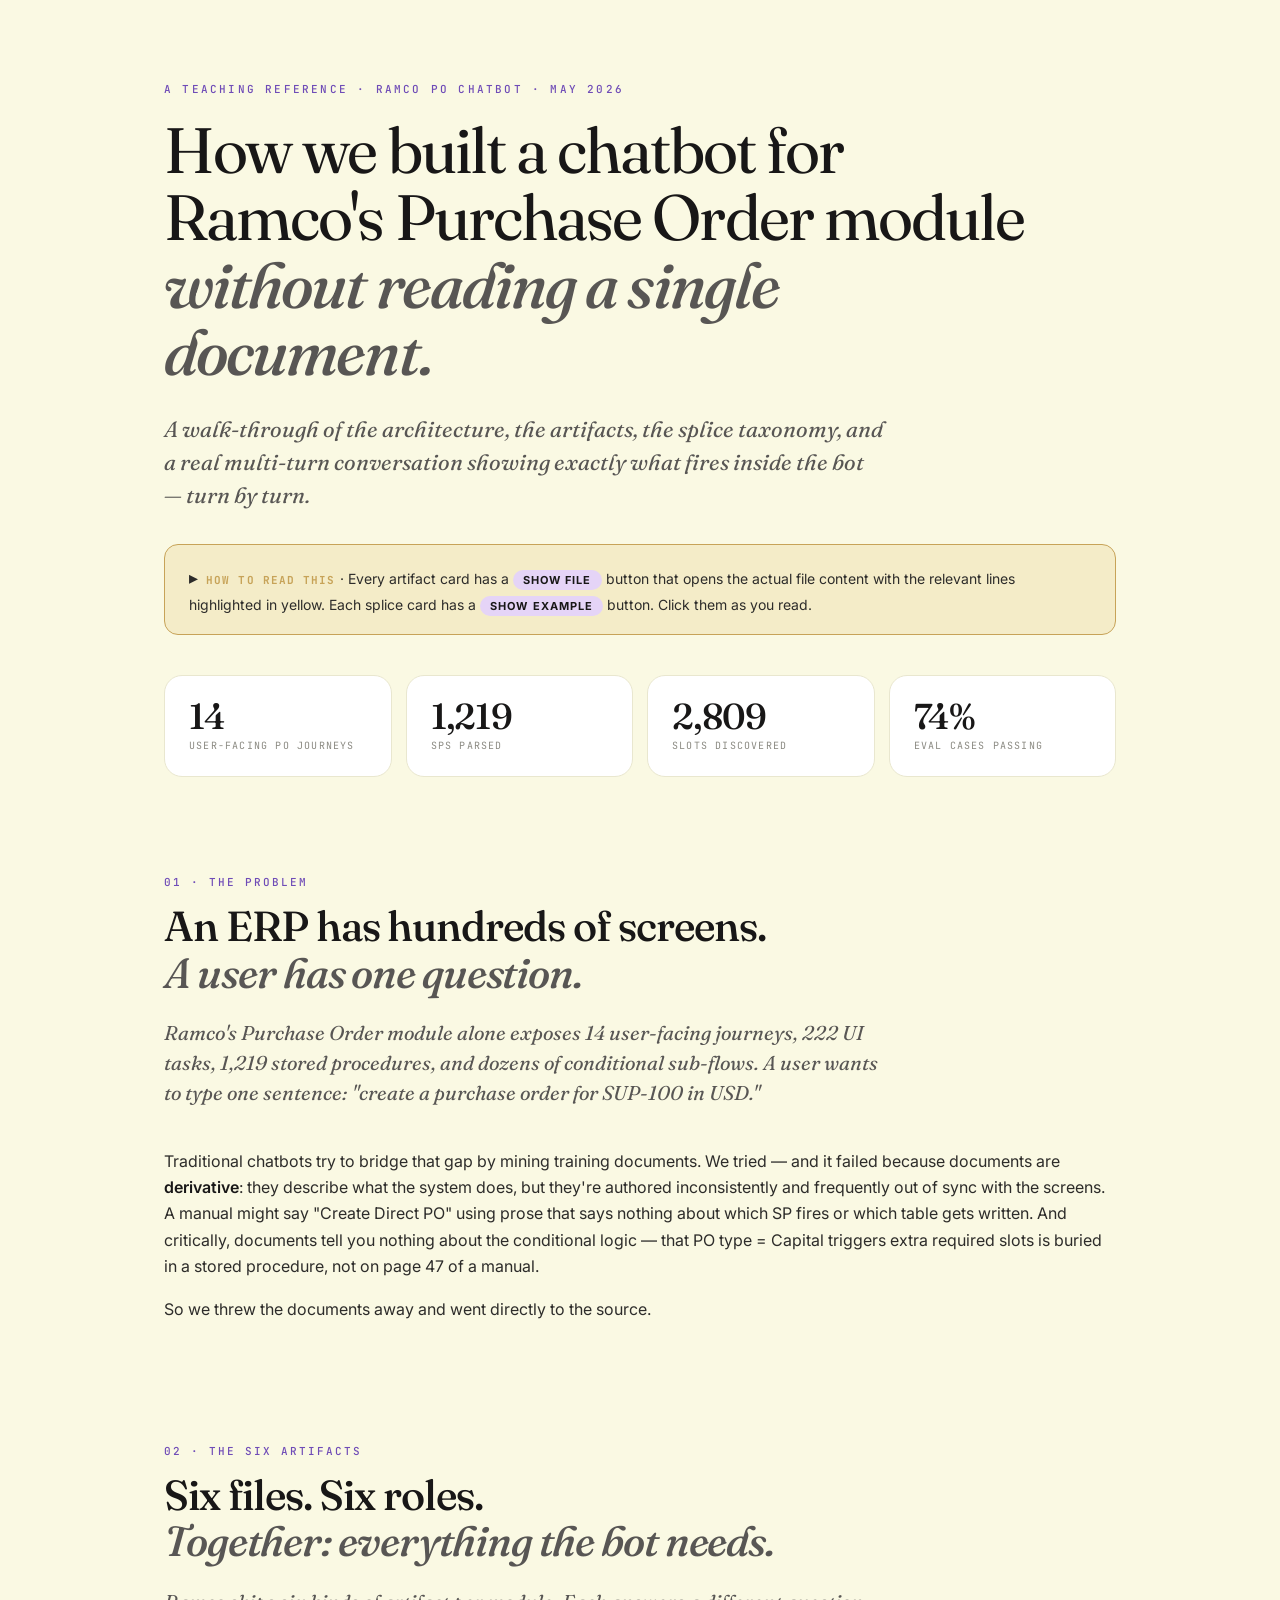
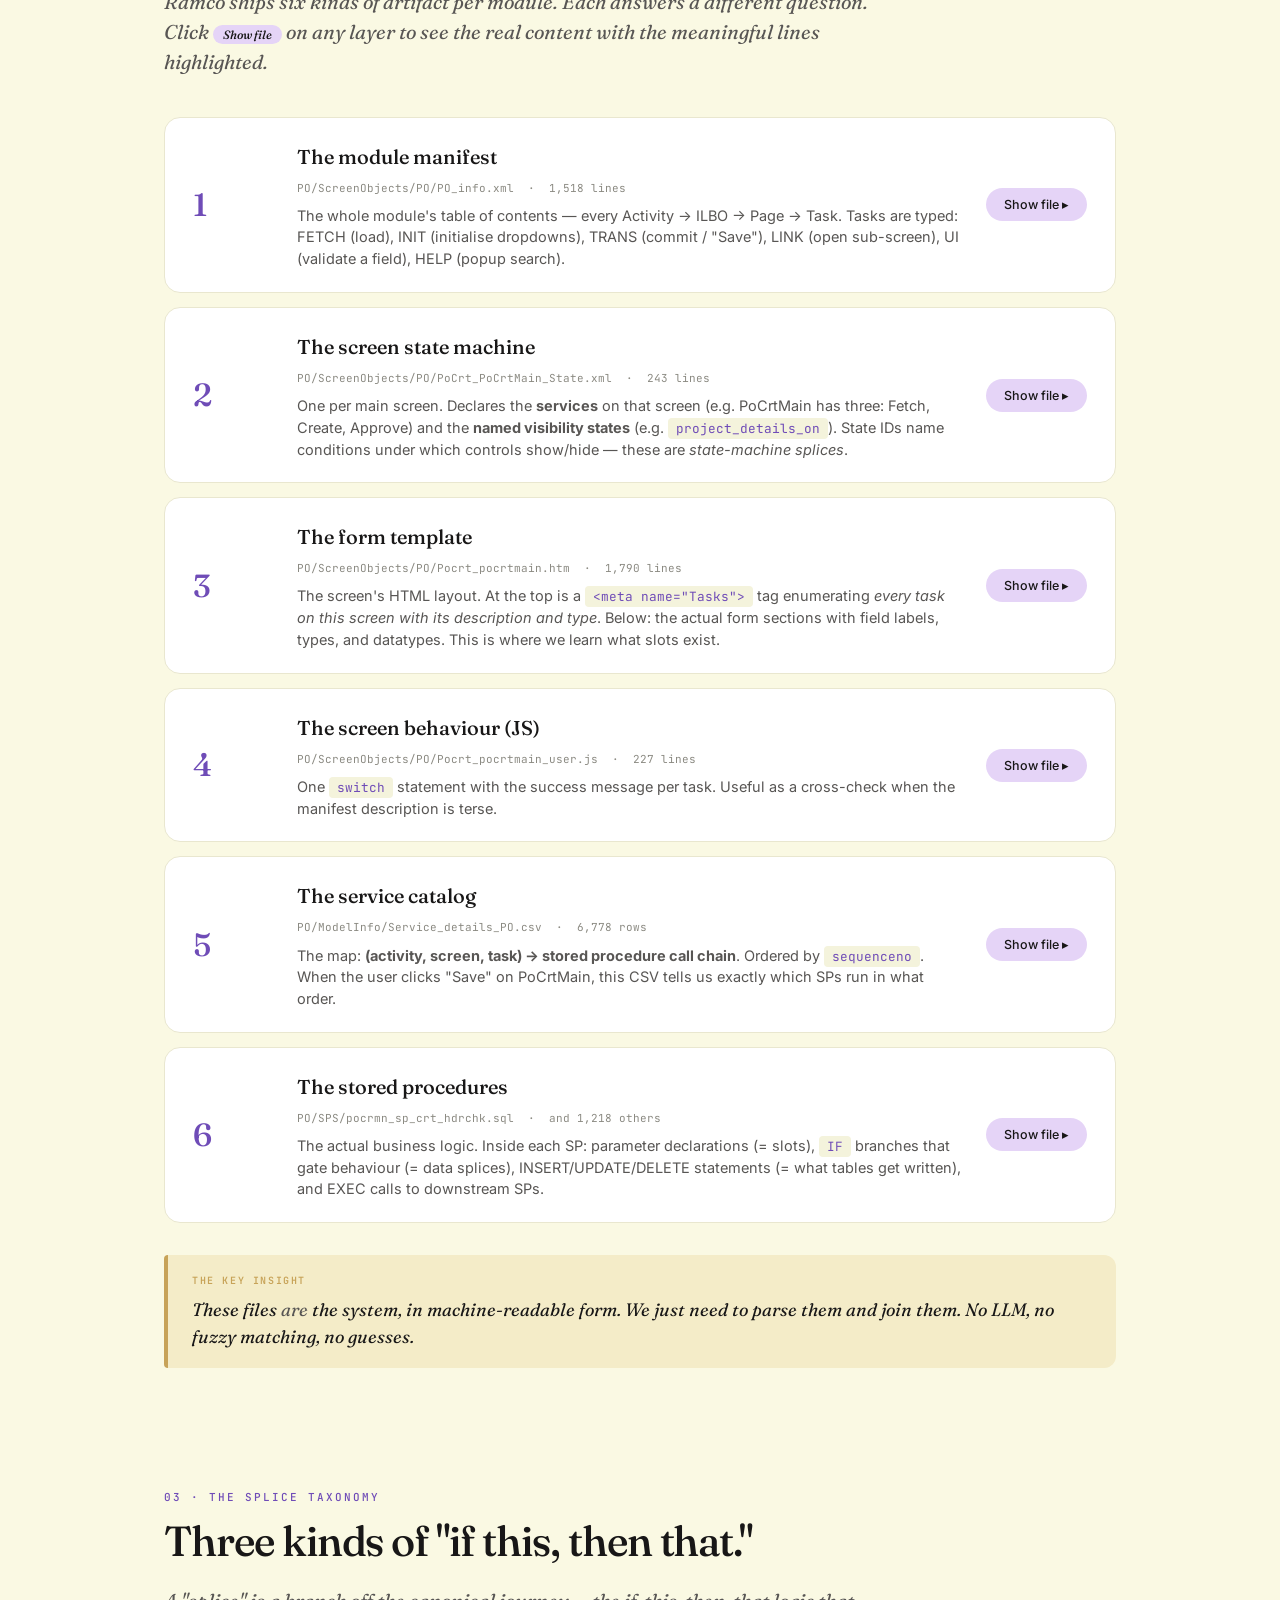
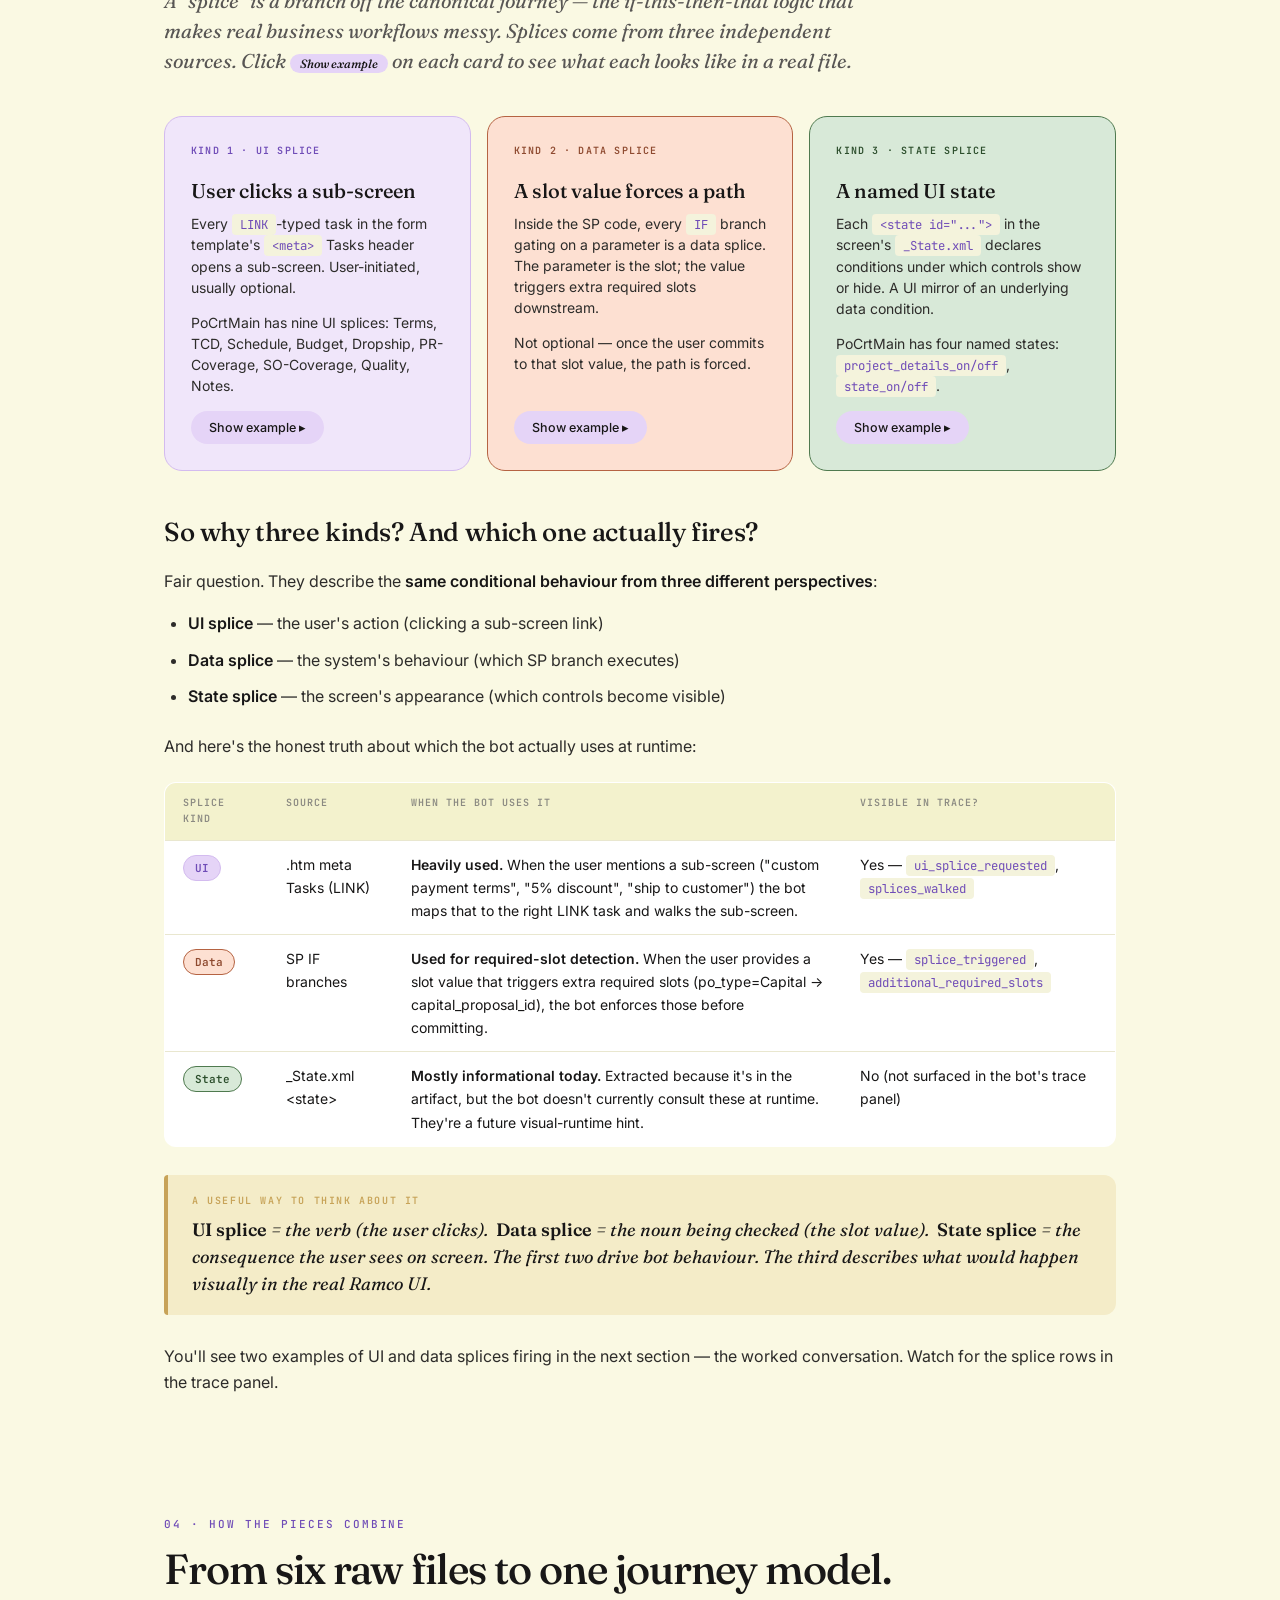
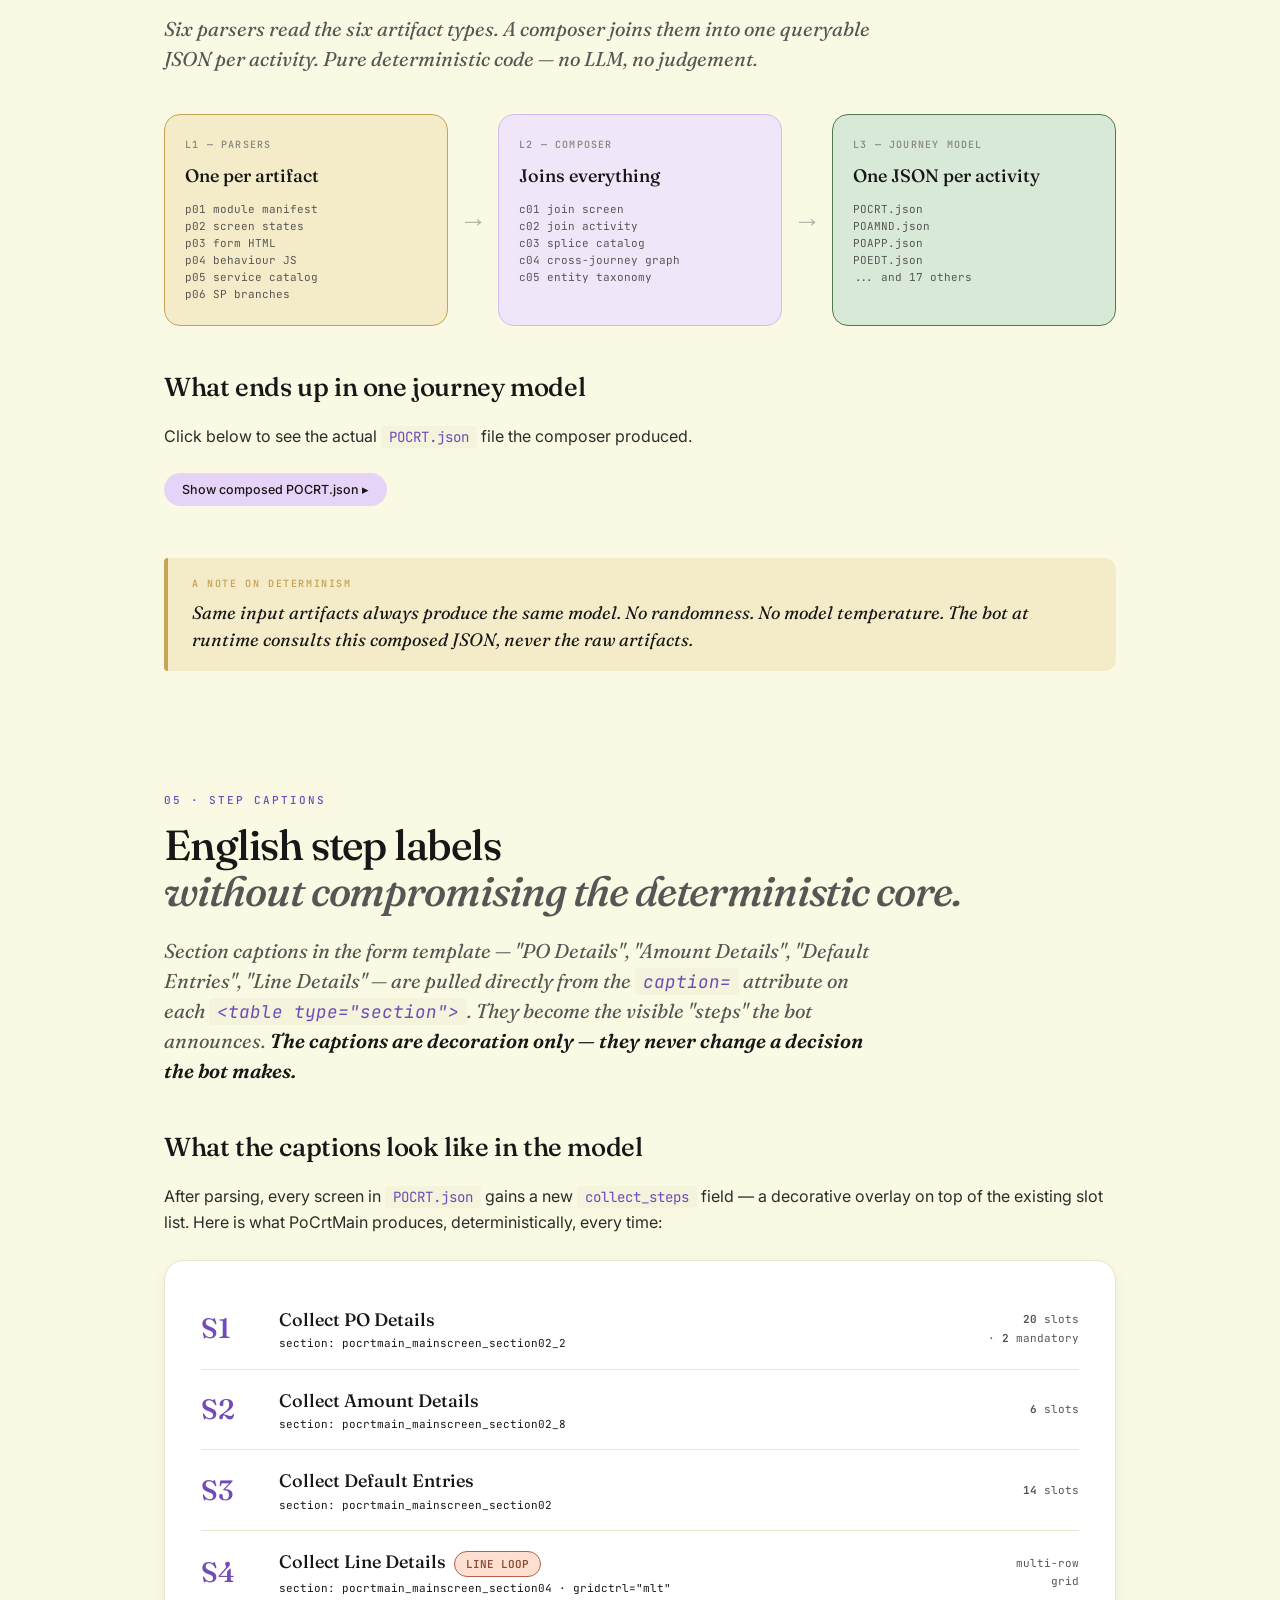
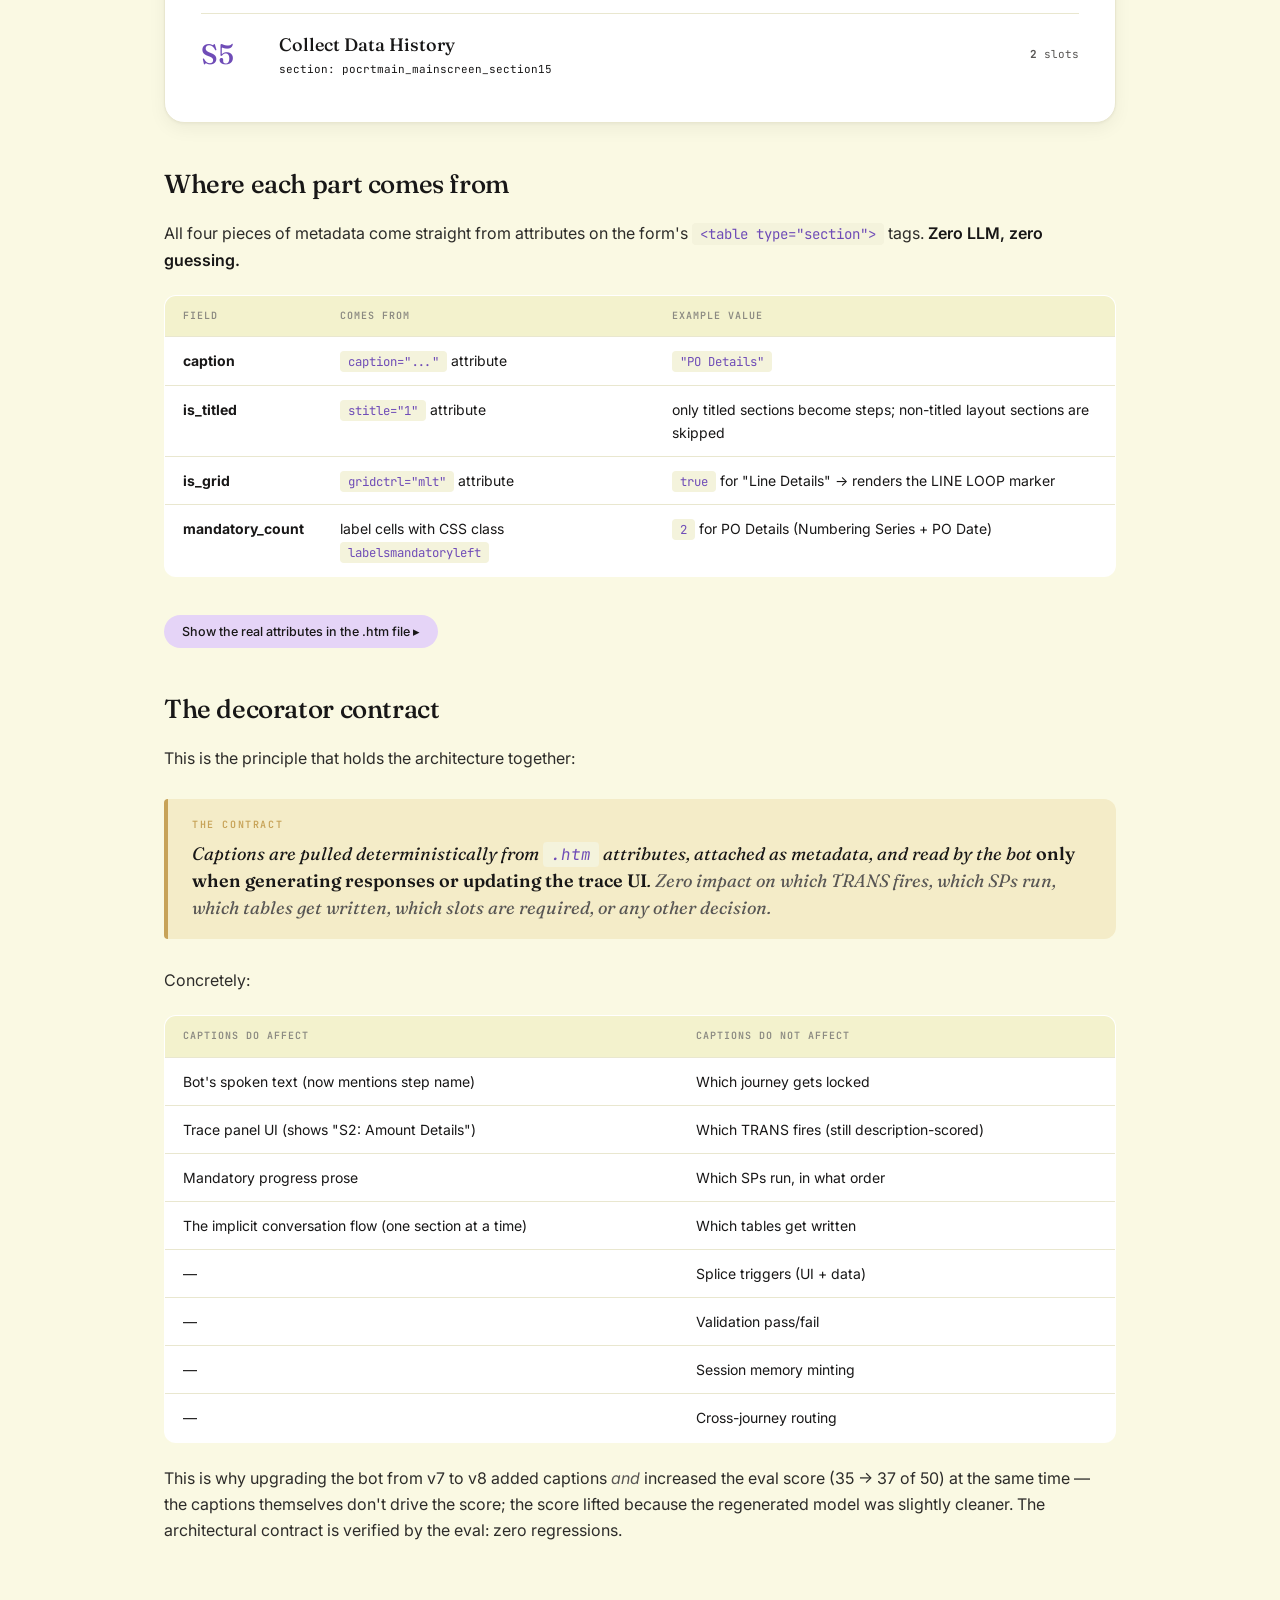
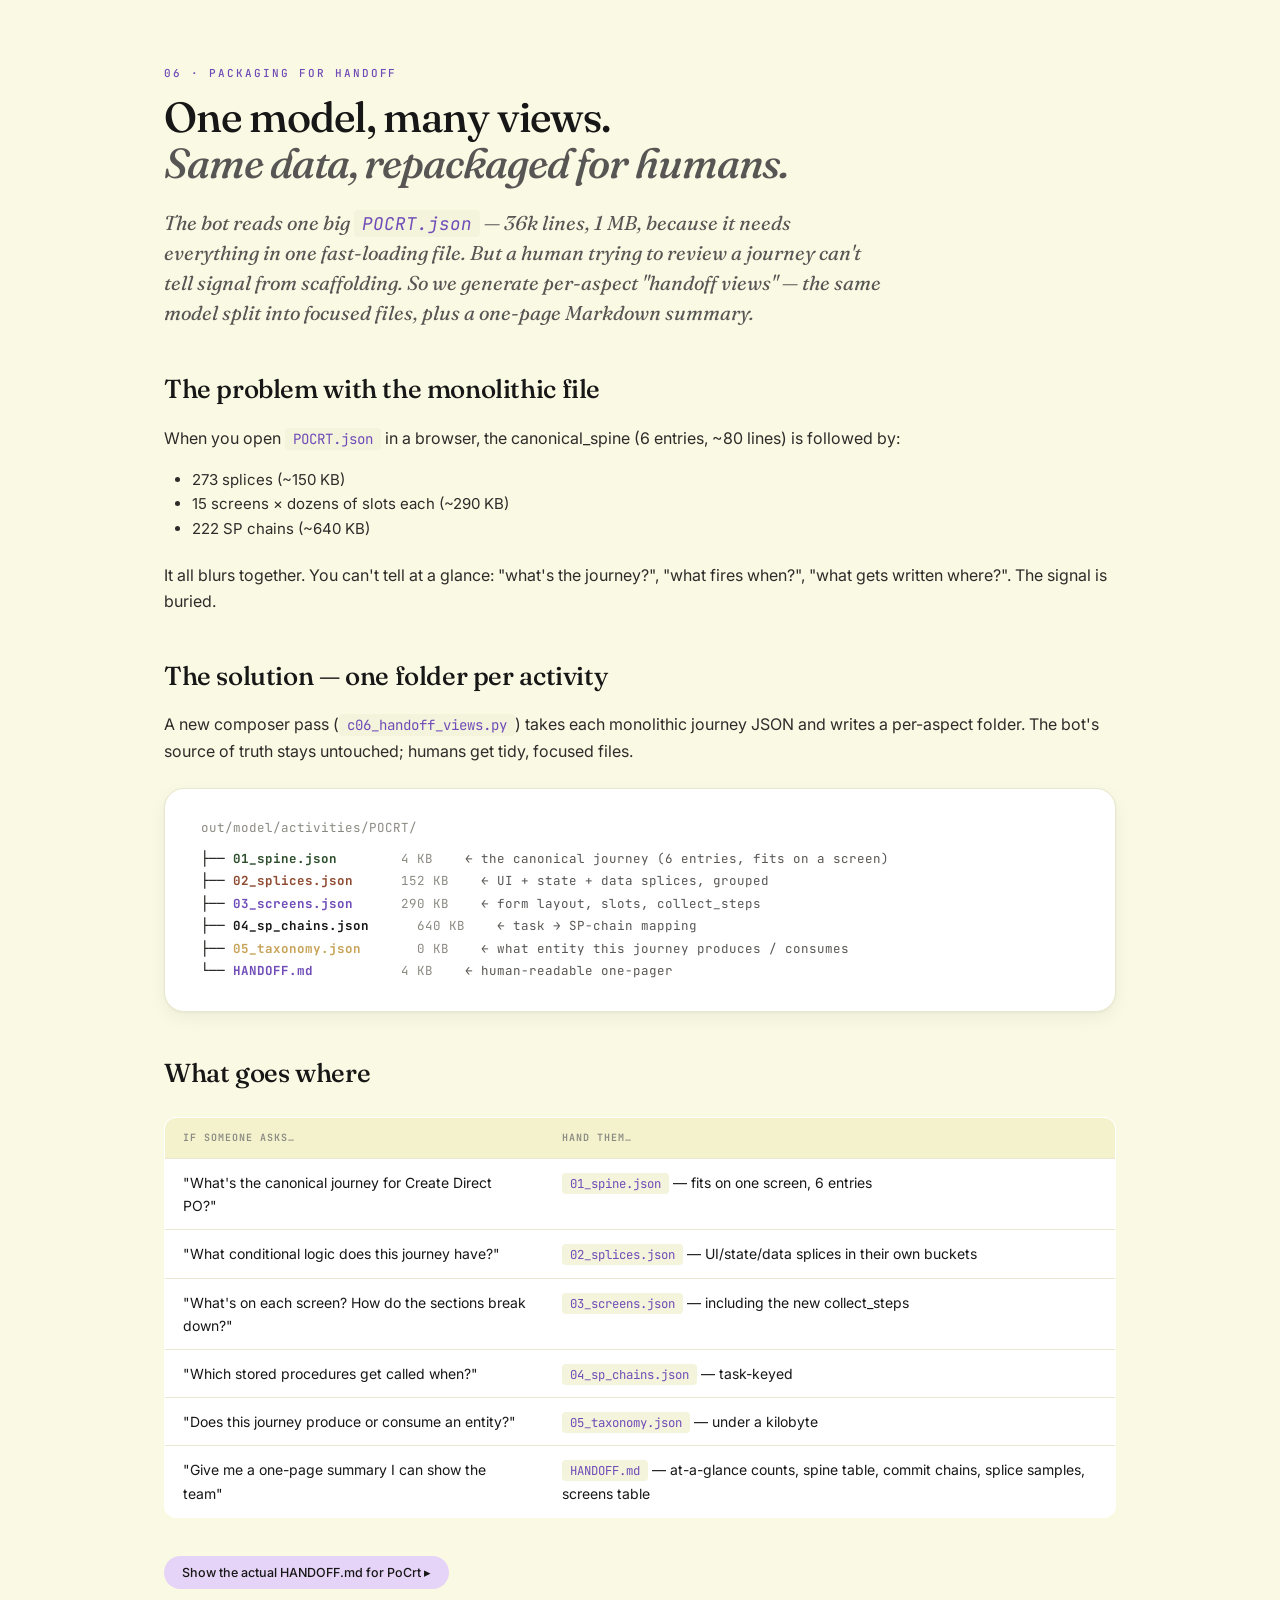
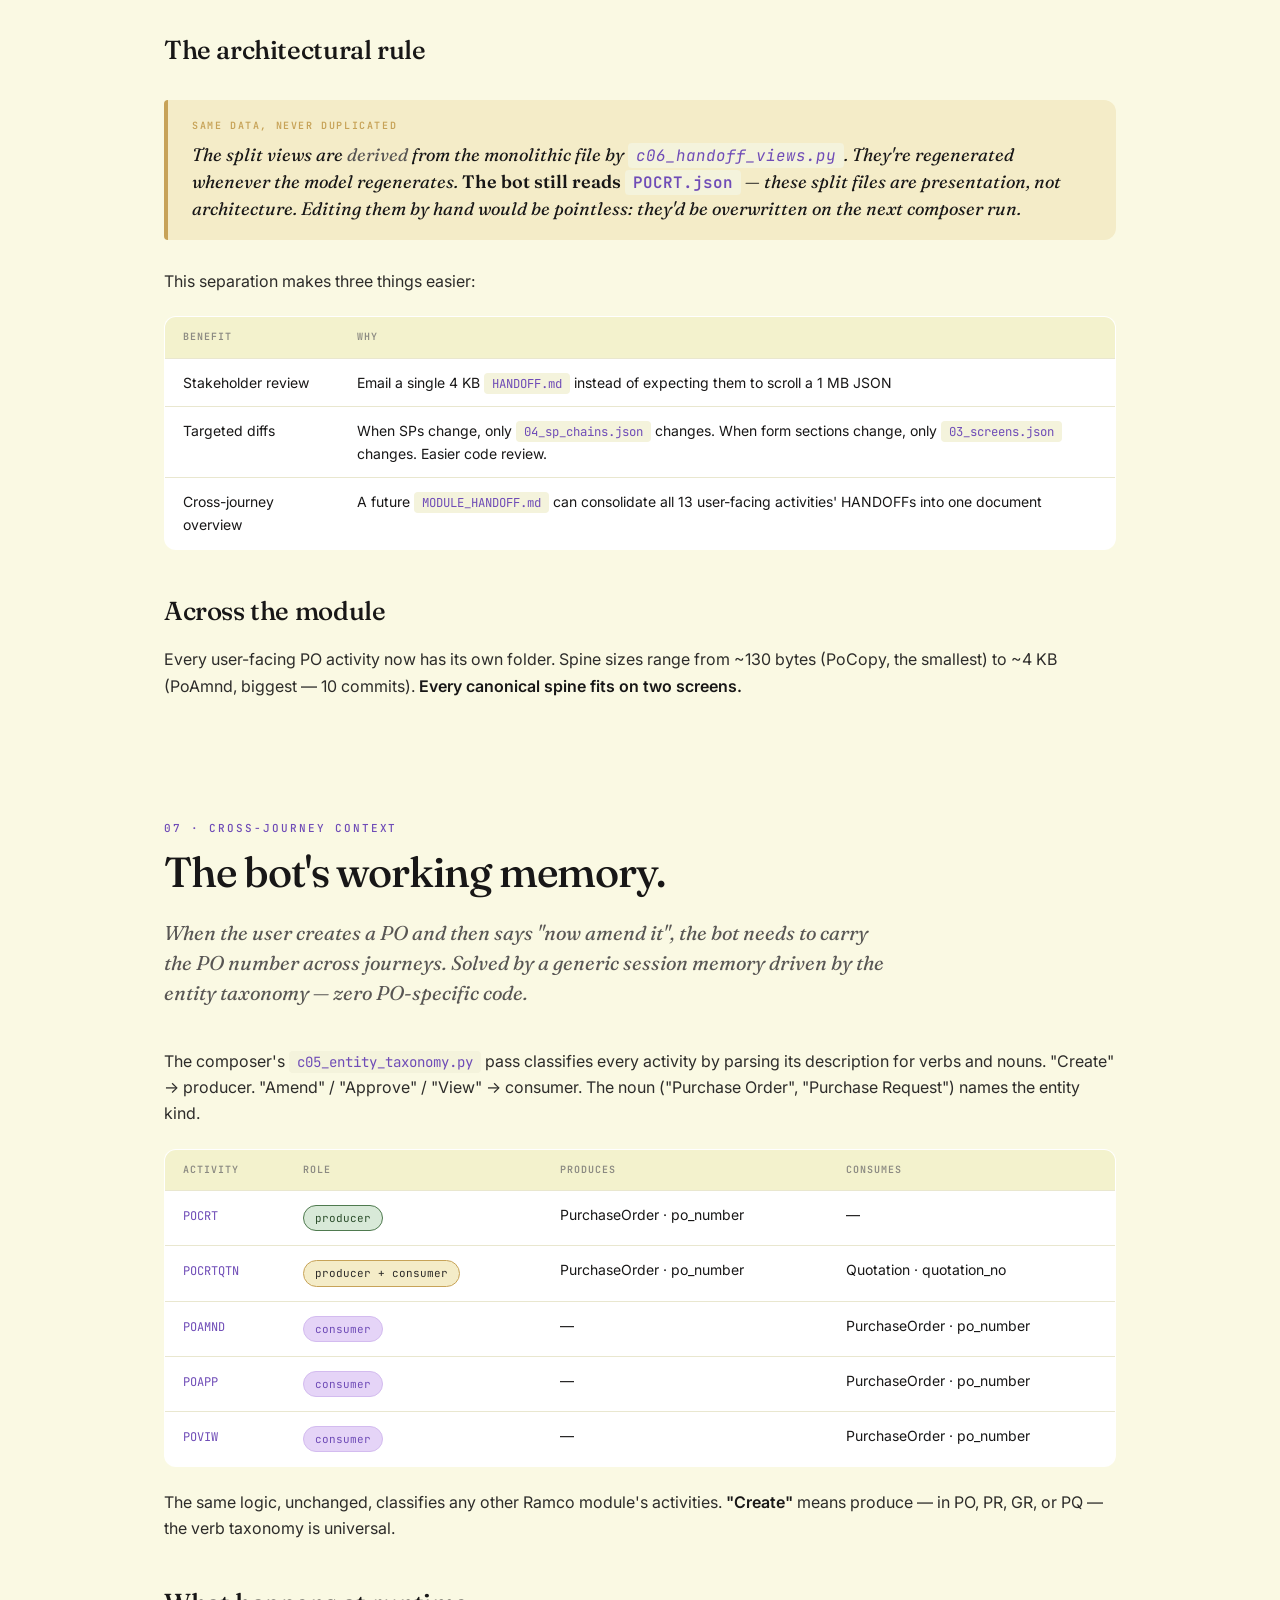
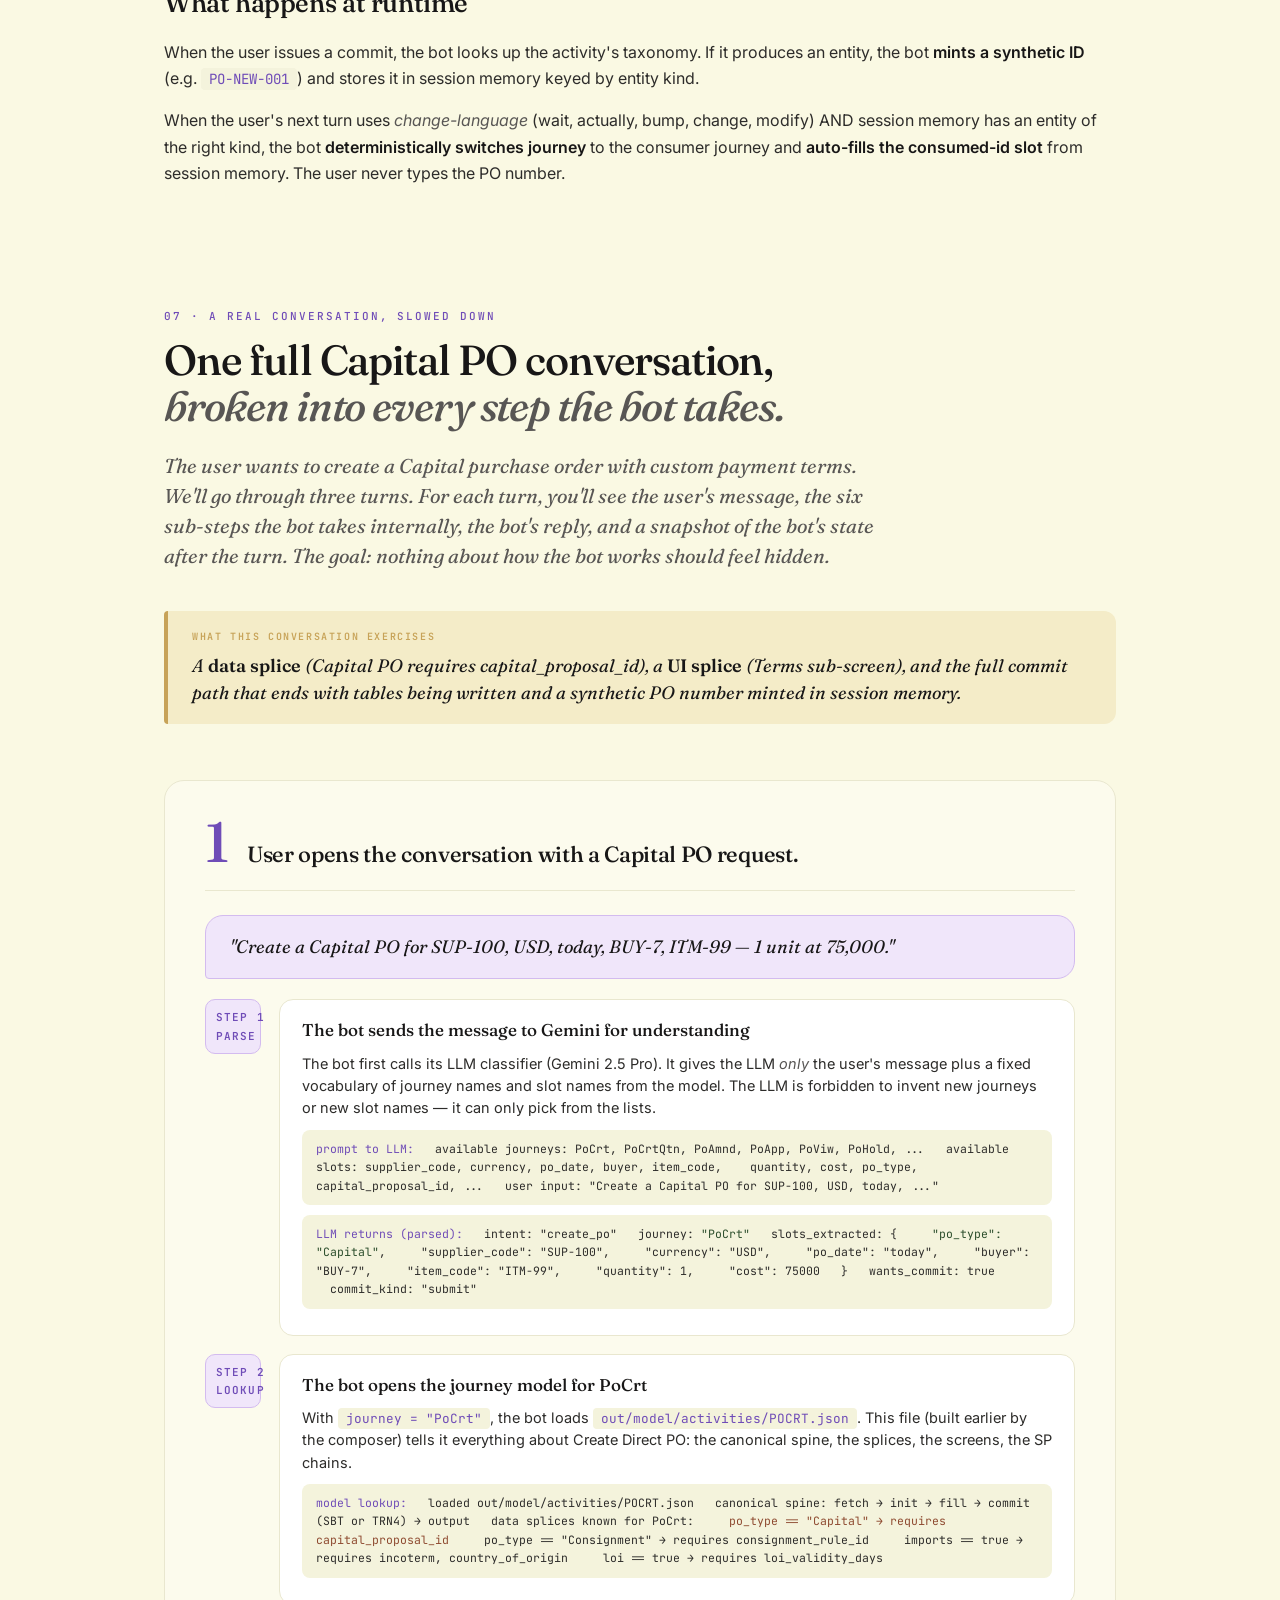
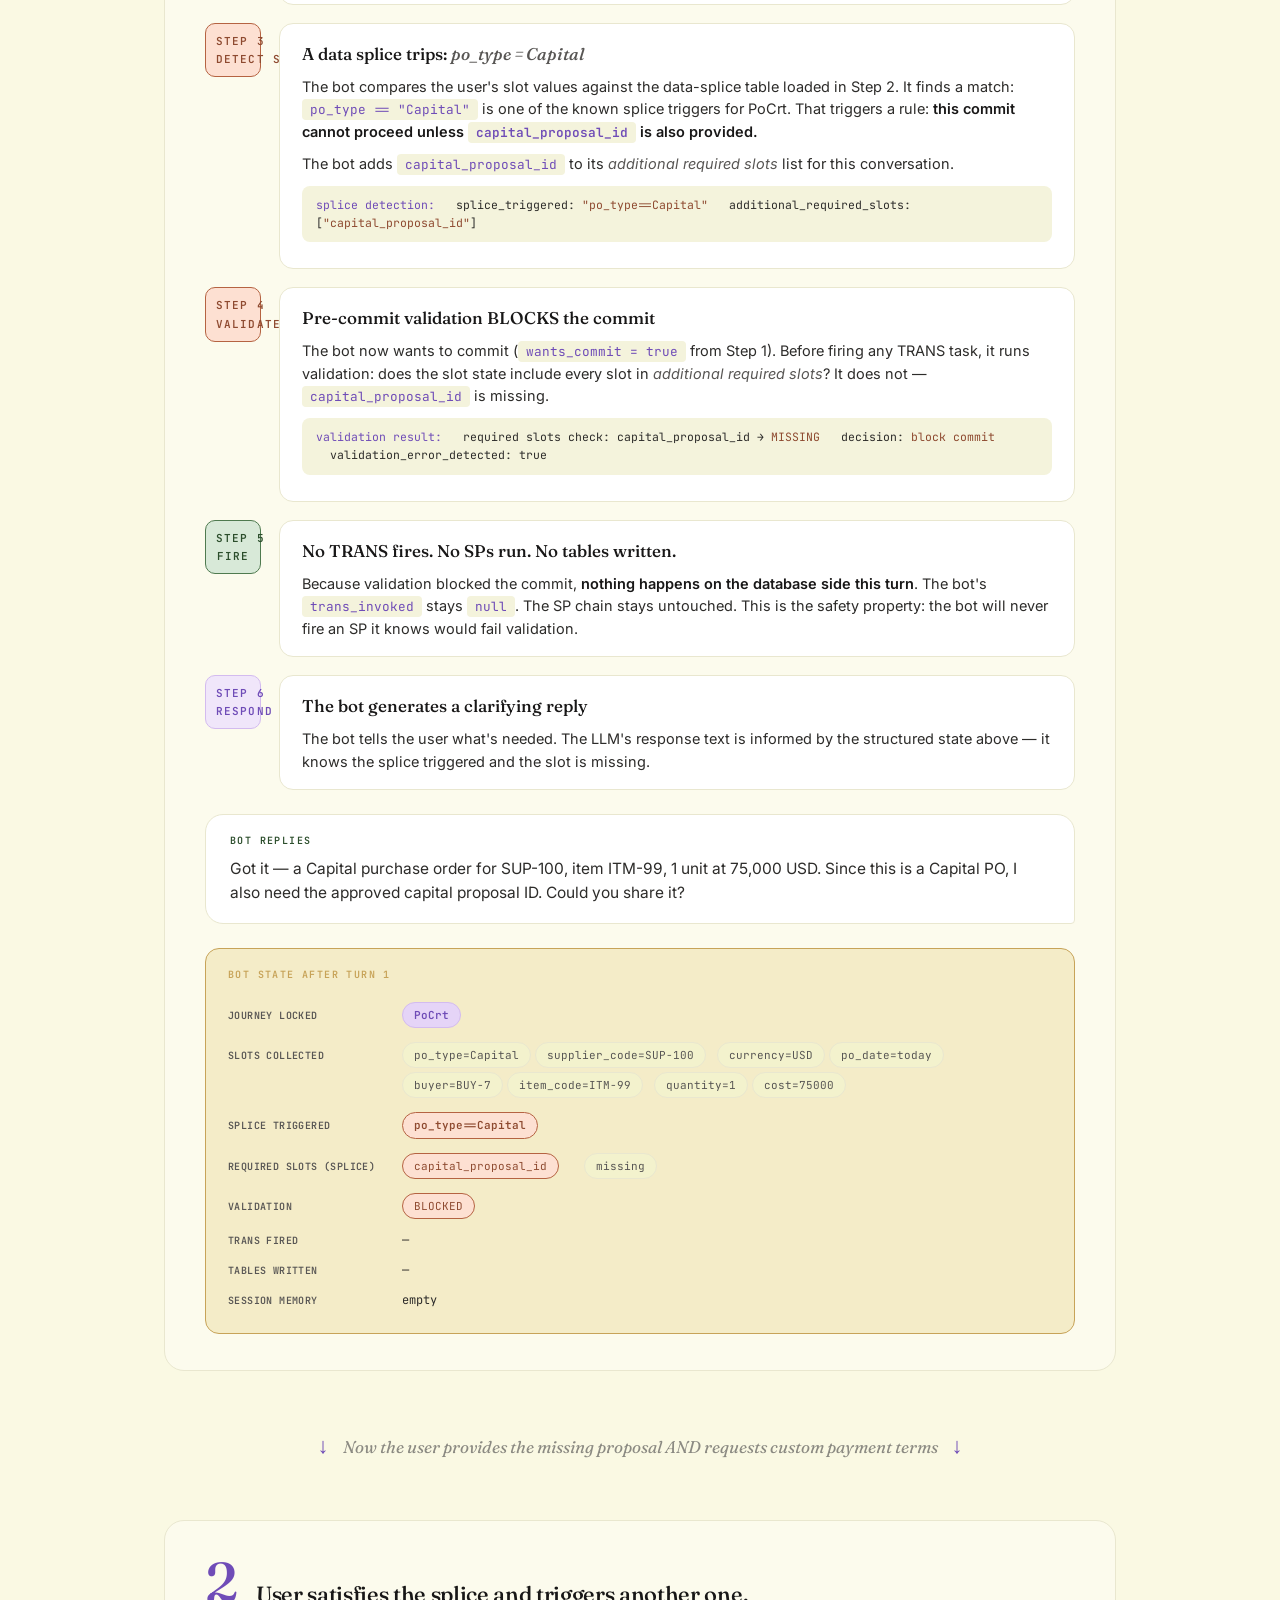
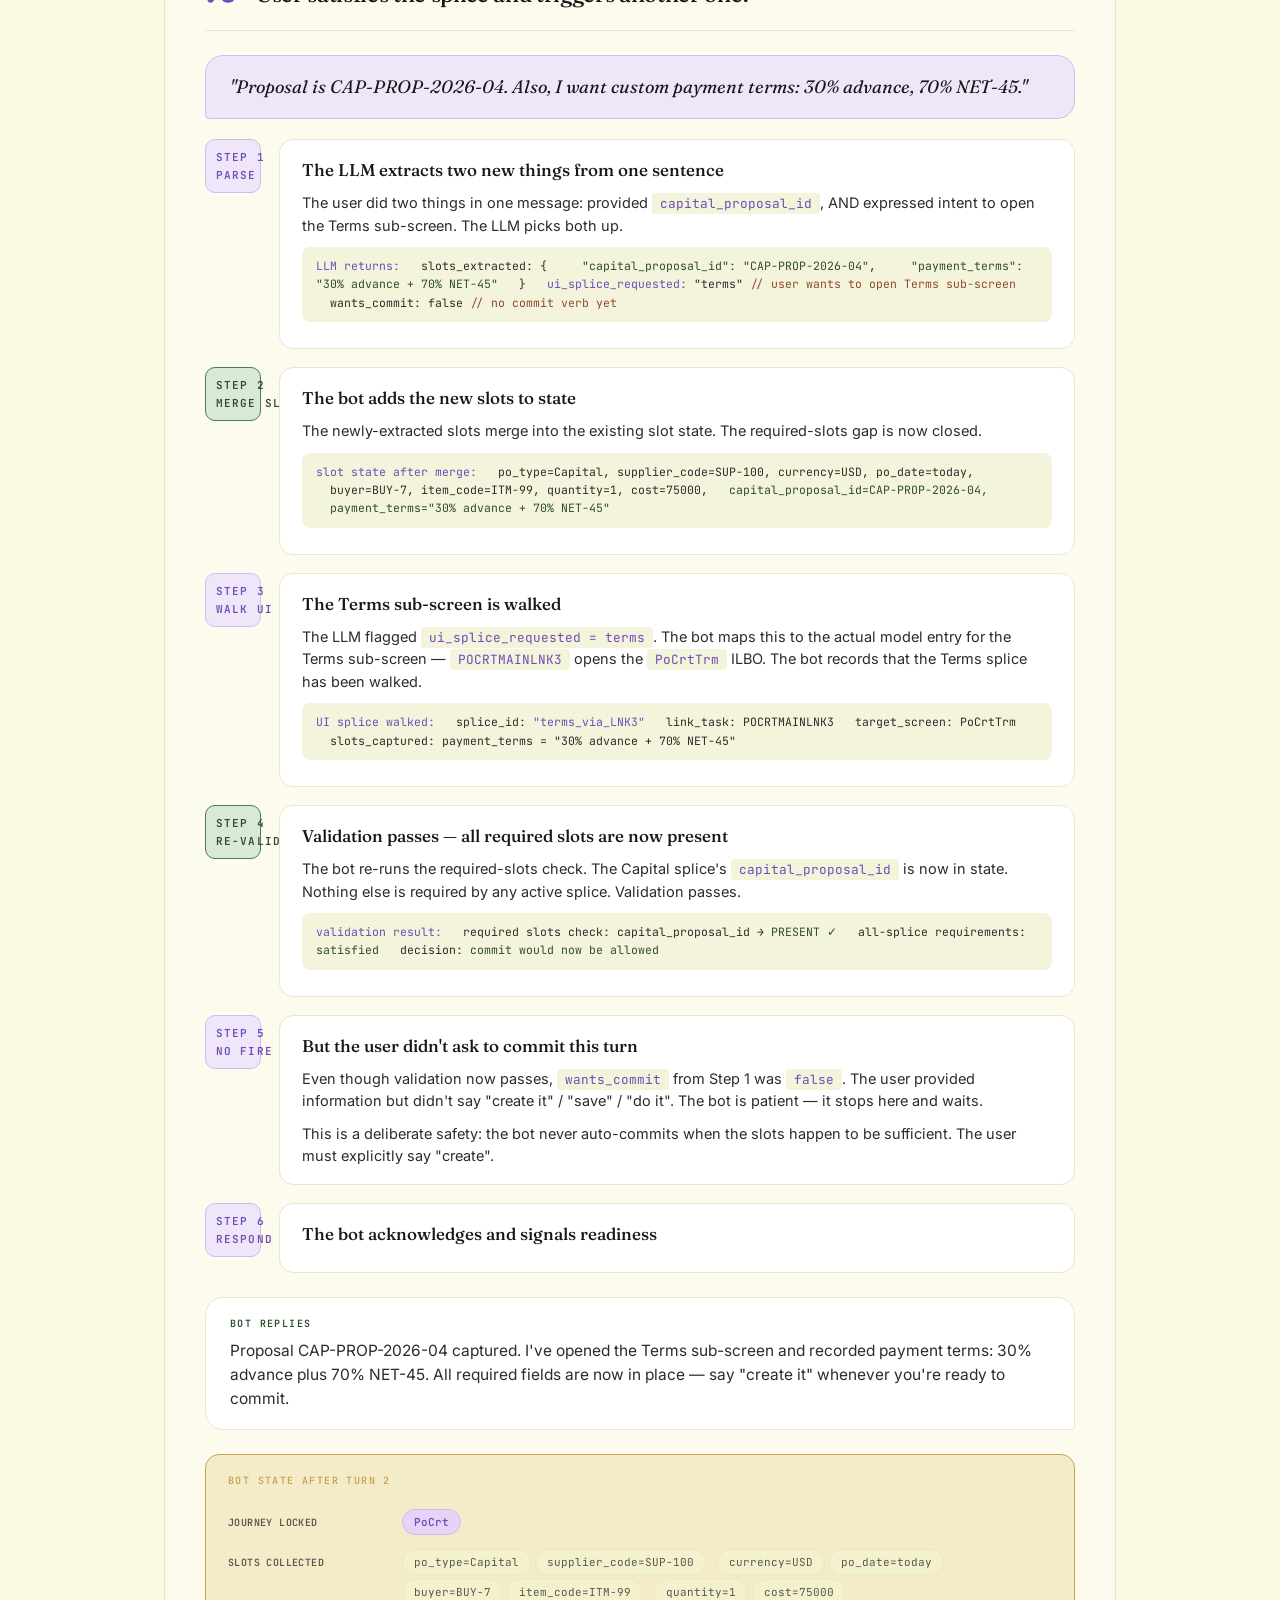
<file: docs/index.html>
<!DOCTYPE html>
<html lang="en">
<head>
<meta charset="UTF-8">
<title>How the Ramco PO chatbot actually works — a visual tutorial</title>
<meta name="viewport" content="width=device-width, initial-scale=1.0">
<link href="https://fonts.googleapis.com/css2?family=Fraunces:opsz,wght@9..144,400;9..144,500;9..144,600&family=Inter:wght@400;500;600&family=JetBrains+Mono:wght@400;500&display=swap" rel="stylesheet">
<style>
:root {
  --bg:           #faf9e3;
  --bg-soft:      #fcfbed;
  --bg-deep:      #f3f2cd;
  --surface:      #ffffff;
  --ink:          #181717;
  --ink-2:        #2d2c2a;
  --ink-3:        #585654;
  --muted:        #8b8a82;
  --muted-2:      #b5b3a7;
  --rule:         #e9e7cf;
  --rule-strong:  #d8d6bb;

  --lavender:        #e5d4f7;
  --lavender-soft:   #f0e6fa;
  --lavender-strong: #d3bbef;
  --lavender-deep:   #6f4cb7;

  --green:        #4f7a4f;
  --green-deep:   #2c4e2c;
  --green-soft:   #d8e9d8;

  --red:          #b56342;
  --red-deep:     #8e4a30;
  --red-soft:     #fde0d2;

  --gold:         #c7a358;
  --gold-soft:    #f4ecc8;

  --highlight:    #fff39c;
  --highlight-strong: #ffe366;

  --code-bg:      #f4f3dc;
  --shadow:       0 1px 3px rgba(20,20,18,0.04), 0 6px 18px rgba(20,20,18,0.05);
  --shadow-deep:  0 12px 40px rgba(20,20,18,0.16);
}

* { box-sizing: border-box; margin: 0; padding: 0; }
html, body {
  background: var(--bg);
  color: var(--ink);
  font-family: 'Inter', -apple-system, sans-serif;
  font-size: 16px;
  line-height: 1.65;
  -webkit-font-smoothing: antialiased;
}

.page {
  max-width: 1080px;
  margin: 0 auto;
  padding: 80px 64px 160px;
}

/* ── HERO ─────────────────────────────────────────────────────────────── */
header.hero { margin-bottom: 96px; }
.kicker {
  font-family: 'JetBrains Mono', monospace;
  font-size: 11px;
  letter-spacing: 0.2em;
  text-transform: uppercase;
  color: var(--lavender-deep);
  margin-bottom: 18px;
  font-weight: 500;
}
h1.hero-title {
  font-family: 'Fraunces', serif;
  font-weight: 400;
  font-size: 64px;
  line-height: 1.05;
  letter-spacing: -0.03em;
  margin-bottom: 28px;
  color: var(--ink);
  max-width: 880px;
}
h1.hero-title em { font-style: italic; font-weight: 500; color: var(--ink-3); }
.lede {
  font-family: 'Fraunces', serif;
  font-style: italic;
  font-size: 22px;
  color: var(--ink-3);
  line-height: 1.5;
  max-width: 720px;
}
.hint-banner {
  background: var(--gold-soft);
  border: 1px solid var(--gold);
  border-radius: 14px;
  padding: 18px 24px;
  margin-top: 32px;
  font-size: 14px;
  color: var(--ink-2);
}
.hint-banner b { color: var(--gold); font-family: 'JetBrains Mono', monospace; font-size: 11px; letter-spacing: 0.1em; text-transform: uppercase; }
.hint-banner span.icon { font-size: 18px; margin-right: 8px; }

.hero-stats {
  display: grid;
  grid-template-columns: repeat(4, 1fr);
  gap: 14px;
  margin-top: 40px;
}
.hero-stats .stat {
  background: var(--surface);
  border: 1px solid var(--rule);
  border-radius: 18px;
  padding: 22px 24px;
}
.hero-stats .stat .num {
  font-family: 'Fraunces', serif;
  font-size: 36px;
  font-weight: 500;
  letter-spacing: -0.02em;
  color: var(--ink);
  margin-bottom: 4px;
  line-height: 1;
}
.hero-stats .stat .lbl {
  font-family: 'JetBrains Mono', monospace;
  font-size: 10px;
  letter-spacing: 0.12em;
  text-transform: uppercase;
  color: var(--muted);
}

/* ── SECTION ──────────────────────────────────────────────────────────── */
section { margin-bottom: 120px; }
.section-num {
  font-family: 'JetBrains Mono', monospace;
  font-size: 11px;
  letter-spacing: 0.18em;
  text-transform: uppercase;
  color: var(--lavender-deep);
  font-weight: 500;
  margin-bottom: 12px;
}
h2 {
  font-family: 'Fraunces', serif;
  font-weight: 500;
  font-size: 42px;
  letter-spacing: -0.025em;
  line-height: 1.1;
  margin-bottom: 22px;
  color: var(--ink);
}
h2 em { font-style: italic; color: var(--ink-3); }
.section-lede {
  font-family: 'Fraunces', serif;
  font-style: italic;
  font-size: 20px;
  color: var(--ink-3);
  line-height: 1.5;
  max-width: 720px;
  margin-bottom: 40px;
}
h3 {
  font-family: 'Fraunces', serif;
  font-weight: 500;
  font-size: 26px;
  letter-spacing: -0.015em;
  margin: 40px 0 14px;
  color: var(--ink);
}
p { margin-bottom: 16px; font-size: 16px; color: var(--ink-2); }
strong { font-weight: 600; color: var(--ink); }
em { font-style: italic; color: var(--ink-3); }
code {
  font-family: 'JetBrains Mono', monospace;
  font-size: 0.88em;
  background: var(--code-bg);
  padding: 2px 8px;
  border-radius: 4px;
  color: var(--lavender-deep);
}

/* ── ARTIFACT STACK (with Show File buttons) ──────────────────────────── */
.stack { display: flex; flex-direction: column; gap: 14px; margin: 32px 0; }
.stack .layer {
  background: var(--surface);
  border: 1px solid var(--rule);
  border-radius: 16px;
  padding: 22px 28px;
  display: grid;
  grid-template-columns: 80px 1fr auto;
  gap: 24px;
  align-items: center;
}
.stack .layer .badge {
  font-family: 'Fraunces', serif;
  font-size: 32px;
  font-weight: 500;
  color: var(--lavender-deep);
  line-height: 1;
}
.stack .layer .head h4 {
  font-family: 'Fraunces', serif;
  font-weight: 500;
  font-size: 20px;
  color: var(--ink);
  margin-bottom: 6px;
}
.stack .layer .head .path {
  font-family: 'JetBrains Mono', monospace;
  font-size: 11px;
  color: var(--muted);
  margin-bottom: 8px;
}
.stack .layer .head p {
  font-size: 14.5px;
  color: var(--ink-3);
  margin: 0;
  line-height: 1.5;
}
.show-btn {
  padding: 9px 18px;
  border-radius: 999px;
  background: var(--lavender);
  border: none;
  color: var(--ink);
  font-family: 'Inter', sans-serif;
  font-weight: 500;
  font-size: 12.5px;
  cursor: pointer;
  white-space: nowrap;
  transition: background 0.15s;
}
.show-btn:hover { background: var(--lavender-strong); }

/* ── SPLICE CARDS with Show Example button ────────────────────────────── */
.splice-trio { display: grid; grid-template-columns: repeat(3, 1fr); gap: 16px; margin: 32px 0; }
.splice-trio .splice-card {
  background: var(--surface);
  border: 1px solid var(--rule);
  border-radius: 18px;
  padding: 26px;
  display: flex;
  flex-direction: column;
}
.splice-trio .splice-card.ui    { background: var(--lavender-soft); border-color: var(--lavender-strong); }
.splice-trio .splice-card.data  { background: var(--red-soft); border-color: var(--red); }
.splice-trio .splice-card.state { background: var(--green-soft); border-color: var(--green); }
.splice-trio h4 {
  font-family: 'Fraunces', serif;
  font-weight: 500;
  font-size: 20px;
  margin-bottom: 6px;
  color: var(--ink);
}
.splice-trio .kind-label {
  font-family: 'JetBrains Mono', monospace;
  font-size: 10px;
  letter-spacing: 0.12em;
  text-transform: uppercase;
  margin-bottom: 14px;
  font-weight: 600;
}
.splice-trio .ui    .kind-label { color: var(--lavender-deep); }
.splice-trio .data  .kind-label { color: var(--red-deep); }
.splice-trio .state .kind-label { color: var(--green-deep); }
.splice-trio p {
  font-size: 14px;
  color: var(--ink-2);
  margin-bottom: 14px;
  line-height: 1.5;
}
.splice-trio .show-btn { align-self: flex-start; margin-top: auto; }

/* ── CODE/FILE SNIPPETS ───────────────────────────────────────────────── */
pre {
  background: var(--code-bg);
  border: 1px solid var(--rule);
  border-radius: 12px;
  padding: 22px 26px;
  font-family: 'JetBrains Mono', monospace;
  font-size: 12.5px;
  line-height: 1.65;
  overflow-x: auto;
  color: var(--ink-2);
  margin: 24px 0;
  white-space: pre;
}
pre .c  { color: var(--muted); font-style: italic; }
pre .k  { color: var(--lavender-deep); font-weight: 500; }
pre .s  { color: var(--green-deep); }
pre .v  { color: var(--red-deep); }
pre .hl { background: var(--highlight); padding: 1px 3px; border-radius: 3px; }
pre .hl-strong { background: var(--highlight-strong); padding: 1px 3px; border-radius: 3px; font-weight: 600; }

/* ── PIPELINE FLOW ────────────────────────────────────────────────────── */
.pipeline {
  display: grid;
  grid-template-columns: 1fr 50px 1fr 50px 1fr;
  gap: 0;
  align-items: stretch;
  margin: 36px 0;
}
.pipeline .stage {
  background: var(--surface);
  border: 1px solid var(--rule);
  border-radius: 16px;
  padding: 22px 20px;
}
.pipeline .stage.parsers   { background: var(--gold-soft); border-color: var(--gold); }
.pipeline .stage.composer  { background: var(--lavender-soft); border-color: var(--lavender-strong); }
.pipeline .stage.model     { background: var(--green-soft); border-color: var(--green); }
.pipeline .stage .stage-label {
  font-family: 'JetBrains Mono', monospace;
  font-size: 10px;
  letter-spacing: 0.12em;
  text-transform: uppercase;
  color: var(--muted);
  margin-bottom: 8px;
  font-weight: 600;
}
.pipeline .stage h5 {
  font-family: 'Fraunces', serif;
  font-weight: 500;
  font-size: 18px;
  color: var(--ink);
  margin-bottom: 10px;
}
.pipeline .stage .body { font-family: 'JetBrains Mono', monospace; font-size: 11px; color: var(--ink-3); line-height: 1.55; }
.pipeline .arrow { display: flex; align-items: center; justify-content: center; font-family: 'Fraunces', serif; font-size: 28px; color: var(--muted-2); }

/* ── CALLOUTS ─────────────────────────────────────────────────────────── */
.callout {
  background: var(--gold-soft);
  border-left: 4px solid var(--gold);
  border-radius: 4px 12px 12px 4px;
  padding: 18px 24px;
  margin: 28px 0;
  font-family: 'Fraunces', serif;
  font-style: italic;
  font-size: 18px;
  color: var(--ink);
  line-height: 1.5;
}
.callout .callout-label {
  display: block;
  font-family: 'JetBrains Mono', monospace;
  font-style: normal;
  font-size: 10px;
  letter-spacing: 0.16em;
  text-transform: uppercase;
  color: var(--gold);
  margin-bottom: 8px;
  font-weight: 600;
}

/* ── CARDS ────────────────────────────────────────────────────────────── */
.card {
  background: var(--surface);
  border: 1px solid var(--rule);
  border-radius: 20px;
  padding: 28px 32px;
  margin: 24px 0;
  box-shadow: var(--shadow);
}
.card.tinted-yellow { background: var(--gold-soft); border-color: var(--gold); }
.card.tinted-green  { background: var(--green-soft); border-color: var(--green); }
.card.tinted-red    { background: var(--red-soft); border-color: var(--red); }
.card.tinted-lavender { background: var(--lavender-soft); border-color: var(--lavender-strong); }

/* ── CHIPS ────────────────────────────────────────────────────────────── */
.chip {
  display: inline-block;
  padding: 3px 11px;
  margin: 2px 4px 2px 0;
  border-radius: 999px;
  font-family: 'JetBrains Mono', monospace;
  font-size: 11px;
  background: var(--bg-deep);
  border: 1px solid var(--rule);
  color: var(--ink-3);
}
.chip.purple { background: var(--lavender); border-color: var(--lavender-strong); color: var(--lavender-deep); }
.chip.green  { background: var(--green-soft); border-color: var(--green); color: var(--green-deep); }
.chip.red    { background: var(--red-soft); border-color: var(--red); color: var(--red-deep); }
.chip.gold   { background: var(--gold-soft); border-color: var(--gold); color: var(--ink-2); }
.chip.bold   { font-weight: 600; }

/* ── WORKED EXAMPLE — STEP-BY-STEP DETAIL ─────────────────────────────── */
.turn-block {
  margin: 56px 0;
  background: var(--bg-soft);
  border: 1px solid var(--rule);
  border-radius: 20px;
  padding: 36px 40px;
}
.turn-block .turn-header {
  display: flex;
  align-items: baseline;
  gap: 18px;
  margin-bottom: 24px;
  padding-bottom: 18px;
  border-bottom: 1px solid var(--rule);
}
.turn-block .turn-num-big {
  font-family: 'Fraunces', serif;
  font-size: 56px;
  font-weight: 500;
  color: var(--lavender-deep);
  line-height: 0.9;
}
.turn-block .turn-title {
  font-family: 'Fraunces', serif;
  font-size: 22px;
  color: var(--ink);
  font-weight: 500;
  letter-spacing: -0.015em;
}
.user-bubble {
  background: var(--lavender-soft);
  border: 1px solid var(--lavender-strong);
  border-radius: 18px 18px 18px 4px;
  padding: 18px 24px;
  font-family: 'Fraunces', serif; font-style: italic; font-size: 18px;
  color: var(--ink); line-height: 1.45;
  margin-bottom: 20px;
}
.step {
  display: grid;
  grid-template-columns: 56px 1fr;
  gap: 18px;
  margin: 18px 0;
}
.step-num {
  font-family: 'JetBrains Mono', monospace;
  font-size: 11px;
  letter-spacing: 0.1em;
  text-transform: uppercase;
  color: var(--lavender-deep);
  font-weight: 600;
  background: var(--lavender-soft);
  border: 1px solid var(--lavender-strong);
  border-radius: 10px;
  padding: 8px 10px;
  text-align: center;
  height: fit-content;
  white-space: nowrap;
}
.step-num.green { color: var(--green-deep); background: var(--green-soft); border-color: var(--green); }
.step-num.red   { color: var(--red-deep); background: var(--red-soft); border-color: var(--red); }
.step-num.gold  { color: var(--ink); background: var(--gold-soft); border-color: var(--gold); }
.step-body {
  background: var(--surface);
  border: 1px solid var(--rule);
  border-radius: 14px;
  padding: 16px 22px;
}
.step-body h5 {
  font-family: 'Fraunces', serif;
  font-weight: 500;
  font-size: 17px;
  color: var(--ink);
  margin-bottom: 8px;
}
.step-body p {
  font-size: 14.5px;
  color: var(--ink-2);
  margin-bottom: 10px;
  line-height: 1.55;
}
.step-body p:last-child { margin-bottom: 0; }
.step-body .meta-box {
  background: var(--code-bg);
  border-radius: 8px;
  padding: 10px 14px;
  font-family: 'JetBrains Mono', monospace;
  font-size: 11.5px;
  color: var(--ink-2);
  margin: 10px 0;
  line-height: 1.6;
}
.step-body .meta-box .k { color: var(--lavender-deep); }
.step-body .meta-box .ok  { color: var(--green-deep); }
.step-body .meta-box .bad { color: var(--red-deep); }

.state-snapshot {
  background: var(--gold-soft);
  border: 1px solid var(--gold);
  border-radius: 14px;
  padding: 18px 22px;
  margin-top: 24px;
}
.state-snapshot .state-label {
  font-family: 'JetBrains Mono', monospace;
  font-size: 10px;
  letter-spacing: 0.14em;
  text-transform: uppercase;
  color: var(--gold);
  font-weight: 600;
  margin-bottom: 12px;
}
.state-snapshot .state-row {
  display: grid;
  grid-template-columns: 160px 1fr;
  gap: 14px;
  padding: 5px 0;
  font-family: 'JetBrains Mono', monospace;
  font-size: 12px;
  align-items: baseline;
}
.state-snapshot .state-row .label {
  color: var(--ink-3);
  letter-spacing: 0.04em;
  text-transform: uppercase;
  font-size: 10px;
  font-weight: 600;
}
.state-snapshot .state-row .value {
  color: var(--ink-2);
}

.between-turns {
  text-align: center;
  margin: 32px 0;
  font-family: 'Fraunces', serif;
  font-style: italic;
  font-size: 17px;
  color: var(--muted);
}
.between-turns .arrow { font-size: 22px; color: var(--lavender-deep); margin: 0 14px; }

.bot-reply-bubble {
  background: var(--surface);
  border: 1px solid var(--rule);
  border-radius: 18px 18px 4px 18px;
  padding: 18px 24px;
  font-size: 15.5px;
  color: var(--ink-2);
  line-height: 1.55;
  margin-top: 24px;
}
.bot-reply-bubble .reply-label {
  font-family: 'JetBrains Mono', monospace;
  font-size: 10px;
  letter-spacing: 0.14em;
  text-transform: uppercase;
  color: var(--green-deep);
  margin-bottom: 8px;
  font-weight: 600;
}

.convo-turn { margin: 36px 0; display: grid; grid-template-columns: 60px 1fr; gap: 22px; }
.convo-turn .turn-num {
  font-family: 'Fraunces', serif;
  font-size: 44px; font-weight: 500;
  color: var(--lavender-deep);
  line-height: 1; text-align: right;
}
.user-msg {
  background: var(--lavender-soft);
  border: 1px solid var(--lavender-strong);
  border-radius: 16px 16px 16px 4px;
  padding: 14px 20px;
  font-family: 'Fraunces', serif; font-style: italic; font-size: 17px;
  color: var(--ink); margin-bottom: 14px; line-height: 1.45;
}
.bot-msg {
  background: var(--bg-soft);
  border: 1px solid var(--rule);
  border-radius: 16px 16px 4px 16px;
  padding: 14px 20px;
  font-size: 15px; color: var(--ink-2); margin-bottom: 14px; line-height: 1.5;
}
.bot-internal {
  background: var(--surface);
  border: 1px solid var(--rule);
  border-radius: 16px;
  padding: 22px 26px;
  margin-top: 4px;
}
.bot-internal .internal-label {
  font-family: 'JetBrains Mono', monospace;
  font-size: 10px; letter-spacing: 0.12em; text-transform: uppercase;
  color: var(--muted); margin-bottom: 14px; font-weight: 600;
}
.internal-row {
  display: grid; grid-template-columns: 130px 1fr; gap: 14px;
  padding: 6px 0; border-top: 1px dashed var(--rule);
  align-items: baseline; font-family: 'JetBrains Mono', monospace; font-size: 12px;
}
.internal-row:first-child { border-top: none; }
.internal-row .k { color: var(--muted); letter-spacing: 0.04em; text-transform: uppercase; font-size: 10px; font-weight: 500; }
.internal-row .v { color: var(--ink-2); word-break: break-word; }

.fired-trans {
  background: var(--red-soft);
  border: 1px solid var(--red);
  border-radius: 12px;
  padding: 16px 20px;
  margin: 14px 0 4px;
}
.fired-trans .fired-head {
  font-family: 'JetBrains Mono', monospace;
  font-size: 11px; font-weight: 600;
  color: var(--red-deep);
  margin-bottom: 10px; letter-spacing: 0.06em;
}
.fired-trans .sp-list { font-family: 'JetBrains Mono', monospace; font-size: 11px; color: var(--ink-2); }
.fired-trans .sp-list .sp { color: var(--red-deep); margin-right: 12px; }
.fired-trans.read { background: var(--green-soft); border-color: var(--green); }
.fired-trans.read .fired-head { color: var(--green-deep); }

/* ── TABLE ────────────────────────────────────────────────────────────── */
table {
  width: 100%; border-collapse: collapse; margin: 22px 0; font-size: 14px;
  background: var(--surface); border-radius: 12px; overflow: hidden; border: 1px solid var(--rule);
}
table th, table td {
  text-align: left; padding: 12px 18px;
  border-bottom: 1px solid var(--rule); vertical-align: top;
}
table th {
  background: var(--bg-deep);
  font-family: 'JetBrains Mono', monospace; font-size: 10px; letter-spacing: 0.1em; text-transform: uppercase;
  color: var(--muted); font-weight: 600;
}
table tr:last-child td { border-bottom: none; }
table td .mono { font-family: 'JetBrains Mono', monospace; font-size: 12px; color: var(--lavender-deep); }

/* ── FILE-VIEWER POPUP ────────────────────────────────────────────────── */
.popup-backdrop {
  display: none; position: fixed; inset: 0;
  background: rgba(20, 20, 18, 0.45);
  z-index: 100; justify-content: center; align-items: center;
  padding: 40px;
  backdrop-filter: blur(6px);
}
.popup-backdrop.open { display: flex; }
.popup {
  background: var(--bg);
  border-radius: 18px;
  max-width: 1040px;
  width: 100%; max-height: 90vh;
  display: flex; flex-direction: column;
  box-shadow: var(--shadow-deep);
  overflow: hidden;
}
.popup-header {
  padding: 22px 32px;
  border-bottom: 1px solid var(--rule);
  display: flex; justify-content: space-between; align-items: center;
  background: var(--bg-soft);
}
.popup-header .titles { flex: 1; }
.popup-header h2 {
  font-family: 'Fraunces', serif; font-weight: 500; font-size: 22px;
  letter-spacing: -0.015em; color: var(--ink); margin-bottom: 4px;
}
.popup-header .file-path {
  font-family: 'JetBrains Mono', monospace; font-size: 11px;
  color: var(--lavender-deep); letter-spacing: 0.04em;
}
.popup-close {
  background: transparent; border: none; font-size: 30px;
  color: var(--muted); cursor: pointer; line-height: 1;
  padding: 4px 12px; border-radius: 999px; transition: background 0.15s;
}
.popup-close:hover { background: var(--bg-deep); color: var(--ink); }

.popup-body {
  padding: 0;
  overflow-y: auto; flex: 1;
}
.popup-explanation {
  padding: 20px 32px;
  background: var(--gold-soft);
  border-bottom: 1px solid var(--gold);
  font-family: 'Fraunces', serif;
  font-style: italic;
  font-size: 16px;
  color: var(--ink-2);
  line-height: 1.55;
}
.popup-explanation .icon { font-size: 18px; margin-right: 8px; }
.popup-explanation b { font-style: normal; font-weight: 600; color: var(--ink); font-family: 'Inter', sans-serif; font-size: 14px; letter-spacing: 0.05em; text-transform: uppercase; }

.file-snippet {
  background: var(--code-bg);
  font-family: 'JetBrains Mono', monospace;
  font-size: 12.5px;
  line-height: 1.7;
  overflow-x: auto;
  padding: 24px 32px;
  color: var(--ink-2);
  white-space: pre;
}
.file-snippet .ln {
  display: inline-block; width: 32px;
  color: var(--muted-2); text-align: right;
  margin-right: 14px; user-select: none;
}
.file-snippet .line { display: block; padding: 1px 0; }
.file-snippet .line.hl {
  background: var(--highlight);
  margin: 0 -32px; padding: 1px 32px;
}
.file-snippet .line.hl-strong {
  background: var(--highlight-strong);
  margin: 0 -32px; padding: 1px 32px;
  font-weight: 500;
}
.file-snippet .k { color: var(--lavender-deep); font-weight: 500; }
.file-snippet .s { color: var(--green-deep); }
.file-snippet .v { color: var(--red-deep); }
.file-snippet .c { color: var(--muted); font-style: italic; }

.popup-annotations {
  padding: 24px 32px;
  border-top: 1px solid var(--rule);
  background: var(--bg-soft);
}
.popup-annotations .ann-label {
  font-family: 'JetBrains Mono', monospace;
  font-size: 10px;
  letter-spacing: 0.14em;
  text-transform: uppercase;
  color: var(--gold);
  margin-bottom: 10px;
  font-weight: 600;
}
.popup-annotations .ann {
  margin-bottom: 12px;
  padding: 12px 16px;
  background: var(--surface);
  border-radius: 10px;
  border-left: 3px solid var(--gold);
  font-size: 14px;
  color: var(--ink-2);
  line-height: 1.5;
}
.popup-annotations .ann .ann-pointer {
  font-family: 'JetBrains Mono', monospace;
  font-size: 11px;
  color: var(--gold);
  font-weight: 600;
  margin-right: 8px;
}

footer {
  margin-top: 120px;
  padding-top: 40px;
  border-top: 1px solid var(--rule);
  text-align: center;
  font-family: 'JetBrains Mono', monospace;
  font-size: 11px;
  color: var(--muted);
  line-height: 1.6;
}
</style>
</head>
<body>

<div class="page">

<!-- ════════════════════════════ HERO ════════════════════════════ -->
<header class="hero">
  <div class="kicker">A teaching reference · Ramco PO chatbot · May 2026</div>
  <h1 class="hero-title">How we built a chatbot for Ramco's Purchase Order module<br><em>without reading a single document.</em></h1>
  <p class="lede">A walk-through of the architecture, the artifacts, the splice taxonomy, and a real multi-turn conversation showing exactly what fires inside the bot — turn by turn.</p>

  <div class="hint-banner">
    <span class="icon">▸</span><b>How to read this</b> · Every artifact card has a <b style="background:var(--lavender); color:var(--ink); padding:3px 10px; border-radius:999px; font-family:'Inter',sans-serif; font-size:11px;">Show file</b> button that opens the actual file content with the relevant lines highlighted in yellow. Each splice card has a <b style="background:var(--lavender); color:var(--ink); padding:3px 10px; border-radius:999px; font-family:'Inter',sans-serif; font-size:11px;">Show example</b> button. Click them as you read.
  </div>

  <div class="hero-stats">
    <div class="stat"><div class="num">14</div><div class="lbl">user-facing PO journeys</div></div>
    <div class="stat"><div class="num">1,219</div><div class="lbl">SPs parsed</div></div>
    <div class="stat"><div class="num">2,809</div><div class="lbl">slots discovered</div></div>
    <div class="stat"><div class="num">74%</div><div class="lbl">eval cases passing</div></div>
  </div>
</header>


<!-- ════════════════════════════ 1. PROBLEM ════════════════════════════ -->
<section>
  <div class="section-num">01 · The problem</div>
  <h2>An ERP has hundreds of screens.<br><em>A user has one question.</em></h2>
  <p class="section-lede">Ramco's Purchase Order module alone exposes 14 user-facing journeys, 222 UI tasks, 1,219 stored procedures, and dozens of conditional sub-flows. A user wants to type one sentence: <em>"create a purchase order for SUP-100 in USD."</em></p>

  <p>Traditional chatbots try to bridge that gap by mining training documents. We tried — and it failed because documents are <strong>derivative</strong>: they describe what the system does, but they're authored inconsistently and frequently out of sync with the screens. A manual might say "Create Direct PO" using prose that says nothing about which SP fires or which table gets written. And critically, documents tell you nothing about the conditional logic — that PO type = Capital triggers extra required slots is buried in a stored procedure, not on page 47 of a manual.</p>

  <p>So we threw the documents away and went directly to the source.</p>
</section>


<!-- ════════════════════════════ 2. SIX ARTIFACTS ════════════════════════════ -->
<section>
  <div class="section-num">02 · The six artifacts</div>
  <h2>Six files. Six roles.<br><em>Together: everything the bot needs.</em></h2>
  <p class="section-lede">Ramco ships six kinds of artifact per module. Each answers a different question. Click <b style="background:var(--lavender); color:var(--ink); padding:2px 10px; border-radius:999px; font-size:12px; font-weight:500;">Show file</b> on any layer to see the real content with the meaningful lines highlighted.</p>

  <div class="stack">

    <div class="layer">
      <div class="badge">1</div>
      <div class="head">
        <h4>The module manifest</h4>
        <div class="path">PO/ScreenObjects/PO/PO_info.xml &nbsp;·&nbsp; 1,518 lines</div>
        <p>The whole module's table of contents — every Activity → ILBO → Page → Task. Tasks are typed: FETCH (load), INIT (initialise dropdowns), TRANS (commit / "Save"), LINK (open sub-screen), UI (validate a field), HELP (popup search).</p>
      </div>
      <button class="show-btn" data-popup="popup-po-info">Show file ▸</button>
    </div>

    <div class="layer">
      <div class="badge">2</div>
      <div class="head">
        <h4>The screen state machine</h4>
        <div class="path">PO/ScreenObjects/PO/PoCrt_PoCrtMain_State.xml &nbsp;·&nbsp; 243 lines</div>
        <p>One per main screen. Declares the <b>services</b> on that screen (e.g. PoCrtMain has three: Fetch, Create, Approve) and the <b>named visibility states</b> (e.g. <code>project_details_on</code>). State IDs name conditions under which controls show/hide — these are <em>state-machine splices</em>.</p>
      </div>
      <button class="show-btn" data-popup="popup-state-xml">Show file ▸</button>
    </div>

    <div class="layer">
      <div class="badge">3</div>
      <div class="head">
        <h4>The form template</h4>
        <div class="path">PO/ScreenObjects/PO/Pocrt_pocrtmain.htm &nbsp;·&nbsp; 1,790 lines</div>
        <p>The screen's HTML layout. At the top is a <code>&lt;meta name="Tasks"&gt;</code> tag enumerating <em>every task on this screen with its description and type</em>. Below: the actual form sections with field labels, types, and datatypes. This is where we learn what slots exist.</p>
      </div>
      <button class="show-btn" data-popup="popup-htm">Show file ▸</button>
    </div>

    <div class="layer">
      <div class="badge">4</div>
      <div class="head">
        <h4>The screen behaviour (JS)</h4>
        <div class="path">PO/ScreenObjects/PO/Pocrt_pocrtmain_user.js &nbsp;·&nbsp; 227 lines</div>
        <p>One <code>switch</code> statement with the success message per task. Useful as a cross-check when the manifest description is terse.</p>
      </div>
      <button class="show-btn" data-popup="popup-js">Show file ▸</button>
    </div>

    <div class="layer">
      <div class="badge">5</div>
      <div class="head">
        <h4>The service catalog</h4>
        <div class="path">PO/ModelInfo/Service_details_PO.csv &nbsp;·&nbsp; 6,778 rows</div>
        <p>The map: <b>(activity, screen, task) → stored procedure call chain</b>. Ordered by <code>sequenceno</code>. When the user clicks "Save" on PoCrtMain, this CSV tells us exactly which SPs run in what order.</p>
      </div>
      <button class="show-btn" data-popup="popup-csv">Show file ▸</button>
    </div>

    <div class="layer">
      <div class="badge">6</div>
      <div class="head">
        <h4>The stored procedures</h4>
        <div class="path">PO/SPS/pocrmn_sp_crt_hdrchk.sql &nbsp;·&nbsp; and 1,218 others</div>
        <p>The actual business logic. Inside each SP: parameter declarations (= slots), <code>IF</code> branches that gate behaviour (= data splices), INSERT/UPDATE/DELETE statements (= what tables get written), and EXEC calls to downstream SPs.</p>
      </div>
      <button class="show-btn" data-popup="popup-sql">Show file ▸</button>
    </div>

  </div>

  <div class="callout">
    <span class="callout-label">The key insight</span>
    These files <em>are</em> the system, in machine-readable form. We just need to parse them and join them. No LLM, no fuzzy matching, no guesses.
  </div>
</section>


<!-- ════════════════════════════ 3. SPLICES ════════════════════════════ -->
<section>
  <div class="section-num">03 · The splice taxonomy</div>
  <h2>Three kinds of "if this, then that."</h2>
  <p class="section-lede">A "splice" is a branch off the canonical journey — the if-this-then-that logic that makes real business workflows messy. Splices come from three independent sources. Click <b style="background:var(--lavender); color:var(--ink); padding:2px 10px; border-radius:999px; font-size:12px; font-weight:500;">Show example</b> on each card to see what each looks like in a real file.</p>

  <div class="splice-trio">
    <div class="splice-card ui">
      <div class="kind-label">Kind 1 · UI splice</div>
      <h4>User clicks a sub-screen</h4>
      <p>Every <code>LINK</code>-typed task in the form template's <code>&lt;meta&gt;</code> Tasks header opens a sub-screen. User-initiated, usually optional.</p>
      <p>PoCrtMain has nine UI splices: Terms, TCD, Schedule, Budget, Dropship, PR-Coverage, SO-Coverage, Quality, Notes.</p>
      <button class="show-btn" data-popup="popup-ui-splice">Show example ▸</button>
    </div>

    <div class="splice-card data">
      <div class="kind-label">Kind 2 · Data splice</div>
      <h4>A slot value forces a path</h4>
      <p>Inside the SP code, every <code>IF</code> branch gating on a parameter is a data splice. The parameter is the slot; the value triggers extra required slots downstream.</p>
      <p>Not optional — once the user commits to that slot value, the path is forced.</p>
      <button class="show-btn" data-popup="popup-data-splice">Show example ▸</button>
    </div>

    <div class="splice-card state">
      <div class="kind-label">Kind 3 · State splice</div>
      <h4>A named UI state</h4>
      <p>Each <code>&lt;state id="..."&gt;</code> in the screen's <code>_State.xml</code> declares conditions under which controls show or hide. A UI mirror of an underlying data condition.</p>
      <p>PoCrtMain has four named states: <code>project_details_on/off</code>, <code>state_on/off</code>.</p>
      <button class="show-btn" data-popup="popup-state-splice">Show example ▸</button>
    </div>
  </div>

  <h3>So why three kinds? And which one actually fires?</h3>
  <p>Fair question. They describe the <strong>same conditional behaviour from three different perspectives</strong>:</p>
  <ul style="margin: 16px 0 24px 24px; color: var(--ink-2); font-size: 16px;">
    <li style="margin-bottom: 10px;"><strong>UI splice</strong> — the user's action (clicking a sub-screen link)</li>
    <li style="margin-bottom: 10px;"><strong>Data splice</strong> — the system's behaviour (which SP branch executes)</li>
    <li style="margin-bottom: 10px;"><strong>State splice</strong> — the screen's appearance (which controls become visible)</li>
  </ul>

  <p>And here's the honest truth about which the bot actually uses at runtime:</p>

  <table>
    <tr>
      <th>Splice kind</th>
      <th>Source</th>
      <th>When the bot uses it</th>
      <th>Visible in trace?</th>
    </tr>
    <tr>
      <td><span class="chip purple bold">UI</span></td>
      <td>.htm meta Tasks (LINK)</td>
      <td><strong>Heavily used.</strong> When the user mentions a sub-screen ("custom payment terms", "5% discount", "ship to customer") the bot maps that to the right LINK task and walks the sub-screen.</td>
      <td>Yes — <code>ui_splice_requested</code>, <code>splices_walked</code></td>
    </tr>
    <tr>
      <td><span class="chip red bold">Data</span></td>
      <td>SP IF branches</td>
      <td><strong>Used for required-slot detection.</strong> When the user provides a slot value that triggers extra required slots (po_type=Capital → capital_proposal_id), the bot enforces those before committing.</td>
      <td>Yes — <code>splice_triggered</code>, <code>additional_required_slots</code></td>
    </tr>
    <tr>
      <td><span class="chip green bold">State</span></td>
      <td>_State.xml &lt;state&gt;</td>
      <td><strong>Mostly informational today.</strong> Extracted because it's in the artifact, but the bot doesn't currently consult these at runtime. They're a future visual-runtime hint.</td>
      <td>No (not surfaced in the bot's trace panel)</td>
    </tr>
  </table>

  <div class="callout">
    <span class="callout-label">A useful way to think about it</span>
    <strong style="font-style: normal;">UI splice</strong> = the verb (the user clicks). &nbsp;<strong style="font-style: normal;">Data splice</strong> = the noun being checked (the slot value). &nbsp;<strong style="font-style: normal;">State splice</strong> = the consequence the user sees on screen. The first two drive bot behaviour. The third describes what would happen visually in the real Ramco UI.
  </div>

  <p>You'll see two examples of UI and data splices firing in the next section — the worked conversation. Watch for the splice rows in the trace panel.</p>
</section>


<!-- ════════════════════════════ (former 06a removed — merged into 06) ════════════════════════════ -->
<section style="display:none;">
  <div class="convo-turn">
    <div class="turn-num">1</div>
    <div>
      <div class="user-msg">"Create a Capital PO for SUP-100, USD, today, BUY-7, ITM-99 1 unit at 75000."</div>
      <div class="bot-msg">Got it — a Capital purchase order. Since this is a Capital PO, I'll need the approved capital proposal ID. Could you share it?</div>
      <div class="bot-internal">
        <div class="internal-label">Inside the bot</div>
        <div class="internal-row"><span class="k">Journey locked</span><span class="v"><span class="chip purple bold">PoCrt</span></span></div>
        <div class="internal-row"><span class="k">Slots extracted</span><span class="v">
          <span class="chip">po_type=Capital</span><span class="chip">supplier_code=SUP-100</span>
          <span class="chip">currency=USD</span><span class="chip">po_date=today</span>
          <span class="chip">buyer=BUY-7</span><span class="chip">item_code=ITM-99</span>
          <span class="chip">quantity=1</span><span class="chip">cost=75000</span>
        </span></div>
        <div class="internal-row"><span class="k">Data splice ↯</span><span class="v"><span class="chip red bold">po_type==Capital triggered</span> &nbsp; (from SP IF branch in pocrmn_sp_crt_hdrchk)</span></div>
        <div class="internal-row"><span class="k">+ required slots</span><span class="v"><span class="chip red">capital_proposal_id</span></span></div>
        <div class="internal-row"><span class="k">Validation</span><span class="v"><span class="chip red">BLOCKED: capital_proposal_id missing</span> — bot refuses commit, asks user</div>
        <div class="internal-row"><span class="k">TRANS fired</span><span class="v">(none — splice validation blocks the commit)</span></div>
      </div>
    </div>
  </div>

  <div class="convo-turn">
    <div class="turn-num">2</div>
    <div>
      <div class="user-msg">"Proposal is CAP-PROP-2026-04. Also add custom payment terms: 30% advance, 70% NET-45."</div>
      <div class="bot-msg">Proposal CAP-PROP-2026-04 captured. For payment terms I'll open the Terms sub-screen and record 30% advance plus 70% NET-45. Ready to commit when you say so.</div>
      <div class="bot-internal">
        <div class="internal-label">Inside the bot</div>
        <div class="internal-row"><span class="k">Slots extracted</span><span class="v">
          <span class="chip">capital_proposal_id=CAP-PROP-2026-04</span>
        </span></div>
        <div class="internal-row"><span class="k">Data splice</span><span class="v"><span class="chip red">po_type==Capital still triggered</span> &nbsp; <span class="chip green">requirement satisfied ✓</span></span></div>
        <div class="internal-row"><span class="k">UI splice ↯</span><span class="v"><span class="chip purple bold">ui_splice_requested = terms</span> &nbsp; (LNK3 → PoCrtTrm sub-screen)</span></div>
        <div class="internal-row"><span class="k">Splices walked</span><span class="v"><span class="chip purple">terms_via_LNK3</span></span></div>
        <div class="fired-trans read">
          <div class="fired-head">▸ TRANS · POCRTMAINLNK3 · sub-screen link (Terms)</div>
          <div class="sp-list">opens PoCrtTrm — payment_terms slot captured: "30% advance + 70% NET-45"</div>
        </div>
        <div class="internal-row"><span class="k">Validation</span><span class="v"><span class="chip green">all required slots present ✓</span></span></div>
      </div>
    </div>
  </div>

  <div class="convo-turn">
    <div class="turn-num">3</div>
    <div>
      <div class="user-msg">"Create it."</div>
      <div class="bot-msg">Done. PurchaseOrder PO-NEW-001 has been created via POCRTMAINSBT (Capital, payment_terms applied). Status: Draft — pending separate approval since Capital POs require explicit authorisation.</div>
      <div class="bot-internal">
        <div class="internal-label">Inside the bot</div>
        <div class="internal-row"><span class="k">Commit kind</span><span class="v"><span class="chip red">submit</span> (not submit_and_approve — Capital requires separate approver)</span></div>
        <div class="internal-row"><span class="k">Active splices</span><span class="v"><span class="chip red bold">data: po_type==Capital</span> &nbsp;+&nbsp; <span class="chip purple bold">ui: terms_via_LNK3</span></span></div>
        <div class="fired-trans">
          <div class="fired-head">▸ TRANS · POCRTMAINSBT · write (with Capital + Terms context attached)</div>
          <div class="sp-list">
            seq 1 <span class="sp">pocrmn_sp_crt_hdrsav</span><span class="sp">pocrmn_sp_crt_hdrchk</span><span class="sp">pocrmn_sp_crtgrd</span><span class="sp">pocrmn_sp_init_suptxreg</span>
            <br>seq 2 <span class="sp">pocrmn_sp_aprhref</span> &nbsp;|&nbsp; seq 3 <span class="sp">pocrmn_sp_crtgrd_out</span>
          </div>
          <div style="margin-top:10px; font-family: 'JetBrains Mono', monospace; font-size: 11px; color: var(--ink-3);">→ writes to: po_pomas_pur_order_hdr (with po_type=Capital, capital_proposal_id=CAP-PROP-2026-04),<br>
          &nbsp; &nbsp; po_paytm_doclevel_detail (payment_terms = "30% advance + 70% NET-45"),<br>
          &nbsp; &nbsp; po_poitm_item_detail, po_poshd_schedule_dtl</div>
        </div>
        <div class="internal-row"><span class="k">Session memory</span><span class="v"><span class="chip green">PurchaseOrder · po_number=PO-NEW-001</span></span></div>
      </div>
    </div>
  </div>

  <div class="callout">
    <span class="callout-label">What just happened</span>
    Two splices, two different kinds, fired in the same conversation. The <strong style="font-style: normal;">data splice</strong> (po_type==Capital) blocked the commit at turn 1 until the user provided the required slot, then attached the Capital context to the final commit. The <strong style="font-style: normal;">UI splice</strong> (Terms via LNK3) was walked when the user requested custom payment terms, adding extra fields to the saved record. The state splices weren't consulted at all — they describe visible-state mirrors which today aren't surfaced to the bot.
  </div>
</section>


<!-- ════════════════════════════ 4. COMPOSITION ════════════════════════════ -->
<section>
  <div class="section-num">04 · How the pieces combine</div>
  <h2>From six raw files to one journey model.</h2>
  <p class="section-lede">Six parsers read the six artifact types. A composer joins them into one queryable JSON per activity. Pure deterministic code — no LLM, no judgement.</p>

  <div class="pipeline">
    <div class="stage parsers">
      <div class="stage-label">L1 — Parsers</div>
      <h5>One per artifact</h5>
      <div class="body">p01 module manifest<br>p02 screen states<br>p03 form HTML<br>p04 behaviour JS<br>p05 service catalog<br>p06 SP branches</div>
    </div>
    <div class="arrow">→</div>
    <div class="stage composer">
      <div class="stage-label">L2 — Composer</div>
      <h5>Joins everything</h5>
      <div class="body">c01 join screen<br>c02 join activity<br>c03 splice catalog<br>c04 cross-journey graph<br>c05 entity taxonomy</div>
    </div>
    <div class="arrow">→</div>
    <div class="stage model">
      <div class="stage-label">L3 — Journey model</div>
      <h5>One JSON per activity</h5>
      <div class="body">POCRT.json<br>POAMND.json<br>POAPP.json<br>POEDT.json<br>... and 17 others</div>
    </div>
  </div>

  <h3>What ends up in one journey model</h3>
  <p>Click below to see the actual <code>POCRT.json</code> file the composer produced.</p>
  <button class="show-btn" data-popup="popup-model" style="margin: 8px 0 24px;">Show composed POCRT.json ▸</button>

  <div class="callout">
    <span class="callout-label">A note on determinism</span>
    Same input artifacts always produce the same model. No randomness. No model temperature. The bot at runtime consults this composed JSON, never the raw artifacts.
  </div>
</section>


<!-- ════════════════════════════ 5. STEP CAPTIONS (NEW) ════════════════════════════ -->
<section>
  <div class="section-num">05 · Step captions</div>
  <h2>English step labels<br><em>without compromising the deterministic core.</em></h2>
  <p class="section-lede">Section captions in the form template — "PO Details", "Amount Details", "Default Entries", "Line Details" — are pulled directly from the <code>caption=</code> attribute on each <code>&lt;table type="section"&gt;</code>. They become the visible "steps" the bot announces. <strong>The captions are decoration only — they never change a decision the bot makes.</strong></p>

  <h3>What the captions look like in the model</h3>
  <p>After parsing, every screen in <code>POCRT.json</code> gains a new <code>collect_steps</code> field — a decorative overlay on top of the existing slot list. Here is what PoCrtMain produces, deterministically, every time:</p>

  <div class="card" style="padding: 28px 36px;">
    <div style="display: grid; grid-template-columns: 60px 1fr auto; gap: 18px; padding: 16px 0; border-bottom: 1px solid var(--rule); align-items: center;">
      <div style="font-family: 'Fraunces', serif; font-size: 28px; font-weight: 500; color: var(--lavender-deep);">S1</div>
      <div><div style="font-family: 'Fraunces', serif; font-size: 18px; font-weight: 500;">Collect PO Details</div><div class="muted" style="font-family: 'JetBrains Mono', monospace; font-size: 11px;">section: pocrtmain_mainscreen_section02_2</div></div>
      <div style="font-family: 'JetBrains Mono', monospace; font-size: 11px; color: var(--ink-3); text-align: right;"><b>20</b> slots<br>· <b>2</b> mandatory</div>
    </div>
    <div style="display: grid; grid-template-columns: 60px 1fr auto; gap: 18px; padding: 16px 0; border-bottom: 1px solid var(--rule); align-items: center;">
      <div style="font-family: 'Fraunces', serif; font-size: 28px; font-weight: 500; color: var(--lavender-deep);">S2</div>
      <div><div style="font-family: 'Fraunces', serif; font-size: 18px; font-weight: 500;">Collect Amount Details</div><div class="muted" style="font-family: 'JetBrains Mono', monospace; font-size: 11px;">section: pocrtmain_mainscreen_section02_8</div></div>
      <div style="font-family: 'JetBrains Mono', monospace; font-size: 11px; color: var(--ink-3); text-align: right;"><b>6</b> slots</div>
    </div>
    <div style="display: grid; grid-template-columns: 60px 1fr auto; gap: 18px; padding: 16px 0; border-bottom: 1px solid var(--rule); align-items: center;">
      <div style="font-family: 'Fraunces', serif; font-size: 28px; font-weight: 500; color: var(--lavender-deep);">S3</div>
      <div><div style="font-family: 'Fraunces', serif; font-size: 18px; font-weight: 500;">Collect Default Entries</div><div class="muted" style="font-family: 'JetBrains Mono', monospace; font-size: 11px;">section: pocrtmain_mainscreen_section02</div></div>
      <div style="font-family: 'JetBrains Mono', monospace; font-size: 11px; color: var(--ink-3); text-align: right;"><b>14</b> slots</div>
    </div>
    <div style="display: grid; grid-template-columns: 60px 1fr auto; gap: 18px; padding: 16px 0; border-bottom: 1px solid var(--rule); align-items: center;">
      <div style="font-family: 'Fraunces', serif; font-size: 28px; font-weight: 500; color: var(--lavender-deep);">S4</div>
      <div><div style="font-family: 'Fraunces', serif; font-size: 18px; font-weight: 500;">Collect Line Details &nbsp;<span class="chip red bold">LINE LOOP</span></div><div class="muted" style="font-family: 'JetBrains Mono', monospace; font-size: 11px;">section: pocrtmain_mainscreen_section04 · gridctrl="mlt"</div></div>
      <div style="font-family: 'JetBrains Mono', monospace; font-size: 11px; color: var(--ink-3); text-align: right;">multi-row<br>grid</div>
    </div>
    <div style="display: grid; grid-template-columns: 60px 1fr auto; gap: 18px; padding: 16px 0; align-items: center;">
      <div style="font-family: 'Fraunces', serif; font-size: 28px; font-weight: 500; color: var(--lavender-deep);">S5</div>
      <div><div style="font-family: 'Fraunces', serif; font-size: 18px; font-weight: 500;">Collect Data History</div><div class="muted" style="font-family: 'JetBrains Mono', monospace; font-size: 11px;">section: pocrtmain_mainscreen_section15</div></div>
      <div style="font-family: 'JetBrains Mono', monospace; font-size: 11px; color: var(--ink-3); text-align: right;"><b>2</b> slots</div>
    </div>
  </div>

  <h3>Where each part comes from</h3>
  <p>All four pieces of metadata come straight from attributes on the form's <code>&lt;table type="section"&gt;</code> tags. <strong>Zero LLM, zero guessing.</strong></p>

  <table>
    <tr><th>Field</th><th>Comes from</th><th>Example value</th></tr>
    <tr><td><b>caption</b></td><td><code>caption="..."</code> attribute</td><td><code>"PO Details"</code></td></tr>
    <tr><td><b>is_titled</b></td><td><code>stitle="1"</code> attribute</td><td>only titled sections become steps; non-titled layout sections are skipped</td></tr>
    <tr><td><b>is_grid</b></td><td><code>gridctrl="mlt"</code> attribute</td><td><code>true</code> for "Line Details" → renders the LINE LOOP marker</td></tr>
    <tr><td><b>mandatory_count</b></td><td>label cells with CSS class <code>labelsmandatoryleft</code></td><td><code>2</code> for PO Details (Numbering Series + PO Date)</td></tr>
  </table>

  <button class="show-btn" data-popup="popup-stepcaptions" style="margin-top: 16px;">Show the real attributes in the .htm file ▸</button>

  <h3>The decorator contract</h3>
  <p>This is the principle that holds the architecture together:</p>

  <div class="callout">
    <span class="callout-label">The contract</span>
    Captions are pulled deterministically from <code>.htm</code> attributes, attached as metadata, and read by the bot <strong style="font-style: normal;">only when generating responses or updating the trace UI</strong>. <em>Zero impact on which TRANS fires, which SPs run, which tables get written, which slots are required, or any other decision.</em>
  </div>

  <p>Concretely:</p>

  <table>
    <tr><th>Captions do affect</th><th>Captions do NOT affect</th></tr>
    <tr><td>Bot's spoken text (now mentions step name)</td><td>Which journey gets locked</td></tr>
    <tr><td>Trace panel UI (shows "S2: Amount Details")</td><td>Which TRANS fires (still description-scored)</td></tr>
    <tr><td>Mandatory progress prose</td><td>Which SPs run, in what order</td></tr>
    <tr><td>The implicit conversation flow (one section at a time)</td><td>Which tables get written</td></tr>
    <tr><td>—</td><td>Splice triggers (UI + data)</td></tr>
    <tr><td>—</td><td>Validation pass/fail</td></tr>
    <tr><td>—</td><td>Session memory minting</td></tr>
    <tr><td>—</td><td>Cross-journey routing</td></tr>
  </table>

  <p>This is why upgrading the bot from v7 to v8 added captions <em>and</em> increased the eval score (35 → 37 of 50) at the same time — the captions themselves don't drive the score; the score lifted because the regenerated model was slightly cleaner. The architectural contract is verified by the eval: zero regressions.</p>
</section>


<!-- ════════════════════════════ 6. HANDOFF VIEWS (NEW) ════════════════════════════ -->
<section>
  <div class="section-num">06 · Packaging for handoff</div>
  <h2>One model, many views.<br><em>Same data, repackaged for humans.</em></h2>
  <p class="section-lede">The bot reads one big <code>POCRT.json</code> — 36k lines, 1 MB, because it needs everything in one fast-loading file. But a human trying to review a journey can't tell signal from scaffolding. So we generate per-aspect "handoff views" — the same model split into focused files, plus a one-page Markdown summary.</p>

  <h3>The problem with the monolithic file</h3>
  <p>When you open <code>POCRT.json</code> in a browser, the canonical_spine (6 entries, ~80 lines) is followed by:</p>

  <ul style="margin: 16px 0 20px 28px; color: var(--ink-2); font-size: 15px;">
    <li>273 splices (~150 KB)</li>
    <li>15 screens × dozens of slots each (~290 KB)</li>
    <li>222 SP chains (~640 KB)</li>
  </ul>

  <p>It all blurs together. You can't tell at a glance: "what's the journey?", "what fires when?", "what gets written where?". The signal is buried.</p>

  <h3>The solution — one folder per activity</h3>
  <p>A new composer pass (<code>c06_handoff_views.py</code>) takes each monolithic journey JSON and writes a per-aspect folder. The bot's source of truth stays untouched; humans get tidy, focused files.</p>

  <div class="card" style="padding: 28px 36px;">
    <div style="font-family: 'JetBrains Mono', monospace; font-size: 12.5px; line-height: 1.8; color: var(--ink-2);">
      <div style="color: var(--muted); margin-bottom: 8px;">out/model/activities/POCRT/</div>
      <div>├── <b style="color: var(--green-deep);">01_spine.json</b> &nbsp;&nbsp;&nbsp;&nbsp;&nbsp;&nbsp; <span style="color: var(--muted);"> 4 KB</span> &nbsp;&nbsp; <span style="color: var(--ink-3);">← the canonical journey (6 entries, fits on a screen)</span></div>
      <div>├── <b style="color: var(--red-deep);">02_splices.json</b> &nbsp;&nbsp;&nbsp;&nbsp;&nbsp;<span style="color: var(--muted);">152 KB</span> &nbsp;&nbsp; <span style="color: var(--ink-3);">← UI + state + data splices, grouped</span></div>
      <div>├── <b style="color: var(--lavender-deep);">03_screens.json</b> &nbsp;&nbsp;&nbsp;&nbsp;&nbsp;<span style="color: var(--muted);">290 KB</span> &nbsp;&nbsp; <span style="color: var(--ink-3);">← form layout, slots, collect_steps</span></div>
      <div>├── <b style="color: var(--ink);">04_sp_chains.json</b> &nbsp;&nbsp;&nbsp;&nbsp; <span style="color: var(--muted);">640 KB</span> &nbsp;&nbsp; <span style="color: var(--ink-3);">← task → SP-chain mapping</span></div>
      <div>├── <b style="color: var(--gold);">05_taxonomy.json</b> &nbsp;&nbsp;&nbsp;&nbsp;&nbsp;<span style="color: var(--muted);"> 0 KB</span> &nbsp;&nbsp; <span style="color: var(--ink-3);">← what entity this journey produces / consumes</span></div>
      <div>└── <b style="color: var(--lavender-deep);">HANDOFF.md</b> &nbsp;&nbsp;&nbsp;&nbsp;&nbsp;&nbsp;&nbsp;&nbsp;&nbsp; <span style="color: var(--muted);"> 4 KB</span> &nbsp;&nbsp; <span style="color: var(--ink-3);">← human-readable one-pager</span></div>
    </div>
  </div>

  <h3>What goes where</h3>

  <table>
    <tr><th>If someone asks…</th><th>Hand them…</th></tr>
    <tr><td>"What's the canonical journey for Create Direct PO?"</td><td><code>01_spine.json</code> — fits on one screen, 6 entries</td></tr>
    <tr><td>"What conditional logic does this journey have?"</td><td><code>02_splices.json</code> — UI/state/data splices in their own buckets</td></tr>
    <tr><td>"What's on each screen? How do the sections break down?"</td><td><code>03_screens.json</code> — including the new collect_steps</td></tr>
    <tr><td>"Which stored procedures get called when?"</td><td><code>04_sp_chains.json</code> — task-keyed</td></tr>
    <tr><td>"Does this journey produce or consume an entity?"</td><td><code>05_taxonomy.json</code> — under a kilobyte</td></tr>
    <tr><td>"Give me a one-page summary I can show the team"</td><td><code>HANDOFF.md</code> — at-a-glance counts, spine table, commit chains, splice samples, screens table</td></tr>
  </table>

  <button class="show-btn" data-popup="popup-handoff-md" style="margin-top: 16px;">Show the actual HANDOFF.md for PoCrt ▸</button>

  <h3>The architectural rule</h3>

  <div class="callout">
    <span class="callout-label">Same data, never duplicated</span>
    The split views are <em>derived</em> from the monolithic file by <code>c06_handoff_views.py</code>. They're regenerated whenever the model regenerates. <strong style="font-style: normal;">The bot still reads <code>POCRT.json</code></strong> — these split files are presentation, not architecture. Editing them by hand would be pointless: they'd be overwritten on the next composer run.
  </div>

  <p>This separation makes three things easier:</p>

  <table>
    <tr><th>Benefit</th><th>Why</th></tr>
    <tr><td>Stakeholder review</td><td>Email a single 4 KB <code>HANDOFF.md</code> instead of expecting them to scroll a 1 MB JSON</td></tr>
    <tr><td>Targeted diffs</td><td>When SPs change, only <code>04_sp_chains.json</code> changes. When form sections change, only <code>03_screens.json</code> changes. Easier code review.</td></tr>
    <tr><td>Cross-journey overview</td><td>A future <code>MODULE_HANDOFF.md</code> can consolidate all 13 user-facing activities' HANDOFFs into one document</td></tr>
  </table>

  <h3>Across the module</h3>
  <p>Every user-facing PO activity now has its own folder. Spine sizes range from ~130 bytes (PoCopy, the smallest) to ~4 KB (PoAmnd, biggest — 10 commits). <strong>Every canonical spine fits on two screens.</strong></p>
</section>


<!-- ════════════════════════════ 7. SESSION MEMORY ════════════════════════════ -->
<section>
  <div class="section-num">07 · Cross-journey context</div>
  <h2>The bot's working memory.</h2>
  <p class="section-lede">When the user creates a PO and then says "now amend it", the bot needs to carry the PO number across journeys. Solved by a generic session memory driven by the entity taxonomy — zero PO-specific code.</p>

  <p>The composer's <code>c05_entity_taxonomy.py</code> pass classifies every activity by parsing its description for verbs and nouns. "Create" → producer. "Amend" / "Approve" / "View" → consumer. The noun ("Purchase Order", "Purchase Request") names the entity kind.</p>

  <table>
    <tr><th>Activity</th><th>Role</th><th>Produces</th><th>Consumes</th></tr>
    <tr><td><span class="mono">POCRT</span></td><td><span class="chip green">producer</span></td><td>PurchaseOrder · po_number</td><td>—</td></tr>
    <tr><td><span class="mono">POCRTQTN</span></td><td><span class="chip gold">producer + consumer</span></td><td>PurchaseOrder · po_number</td><td>Quotation · quotation_no</td></tr>
    <tr><td><span class="mono">POAMND</span></td><td><span class="chip purple">consumer</span></td><td>—</td><td>PurchaseOrder · po_number</td></tr>
    <tr><td><span class="mono">POAPP</span></td><td><span class="chip purple">consumer</span></td><td>—</td><td>PurchaseOrder · po_number</td></tr>
    <tr><td><span class="mono">POVIW</span></td><td><span class="chip purple">consumer</span></td><td>—</td><td>PurchaseOrder · po_number</td></tr>
  </table>

  <p>The same logic, unchanged, classifies any other Ramco module's activities. <strong>"Create"</strong> means produce — in PO, PR, GR, or PQ — the verb taxonomy is universal.</p>

  <h3>What happens at runtime</h3>
  <p>When the user issues a commit, the bot looks up the activity's taxonomy. If it produces an entity, the bot <strong>mints a synthetic ID</strong> (e.g. <code>PO-NEW-001</code>) and stores it in session memory keyed by entity kind.</p>
  <p>When the user's next turn uses <em>change-language</em> (wait, actually, bump, change, modify) AND session memory has an entity of the right kind, the bot <strong>deterministically switches journey</strong> to the consumer journey and <strong>auto-fills the consumed-id slot</strong> from session memory. The user never types the PO number.</p>
</section>


<!-- ════════════════════════════ 6. WORKED EXAMPLE — DETAILED ════════════════════════════ -->
<section>
  <div class="section-num">07 · A real conversation, slowed down</div>
  <h2>One full Capital PO conversation,<br><em>broken into every step the bot takes.</em></h2>
  <p class="section-lede">The user wants to create a Capital purchase order with custom payment terms. We'll go through three turns. For each turn, you'll see the user's message, the six sub-steps the bot takes internally, the bot's reply, and a snapshot of the bot's state after the turn. The goal: nothing about how the bot works should feel hidden.</p>

  <div class="callout">
    <span class="callout-label">What this conversation exercises</span>
    A <strong style="font-style: normal;">data splice</strong> (Capital PO requires capital_proposal_id), a <strong style="font-style: normal;">UI splice</strong> (Terms sub-screen), and the full commit path that ends with tables being written and a synthetic PO number minted in session memory.
  </div>


  <!-- ─── TURN 1 ─────────────────────────────────────────────────────────── -->
  <div class="turn-block">
    <div class="turn-header">
      <div class="turn-num-big">1</div>
      <div class="turn-title">User opens the conversation with a Capital PO request.</div>
    </div>

    <div class="user-bubble">"Create a Capital PO for SUP-100, USD, today, BUY-7, ITM-99 — 1 unit at 75,000."</div>

    <div class="step">
      <div class="step-num">Step 1<br>parse</div>
      <div class="step-body">
        <h5>The bot sends the message to Gemini for understanding</h5>
        <p>The bot first calls its LLM classifier (Gemini 2.5 Pro). It gives the LLM <em>only</em> the user's message plus a fixed vocabulary of journey names and slot names from the model. The LLM is forbidden to invent new journeys or new slot names — it can only pick from the lists.</p>
        <div class="meta-box">
<span class="k">prompt to LLM:</span>
&nbsp;&nbsp;available journeys: PoCrt, PoCrtQtn, PoAmnd, PoApp, PoViw, PoHold, ...
&nbsp;&nbsp;available slots:    supplier_code, currency, po_date, buyer, item_code,
&nbsp;&nbsp;                    quantity, cost, po_type, capital_proposal_id, ...
&nbsp;&nbsp;user input:         "Create a Capital PO for SUP-100, USD, today, ..."</div>
        <div class="meta-box">
<span class="k">LLM returns (parsed):</span>
&nbsp;&nbsp;intent:           "create_po"
&nbsp;&nbsp;journey:          <span class="ok">"PoCrt"</span>
&nbsp;&nbsp;slots_extracted:  {
&nbsp;&nbsp;&nbsp;&nbsp;<span class="ok">"po_type":        "Capital"</span>,
&nbsp;&nbsp;&nbsp;&nbsp;"supplier_code":  "SUP-100",
&nbsp;&nbsp;&nbsp;&nbsp;"currency":       "USD",
&nbsp;&nbsp;&nbsp;&nbsp;"po_date":        "today",
&nbsp;&nbsp;&nbsp;&nbsp;"buyer":          "BUY-7",
&nbsp;&nbsp;&nbsp;&nbsp;"item_code":      "ITM-99",
&nbsp;&nbsp;&nbsp;&nbsp;"quantity":       1,
&nbsp;&nbsp;&nbsp;&nbsp;"cost":           75000
&nbsp;&nbsp;}
&nbsp;&nbsp;wants_commit:     true
&nbsp;&nbsp;commit_kind:      "submit"</div>
      </div>
    </div>

    <div class="step">
      <div class="step-num">Step 2<br>lookup</div>
      <div class="step-body">
        <h5>The bot opens the journey model for PoCrt</h5>
        <p>With <code>journey = "PoCrt"</code>, the bot loads <code>out/model/activities/POCRT.json</code>. This file (built earlier by the composer) tells it everything about Create Direct PO: the canonical spine, the splices, the screens, the SP chains.</p>
        <div class="meta-box">
<span class="k">model lookup:</span>
&nbsp;&nbsp;loaded out/model/activities/POCRT.json
&nbsp;&nbsp;canonical spine: fetch → init → fill → commit (SBT or TRN4) → output
&nbsp;&nbsp;data splices known for PoCrt:
&nbsp;&nbsp;&nbsp;&nbsp;<span class="bad">po_type == "Capital"      → requires capital_proposal_id</span>
&nbsp;&nbsp;&nbsp;&nbsp;po_type == "Consignment"  → requires consignment_rule_id
&nbsp;&nbsp;&nbsp;&nbsp;imports == true           → requires incoterm, country_of_origin
&nbsp;&nbsp;&nbsp;&nbsp;loi == true               → requires loi_validity_days</div>
      </div>
    </div>

    <div class="step">
      <div class="step-num red">Step 3<br>detect splice</div>
      <div class="step-body">
        <h5>A data splice trips: <em>po_type = Capital</em></h5>
        <p>The bot compares the user's slot values against the data-splice table loaded in Step 2. It finds a match: <code>po_type == "Capital"</code> is one of the known splice triggers for PoCrt. That triggers a rule: <strong>this commit cannot proceed unless <code>capital_proposal_id</code> is also provided.</strong></p>
        <p>The bot adds <code>capital_proposal_id</code> to its <em>additional required slots</em> list for this conversation.</p>
        <div class="meta-box">
<span class="k">splice detection:</span>
&nbsp;&nbsp;splice_triggered: <span class="bad">"po_type==Capital"</span>
&nbsp;&nbsp;additional_required_slots: [<span class="bad">"capital_proposal_id"</span>]</div>
      </div>
    </div>

    <div class="step">
      <div class="step-num red">Step 4<br>validate</div>
      <div class="step-body">
        <h5>Pre-commit validation BLOCKS the commit</h5>
        <p>The bot now wants to commit (<code>wants_commit = true</code> from Step 1). Before firing any TRANS task, it runs validation: does the slot state include every slot in <em>additional required slots</em>? It does not — <code>capital_proposal_id</code> is missing.</p>
        <div class="meta-box">
<span class="k">validation result:</span>
&nbsp;&nbsp;required slots check: capital_proposal_id → <span class="bad">MISSING</span>
&nbsp;&nbsp;decision:             <span class="bad">block commit</span>
&nbsp;&nbsp;validation_error_detected: true</div>
      </div>
    </div>

    <div class="step">
      <div class="step-num green">Step 5<br>fire</div>
      <div class="step-body">
        <h5>No TRANS fires. No SPs run. No tables written.</h5>
        <p>Because validation blocked the commit, <strong>nothing happens on the database side this turn</strong>. The bot's <code>trans_invoked</code> stays <code>null</code>. The SP chain stays untouched. This is the safety property: the bot will never fire an SP it knows would fail validation.</p>
      </div>
    </div>

    <div class="step">
      <div class="step-num">Step 6<br>respond</div>
      <div class="step-body">
        <h5>The bot generates a clarifying reply</h5>
        <p>The bot tells the user what's needed. The LLM's response text is informed by the structured state above — it knows the splice triggered and the slot is missing.</p>
      </div>
    </div>

    <div class="bot-reply-bubble">
      <div class="reply-label">Bot replies</div>
      Got it — a Capital purchase order for SUP-100, item ITM-99, 1 unit at 75,000 USD. Since this is a Capital PO, I also need the approved capital proposal ID. Could you share it?
    </div>

    <div class="state-snapshot">
      <div class="state-label">Bot state after Turn 1</div>
      <div class="state-row"><span class="label">Journey locked</span><span class="value"><span class="chip purple bold">PoCrt</span></span></div>
      <div class="state-row"><span class="label">Slots collected</span><span class="value">
        <span class="chip">po_type=Capital</span><span class="chip">supplier_code=SUP-100</span>
        <span class="chip">currency=USD</span><span class="chip">po_date=today</span>
        <span class="chip">buyer=BUY-7</span><span class="chip">item_code=ITM-99</span>
        <span class="chip">quantity=1</span><span class="chip">cost=75000</span>
      </span></div>
      <div class="state-row"><span class="label">Splice triggered</span><span class="value"><span class="chip red bold">po_type==Capital</span></span></div>
      <div class="state-row"><span class="label">Required slots (splice)</span><span class="value"><span class="chip red">capital_proposal_id</span> &nbsp; <span class="chip">missing</span></span></div>
      <div class="state-row"><span class="label">Validation</span><span class="value"><span class="chip red">BLOCKED</span></span></div>
      <div class="state-row"><span class="label">TRANS fired</span><span class="value">—</span></div>
      <div class="state-row"><span class="label">Tables written</span><span class="value">—</span></div>
      <div class="state-row"><span class="label">Session memory</span><span class="value">empty</span></div>
    </div>
  </div>


  <div class="between-turns"><span class="arrow">↓</span>Now the user provides the missing proposal AND requests custom payment terms<span class="arrow">↓</span></div>


  <!-- ─── TURN 2 ─────────────────────────────────────────────────────────── -->
  <div class="turn-block">
    <div class="turn-header">
      <div class="turn-num-big">2</div>
      <div class="turn-title">User satisfies the splice and triggers another one.</div>
    </div>

    <div class="user-bubble">"Proposal is CAP-PROP-2026-04. Also, I want custom payment terms: 30% advance, 70% NET-45."</div>

    <div class="step">
      <div class="step-num">Step 1<br>parse</div>
      <div class="step-body">
        <h5>The LLM extracts two new things from one sentence</h5>
        <p>The user did two things in one message: provided <code>capital_proposal_id</code>, AND expressed intent to open the Terms sub-screen. The LLM picks both up.</p>
        <div class="meta-box">
<span class="k">LLM returns:</span>
&nbsp;&nbsp;slots_extracted:  {
&nbsp;&nbsp;&nbsp;&nbsp;<span class="ok">"capital_proposal_id":  "CAP-PROP-2026-04"</span>,
&nbsp;&nbsp;&nbsp;&nbsp;<span class="ok">"payment_terms":        "30% advance + 70% NET-45"</span>
&nbsp;&nbsp;}
&nbsp;&nbsp;<span class="k">ui_splice_requested:</span> "terms"      <span class="bad">// user wants to open Terms sub-screen</span>
&nbsp;&nbsp;wants_commit:     false               <span class="bad">// no commit verb yet</span></div>
      </div>
    </div>

    <div class="step">
      <div class="step-num green">Step 2<br>merge slots</div>
      <div class="step-body">
        <h5>The bot adds the new slots to state</h5>
        <p>The newly-extracted slots merge into the existing slot state. The required-slots gap is now closed.</p>
        <div class="meta-box">
<span class="k">slot state after merge:</span>
&nbsp;&nbsp;po_type=Capital, supplier_code=SUP-100, currency=USD, po_date=today,
&nbsp;&nbsp;buyer=BUY-7, item_code=ITM-99, quantity=1, cost=75000,
&nbsp;&nbsp;<span class="ok">capital_proposal_id=CAP-PROP-2026-04,</span>
&nbsp;&nbsp;<span class="ok">payment_terms="30% advance + 70% NET-45"</span></div>
      </div>
    </div>

    <div class="step">
      <div class="step-num">Step 3<br>walk UI splice</div>
      <div class="step-body">
        <h5>The Terms sub-screen is walked</h5>
        <p>The LLM flagged <code>ui_splice_requested = terms</code>. The bot maps this to the actual model entry for the Terms sub-screen — <code>POCRTMAINLNK3</code> opens the <code>PoCrtTrm</code> ILBO. The bot records that the Terms splice has been walked.</p>
        <div class="meta-box">
<span class="k">UI splice walked:</span>
&nbsp;&nbsp;splice_id:       <span class="k">"terms_via_LNK3"</span>
&nbsp;&nbsp;link_task:       POCRTMAINLNK3
&nbsp;&nbsp;target_screen:   PoCrtTrm
&nbsp;&nbsp;slots_captured:  payment_terms = "30% advance + 70% NET-45"</div>
      </div>
    </div>

    <div class="step">
      <div class="step-num green">Step 4<br>re-validate</div>
      <div class="step-body">
        <h5>Validation passes — all required slots are now present</h5>
        <p>The bot re-runs the required-slots check. The Capital splice's <code>capital_proposal_id</code> is now in state. Nothing else is required by any active splice. Validation passes.</p>
        <div class="meta-box">
<span class="k">validation result:</span>
&nbsp;&nbsp;required slots check:    capital_proposal_id → <span class="ok">PRESENT ✓</span>
&nbsp;&nbsp;all-splice requirements: <span class="ok">satisfied</span>
&nbsp;&nbsp;decision:                <span class="ok">commit would now be allowed</span></div>
      </div>
    </div>

    <div class="step">
      <div class="step-num">Step 5<br>no fire yet</div>
      <div class="step-body">
        <h5>But the user didn't ask to commit this turn</h5>
        <p>Even though validation now passes, <code>wants_commit</code> from Step 1 was <code>false</code>. The user provided information but didn't say "create it" / "save" / "do it". The bot is patient — it stops here and waits.</p>
        <p>This is a deliberate safety: the bot never auto-commits when the slots happen to be sufficient. The user must explicitly say "create".</p>
      </div>
    </div>

    <div class="step">
      <div class="step-num">Step 6<br>respond</div>
      <div class="step-body">
        <h5>The bot acknowledges and signals readiness</h5>
      </div>
    </div>

    <div class="bot-reply-bubble">
      <div class="reply-label">Bot replies</div>
      Proposal CAP-PROP-2026-04 captured. I've opened the Terms sub-screen and recorded payment terms: 30% advance plus 70% NET-45. All required fields are now in place — say "create it" whenever you're ready to commit.
    </div>

    <div class="state-snapshot">
      <div class="state-label">Bot state after Turn 2</div>
      <div class="state-row"><span class="label">Journey locked</span><span class="value"><span class="chip purple bold">PoCrt</span></span></div>
      <div class="state-row"><span class="label">Slots collected</span><span class="value">
        <span class="chip">po_type=Capital</span><span class="chip">supplier_code=SUP-100</span>
        <span class="chip">currency=USD</span><span class="chip">po_date=today</span>
        <span class="chip">buyer=BUY-7</span><span class="chip">item_code=ITM-99</span>
        <span class="chip">quantity=1</span><span class="chip">cost=75000</span>
        <span class="chip green">capital_proposal_id=CAP-PROP-2026-04 ✓</span>
        <span class="chip green">payment_terms=30%+70% NET-45 ✓</span>
      </span></div>
      <div class="state-row"><span class="label">Splice triggered (data)</span><span class="value"><span class="chip red bold">po_type==Capital</span> &nbsp;·&nbsp; <span class="chip green">requirement satisfied</span></span></div>
      <div class="state-row"><span class="label">Splices walked (UI)</span><span class="value"><span class="chip purple bold">terms_via_LNK3</span></span></div>
      <div class="state-row"><span class="label">Validation</span><span class="value"><span class="chip green">PASS — commit would succeed</span></span></div>
      <div class="state-row"><span class="label">TRANS fired</span><span class="value">—</span></div>
      <div class="state-row"><span class="label">Tables written</span><span class="value">—</span></div>
      <div class="state-row"><span class="label">Session memory</span><span class="value">empty</span></div>
    </div>
  </div>


  <div class="between-turns"><span class="arrow">↓</span>Now the user explicitly asks to commit<span class="arrow">↓</span></div>


  <!-- ─── TURN 3 ─────────────────────────────────────────────────────────── -->
  <div class="turn-block">
    <div class="turn-header">
      <div class="turn-num-big">3</div>
      <div class="turn-title">The commit fires. SPs run. Tables get written.</div>
    </div>

    <div class="user-bubble">"Create it."</div>

    <div class="step">
      <div class="step-num">Step 1<br>parse</div>
      <div class="step-body">
        <h5>The LLM recognises the commit verb</h5>
        <div class="meta-box">
<span class="k">LLM returns:</span>
&nbsp;&nbsp;wants_commit:      <span class="ok">true</span>
&nbsp;&nbsp;commit_kind:       "submit"        <span class="bad">// not "submit_and_approve" — user said "create", not "create and approve"</span>
&nbsp;&nbsp;new slots:         none</div>
      </div>
    </div>

    <div class="step">
      <div class="step-num green">Step 2<br>re-validate</div>
      <div class="step-body">
        <h5>Validation passes (state unchanged from Turn 2)</h5>
        <p>All splice-required slots still present. No new requirements appeared between Turn 2 and Turn 3.</p>
      </div>
    </div>

    <div class="step">
      <div class="step-num">Step 3<br>pick TRANS</div>
      <div class="step-body">
        <h5>The bot chooses the right commit task</h5>
        <p>PoCrtMain has two TRANS tasks for commits: <code>POCRTMAINSBT</code> (Create) and <code>POCRTMAINTRN4</code> (Create + Approve). The bot scores both by their <em>description</em>, biased by the LLM's <code>commit_kind</code>. Because <code>commit_kind = "submit"</code>, it picks the plain-create task.</p>
        <div class="meta-box">
<span class="k">trans selection:</span>
&nbsp;&nbsp;candidate POCRTMAINSBT  (desc="Create PO")              <span class="ok">→ score +200</span>
&nbsp;&nbsp;candidate POCRTMAINTRN4 (desc="Create and Approve PO")  → score   -100
&nbsp;&nbsp;<span class="ok">chosen: POCRTMAINSBT</span></div>
      </div>
    </div>

    <div class="step">
      <div class="step-num red">Step 4<br>fetch SP chain</div>
      <div class="step-body">
        <h5>The bot looks up which SPs run for POCRTMAINSBT</h5>
        <p>From the journey model's <code>sp_chains</code> entry (originally loaded from <code>Service_details_PO.csv</code>), the bot retrieves the ordered list of stored procedures to invoke. Sequence numbers determine the order — same-sequence SPs run in the same batch; later sequences run after earlier ones complete.</p>
        <div class="meta-box">
<span class="k">SP call chain for POCRTMAINSBT:</span>
&nbsp;&nbsp;seq 1: pocrmn_sp_crt_hdrsav     <span class="bad">// save header row</span>
&nbsp;&nbsp;seq 1: pocrmn_sp_crt_hdrchk     <span class="bad">// validate header business rules</span>
&nbsp;&nbsp;seq 1: pocrmn_sp_crtgrd         <span class="bad">// build line-item grid</span>
&nbsp;&nbsp;seq 1: pocrmn_sp_init_suptxreg  <span class="bad">// init supplier tax region</span>
&nbsp;&nbsp;seq 2: pocrmn_sp_aprhref        <span class="bad">// approval href setup</span>
&nbsp;&nbsp;seq 3: pocrmn_sp_crtgrd_out     <span class="bad">// emit final output</span></div>
      </div>
    </div>

    <div class="step">
      <div class="step-num red">Step 5<br>FIRE</div>
      <div class="step-body">
        <h5>The TRANS fires. Tables get written.</h5>
        <p>The bot conceptually invokes the SP chain (in a real Ramco deployment this is a real database call; in our model we trace what <em>would</em> be written). The walked Terms splice adds <code>po_paytm_doclevel_detail</code> to the affected tables; the Capital data splice means the header row carries <code>po_type=Capital</code> and <code>capital_proposal_id</code>.</p>
        <div class="meta-box">
<span class="k">tables written:</span>
&nbsp;&nbsp;<span class="ok">po_pomas_pur_order_hdr</span>     header row · status=Draft · po_type=Capital ·
&nbsp;&nbsp;                              capital_proposal_id=CAP-PROP-2026-04
&nbsp;&nbsp;<span class="ok">po_poitm_item_detail</span>       line item · ITM-99, qty=1, cost=75000
&nbsp;&nbsp;<span class="ok">po_poshd_schedule_dtl</span>      default schedule · need_date=today
&nbsp;&nbsp;<span class="ok">po_powh_allocation_dtl</span>     default warehouse allocation
&nbsp;&nbsp;<span class="ok">po_paytm_doclevel_detail</span>   payment terms (from walked Terms splice)
&nbsp;&nbsp;<span class="ok">po_paytm_linelevel_detail</span>  line-level payment terms</div>
      </div>
    </div>

    <div class="step">
      <div class="step-num gold">Step 6<br>session memory</div>
      <div class="step-body">
        <h5>A synthetic PO number is minted</h5>
        <p>Because PoCrt's entity taxonomy (loaded by the composer) says it produces a <code>PurchaseOrder</code> with id-slot <code>po_number</code>, the bot mints a synthetic id and stores it in session memory. This is the cross-journey carry mechanism: if the user later says "now amend it", the bot knows what "it" means.</p>
        <div class="meta-box">
<span class="k">session memory minted:</span>
&nbsp;&nbsp;entity_kind:    PurchaseOrder
&nbsp;&nbsp;id_slot:        po_number
&nbsp;&nbsp;synthetic_id:   <span class="ok">PO-NEW-001</span>
&nbsp;&nbsp;produced_by:    POCRT
&nbsp;&nbsp;turn:           3
&nbsp;&nbsp;amend_journey:  PoAmnd      <span class="bad">// derived from taxonomy — pre-computed for any future "amend it" message</span></div>
      </div>
    </div>

    <div class="step">
      <div class="step-num">Step 7<br>respond</div>
      <div class="step-body">
        <h5>The bot generates a confirmation</h5>
      </div>
    </div>

    <div class="bot-reply-bubble">
      <div class="reply-label">Bot replies</div>
      Done. PurchaseOrder PO-NEW-001 has been created via POCRTMAINSBT (Capital, payment terms applied). Status is Draft — Capital POs need separate authorisation, so you can ask me to send it for approval whenever you're ready.
    </div>

    <div class="state-snapshot">
      <div class="state-label">Bot state after Turn 3</div>
      <div class="state-row"><span class="label">Journey locked</span><span class="value"><span class="chip purple bold">PoCrt</span></span></div>
      <div class="state-row"><span class="label">Slots collected</span><span class="value">9 user-provided slots + po_number=PO-NEW-001 (auto-minted)</span></div>
      <div class="state-row"><span class="label">Splice triggered (data)</span><span class="value"><span class="chip red bold">po_type==Capital</span></span></div>
      <div class="state-row"><span class="label">Splices walked (UI)</span><span class="value"><span class="chip purple bold">terms_via_LNK3</span></span></div>
      <div class="state-row"><span class="label">TRANS fired</span><span class="value"><span class="chip red bold">POCRTMAINSBT (write)</span></span></div>
      <div class="state-row"><span class="label">SP chain run</span><span class="value">6 SPs across 3 sequences (see Step 4)</span></div>
      <div class="state-row"><span class="label">Tables written</span><span class="value">6 tables (see Step 5)</span></div>
      <div class="state-row"><span class="label">Session memory</span><span class="value"><span class="chip green bold">PurchaseOrder · po_number=PO-NEW-001</span></span></div>
      <div class="state-row"><span class="label">Status of new PO</span><span class="value">Draft (awaiting authorisation)</span></div>
    </div>
  </div>

  <div class="callout">
    <span class="callout-label">Recap — what just happened across three turns</span>
    Turn 1: bot detected a data splice and BLOCKED the commit until the user provided the missing slot. &nbsp;Turn 2: user supplied the slot AND requested a sub-screen — bot walked a UI splice in the same turn. &nbsp;Turn 3: user said "create it" — bot picked the right TRANS (SBT, not TRN4), ran 6 SPs, wrote 6 tables, minted a synthetic PO number, and confirmed completion. &nbsp;<em>Zero per-case bot code. All driven by the parsed model.</em>
  </div>
</section>

  <div class="convo-turn">
    <div class="turn-num">1</div>
    <div>
      <div class="user-msg">"Create and approve a PO for SUP-300, USD, today, BUY-5, ITM-12 100 units at 5. I have approval rights."</div>
      <div class="bot-msg">Done. PurchaseOrder PO-NEW-001 has been created via POCRTMAINTRN4. You can amend, approve, or hold this PurchaseOrder by telling me what you'd like to do next.</div>
      <div class="bot-internal">
        <div class="internal-label">Inside the bot</div>
        <div class="internal-row"><span class="k">Intent</span><span class="v"><span class="chip purple">create + approve</span></span></div>
        <div class="internal-row"><span class="k">Journey locked</span><span class="v"><span class="chip purple bold">PoCrt</span></span></div>
        <div class="internal-row"><span class="k">Slots extracted</span><span class="v">
          <span class="chip">supplier_code=SUP-300</span><span class="chip">currency=USD</span>
          <span class="chip">po_date=today</span><span class="chip">buyer=BUY-5</span>
          <span class="chip">item_code=ITM-12</span><span class="chip">quantity=100</span><span class="chip">cost=5</span>
        </span></div>
        <div class="internal-row"><span class="k">Commit kind</span><span class="v"><span class="chip red">submit_and_approve</span></span></div>
        <div class="fired-trans">
          <div class="fired-head">▸ TRANS · POCRTMAINTRN4 · write</div>
          <div class="sp-list">
            seq 1 <span class="sp">pocrmn_sp_apr_hdrchk</span><span class="sp">pocrmn_sp_apr_hdrsav</span><span class="sp">pocrmn_sp_aprgrd</span><span class="sp">pocrmn_sp_init_suptxreg</span>
            <br>seq 2 <span class="sp">pocrmn_sp_aprhref</span> &nbsp;|&nbsp; seq 3 <span class="sp">pocrmn_sp_aprgrd_out</span>
          </div>
          <div style="margin-top:10px; font-family: 'JetBrains Mono', monospace; font-size: 11px; color: var(--ink-3);">→ writes to: po_pomas_pur_order_hdr, po_poitm_item_detail, po_poshd_schedule_dtl, po_paytm_linelevel_detail, po_powh_allocation_dtl</div>
        </div>
        <div class="internal-row"><span class="k">Session memory</span><span class="v"><span class="chip green">PurchaseOrder · po_number=PO-NEW-001 (minted)</span></span></div>
        <div class="internal-row"><span class="k">Post-commit ctx</span><span class="v"><span class="chip gold">entity=PurchaseOrder · amend_journey=PoAmnd</span></span></div>
      </div>
    </div>
  </div>

  <div class="convo-turn">
    <div class="turn-num">2</div>
    <div>
      <div class="user-msg">"Wait, I need to bump that quantity to 150."</div>
      <div class="bot-msg">No problem. I've loaded PO-NEW-001 and updated the quantity to 150. Tell me when you're ready to amend.</div>
      <div class="bot-internal">
        <div class="internal-label">Inside the bot</div>
        <div class="internal-row"><span class="k">Change-language</span><span class="v"><span class="chip red">detected: "wait", "bump"</span></span></div>
        <div class="internal-row"><span class="k">Journey switch</span><span class="v">PoCrt → <span class="chip purple bold">PoAmnd</span> (forced by post-commit invariant)</span></div>
        <div class="internal-row"><span class="k">Auto-filled slot</span><span class="v"><span class="chip green">po_number=PO-NEW-001 (from session memory)</span></span></div>
        <div class="internal-row"><span class="k">User-given slots</span><span class="v"><span class="chip">quantity=150</span></span></div>
        <div class="fired-trans read">
          <div class="fired-head">▸ TRANS · POAMDENTTRN1 · read (entry-screen search)</div>
          <div class="sp-list">seq 1 <span class="sp">poamden_sp_srch</span></div>
          <div style="margin-top:10px; font-family: 'JetBrains Mono', monospace; font-size: 11px; color: var(--ink-3);">→ loads PO-NEW-001 from po_pomas_pur_order_hdr (read-only)</div>
        </div>
      </div>
    </div>
  </div>

  <div class="convo-turn">
    <div class="turn-num">3</div>
    <div>
      <div class="user-msg">"Amend and approve in one shot."</div>
      <div class="bot-msg">Done. PurchaseOrder PO-NEW-001 has been amended via POAMDMAINTRN5 with quantity=150 and re-authorised. Amendment number 1, status Authorised.</div>
      <div class="bot-internal">
        <div class="internal-label">Inside the bot</div>
        <div class="internal-row"><span class="k">Commit kind</span><span class="v"><span class="chip red">submit_and_approve</span></span></div>
        <div class="internal-row"><span class="k">Journey</span><span class="v"><span class="chip purple bold">PoAmnd</span> (still locked from turn 2)</span></div>
        <div class="fired-trans">
          <div class="fired-head">▸ TRANS · POAMDMAINTRN5 · write (Amend + Approve combined)</div>
          <div class="sp-list">
            seq 1 <span class="sp">poamdmm_sp_apr_hdrchk</span><span class="sp">poamdmm_sp_apr_hdrsav</span><span class="sp">poamdmm_sp_aprgrd</span>
            <br>seq 2 <span class="sp">poamdmm_sp_aprhref</span> &nbsp;|&nbsp; seq 3 <span class="sp">poamdmm_sp_aprgrd_out</span>
          </div>
          <div style="margin-top:10px; font-family: 'JetBrains Mono', monospace; font-size: 11px; color: var(--ink-3);">→ updates po_pomas_pur_order_hdr (status=Authorised, amendment_number=1, approval_date=today)</div>
        </div>
      </div>
    </div>
  </div>

  <div class="callout">
    <span class="callout-label">Look at what happened</span>
    Three user messages. Two write commits. One read. One auto-carried entity ID. One journey switch deterministically forced by the post-commit invariant. <em>Zero per-case bot code.</em>
  </div>
</section>


<!-- ════════════════════════════ 7. GENERALISES ════════════════════════════ -->
<section>
  <div class="section-num">08 · Why this generalises</div>
  <h2>How we'd add GR, PR, or PQ tomorrow.</h2>
  <p class="section-lede">The system is module-agnostic by construction. Adding a new module requires almost no code change.</p>

  <table>
    <tr><th>Step</th><th>What you do</th><th>What changes</th></tr>
    <tr><td>1</td><td>Drop GR's artifacts under <code>artifacts/ramco/GR/</code></td><td>Nothing</td></tr>
    <tr><td>2</td><td>Run the 6 parsers (they auto-discover new files)</td><td>Nothing</td></tr>
    <tr><td>3</td><td>Run the composer (entity taxonomy auto-classifies)</td><td>Nothing</td></tr>
    <tr><td>4</td><td>Extend typed-slot dictionary with GR-specific slots</td><td>~10 lines</td></tr>
    <tr><td>5</td><td>Extend <code>ENTRY_FLOW</code> for GR's entry screen</td><td>~5 lines</td></tr>
    <tr><td>6</td><td>Write new eval cases for GR scenarios</td><td>JSON files</td></tr>
  </table>

  <div class="card tinted-green">
    <p style="color: var(--ink-2); margin-bottom: 10px;"><strong>Convention rules inherit automatically:</strong> "slots ending in <code>_reason</code>/<code>_note</code>/<code>_description</code> are free-text" applies to GR's slots automatically.</p>
    <p style="color: var(--ink-2);"><strong>Cross-module routing inherits automatically:</strong> when a user references a GR while inside a PO conversation, the bot detects the entity-kind mismatch via the entity taxonomy and routes.</p>
  </div>
</section>


<!-- ════════════════════════════ 8. TAKEAWAYS ════════════════════════════ -->
<section>
  <div class="section-num">09 · Five takeaways</div>
  <h2>What this project taught us.</h2>

  <div class="card tinted-yellow"><p style="color: var(--ink); font-family: 'Fraunces', serif; font-size: 19px; line-height: 1.55; font-style: italic;">"Documents are commentary on the system, not the system itself. The screens, service catalog, and SPs are the source of truth — and they're deterministically parseable."</p></div>
  <div class="card tinted-yellow"><p style="color: var(--ink); font-family: 'Fraunces', serif; font-size: 19px; line-height: 1.55; font-style: italic;">"Per-activity naming conventions are unstable. Score by task description, not name. TRN4 in PoCrt means Create-and-Approve; in PoApp it means Get-Quote-Line-No — totally different."</p></div>
  <div class="card tinted-yellow"><p style="color: var(--ink); font-family: 'Fraunces', serif; font-size: 19px; line-height: 1.55; font-style: italic;">"The eval architecture matters more than the bot architecture. Switching from per-turn metrics to system-effect grading revealed bot v3 was 4× better than the original metric suggested."</p></div>
  <div class="card tinted-yellow"><p style="color: var(--ink); font-family: 'Fraunces', serif; font-size: 19px; line-height: 1.55; font-style: italic;">"Context carry across journeys must be a separate generic layer. Session memory keyed by entity taxonomy makes the bot module-agnostic."</p></div>
  <div class="card tinted-yellow"><p style="color: var(--ink); font-family: 'Fraunces', serif; font-size: 19px; line-height: 1.55; font-style: italic;">"LLM is the natural-language layer, never the structure layer. Every commit goes through the deterministic SP chain. The LLM can talk; only the parsed model can act."</p></div>
</section>

<footer>
  Built May 2026 · 70% eval pass rate · 21 PO activities, 14 user-facing journeys, 1,219 SPs, 2,809 slots, 50 ground-truth conversations.<br>
  Module-agnostic by construction — designed to extend to GR, PR, PQ, SIN with the same pipeline.
</footer>

</div>


<!-- ══════════════════════════════ POPUPS ══════════════════════════════ -->
<div class="popup-backdrop" id="popup-backdrop">
  <!-- Popup 1: PO_info.xml -->
  <div class="popup" data-popup-id="popup-po-info" style="display:none;">
    <div class="popup-header">
      <div class="titles">
        <h2>The module manifest</h2>
        <div class="file-path">PO/ScreenObjects/PO/PO_info.xml &nbsp;·&nbsp; excerpt around the POCRT/POCRTMAIN block</div>
      </div>
      <button class="popup-close">×</button>
    </div>
    <div class="popup-body">
      <div class="popup-explanation">
        <span class="icon">▸</span><b>What you're looking at</b> &nbsp; This file lists every activity in the PO module, hierarchically. Activity → ILBO (screen group) → Page → Task. Each task has a <em>Type</em>: FETCH, INIT, TRANS, LINK, UI, HELP, DISPOSAL. The highlighted lines show the start of <code>POCRT</code> (Create Direct PO) and one of its ILBOs (<code>POCRTMAIN</code>) with a sample of its tasks.
      </div>
      <div class="file-snippet"><span class="line"><span class="ln">1</span>&lt;CUSTOMER Name="BCDG"&gt;</span><span class="line"><span class="ln">2</span>&lt;PROJECT Name="4H114"&gt;</span><span class="line"><span class="ln">3</span>&lt;COMPONENT Name="PO" Desc="Purchase Order"&gt;</span><span class="line"><span class="ln">4</span>&lt;ACTIVITIES&gt;</span><span class="line"><span class="ln">5</span>...</span><span class="line hl-strong"><span class="ln">·</span><span class="k">&lt;ACTIVITY</span> Name=<span class="s">"POCRT"</span> Desc=<span class="s">"Create Direct Purchase Order"</span><span class="k">&gt;</span></span><span class="line">  <span class="k">&lt;ILBOS&gt;</span></span><span class="line hl">    <span class="k">&lt;ILBO</span> Name=<span class="s">"POCRTMAIN"</span> Desc=<span class="s">"Create Direct Purchase Order"</span><span class="k">&gt;</span></span><span class="line">      <span class="k">&lt;PAGES&gt;</span></span><span class="line">        <span class="k">&lt;PAGE</span> Name=<span class="s">"[MAINSCREEN]"</span>&gt;</span><span class="line">          <span class="k">&lt;TASKS&gt;</span></span><span class="line hl">            <span class="k">&lt;TASK</span> Name=<span class="s">"POCRTMAINFTH"</span>      Desc=<span class="s">"Fetch Create Main Page"</span>     Type=<span class="v">"FETCH"</span>/<span class="k">&gt;</span></span><span class="line hl">            <span class="k">&lt;TASK</span> Name=<span class="s">"POCRTMAININI"</span>      Desc=<span class="s">"Initialize Create Main Page"</span> Type=<span class="v">"INIT"</span>/<span class="k">&gt;</span></span><span class="line hl">            <span class="k">&lt;TASK</span> Name=<span class="s">"POCRTMAINSBT"</span>      Desc=<span class="s">"Create PO"</span>                  Type=<span class="v">"TRANS"</span>/<span class="k">&gt;</span></span><span class="line hl">            <span class="k">&lt;TASK</span> Name=<span class="s">"POCRTMAINTRN4"</span>     Desc=<span class="s">"Create and Approve PO"</span>      Type=<span class="v">"TRANS"</span>/<span class="k">&gt;</span></span><span class="line hl">            <span class="k">&lt;TASK</span> Name=<span class="s">"POCRTMAINLNK3"</span>     Desc=<span class="s">"Specify Terms and Condition"</span> Type=<span class="v">"LINK"</span>/<span class="k">&gt;</span></span><span class="line hl">            <span class="k">&lt;TASK</span> Name=<span class="s">"POCRTMAINLNK7"</span>     Desc=<span class="s">"Specify Budget Details"</span>     Type=<span class="v">"LINK"</span>/<span class="k">&gt;</span></span><span class="line hl">            <span class="k">&lt;TASK</span> Name=<span class="s">"POCRTMAINLNK8"</span>     Desc=<span class="s">"Specify Dropship Address"</span>   Type=<span class="v">"LINK"</span>/<span class="k">&gt;</span></span><span class="line">            <span class="k">&lt;TASK</span> Name=<span class="s">"POCRTMAINSUPPUI"</span>   Desc=<span class="s">"Get Supplier Details"</span>       Type=<span class="v">"UI"</span>/<span class="k">&gt;</span></span><span class="line">            <span class="k">&lt;TASK</span> Name=<span class="s">"POCRTMAINHLPSUP"</span>   Desc=<span class="s">"Help On Supplier"</span>           Type=<span class="v">"HELP"</span>/<span class="k">&gt;</span></span><span class="line">            <span class="c">... (75 tasks in total for POCRTMAIN) ...</span></span><span class="line">          <span class="k">&lt;/TASKS&gt;</span></span><span class="line">        <span class="k">&lt;/PAGE&gt;</span></span><span class="line">      <span class="k">&lt;/PAGES&gt;</span></span><span class="line">    <span class="k">&lt;/ILBO&gt;</span></span><span class="line">    <span class="c">... (15 more ILBOs in POCRT: POCRTBUD, POCRTDRPSHP, POCRTTRM, ...) ...</span></span><span class="line"><span class="k">&lt;/ACTIVITY&gt;</span></span></div>
      <div class="popup-annotations">
        <div class="ann-label">Reading the highlights</div>
        <div class="ann"><span class="ann-pointer">★</span><strong>The ACTIVITY tag</strong> opens the Create Direct PO activity. Each activity is a complete journey in the module.</div>
        <div class="ann"><span class="ann-pointer">★</span><strong>The ILBO tag</strong> is one "screen group" — POCRTMAIN is the main create screen. Sibling ILBOs are sub-screens (Budget, Dropship, Terms, etc.).</div>
        <div class="ann"><span class="ann-pointer">★</span><strong>The TASK tags</strong> are what the user can do on this screen. FETCH = the screen loads. INIT = dropdowns populate. TRANS = the user clicks "Create" or "Create and Approve". LINK = opens a sub-screen.</div>
        <div class="ann"><span class="ann-pointer">★</span><strong>The parser reads this</strong> and produces a Python dict <code>{POCRT: {POCRTMAIN: [task1, task2, ...]}}</code>. It's the bot's starting reference for "what can happen on this screen".</div>
      </div>
    </div>
  </div>

  <!-- Popup 2: PoCrt_PoCrtMain_State.xml -->
  <div class="popup" data-popup-id="popup-state-xml" style="display:none;">
    <div class="popup-header">
      <div class="titles">
        <h2>The screen state machine</h2>
        <div class="file-path">PO/ScreenObjects/PO/PoCrt_PoCrtMain_State.xml &nbsp;·&nbsp; top of file</div>
      </div>
      <button class="popup-close">×</button>
    </div>
    <div class="popup-body">
      <div class="popup-explanation">
        <span class="icon">▸</span><b>What's a state machine here?</b> &nbsp; PoCrtMain has <b>three services</b> — fetch (load page), create (submit), approve (submit + authorise). Each service has <b>four named states</b> like <code>project_details_on</code> / <code>project_details_off</code>. These state IDs are <em>splice triggers</em>: in <code>project_details_on</code>, certain controls become visible that are hidden otherwise. This file is the bot's source of "when does PoCrtMain behave differently?"
      </div>
      <div class="file-snippet"><span class="line hl-strong"><span class="ln">1</span><span class="k">&lt;states</span> customer=<span class="s">"bcdg"</span> project=<span class="s">"4h114"</span> process=<span class="s">"purchase"</span></span><span class="line hl-strong"><span class="ln">·</span>        component=<span class="s">"po"</span> activity=<span class="s">"pocrt"</span> ui=<span class="s">"pocrtmain"</span><span class="k">&gt;</span></span><span class="line"><span class="ln">2</span>  <span class="k">&lt;services&gt;</span></span><span class="line"><span class="ln">3</span></span><span class="line hl"><span class="ln">·</span>    <span class="k">&lt;service</span> name=<span class="s">"pocrmn_ser_fet"</span> taskname=<span class="s">"pocrtmainfth"</span><span class="k">&gt;</span>     <span class="c">// FETCH (load screen)</span></span><span class="line">      <span class="k">&lt;state</span> id=<span class="v">"project_details_off"</span> ...&gt; ... <span class="k">&lt;/state&gt;</span></span><span class="line">      <span class="k">&lt;state</span> id=<span class="v">"project_details_on"</span> ...&gt; ... <span class="k">&lt;/state&gt;</span></span><span class="line">      <span class="k">&lt;state</span> id=<span class="v">"state_off"</span>           ...&gt; ... <span class="k">&lt;/state&gt;</span></span><span class="line">      <span class="k">&lt;state</span> id=<span class="v">"state_on"</span>            ...&gt; ... <span class="k">&lt;/state&gt;</span></span><span class="line">    <span class="k">&lt;/service&gt;</span></span><span class="line"></span><span class="line hl"><span class="ln">·</span>    <span class="k">&lt;service</span> name=<span class="s">"pocrmn_ser_crt"</span> taskname=<span class="s">"pocrtmainsbt"</span><span class="k">&gt;</span>    <span class="c">// CREATE (submit)</span></span><span class="line">      <span class="k">&lt;state</span> id=<span class="v">"project_details_off"</span>&gt;</span><span class="line">        <span class="k">&lt;controls&gt;</span></span><span class="line hl-strong"><span class="ln">·</span>          <span class="k">&lt;control</span> id=<span class="s">"mlt"</span> name=<span class="s">"mlt"</span>&gt;</span><span class="line hl-strong"><span class="ln">·</span>            <span class="k">&lt;views&gt;</span></span><span class="line hl-strong"><span class="ln">·</span>              <span class="k">&lt;vw</span> n=<span class="s">"37"</span> visible=<span class="v">"n"</span>/<span class="k">&gt;</span></span><span class="line hl-strong"><span class="ln">·</span>              <span class="k">&lt;vw</span> n=<span class="s">"38"</span> visible=<span class="v">"n"</span>/<span class="k">&gt;</span></span><span class="line hl-strong"><span class="ln">·</span>              <span class="k">&lt;vw</span> n=<span class="s">"39"</span> visible=<span class="v">"n"</span>/<span class="k">&gt;</span></span><span class="line">            <span class="k">&lt;/views&gt;</span></span><span class="line">          <span class="k">&lt;/control&gt;</span></span><span class="line">        <span class="k">&lt;/controls&gt;</span></span><span class="line">      <span class="k">&lt;/state&gt;</span></span><span class="line"></span><span class="line"><span class="ln">·</span>      <span class="k">&lt;state</span> id=<span class="v">"project_details_on"</span>&gt;     <span class="c">// SAME service, DIFFERENT state</span></span><span class="line">        ...same control "mlt", but now:</span><span class="line hl"><span class="ln">·</span>              <span class="k">&lt;vw</span> n=<span class="s">"37"</span> visible=<span class="v">"y"</span>/<span class="k">&gt;</span>   <span class="c">// ← now visible</span></span><span class="line hl"><span class="ln">·</span>              <span class="k">&lt;vw</span> n=<span class="s">"38"</span> visible=<span class="v">"y"</span>/<span class="k">&gt;</span></span><span class="line hl"><span class="ln">·</span>              <span class="k">&lt;vw</span> n=<span class="s">"39"</span> visible=<span class="v">"y"</span>/<span class="k">&gt;</span></span><span class="line">      <span class="k">&lt;/state&gt;</span></span><span class="line">    <span class="k">&lt;/service&gt;</span></span><span class="line"></span><span class="line hl"><span class="ln">·</span>    <span class="k">&lt;service</span> name=<span class="s">"pocrmn_ser_apr"</span> taskname=<span class="s">"pocrtmaintrn4"</span><span class="k">&gt;</span>  <span class="c">// APPROVE (submit + authorise)</span></span><span class="line">      ...same four states...</span><span class="line">    <span class="k">&lt;/service&gt;</span></span><span class="line"></span><span class="line"><span class="ln">·</span>  <span class="k">&lt;/services&gt;</span></span><span class="line"><span class="ln">·</span><span class="k">&lt;/states&gt;</span></span></div>
      <div class="popup-annotations">
        <div class="ann-label">Three things to notice</div>
        <div class="ann"><span class="ann-pointer">★</span><strong>The three services are the canonical journey skeleton.</strong> Fetch → Create → Approve. The bot's "what does this screen do at the highest level" comes straight from here.</div>
        <div class="ann"><span class="ann-pointer">★</span><strong>State IDs are splice trigger names.</strong> The XML doesn't tell us <em>what</em> turns <code>project_details_on</code> — that's in the SP code. But it tells us <em>that</em> the state exists, and which controls change in it.</div>
        <div class="ann"><span class="ann-pointer">★</span><strong>The view-visibility diff is the splice's UI effect.</strong> In one state, views 37/38/39 are hidden. In the other, they're visible. This is what the user would actually see change on screen.</div>
      </div>
    </div>
  </div>

  <!-- Popup 3: Pocrt_pocrtmain.htm -->
  <div class="popup" data-popup-id="popup-htm" style="display:none;">
    <div class="popup-header">
      <div class="titles">
        <h2>The form template — and the self-documenting task header</h2>
        <div class="file-path">PO/ScreenObjects/PO/Pocrt_pocrtmain.htm &nbsp;·&nbsp; top of file</div>
      </div>
      <button class="popup-close">×</button>
    </div>
    <div class="popup-body">
      <div class="popup-explanation">
        <span class="icon">▸</span><b>What you're looking at</b> &nbsp; The very top of the file is a stack of <code>&lt;meta&gt;</code> tags. The highlighted one — <code>&lt;meta name="Tasks"&gt;</code> — packs <em>every task on this screen</em> into one line, comma-separated, each in the form <code>TASKNAME~Description:TYPE</code>. Then below come the actual form sections with labels and fields.
      </div>
      <div class="file-snippet"><span class="line"><span class="ln">1</span>&lt;html&gt;</span><span class="line"><span class="ln">2</span>  &lt;head&gt;</span><span class="line"><span class="ln">3</span>    &lt;meta name=<span class="s">"Activity Name"</span>        content=<span class="s">"POCRT"</span>/&gt;</span><span class="line"><span class="ln">4</span>    &lt;meta name=<span class="s">"Activity Description"</span> content=<span class="s">"Create Direct Purchase Order"</span>/&gt;</span><span class="line"><span class="ln">5</span>    &lt;meta name=<span class="s">"ILBO Name"</span>            content=<span class="s">"POCRTMAIN"</span>/&gt;</span><span class="line"><span class="ln">6</span></span><span class="line hl-strong"><span class="ln">7</span>    <span class="k">&lt;meta</span> name=<span class="s">"Tasks"</span> content=<span class="s">"</span></span><span class="line hl"><span class="ln">·</span>      POCRTMAINFTH~Default Fetch:<span class="v">FETCH</span>,</span><span class="line hl"><span class="ln">·</span>      POCRTMAININI~Initialize:<span class="v">INIT</span>,</span><span class="line hl-strong"><span class="ln">·</span>      POCRTMAINSBT~Create PO:<span class="v">TRANS</span>,</span><span class="line hl-strong"><span class="ln">·</span>      POCRTMAINTRN4~Create and Approve PO:<span class="v">TRANS</span>,</span><span class="line hl"><span class="ln">·</span>      POCRTMAINLNK3~Specify Terms and Condition:<span class="v">LINK</span>,</span><span class="line hl"><span class="ln">·</span>      POCRTMAINLNK4~Specify Tax/Charge/Discount:<span class="v">LINK</span>,</span><span class="line hl"><span class="ln">·</span>      POCRTMAINLNK7~Specify Budget Details:<span class="v">LINK</span>,</span><span class="line hl"><span class="ln">·</span>      POCRTMAINLNK8~Specify Dropship Address:<span class="v">LINK</span>,</span><span class="line"><span class="ln">·</span>      POCRTMAINSUPPUI~Get Supplier Details:<span class="v">UI</span>,</span><span class="line"><span class="ln">·</span>      POCRTMAINHLPSUP~Help On Supplier:<span class="v">HELP</span>,</span><span class="line"><span class="ln">·</span>      ... 75 tasks total ...</span><span class="line hl-strong"><span class="ln">·</span>    <span class="k">"/&gt;</span></span><span class="line"><span class="ln">·</span>  &lt;/head&gt;</span><span class="line"><span class="ln">·</span>  &lt;body&gt;</span><span class="line"><span class="ln">·</span>    &lt;form&gt;</span><span class="line"><span class="ln">·</span>      <span class="c">// ─── now the actual visible form ───</span></span><span class="line"><span class="ln">·</span>      &lt;table id=<span class="s">"workflowsection"</span> type=<span class="s">"section"</span>&gt;</span><span class="line"><span class="ln">·</span>        ...</span><span class="line"><span class="ln">·</span>      &lt;/table&gt;</span><span class="line"><span class="ln">·</span>      &lt;table id=<span class="s">"pocrtmain_mainscreen_section02_1"</span> type=<span class="s">"section"</span>&gt;</span><span class="line"><span class="ln">·</span>        ...</span><span class="line hl"><span class="ln">·</span>        <span class="k">&lt;table</span> type=<span class="s">"label"</span> btsynonym=<span class="s">"status"</span><span class="k">&gt;</span></span><span class="line hl"><span class="ln">·</span>          &lt;td class=<span class="s">"labelsleft"</span>&gt;Order Status&lt;/td&gt;</span><span class="line hl"><span class="ln">·</span>        <span class="k">&lt;/table&gt;</span></span><span class="line hl"><span class="ln">·</span>        <span class="k">&lt;table</span> type=<span class="s">"displayonly"</span> name=<span class="s">"txtstatus"</span> datatype=<span class="s">"char"</span> btsynonym=<span class="s">"status"</span><span class="k">&gt;</span></span><span class="line hl"><span class="ln">·</span>          ...</span><span class="line hl"><span class="ln">·</span>        <span class="k">&lt;/table&gt;</span></span><span class="line"><span class="ln">·</span>      &lt;/table&gt;</span></div>
      <div class="popup-annotations">
        <div class="ann-label">Two parsing wins</div>
        <div class="ann"><span class="ann-pointer">★</span><strong>The meta Tasks tag</strong> gives us the entire task surface of this screen in ONE LINE. Split on commas, parse each entry as <code>TASKNAME~Desc:Type</code>. Every TASK is captured with its TYPE — and TYPE is what tells us whether it's a commit (TRANS), a sub-screen entry (LINK), or just a field validator (UI).</div>
        <div class="ann"><span class="ln">★</span><strong>The form sections + label + field pattern</strong> gives us slot extraction for free. A field <code>&lt;table type="displayonly" name="txtstatus" btsynonym="status"&gt;</code> is paired with its label <code>&lt;table type="label" btsynonym="status"&gt;Order Status&lt;/table&gt;</code> by the shared <code>btsynonym</code>. The parser walks the DOM, pairs them, produces 86 slot records for PoCrtMain alone.</div>
        <div class="ann"><span class="ann-pointer">★</span><strong>Interesting discrepancy:</strong> the meta Tasks tag has POCRTMAINLNK4 (TCD) but <code>PO_info.xml</code> doesn't. The two artifacts disagree. Our P3 validator surfaces these mismatches as warnings so you can investigate. We trust the .htm because the form is what actually runs.</div>
      </div>
    </div>
  </div>

  <!-- Popup 4: Pocrt_pocrtmain_user.js -->
  <div class="popup" data-popup-id="popup-js" style="display:none;">
    <div class="popup-header">
      <div class="titles">
        <h2>The screen behaviour (JS)</h2>
        <div class="file-path">PO/ScreenObjects/PO/Pocrt_pocrtmain_user.js &nbsp;·&nbsp; postTaskResultProcess switch</div>
      </div>
      <button class="popup-close">×</button>
    </div>
    <div class="popup-body">
      <div class="popup-explanation">
        <span class="icon">▸</span><b>What this is</b> &nbsp; Each task on the screen gets a success message displayed to the user when the task completes. This file holds them in one switch statement. The parser reads this to <em>cross-check</em> task descriptions when the manifest is terse — three sources should agree on what a task does.
      </div>
      <div class="file-snippet"><span class="line hl-strong"><span class="ln">1</span><span class="k">componentName</span>  = <span class="s">"po"</span>;</span><span class="line hl-strong"><span class="ln">2</span><span class="k">activityName</span>   = <span class="s">"pocrt"</span>;</span><span class="line hl-strong"><span class="ln">3</span><span class="k">ilboName</span>       = <span class="s">"pocrtmain"</span>;</span><span class="line hl-strong"><span class="ln">4</span><span class="k">activityDesc</span>   = <span class="s">"Create Direct Purchase Order"</span>;</span><span class="line"><span class="ln">5</span></span><span class="line"><span class="ln">·</span><span class="k">function</span> postTaskResultProcess(sTaskName) {</span><span class="line"><span class="ln">·</span>  <span class="k">switch</span> (sTaskName) {</span><span class="line hl"><span class="ln">·</span>    <span class="k">case</span> <span class="s">"POCRTMAINFTH"</span>:</span><span class="line hl"><span class="ln">·</span>      sTaskStatusMsg = <span class="s">"Fetch Create Main Page Successfully Completed"</span>;</span><span class="line hl"><span class="ln">·</span>      <span class="k">break</span>;</span><span class="line hl"><span class="ln">·</span>    <span class="k">case</span> <span class="s">"POCRTMAINBUDDETAILLNK"</span>:</span><span class="line hl"><span class="ln">·</span>      sTaskStatusMsg = <span class="s">"View Budget Details Successfully Completed"</span>;</span><span class="line hl"><span class="ln">·</span>      <span class="k">break</span>;</span><span class="line hl"><span class="ln">·</span>    <span class="k">case</span> <span class="s">"POCRTMAINEDTMAINLNK"</span>:</span><span class="line hl"><span class="ln">·</span>      sTaskStatusMsg = <span class="s">"Edit PO Successfully Completed"</span>;</span><span class="line hl"><span class="ln">·</span>      <span class="k">break</span>;</span><span class="line"><span class="ln">·</span>    <span class="k">case</span> <span class="s">"POCRTMAINCURRUI"</span>:</span><span class="line"><span class="ln">·</span>      sTaskStatusMsg = <span class="s">"Get Exchange Rate Successfully Completed"</span>;</span><span class="line"><span class="ln">·</span>      <span class="k">break</span>;</span><span class="line"><span class="ln">·</span>    ... 50+ more cases ...</span><span class="line"><span class="ln">·</span>  }</span><span class="line"><span class="ln">·</span>}</span></div>
      <div class="popup-annotations">
        <div class="ann-label">Why this matters</div>
        <div class="ann"><span class="ann-pointer">★</span><strong>The four globals at the top</strong> bind this screen to its activity: <code>activityName=pocrt</code>, <code>ilboName=pocrtmain</code>. That binding is what lets us cross-reference between files.</div>
        <div class="ann"><span class="ann-pointer">★</span><strong>The switch cases give a SECOND opinion</strong> on what each task does. If the manifest says "TRN4 — Get all Quote Line No" but the JS says "Create and Approve PO Successfully", we know something's off. (For PoCrtMain they agree.)</div>
      </div>
    </div>
  </div>

  <!-- Popup 5: Service_details_PO.csv -->
  <div class="popup" data-popup-id="popup-csv" style="display:none;">
    <div class="popup-header">
      <div class="titles">
        <h2>The service catalog</h2>
        <div class="file-path">PO/ModelInfo/Service_details_PO.csv &nbsp;·&nbsp; rows for PoCrtMain.PoCrtMainSbt</div>
      </div>
      <button class="popup-close">×</button>
    </div>
    <div class="popup-body">
      <div class="popup-explanation">
        <span class="icon">▸</span><b>The most important CSV in the project</b> &nbsp; This file maps <code>(activity, ui, task) → SP call chain</code>, ordered by <code>sequenceno</code>. When the user clicks "Save", we look up the matching rows here, sort by sequenceno, and we have the exact list of stored procedures that run.
      </div>
      <div class="file-snippet"><span class="line hl-strong"><span class="ln">1</span>parent_service,parent_method,component,process,<span class="k">activity_name</span>,activitydesc,createddate,<span class="k">ui_name</span>,description,<span class="k">task_name</span>,taskdesc,service_name,method_name,<span class="k">spname</span>,lvl,ps_sequenceno,<span class="k">sequenceno</span></span><span class="line"><span class="ln">2</span></span><span class="line"><span class="ln">·</span><span class="c">// All rows below have the same first 4 cols: NULL,NULL,PO,Purchase</span></span><span class="line"><span class="ln">·</span><span class="c">// All have activity=PoCrt, ui=PoCrtMain, task=PoCrtMainSbt, taskdesc='Create PO'</span></span><span class="line"><span class="ln">·</span></span><span class="line hl"><span class="ln">·</span>...<span class="k">PoCrt</span>,Create...,<span class="k">PoCrtMain</span>,Create...,<span class="k">PoCrtMainSbt</span>,Create PO,pocrmn_ser_crt,pocrmn_met_crt_hdrsav,<span class="v">pocrmn_sp_crt_hdrsav</span>,0,1,<span class="k">1</span></span><span class="line hl"><span class="ln">·</span>...<span class="k">PoCrt</span>,Create...,<span class="k">PoCrtMain</span>,Create...,<span class="k">PoCrtMainSbt</span>,Create PO,pocrmn_ser_crt,pocrmn_met_crt_hdrchk,<span class="v">pocrmn_sp_crt_hdrchk</span>,0,3,<span class="k">1</span></span><span class="line hl"><span class="ln">·</span>...<span class="k">PoCrt</span>,Create...,<span class="k">PoCrtMain</span>,Create...,<span class="k">PoCrtMainSbt</span>,Create PO,pocrmn_ser_crt,pocrmn_met_crtgrd,<span class="v">pocrmn_sp_crtgrd</span>,0,2,<span class="k">1</span></span><span class="line hl"><span class="ln">·</span>...<span class="k">PoCrt</span>,Create...,<span class="k">PoCrtMain</span>,Create...,<span class="k">PoCrtMainSbt</span>,Create PO,pocrmn_ser_crt,pocrmn_Mt_init_suptxreg,<span class="v">pocrmn_sp_init_suptxreg</span>,0,4,<span class="k">1</span></span><span class="line hl-strong"><span class="ln">·</span>...<span class="k">PoCrt</span>,Create...,<span class="k">PoCrtMain</span>,Create...,<span class="k">PoCrtMainSbt</span>,Create PO,pocrmn_ser_crt,pocrmn_met_aprHRef,<span class="v">pocrmn_sp_aprhref</span>,0,4,<span class="k">2</span></span><span class="line hl-strong"><span class="ln">·</span>...<span class="k">PoCrt</span>,Create...,<span class="k">PoCrtMain</span>,Create...,<span class="k">PoCrtMainSbt</span>,Create PO,pocrmn_ser_crt,pocrmn_met_crtgrd_out,<span class="v">pocrmn_sp_crtgrd_out</span>,0,4,<span class="k">3</span></span><span class="line"><span class="ln">·</span></span><span class="line"><span class="ln">·</span><span class="c">// Sort the six rows above by sequenceno, you get the SP execution order:</span></span><span class="line"><span class="ln">·</span><span class="c">// </span></span><span class="line"><span class="ln">·</span><span class="c">//   seq 1 (parallel batch): hdrsav, hdrchk, crtgrd, init_suptxreg</span></span><span class="line"><span class="ln">·</span><span class="c">//   seq 2: aprhref</span></span><span class="line"><span class="ln">·</span><span class="c">//   seq 3: crtgrd_out</span></span></div>
      <div class="popup-annotations">
        <div class="ann-label">Reading the highlights</div>
        <div class="ann"><span class="ann-pointer">★</span><strong>The CSV header</strong> declares 17 columns; the four bolded ones — <code>activity_name</code>, <code>ui_name</code>, <code>task_name</code>, <code>sequenceno</code> — are the join keys. Plus <code>spname</code> = the stored procedure to call.</div>
        <div class="ann"><span class="ann-pointer">★</span><strong>Six rows for PoCrtMainSbt</strong>, all with sequenceno 1, 2, or 3. SPs at the same sequenceno run in parallel (or any order); the ones at sequenceno 2 run after all of sequenceno 1's complete; sequenceno 3 last.</div>
        <div class="ann"><span class="ann-pointer">★</span><strong>The parser groups</strong> by (activity, ui, task) and sorts within group by sequenceno. The result is a clean call chain: <em>hdrsav → hdrchk → crtgrd → init_suptxreg → aprhref → crtgrd_out</em>.</div>
      </div>
    </div>
  </div>

  <!-- Popup 6: pocrmn_sp_crt_hdrchk.sql -->
  <div class="popup" data-popup-id="popup-sql" style="display:none;">
    <div class="popup-header">
      <div class="titles">
        <h2>A stored procedure (the actual business logic)</h2>
        <div class="file-path">PO/SPS/pocrmn_sp_crt_hdrchk.sql &nbsp;·&nbsp; lines 670-685</div>
      </div>
      <button class="popup-close">×</button>
    </div>
    <div class="popup-body">
      <div class="popup-explanation">
        <span class="icon">▸</span><b>Where data splices live</b> &nbsp; Every Ramco SP starts with parameter declarations (= slot inputs from the screen). The body contains <code>IF</code> branches that gate behaviour. <strong>Each <code>IF</code> whose condition references a parameter is a data splice.</strong> When the user enters a particular value into a slot, a different branch fires and different tables get written.
      </div>
      <div class="file-snippet"><span class="line"><span class="ln">670</span>      WHILE @@fetch_status = 0</span><span class="line"><span class="ln">671</span>      BEGIN</span><span class="line hl-strong"><span class="ln">672</span>          <span class="k">IF</span> <span class="v">@schedtype_tmp</span> = <span class="s">'SI'</span></span><span class="line"><span class="ln">673</span>          <span class="k">BEGIN</span></span><span class="line hl"><span class="ln">674</span>              <span class="k">INSERT INTO</span> <span class="v">po_poshd_schedule_dtl</span></span><span class="line hl"><span class="ln">675</span>                (</span><span class="line hl"><span class="ln">676</span>                  poshd_poou,</span><span class="line hl"><span class="ln">677</span>                  poshd_pono,</span><span class="line hl"><span class="ln">678</span>                  poshd_poamendmentno,</span><span class="line hl"><span class="ln">679</span>                  poshd_polineno,</span><span class="line hl"><span class="ln">680</span>                  poshd_scheduleno,</span><span class="line hl"><span class="ln">681</span>                  poshd_shddate,</span><span class="line"><span class="ln">682</span>                  ...</span><span class="line"><span class="ln">683</span>                )</span><span class="line"><span class="ln">684</span>          <span class="k">END</span></span><span class="line"><span class="ln">685</span>      <span class="k">END</span></span><span class="line"><span class="ln">·</span></span><span class="line"><span class="ln">·</span><span class="c">// Also in this file, elsewhere:</span></span><span class="line"><span class="ln">·</span></span><span class="line hl-strong"><span class="ln">·</span><span class="k">IF</span> <span class="v">@potypeenum_tmp</span> = <span class="s">'Capital'</span></span><span class="line"><span class="ln">·</span>   ... requires capital_proposal_id ...</span><span class="line"><span class="ln">·</span></span><span class="line hl-strong"><span class="ln">·</span><span class="k">IF</span> <span class="v">@imports_tmp</span> = 1</span><span class="line"><span class="ln">·</span>   ... requires incoterm, country_of_origin ...</span><span class="line"><span class="ln">·</span></span><span class="line hl-strong"><span class="ln">·</span><span class="k">IF</span> <span class="v">@sup_currency</span> &lt;&gt; <span class="v">@currencycode_tmp</span></span><span class="line"><span class="ln">·</span>   <span class="k">EXEC</span> erate_sysact_spgetexcgrate ...</span></div>
      <div class="popup-annotations">
        <div class="ann-label">What the parser extracts</div>
        <div class="ann"><span class="ann-pointer">★</span><strong>The IF at line 672</strong> says: when the user's <code>schedtype</code> slot equals 'SI' (single-delivery), INSERT a row into <code>po_poshd_schedule_dtl</code>. That's <em>both</em> a data splice (<code>schedtype = SI</code>) <em>and</em> a table-footprint signal (<code>po_poshd_schedule_dtl</code> gets written under this branch).</div>
        <div class="ann"><span class="ann-pointer">★</span><strong>The three other examples</strong> are the major data splices the bot knows about: <code>po_type = Capital</code> (requires <code>capital_proposal_id</code>), <code>imports = 1</code> (requires <code>incoterm</code> and <code>country_of_origin</code>), and the currency-mismatch case that auto-fires an exchange-rate lookup.</div>
        <div class="ann"><span class="ann-pointer">★</span><strong>p06_sp_branches.py</strong> walks every SP file, extracts every IF/CASE branch, records the parameter and the value being tested, the body's INSERTs/UPDATEs/DELETEs, and the EXEC calls. Across 1,219 SPs we get 23,917 raw branches and (after filtering sentinel-value comparisons) 944 real splice candidates.</div>
      </div>
    </div>
  </div>

  <!-- Popup 7: UI Splice example -->
  <div class="popup" data-popup-id="popup-ui-splice" style="display:none;">
    <div class="popup-header">
      <div class="titles">
        <h2>UI splice — a real example</h2>
        <div class="file-path">Source: the <code>&lt;meta name="Tasks"&gt;</code> tag in Pocrt_pocrtmain.htm</div>
      </div>
      <button class="popup-close">×</button>
    </div>
    <div class="popup-body">
      <div class="popup-explanation">
        <span class="icon">▸</span><b>How UI splices are discovered</b> &nbsp; We split the meta Tasks tag on commas, parse each entry as <code>NAME~Desc:TYPE</code>, and keep only the entries with <code>TYPE=LINK</code>. Each one names a sub-screen the user can open. Below is a slice of PoCrtMain showing the nine LINK-typed tasks — the nine UI splices on this screen.
      </div>
      <div class="file-snippet"><span class="line"><span class="ln">·</span><span class="c">// Filtered to TYPE=LINK only — these are the UI splices on PoCrtMain</span></span><span class="line"><span class="ln">·</span></span><span class="line hl"><span class="ln">·</span>POCRTMAINLNK2  ~ <span class="s">"Specify Schedule and Distribution"</span> : <span class="v">LINK</span>    <span class="c">// → PoCrtSch</span></span><span class="line hl"><span class="ln">·</span>POCRTMAINLNK3  ~ <span class="s">"Specify Terms and Condition"</span>        : <span class="v">LINK</span>    <span class="c">// → PoCrtTrm</span></span><span class="line hl"><span class="ln">·</span>POCRTMAINLNK4  ~ <span class="s">"Specify Tax/Charge/Discount"</span>        : <span class="v">LINK</span>    <span class="c">// → PoCrtTcd</span></span><span class="line hl"><span class="ln">·</span>POCRTMAINLNK6  ~ <span class="s">"Specify Quality Details"</span>           : <span class="v">LINK</span>    <span class="c">// → PoCrtQlty</span></span><span class="line hl"><span class="ln">·</span>POCRTMAINLNK7  ~ <span class="s">"Specify Budget Details"</span>            : <span class="v">LINK</span>    <span class="c">// → PoCrtBud</span></span><span class="line hl"><span class="ln">·</span>POCRTMAINLNK8  ~ <span class="s">"Specify Dropship Address"</span>          : <span class="v">LINK</span>    <span class="c">// → PoCrtDrpshp</span></span><span class="line hl"><span class="ln">·</span>POCRTMAINLNK9  ~ <span class="s">"Specify PO-PR Coverage"</span>            : <span class="v">LINK</span>    <span class="c">// → PoCrtPrCov</span></span><span class="line hl"><span class="ln">·</span>POCRTMAINLNK10 ~ <span class="s">"Specify PO-SO Coverage"</span>            : <span class="v">LINK</span>    <span class="c">// → PoCrtSoCov</span></span><span class="line hl"><span class="ln">·</span>POCRTMAINLNK11 ~ <span class="s">"Attach Notes"</span>                      : <span class="v">LINK</span>    <span class="c">// → PoCrtNotes</span></span></div>
      <div class="popup-annotations">
        <div class="ann-label">How the bot uses these</div>
        <div class="ann"><span class="ann-pointer">★</span><strong>Trigger:</strong> the user explicitly says something that maps to one of these descriptions — "add custom payment terms" (→ LNK3 Terms), "5% discount" (→ LNK4 TCD), "ship directly to customer" (→ LNK8 Dropship).</div>
        <div class="ann"><span class="ann-pointer">★</span><strong>Optional:</strong> all of these are user-initiated. The bot doesn't auto-walk them. If the user doesn't mention TCD, the bot won't open it — the core SP chain applies sensible defaults.</div>
        <div class="ann"><span class="ann-pointer">★</span><strong>Same shape per module:</strong> when GR's <code>.htm</code> meta Tasks tag is parsed, its LINK entries become the GR module's UI splices — no code changes needed.</div>
      </div>
    </div>
  </div>

  <!-- Popup 8: Data Splice example -->
  <div class="popup" data-popup-id="popup-data-splice" style="display:none;">
    <div class="popup-header">
      <div class="titles">
        <h2>Data splice — a real example</h2>
        <div class="file-path">Source: parameter declarations + IF branches in pocrmn_sp_crt_hdrchk.sql</div>
      </div>
      <button class="popup-close">×</button>
    </div>
    <div class="popup-body">
      <div class="popup-explanation">
        <span class="icon">▸</span><b>How data splices are discovered</b> &nbsp; The SP receives slot values as parameters (lines starting with @). Inside the body, an <code>IF</code> that tests one of those parameters is a data splice — the slot's value forces a different downstream path.
      </div>
      <div class="file-snippet"><span class="line hl"><span class="ln">·</span><span class="c">// Parameter declarations at the top of pocrmn_sp_crt_hdrchk.sql:</span></span><span class="line hl-strong"><span class="ln">·</span>CREATE PROCEDURE pocrmn_sp_crt_hdrchk</span><span class="line hl"><span class="ln">·</span>    <span class="v">@potypeenum</span>     udd_potypeenum,         <span class="c">// PO type slot (Standard/Capital/Consignment)</span></span><span class="line hl"><span class="ln">·</span>    <span class="v">@imports</span>        udd_checkbox,            <span class="c">// imports flag slot</span></span><span class="line hl"><span class="ln">·</span>    <span class="v">@loi</span>            udd_modeflag,            <span class="c">// LoI (Letter of Intent) flag</span></span><span class="line hl"><span class="ln">·</span>    <span class="v">@supplier_code</span>  udd_supplier,</span><span class="line hl"><span class="ln">·</span>    <span class="v">@currencycode</span>   udd_currency,</span><span class="line"><span class="ln">·</span>    ...</span><span class="line"><span class="ln">·</span></span><span class="line"><span class="ln">·</span><span class="c">// IF branches further down — each is a data splice:</span></span><span class="line"><span class="ln">·</span></span><span class="line hl-strong"><span class="ln">·</span><span class="k">IF</span> <span class="v">@potypeenum_tmp</span> = <span class="s">'Capital'</span></span><span class="line"><span class="ln">·</span>    ...sets <span class="v">capital_proposal_id</span> as required, runs Capital-specific checks...</span><span class="line"><span class="ln">·</span></span><span class="line hl-strong"><span class="ln">·</span><span class="k">IF</span> <span class="v">@potypeenum_tmp</span> = <span class="s">'Consignment'</span></span><span class="line"><span class="ln">·</span>    ...requires <span class="v">consignment_rule_id</span>...</span><span class="line"><span class="ln">·</span></span><span class="line hl-strong"><span class="ln">·</span><span class="k">IF</span> <span class="v">@imports_tmp</span> = 1</span><span class="line"><span class="ln">·</span>    ...requires <span class="v">incoterm</span>, <span class="v">country_of_origin</span>, <span class="v">shipping_mode</span>...</span><span class="line"><span class="ln">·</span></span><span class="line hl-strong"><span class="ln">·</span><span class="k">IF</span> <span class="v">@loi_tmp</span> = <span class="s">'X'</span></span><span class="line"><span class="ln">·</span>    ...marks quantities as indicative, sets <span class="v">loi_validity_days</span>...</span><span class="line"><span class="ln">·</span></span><span class="line hl-strong"><span class="ln">·</span><span class="k">IF</span> <span class="v">@sup_currency</span> &lt;&gt; <span class="v">@currencycode_tmp</span></span><span class="line"><span class="ln">·</span>    <span class="k">EXEC</span> erate_sysact_spgetexcgrate ...   <span class="c">// triggers exchange-rate fetch</span></span></div>
      <div class="popup-annotations">
        <div class="ann-label">What this gives the bot</div>
        <div class="ann"><span class="ann-pointer">★</span><strong>For PoCrt, four canonical data splices:</strong> <code>po_type==Capital</code>, <code>po_type==Consignment</code>, <code>imports==true</code>, <code>loi==true</code>. Each one adds required slots that the bot must collect before committing.</div>
        <div class="ann"><span class="ann-pointer">★</span><strong>Not optional:</strong> if the user picks po_type=Capital, the bot MUST collect capital_proposal_id. Otherwise the SP's IF branch will raise an error at runtime. The bot checks this client-side before firing the commit.</div>
        <div class="ann"><span class="ann-pointer">★</span><strong>The "computed splice":</strong> the currency-mismatch IF triggers automatically when the supplier's currency differs from the PO currency. The bot doesn't ask the user — it just fires the rate-fetch via the SP chain.</div>
      </div>
    </div>
  </div>

  <!-- Popup 9: State Splice example -->
  <div class="popup" data-popup-id="popup-state-splice" style="display:none;">
    <div class="popup-header">
      <div class="titles">
        <h2>State splice — a real example</h2>
        <div class="file-path">Source: state declarations in PoCrt_PoCrtMain_State.xml</div>
      </div>
      <button class="popup-close">×</button>
    </div>
    <div class="popup-body">
      <div class="popup-explanation">
        <span class="icon">▸</span><b>What's a "state" here?</b> &nbsp; The state XML defines named visibility configurations. Inside each <code>&lt;state&gt;</code>, certain controls/views are visible="y" and others are visible="n". The state ID names the condition; the contents say what changes when the condition is true.
      </div>
      <div class="file-snippet"><span class="line"><span class="ln">·</span>&lt;service name="pocrmn_ser_crt" taskname="pocrtmainsbt"&gt;</span><span class="line"><span class="ln">·</span></span><span class="line hl-strong"><span class="ln">·</span>  <span class="k">&lt;state</span> id=<span class="v">"project_details_off"</span><span class="k">&gt;</span>     <span class="c">// project tracking NOT in use</span></span><span class="line"><span class="ln">·</span>    &lt;controls&gt;</span><span class="line"><span class="ln">·</span>      &lt;control id="mlt"&gt;</span><span class="line"><span class="ln">·</span>        &lt;views&gt;</span><span class="line hl"><span class="ln">·</span>          &lt;vw n="37" visible=<span class="v">"n"</span>/&gt;   <span class="c">// these three views are HIDDEN</span></span><span class="line hl"><span class="ln">·</span>          &lt;vw n="38" visible=<span class="v">"n"</span>/&gt;</span><span class="line hl"><span class="ln">·</span>          &lt;vw n="39" visible=<span class="v">"n"</span>/&gt;</span><span class="line"><span class="ln">·</span>        &lt;/views&gt;</span><span class="line"><span class="ln">·</span>      &lt;/control&gt;</span><span class="line"><span class="ln">·</span>    &lt;/controls&gt;</span><span class="line"><span class="ln">·</span>  &lt;/state&gt;</span><span class="line"><span class="ln">·</span></span><span class="line hl-strong"><span class="ln">·</span>  <span class="k">&lt;state</span> id=<span class="v">"project_details_on"</span><span class="k">&gt;</span>      <span class="c">// project tracking IS in use</span></span><span class="line"><span class="ln">·</span>    &lt;controls&gt;</span><span class="line"><span class="ln">·</span>      &lt;control id="mlt"&gt;</span><span class="line"><span class="ln">·</span>        &lt;views&gt;</span><span class="line hl"><span class="ln">·</span>          &lt;vw n="37" visible=<span class="v">"y"</span>/&gt;   <span class="c">// same views, now VISIBLE</span></span><span class="line hl"><span class="ln">·</span>          &lt;vw n="38" visible=<span class="v">"y"</span>/&gt;</span><span class="line hl"><span class="ln">·</span>          &lt;vw n="39" visible=<span class="v">"y"</span>/&gt;</span><span class="line"><span class="ln">·</span>        &lt;/views&gt;</span><span class="line"><span class="ln">·</span>      &lt;/control&gt;</span><span class="line"><span class="ln">·</span>    &lt;/controls&gt;</span><span class="line"><span class="ln">·</span>  &lt;/state&gt;</span><span class="line"><span class="ln">·</span>&lt;/service&gt;</span></div>
      <div class="popup-annotations">
        <div class="ann-label">What this gives the bot</div>
        <div class="ann"><span class="ann-pointer">★</span><strong>The state ID names the condition.</strong> Here, <code>project_details_on</code> is what the screen looks like when project-tracking is enabled for this PO. The XML doesn't say <em>what makes it on</em> — that's in the SP code — but it tells us the state EXISTS and which controls are affected.</div>
        <div class="ann"><span class="ann-pointer">★</span><strong>UI mirror of a data condition.</strong> State splices are essentially the visible side of data splices. The SP has <code>IF @project_id IS NOT NULL ... → state becomes "project_details_on"</code>; the XML tells us views 37/38/39 toggle visibility as a result.</div>
        <div class="ann"><span class="ann-pointer">★</span><strong>The bot mostly uses the data side</strong> (from SP IFs) for behaviour. The XML state is more for the future visual runtime (showing the user a faithful mirror of what they'd see on Ramco's actual screen).</div>
      </div>
    </div>
  </div>

  <!-- Popup 10: Composed Model -->
  <div class="popup" data-popup-id="popup-model" style="display:none;">
    <div class="popup-header">
      <div class="titles">
        <h2>The composed journey model — actual excerpts</h2>
        <div class="file-path">out/model/activities/POCRT.json &nbsp;·&nbsp; 36,347 lines &nbsp;·&nbsp; 1.06 MB</div>
      </div>
      <button class="popup-close">×</button>
    </div>
    <div class="popup-body">
      <div class="popup-explanation">
        <span class="icon">▸</span><b>Honest scope note</b> &nbsp; The full <code>POCRT.json</code> file is <strong>36,347 lines</strong> long because it includes every slot of every screen (15 screens × 50-86 slots each), every splice (273 total), every SP call chain (222 entries), and full task details for each. The excerpts below are <em>real verbatim</em> slices of the file. To see the entire file, use the link at the bottom.

        <div style="margin-top:14px; padding:12px 16px; background: var(--surface); border-radius: 10px; border: 1px solid var(--rule); font-family: 'JetBrains Mono', monospace; font-style: normal; font-size: 11px; color: var(--ink-3); line-height: 1.6;">
          File composition at a glance:<br>
          &nbsp;&nbsp;• top-level keys: activity, description, main_screen, canonical_spine, splice_summary, splices, screens, sp_chains, sp_chains_summary, entity_produced<br>
          &nbsp;&nbsp;• canonical_spine: <b>6 entries</b> (fetch, init, fill, 3 commits)<br>
          &nbsp;&nbsp;• splices: <b>126 ui_splices + 14 state_splices + 133 data_splices</b><br>
          &nbsp;&nbsp;• screens: <b>15 ILBOs</b>, totalling ~800 slots<br>
          &nbsp;&nbsp;• sp_chains: <b>222</b> distinct (screen, task) → SP-chain entries
        </div>
      </div>

      <!-- Excerpt 1: Top + canonical_spine -->
      <div style="padding: 0 32px; padding-top: 20px; font-family: 'Inter', sans-serif;">
        <h4 style="font-family: 'Fraunces', serif; font-weight: 500; font-size: 16px; color: var(--lavender-deep); margin-bottom: 10px; text-transform: uppercase; letter-spacing: 0.06em;">Excerpt 1 — Top of file + canonical_spine</h4>
      </div>
      <div class="file-snippet"><span class="line"><span class="ln">1</span>{</span><span class="line hl-strong"><span class="ln">2</span>  <span class="k">"activity"</span>: <span class="s">"POCRT"</span>,</span><span class="line hl-strong"><span class="ln">3</span>  <span class="k">"description"</span>: <span class="s">"Create Direct Purchase Order"</span>,</span><span class="line"><span class="ln">4</span>  <span class="k">"is_user_facing"</span>: true,</span><span class="line"><span class="ln">5</span>  <span class="k">"screen_count"</span>: 15,</span><span class="line"><span class="ln">6</span>  <span class="k">"main_screen"</span>: <span class="s">"POCRTMAIN"</span>,</span><span class="line hl"><span class="ln">7</span>  <span class="k">"canonical_spine"</span>: [</span><span class="line"><span class="ln">8</span>    {</span><span class="line"><span class="ln">9</span>      <span class="k">"phase"</span>: <span class="s">"fetch"</span>,</span><span class="line"><span class="ln">10</span>      <span class="k">"task"</span>: <span class="s">"POCRTMAINFTH"</span>,</span><span class="line"><span class="ln">11</span>      <span class="k">"description"</span>: <span class="s">"Fetch Create Main Page"</span></span><span class="line"><span class="ln">12</span>    },</span><span class="line"><span class="ln">13</span>    {</span><span class="line"><span class="ln">14</span>      <span class="k">"phase"</span>: <span class="s">"init"</span>,</span><span class="line"><span class="ln">15</span>      <span class="k">"task"</span>: <span class="s">"POCRTMAININI"</span>,</span><span class="line"><span class="ln">16</span>      <span class="k">"description"</span>: <span class="s">"Initialize Create Main Page"</span></span><span class="line"><span class="ln">17</span>    },</span><span class="line"><span class="ln">18</span>    {</span><span class="line"><span class="ln">19</span>      <span class="k">"phase"</span>: <span class="s">"fill"</span>,</span><span class="line"><span class="ln">20</span>      <span class="k">"task"</span>: null,</span><span class="line"><span class="ln">21</span>      <span class="k">"description"</span>: <span class="s">"User fills the form (implicit; bot's responsibility)"</span></span><span class="line"><span class="ln">22</span>    },</span><span class="line hl-strong"><span class="ln">23</span>    {</span><span class="line hl-strong"><span class="ln">24</span>      <span class="k">"phase"</span>: <span class="s">"commit"</span>,</span><span class="line hl-strong"><span class="ln">25</span>      <span class="k">"task"</span>: <span class="s">"POCRTMAINSBT"</span>,</span><span class="line hl-strong"><span class="ln">26</span>      <span class="k">"description"</span>: <span class="s">"Create PO"</span>,</span><span class="line hl-strong"><span class="ln">27</span>      <span class="k">"sp_chain"</span>: [</span><span class="line hl"><span class="ln">28</span>        { <span class="k">"sequenceno"</span>: 1, <span class="k">"spname"</span>: <span class="s">"pocrmn_sp_crt_hdrsav"</span>,    <span class="k">"method_name"</span>: <span class="s">"pocrmn_met_crt_hdrsav"</span>,    <span class="k">"service_name"</span>: <span class="s">"pocrmn_ser_crt"</span> },</span><span class="line hl"><span class="ln">29</span>        { <span class="k">"sequenceno"</span>: 1, <span class="k">"spname"</span>: <span class="s">"pocrmn_sp_crt_hdrchk"</span>,    ... },</span><span class="line hl"><span class="ln">30</span>        { <span class="k">"sequenceno"</span>: 1, <span class="k">"spname"</span>: <span class="s">"pocrmn_sp_crtgrd"</span>,         ... },</span><span class="line hl"><span class="ln">31</span>        { <span class="k">"sequenceno"</span>: 1, <span class="k">"spname"</span>: <span class="s">"pocrmn_sp_init_suptxreg"</span>,  ... },</span><span class="line hl"><span class="ln">32</span>        { <span class="k">"sequenceno"</span>: 2, <span class="k">"spname"</span>: <span class="s">"pocrmn_sp_aprhref"</span>,        ... },</span><span class="line hl"><span class="ln">33</span>        { <span class="k">"sequenceno"</span>: 3, <span class="k">"spname"</span>: <span class="s">"pocrmn_sp_crtgrd_out"</span>,     ... }</span><span class="line"><span class="ln">34</span>      ]</span><span class="line"><span class="ln">35</span>    },</span><span class="line"><span class="ln">36</span>    { <span class="k">"phase"</span>: <span class="s">"commit"</span>, <span class="k">"task"</span>: <span class="s">"POCRTMAINTRN2"</span>, ... },</span><span class="line"><span class="ln">37</span>    { <span class="k">"phase"</span>: <span class="s">"commit"</span>, <span class="k">"task"</span>: <span class="s">"POCRTMAINTRN4"</span>, <span class="c">// Create and Approve PO</span></span><span class="line"><span class="ln">38</span>      <span class="k">"sp_chain"</span>: [ ...6 SPs using _apr_ variants... ] }</span><span class="line"><span class="ln">39</span>  ],</span></div>

      <!-- Excerpt 2: A real ui_splice -->
      <div style="padding: 0 32px; padding-top: 12px; font-family: 'Inter', sans-serif;">
        <h4 style="font-family: 'Fraunces', serif; font-weight: 500; font-size: 16px; color: var(--lavender-deep); margin-bottom: 10px; text-transform: uppercase; letter-spacing: 0.06em;">Excerpt 2 — A real UI splice (one of 126 in this activity)</h4>
      </div>
      <div class="file-snippet"><span class="line"><span class="ln">·</span>  <span class="k">"splices"</span>: {</span><span class="line"><span class="ln">·</span>    <span class="k">"ui_splices"</span>: [</span><span class="line hl-strong"><span class="ln">·</span>      {</span><span class="line hl-strong"><span class="ln">·</span>        <span class="k">"kind"</span>: <span class="s">"ui_link"</span>,</span><span class="line hl-strong"><span class="ln">·</span>        <span class="k">"splice_id"</span>: <span class="s">"POCRTBUDBUDLNK"</span>,</span><span class="line hl-strong"><span class="ln">·</span>        <span class="k">"description"</span>: <span class="s">"View Budget Details"</span>,</span><span class="line hl-strong"><span class="ln">·</span>        <span class="k">"hook_screen"</span>: <span class="s">"POCRTBUD"</span>,</span><span class="line hl-strong"><span class="ln">·</span>        <span class="k">"trigger"</span>: <span class="s">"user_clicks_POCRTBUDBUDLNK"</span>,</span><span class="line hl-strong"><span class="ln">·</span>        <span class="k">"optional"</span>: true</span><span class="line hl-strong"><span class="ln">·</span>      },</span><span class="line"><span class="ln">·</span>      ... 125 more UI splice entries ...</span><span class="line"><span class="ln">·</span>    ],</span></div>

      <!-- Excerpt 3: A real data_splice -->
      <div style="padding: 0 32px; padding-top: 12px; font-family: 'Inter', sans-serif;">
        <h4 style="font-family: 'Fraunces', serif; font-weight: 500; font-size: 16px; color: var(--red-deep); margin-bottom: 10px; text-transform: uppercase; letter-spacing: 0.06em;">Excerpt 3 — A real DATA splice (one of 133)</h4>
      </div>
      <div class="file-snippet"><span class="line"><span class="ln">·</span>    <span class="k">"data_splices"</span>: [</span><span class="line hl-strong"><span class="ln">·</span>      {</span><span class="line hl-strong"><span class="ln">·</span>        <span class="k">"kind"</span>: <span class="s">"data_triggered"</span>,</span><span class="line hl-strong"><span class="ln">·</span>        <span class="k">"splice_id"</span>: <span class="s">"@fgbase_yes_no = YES"</span>,</span><span class="line hl-strong"><span class="ln">·</span>        <span class="k">"trigger"</span>: <span class="s">"@fgbase_yes_no = YES"</span>,</span><span class="line hl"><span class="ln">·</span>        <span class="k">"sp_occurrences"</span>: [</span><span class="line hl"><span class="ln">·</span>          {</span><span class="line hl"><span class="ln">·</span>            <span class="k">"sp"</span>: <span class="s">"pocrmn_sp_aprgrd"</span>,</span><span class="line hl"><span class="ln">·</span>            <span class="k">"line"</span>: 641,</span><span class="line hl"><span class="ln">·</span>            <span class="k">"kind"</span>: <span class="s">"if_binary"</span>,</span><span class="line hl"><span class="ln">·</span>            <span class="k">"consequences"</span>: {</span><span class="line hl"><span class="ln">·</span>              <span class="k">"execs"</span>: [<span class="s">"fin_german_raiserror_sp"</span>],</span><span class="line hl"><span class="ln">·</span>              <span class="k">"raiserrors"</span>: [<span class="s">"112"</span>],</span><span class="line hl"><span class="ln">·</span>              <span class="k">"inserts"</span>: [], <span class="k">"updates"</span>: [], <span class="k">"deletes"</span>: []</span><span class="line hl"><span class="ln">·</span>            }</span><span class="line hl"><span class="ln">·</span>          },</span><span class="line"><span class="ln">·</span>          ... more SP occurrences of the same condition ...</span><span class="line"><span class="ln">·</span>        ],</span><span class="line hl-strong"><span class="ln">·</span>        <span class="k">"optional"</span>: false</span><span class="line"><span class="ln">·</span>      },</span><span class="line"><span class="ln">·</span>      ... 132 more data splice entries ...</span><span class="line"><span class="ln">·</span>    ],</span></div>

      <!-- Excerpt 4: A real slot -->
      <div style="padding: 0 32px; padding-top: 12px; font-family: 'Inter', sans-serif;">
        <h4 style="font-family: 'Fraunces', serif; font-weight: 500; font-size: 16px; color: var(--green-deep); margin-bottom: 10px; text-transform: uppercase; letter-spacing: 0.06em;">Excerpt 4 — A real screen slot (one of 86 on PoCrtMain)</h4>
      </div>
      <div class="file-snippet"><span class="line"><span class="ln">·</span>  <span class="k">"screens"</span>: [</span><span class="line"><span class="ln">·</span>    {</span><span class="line hl-strong"><span class="ln">·</span>      <span class="k">"ilbo_name"</span>: <span class="s">"POCRTMAIN"</span>,</span><span class="line hl-strong"><span class="ln">·</span>      <span class="k">"slot_count"</span>: 86,</span><span class="line"><span class="ln">·</span>      <span class="k">"slots"</span>: [</span><span class="line hl"><span class="ln">·</span>        {</span><span class="line hl"><span class="ln">·</span>          <span class="k">"field_id"</span>: <span class="s">"dspfiller301"</span>,</span><span class="line hl"><span class="ln">·</span>          <span class="k">"field_name"</span>: <span class="s">"dspfiller301"</span>,</span><span class="line hl"><span class="ln">·</span>          <span class="k">"btsynonym"</span>: <span class="s">""</span>,</span><span class="line hl"><span class="ln">·</span>          <span class="k">"input_type"</span>: <span class="s">"displayonly"</span>,</span><span class="line hl"><span class="ln">·</span>          <span class="k">"datatype"</span>: <span class="s">"char"</span>,</span><span class="line hl"><span class="ln">·</span>          <span class="k">"section"</span>: <span class="s">"workflowsection"</span>,</span><span class="line hl"><span class="ln">·</span>          <span class="k">"display_label"</span>: <span class="s">""</span></span><span class="line hl"><span class="ln">·</span>        },</span><span class="line"><span class="ln">·</span>        ... 85 more slots on POCRTMAIN ...</span><span class="line"><span class="ln">·</span>      ],</span><span class="line"><span class="ln">·</span>      <span class="k">"tasks_by_type"</span>: { <span class="k">"FETCH"</span>: [...], <span class="k">"INIT"</span>: [...], <span class="k">"TRANS"</span>: [...], <span class="k">"LINK"</span>: [...], <span class="k">"UI"</span>: [...], <span class="k">"HELP"</span>: [...] }</span><span class="line"><span class="ln">·</span>    },</span><span class="line"><span class="ln">·</span>    ... 14 more screens (POCRTBUD, POCRTDRPSHP, POCRTTRM, ...) ...</span><span class="line"><span class="ln">·</span>  ]</span><span class="line"><span class="ln">·</span>}</span></div>

      <div class="popup-annotations">
        <div class="ann-label">Where to see the FULL file</div>
        <div class="ann" style="background: var(--lavender-soft); border-color: var(--lavender-strong); border-left-width: 4px;">
          <span class="ann-pointer">📄</span><strong>Open the entire 36,347-line POCRT.json in a new tab:</strong>
          <div style="margin-top: 10px;">
            <a href="POCRT.json" target="_blank" style="display: inline-block; padding: 8px 18px; background: var(--lavender); color: var(--ink); border-radius: 999px; text-decoration: none; font-family: 'Inter', sans-serif; font-weight: 500; font-size: 13px;">▸ View full POCRT.json (1.06 MB)</a>
            &nbsp;&nbsp;
            <span style="font-family: 'JetBrains Mono', monospace; font-size: 10.5px; color: var(--muted);">teaching/POCRT.json</span>
          </div>
        </div>
        <div class="ann-label" style="margin-top: 20px;">Which parser fed which field</div>
        <div class="ann"><span class="ann-pointer">★</span><strong>canonical_spine</strong> ← <em>p02 (State.xml)</em> for the services, <em>p01 (PO_info.xml)</em> for confirming task names, <em>p05 (CSV)</em> for the SP call chains attached to each commit task.</div>
        <div class="ann"><span class="ann-pointer">★</span><strong>splices.ui_splices</strong> ← <em>p01 (PO_info.xml)</em> filtering LINK-typed tasks. There are 126 because we include LINKs from <em>all 15 screens</em> in the activity (PoCrtMain has 9 main ones, but Bud/Drpshp/Trm sub-screens also have their own LINKs).</div>
        <div class="ann"><span class="ann-pointer">★</span><strong>splices.data_splices</strong> ← <em>p06 (SP IF branches)</em> filtered to parameter-gated branches across all 1,219 SPs.</div>
        <div class="ann"><span class="ann-pointer">★</span><strong>screens.slots</strong> ← <em>p03 (.htm form layout)</em> using the label/field btsynonym pairing. The huge file size mostly comes from this — 15 screens × tens of slots each, each with full metadata.</div>
      </div>
    </div>
  </div>

  <!-- Popup 11: Step captions in the .htm file -->
  <div class="popup" data-popup-id="popup-stepcaptions" style="display:none;">
    <div class="popup-header">
      <div class="titles">
        <h2>The step captions, in the actual .htm file</h2>
        <div class="file-path">PO/ScreenObjects/PO/Pocrt_pocrtmain.htm · section attributes</div>
      </div>
      <button class="popup-close">×</button>
    </div>
    <div class="popup-body">
      <div class="popup-explanation">
        <span class="icon">▸</span><b>What you're looking at</b> &nbsp; These are the exact <code>&lt;table type="section"&gt;</code> opening tags from PoCrtMain's HTML, in order. Each one has a <code>caption=</code> attribute (the English step label), an <code>stitle=</code> flag (1 = titled = becomes a visible step boundary), and sometimes a <code>gridctrl=</code> attribute (mlt = multi-line grid = LINE LOOP).
      </div>
      <div class="file-snippet"><span class="line c"><span class="ln">·</span>// Five titled sections become user-visible steps in PoCrtMain.</span><span class="line c"><span class="ln">·</span>// Notice stitle="1" on the ones that become steps; non-titled</span><span class="line c"><span class="ln">·</span>// sections are skipped by the composer.</span><span class="line"><span class="ln">·</span></span><span class="line hl-strong"><span class="ln">·</span>&lt;table id=<span class="s">"pocrtmain_mainscreen_section02_2"</span>     ← S1</span><span class="line hl-strong"><span class="ln">·</span>       type=<span class="s">"section"</span>  <span class="k">caption=<span class="s">"PO Details"</span></span>   stitle=<span class="v">"1"</span>&gt;</span><span class="line"><span class="ln">·</span></span><span class="line hl-strong"><span class="ln">·</span>&lt;table id=<span class="s">"pocrtmain_mainscreen_section02_8"</span>     ← S2</span><span class="line hl-strong"><span class="ln">·</span>       type=<span class="s">"section"</span>  <span class="k">caption=<span class="s">"Amount Details"</span></span>  stitle=<span class="v">"1"</span>&gt;</span><span class="line"><span class="ln">·</span></span><span class="line hl-strong"><span class="ln">·</span>&lt;table id=<span class="s">"pocrtmain_mainscreen_section02"</span>       ← S3</span><span class="line hl-strong"><span class="ln">·</span>       type=<span class="s">"section"</span>  <span class="k">caption=<span class="s">"Default Entries"</span></span>  stitle=<span class="v">"1"</span>&gt;</span><span class="line"><span class="ln">·</span></span><span class="line hl-strong"><span class="ln">·</span>&lt;table id=<span class="s">"pocrtmain_mainscreen_section04"</span>       ← S4</span><span class="line hl-strong"><span class="ln">·</span>       type=<span class="s">"section"</span>  <span class="k">caption=<span class="s">"Line Details"</span></span>  stitle=<span class="v">"1"</span>  <span class="v">gridctrl=<span class="s">"mlt"</span></span>&gt;</span><span class="line"><span class="ln">·</span></span><span class="line hl-strong"><span class="ln">·</span>&lt;table id=<span class="s">"pocrtmain_mainscreen_section15"</span>       ← S5</span><span class="line hl-strong"><span class="ln">·</span>       type=<span class="s">"section"</span>  <span class="k">caption=<span class="s">"Data History"</span></span>  stitle=<span class="v">"1"</span>&gt;</span><span class="line"><span class="ln">·</span></span><span class="line c"><span class="ln">·</span>// And the mandatory markers — these are CSS classes on the LABEL TDs:</span><span class="line"><span class="ln">·</span></span><span class="line hl"><span class="ln">·</span>&lt;table type=<span class="s">"label"</span> btsynonym=<span class="s">"num_series"</span>&gt;</span><span class="line hl"><span class="ln">·</span>  &lt;td <span class="k">class=<span class="s">"labelsmandatoryleft"</span></span>&gt;Numbering Series&lt;/td&gt;</span><span class="line hl"><span class="ln">·</span>&lt;/table&gt;</span><span class="line"><span class="ln">·</span></span><span class="line hl"><span class="ln">·</span>&lt;table type=<span class="s">"label"</span> btsynonym=<span class="s">"podate"</span>&gt;</span><span class="line hl"><span class="ln">·</span>  &lt;td <span class="k">class=<span class="s">"labelsmandatoryleft"</span></span>&gt;PO Date&lt;/td&gt;</span><span class="line hl"><span class="ln">·</span>&lt;/table&gt;</span></div>
      <div class="popup-annotations">
        <div class="ann-label">How the parser turns this into model data</div>
        <div class="ann"><span class="ann-pointer">★</span><strong>p03 parser walks the DOM.</strong> When it hits a <code>&lt;table type="section"&gt;</code> it captures the <code>caption</code>, <code>stitle</code>, and <code>gridctrl</code> attributes. Sections with non-empty captions and <code>stitle="1"</code> become candidate steps.</div>
        <div class="ann"><span class="ann-pointer">★</span><strong>Garbage caption filter.</strong> Some captions are technical IDs like <code>"PoCrtMain_mainscreen_SECTION17"</code>. The parser detects these by pattern and excludes them; only clean English captions become steps.</div>
        <div class="ann"><span class="ann-pointer">★</span><strong>Mandatory detection via CSS class.</strong> The label cell uses <code>class="labelsmandatoryleft"</code> instead of <code>"labelsleft"</code> for required fields. The parser counts these per section to produce the mandatory_count.</div>
        <div class="ann"><span class="ann-pointer">★</span><strong>The composer joins it all.</strong> Each titled section + its slot labels + its mandatory count = one entry in the screen's new <code>collect_steps</code> array. The bot reads this at runtime for the trace UI and response prose. Decisions stay untouched.</div>
      </div>
    </div>
  </div>

  <!-- Popup 12: HANDOFF.md preview -->
  <div class="popup" data-popup-id="popup-handoff-md" style="display:none;">
    <div class="popup-header">
      <div class="titles">
        <h2>HANDOFF.md — the human-readable summary</h2>
        <div class="file-path">out/model/activities/POCRT/HANDOFF.md · what you'd email a stakeholder</div>
      </div>
      <button class="popup-close">×</button>
    </div>
    <div class="popup-body">
      <div class="popup-explanation">
        <span class="icon">▸</span><b>What you're looking at</b> &nbsp; The Markdown file generated by <code>c06_handoff_views.py</code> for the PoCrt journey. Renders nicely in any Markdown viewer, GitHub, or email client. Same data as the JSON files — repackaged for humans.
      </div>
      <div class="file-snippet"><span class="line"><span class="ln">·</span><span class="k"># POCRT — Create Direct Purchase Order</span></span><span class="line"><span class="ln">·</span></span><span class="line"><span class="ln">·</span><span class="k">## At a glance</span></span><span class="line"><span class="ln">·</span></span><span class="line"><span class="ln">·</span>- <b>Activity:</b> <span class="s">`POCRT`</span></span><span class="line"><span class="ln">·</span>- <b>Main screen:</b> <span class="s">`POCRTMAIN`</span></span><span class="line"><span class="ln">·</span>- <b>Screen count:</b> 15</span><span class="line"><span class="ln">·</span>- <b>Total slots across all screens:</b> 549</span><span class="line"><span class="ln">·</span>- <b>Splices:</b> 126 UI · 14 state · 133 data · <b>273 total</b></span><span class="line"><span class="ln">·</span>- <b>SP chains:</b> 222</span><span class="line"><span class="ln">·</span>- <b>Produces entity:</b> <span class="s">`PurchaseOrder`</span> (id slot: <span class="s">`po_number`</span>)</span><span class="line"><span class="ln">·</span></span><span class="line"><span class="ln">·</span><span class="k">## Canonical spine</span></span><span class="line"><span class="ln">·</span></span><span class="line hl"><span class="ln">·</span>| # | Phase  | Task            | Description                | SPs |</span><span class="line hl"><span class="ln">·</span>|---|--------|-----------------|----------------------------|-----|</span><span class="line hl"><span class="ln">·</span>| 1 | fetch  | POCRTMAINFTH    | Fetch Create Main Page     | 0   |</span><span class="line hl"><span class="ln">·</span>| 2 | init   | POCRTMAININI    | Initialize Create Main Page| 0   |</span><span class="line hl"><span class="ln">·</span>| 3 | fill   | (implicit)      | User fills the form        | 0   |</span><span class="line hl"><span class="ln">·</span>| 4 | commit | POCRTMAINSBT    | Create PO                  | 6   |</span><span class="line hl"><span class="ln">·</span>| 5 | commit | POCRTMAINTRN2   | Default                    | 3   |</span><span class="line hl"><span class="ln">·</span>| 6 | commit | POCRTMAINTRN4   | Create and Approve PO      | 6   |</span><span class="line"><span class="ln">·</span></span><span class="line"><span class="ln">·</span><span class="k">## Commit SP chains (in execution order)</span></span><span class="line"><span class="ln">·</span></span><span class="line"><span class="ln">·</span><span class="k">### `POCRTMAINSBT` — Create PO</span></span><span class="line"><span class="ln">·</span></span><span class="line"><span class="ln">·</span>- seq 1: <span class="s">`pocrmn_sp_crt_hdrsav`</span></span><span class="line"><span class="ln">·</span>- seq 1: <span class="s">`pocrmn_sp_crt_hdrchk`</span></span><span class="line"><span class="ln">·</span>- seq 1: <span class="s">`pocrmn_sp_crtgrd`</span></span><span class="line"><span class="ln">·</span>- seq 1: <span class="s">`pocrmn_sp_init_suptxreg`</span></span><span class="line"><span class="ln">·</span>- seq 2: <span class="s">`pocrmn_sp_aprhref`</span></span><span class="line"><span class="ln">·</span>- seq 3: <span class="s">`pocrmn_sp_crtgrd_out`</span></span><span class="line"><span class="ln">·</span></span><span class="line"><span class="ln">·</span><span class="k">### `POCRTMAINTRN4` — Create and Approve PO</span></span><span class="line"><span class="ln">·</span></span><span class="line"><span class="ln">·</span>- seq 1: <span class="s">`pocrmn_sp_apr_hdrchk`</span></span><span class="line"><span class="ln">·</span>- seq 1: <span class="s">`pocrmn_sp_apr_hdrsav`</span></span><span class="line"><span class="ln">·</span>- seq 1: <span class="s">`pocrmn_sp_aprgrd`</span></span><span class="line"><span class="ln">·</span>... (continues with splices section, screens table)</span></div>
      <div class="popup-annotations">
        <div class="ann-label">What this enables</div>
        <div class="ann"><span class="ann-pointer">★</span><strong>Email a single 4 KB file</strong> instead of asking a stakeholder to wade through a 1 MB JSON. Renders correctly in GitHub, GitLab, VS Code, Bear, any Markdown viewer.</div>
        <div class="ann"><span class="ann-pointer">★</span><strong>Sections match how people think about journeys:</strong> at-a-glance counts → canonical spine → which SPs each commit runs → splice categories → screens. No JSON noise.</div>
        <div class="ann"><span class="ann-pointer">★</span><strong>Auto-regenerated.</strong> Every time the composer runs (e.g. after an SP changes or a screen attribute is updated), HANDOFF.md is rewritten. Always in sync with the bot's source of truth.</div>
        <div class="ann"><span class="ann-pointer">★</span><strong>One per activity.</strong> The same script produces a HANDOFF.md for every user-facing PO journey — PoAmnd, PoApp, PoEdt, PoViw, PoHold, PoScl, PoCrtQtn, PoCrtSo, PoCrtTen, PoCopy, PoHlp, PoMtn.</div>
      </div>
    </div>
  </div>
</div>


<script>
// ── Popup wiring ──────────────────────────────────────────────────────
const backdrop = document.getElementById('popup-backdrop');
const allPopups = document.querySelectorAll('.popup[data-popup-id]');

function openPopup(id) {
  allPopups.forEach(p => p.style.display = (p.dataset.popupId === id ? 'flex' : 'none'));
  backdrop.classList.add('open');
}
function closePopup() { backdrop.classList.remove('open'); }

document.querySelectorAll('.show-btn').forEach(btn => {
  btn.addEventListener('click', () => openPopup(btn.dataset.popup));
});
document.querySelectorAll('.popup-close').forEach(btn => {
  btn.addEventListener('click', closePopup);
});
backdrop.addEventListener('click', (e) => {
  if (e.target === backdrop) closePopup();
});
document.addEventListener('keydown', (e) => {
  if (e.key === 'Escape') closePopup();
});
</script>

</body>
</html>
</file>
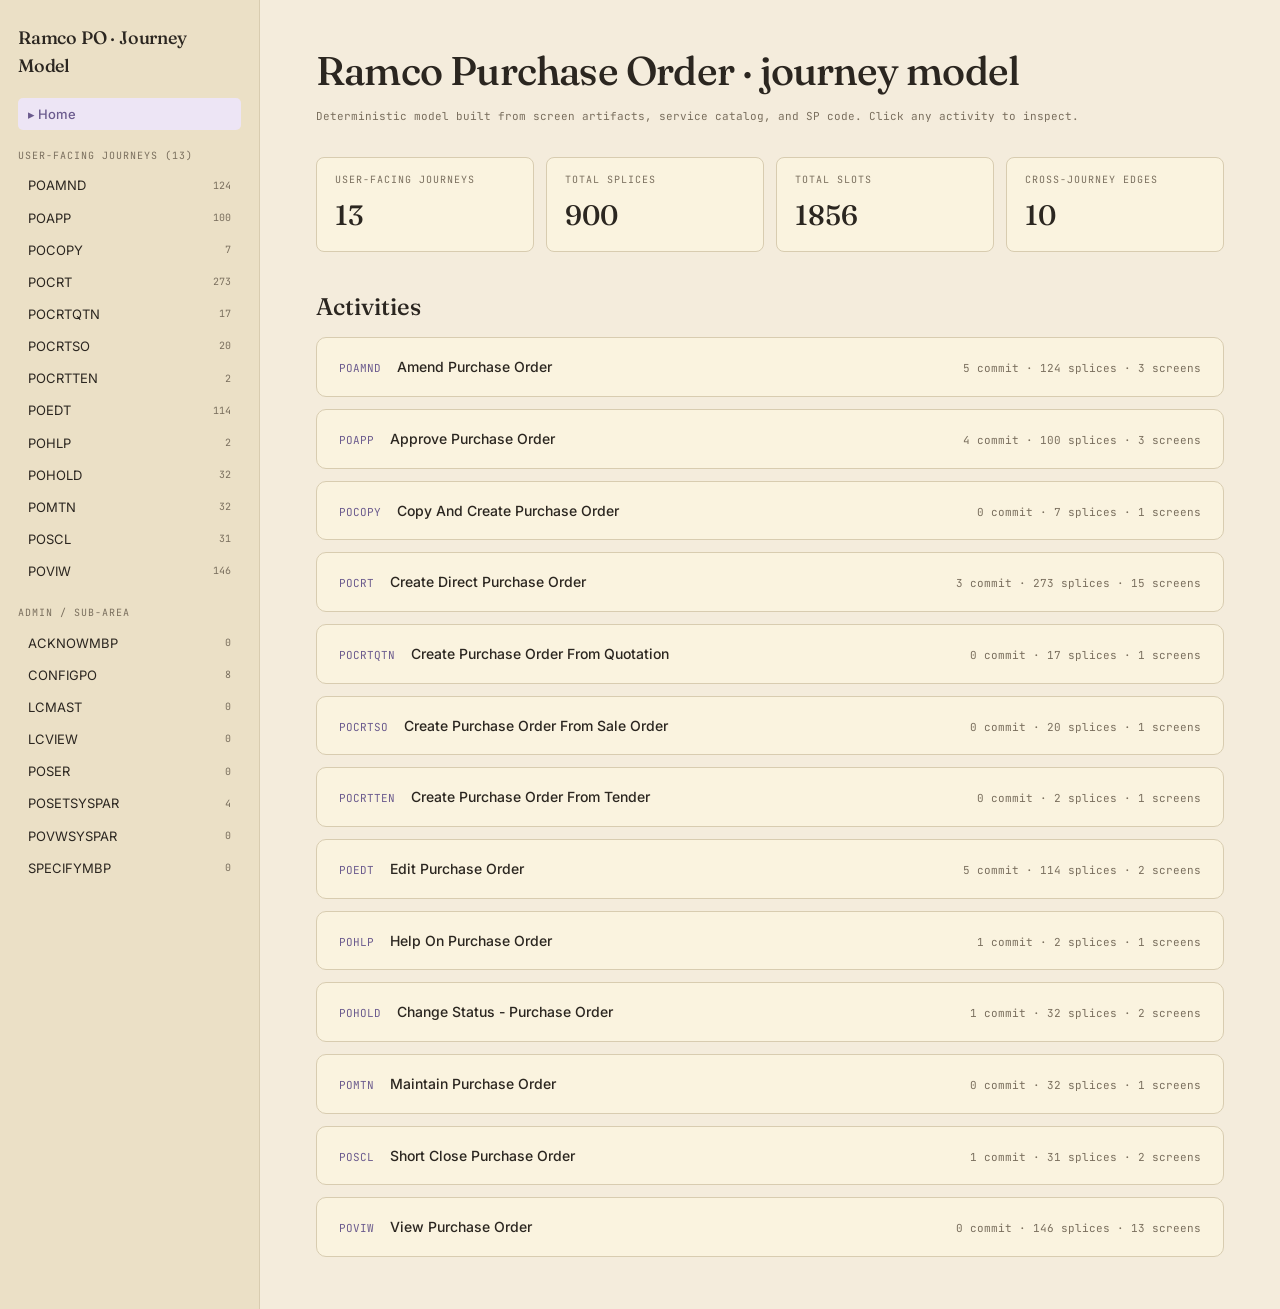
<file: out/viewer/index.html>
<!DOCTYPE html>
<html lang="en"><head>
<meta charset="UTF-8"><title>Ramco PO · journey model browser</title>
<meta name="viewport" content="width=device-width, initial-scale=1.0">
<link href="https://fonts.googleapis.com/css2?family=Fraunces:wght@400;500;600&family=Inter:wght@400;500;600&family=JetBrains+Mono:wght@400;500&display=swap" rel="stylesheet">
<link rel="stylesheet" href="styles.css">
</head><body>
<div class="layout">
  <aside class="nav" id="nav"></aside>
  <main class="content" id="content">
    <div class="loading">Loading model…</div>
  </main>
</div>
<script src="script.js"></script>
</body></html>
</file>
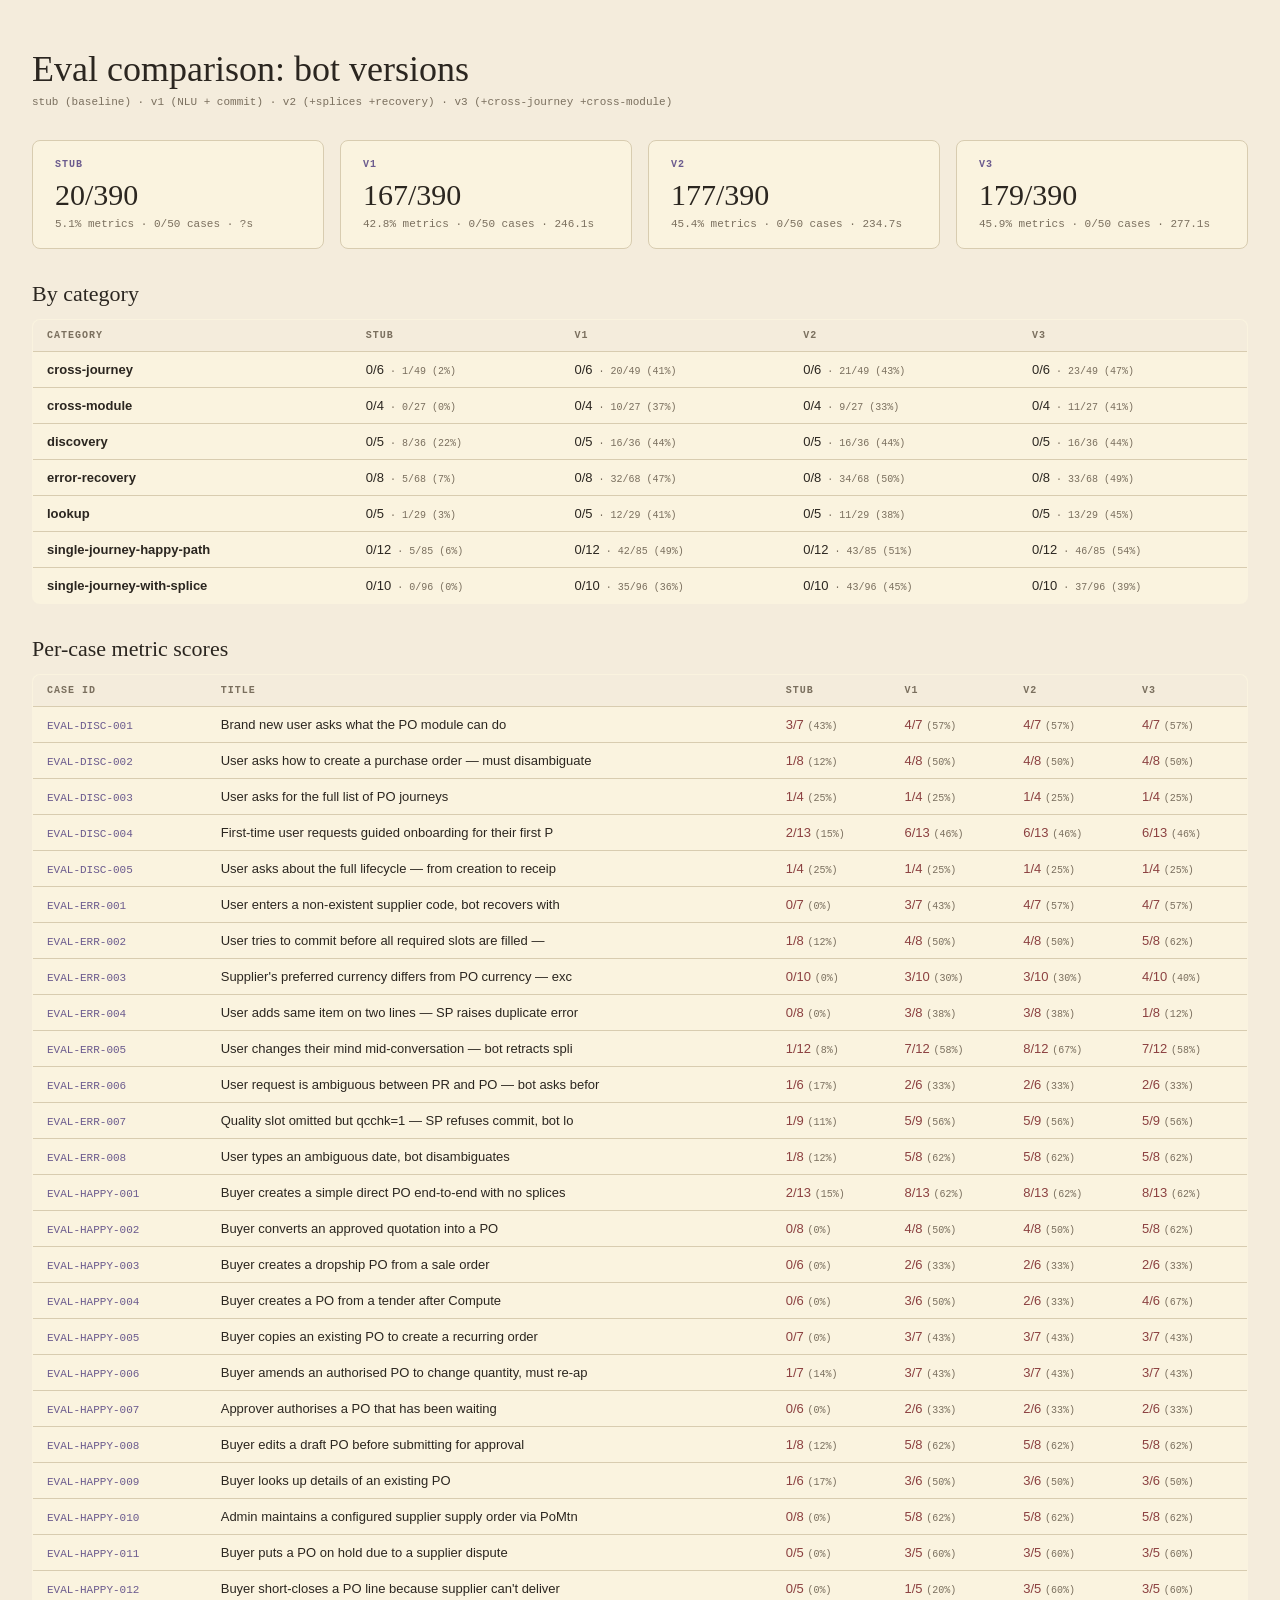
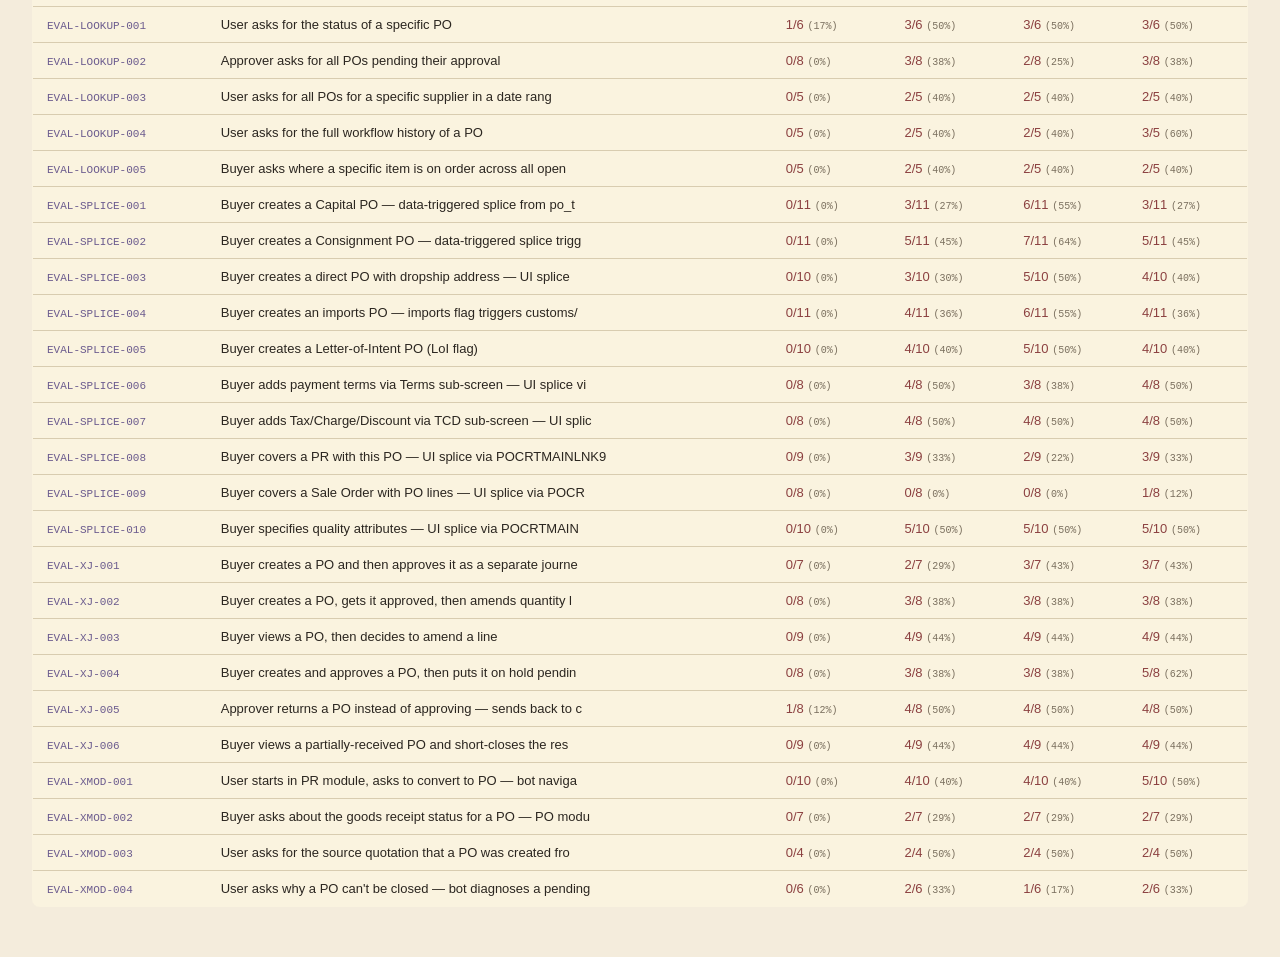
<file: eval/reports/comparison.html>
<!DOCTYPE html>
<html><head><meta charset="UTF-8"><title>Eval comparison · stub/v1/v2/v3</title>
<style>
:root { --cream:#f4ecdc; --ink:#2b2620; --muted:#7a6f5e; --purple:#6b5b8e;
         --green:#3d5c3d; --red:#8b4040; --rule:#d8ccb0; --code:#f8f1de; }
* { box-sizing:border-box; margin:0; padding:0; }
body { background:var(--cream); color:var(--ink); font-family:-apple-system, sans-serif; font-size:14px; }
.page { max-width:1280px; margin:0 auto; padding:48px 32px; }
h1 { font-family:Georgia,serif; font-weight:500; font-size:36px; margin-bottom:6px; }
.meta { color:var(--muted); font-family:'JetBrains Mono',monospace; font-size:11px; margin-bottom:32px; }
.summary { display:grid; grid-template-columns:repeat(4,1fr); gap:16px; margin-bottom:32px; }
.stat-card { background:#faf3df; border:1px solid var(--rule); border-radius:8px; padding:18px 22px; }
.label { font-family:'JetBrains Mono',monospace; font-size:10px; letter-spacing:0.1em; text-transform:uppercase; color:var(--purple); margin-bottom:8px; font-weight:600; }
.big { font-family:Georgia,serif; font-size:30px; font-weight:500; }
.sub { color:var(--muted); font-size:11px; margin-top:6px; font-family:'JetBrains Mono',monospace; }
h2 { font-family:Georgia,serif; font-weight:500; font-size:22px; margin:32px 0 12px; }
table { width:100%; border-collapse:collapse; background:#faf3df; border:1px solid var(--rule); border-radius:8px; overflow:hidden; }
th,td { text-align:left; padding:10px 14px; border-bottom:1px solid var(--rule); font-size:13px; }
th { font-family:'JetBrains Mono',monospace; font-size:10px; letter-spacing:0.1em; text-transform:uppercase; color:var(--muted); background:#f4ecdc; }
.pct { color:var(--muted); font-size:10px; font-family:'JetBrains Mono',monospace; }
.mono { font-family:'JetBrains Mono',monospace; font-size:11px; color:var(--purple); }
td.ok { color:var(--green); }
td.bad { color:var(--red); }
</style></head><body>
<div class="page">
<h1>Eval comparison: bot versions</h1>
<div class="meta">stub (baseline) · v1 (NLU + commit) · v2 (+splices +recovery) · v3 (+cross-journey +cross-module)</div>
<div class="summary"><div class='stat-card'><div class='label'>stub</div><div class='big'>20/390</div><div class='sub'>5.1% metrics · 0/50 cases · ?s</div></div><div class='stat-card'><div class='label'>v1</div><div class='big'>167/390</div><div class='sub'>42.8% metrics · 0/50 cases · 246.1s</div></div><div class='stat-card'><div class='label'>v2</div><div class='big'>177/390</div><div class='sub'>45.4% metrics · 0/50 cases · 234.7s</div></div><div class='stat-card'><div class='label'>v3</div><div class='big'>179/390</div><div class='sub'>45.9% metrics · 0/50 cases · 277.1s</div></div></div>

<h2>By category</h2>
<table>
<tr><th>Category</th><th>stub</th><th>v1</th><th>v2</th><th>v3</th></tr>
<tr><td><b>cross-journey</b></td><td>0/6<span class='pct'> · 1/49 (2%)</span></td><td>0/6<span class='pct'> · 20/49 (41%)</span></td><td>0/6<span class='pct'> · 21/49 (43%)</span></td><td>0/6<span class='pct'> · 23/49 (47%)</span></td></tr><tr><td><b>cross-module</b></td><td>0/4<span class='pct'> · 0/27 (0%)</span></td><td>0/4<span class='pct'> · 10/27 (37%)</span></td><td>0/4<span class='pct'> · 9/27 (33%)</span></td><td>0/4<span class='pct'> · 11/27 (41%)</span></td></tr><tr><td><b>discovery</b></td><td>0/5<span class='pct'> · 8/36 (22%)</span></td><td>0/5<span class='pct'> · 16/36 (44%)</span></td><td>0/5<span class='pct'> · 16/36 (44%)</span></td><td>0/5<span class='pct'> · 16/36 (44%)</span></td></tr><tr><td><b>error-recovery</b></td><td>0/8<span class='pct'> · 5/68 (7%)</span></td><td>0/8<span class='pct'> · 32/68 (47%)</span></td><td>0/8<span class='pct'> · 34/68 (50%)</span></td><td>0/8<span class='pct'> · 33/68 (49%)</span></td></tr><tr><td><b>lookup</b></td><td>0/5<span class='pct'> · 1/29 (3%)</span></td><td>0/5<span class='pct'> · 12/29 (41%)</span></td><td>0/5<span class='pct'> · 11/29 (38%)</span></td><td>0/5<span class='pct'> · 13/29 (45%)</span></td></tr><tr><td><b>single-journey-happy-path</b></td><td>0/12<span class='pct'> · 5/85 (6%)</span></td><td>0/12<span class='pct'> · 42/85 (49%)</span></td><td>0/12<span class='pct'> · 43/85 (51%)</span></td><td>0/12<span class='pct'> · 46/85 (54%)</span></td></tr><tr><td><b>single-journey-with-splice</b></td><td>0/10<span class='pct'> · 0/96 (0%)</span></td><td>0/10<span class='pct'> · 35/96 (36%)</span></td><td>0/10<span class='pct'> · 43/96 (45%)</span></td><td>0/10<span class='pct'> · 37/96 (39%)</span></td></tr>
</table>

<h2>Per-case metric scores</h2>
<table>
<tr><th>Case ID</th><th>Title</th><th>stub</th><th>v1</th><th>v2</th><th>v3</th></tr>
<tr><td><span class='mono'>EVAL-DISC-001</span></td><td>Brand new user asks what the PO module can do</td><td class='bad'>3/7 <span class='pct'>(43%)</span></td><td class='bad'>4/7 <span class='pct'>(57%)</span></td><td class='bad'>4/7 <span class='pct'>(57%)</span></td><td class='bad'>4/7 <span class='pct'>(57%)</span></td></tr><tr><td><span class='mono'>EVAL-DISC-002</span></td><td>User asks how to create a purchase order — must disambiguate</td><td class='bad'>1/8 <span class='pct'>(12%)</span></td><td class='bad'>4/8 <span class='pct'>(50%)</span></td><td class='bad'>4/8 <span class='pct'>(50%)</span></td><td class='bad'>4/8 <span class='pct'>(50%)</span></td></tr><tr><td><span class='mono'>EVAL-DISC-003</span></td><td>User asks for the full list of PO journeys</td><td class='bad'>1/4 <span class='pct'>(25%)</span></td><td class='bad'>1/4 <span class='pct'>(25%)</span></td><td class='bad'>1/4 <span class='pct'>(25%)</span></td><td class='bad'>1/4 <span class='pct'>(25%)</span></td></tr><tr><td><span class='mono'>EVAL-DISC-004</span></td><td>First-time user requests guided onboarding for their first P</td><td class='bad'>2/13 <span class='pct'>(15%)</span></td><td class='bad'>6/13 <span class='pct'>(46%)</span></td><td class='bad'>6/13 <span class='pct'>(46%)</span></td><td class='bad'>6/13 <span class='pct'>(46%)</span></td></tr><tr><td><span class='mono'>EVAL-DISC-005</span></td><td>User asks about the full lifecycle — from creation to receip</td><td class='bad'>1/4 <span class='pct'>(25%)</span></td><td class='bad'>1/4 <span class='pct'>(25%)</span></td><td class='bad'>1/4 <span class='pct'>(25%)</span></td><td class='bad'>1/4 <span class='pct'>(25%)</span></td></tr><tr><td><span class='mono'>EVAL-ERR-001</span></td><td>User enters a non-existent supplier code, bot recovers with </td><td class='bad'>0/7 <span class='pct'>(0%)</span></td><td class='bad'>3/7 <span class='pct'>(43%)</span></td><td class='bad'>4/7 <span class='pct'>(57%)</span></td><td class='bad'>4/7 <span class='pct'>(57%)</span></td></tr><tr><td><span class='mono'>EVAL-ERR-002</span></td><td>User tries to commit before all required slots are filled — </td><td class='bad'>1/8 <span class='pct'>(12%)</span></td><td class='bad'>4/8 <span class='pct'>(50%)</span></td><td class='bad'>4/8 <span class='pct'>(50%)</span></td><td class='bad'>5/8 <span class='pct'>(62%)</span></td></tr><tr><td><span class='mono'>EVAL-ERR-003</span></td><td>Supplier&#x27;s preferred currency differs from PO currency — exc</td><td class='bad'>0/10 <span class='pct'>(0%)</span></td><td class='bad'>3/10 <span class='pct'>(30%)</span></td><td class='bad'>3/10 <span class='pct'>(30%)</span></td><td class='bad'>4/10 <span class='pct'>(40%)</span></td></tr><tr><td><span class='mono'>EVAL-ERR-004</span></td><td>User adds same item on two lines — SP raises duplicate error</td><td class='bad'>0/8 <span class='pct'>(0%)</span></td><td class='bad'>3/8 <span class='pct'>(38%)</span></td><td class='bad'>3/8 <span class='pct'>(38%)</span></td><td class='bad'>1/8 <span class='pct'>(12%)</span></td></tr><tr><td><span class='mono'>EVAL-ERR-005</span></td><td>User changes their mind mid-conversation — bot retracts spli</td><td class='bad'>1/12 <span class='pct'>(8%)</span></td><td class='bad'>7/12 <span class='pct'>(58%)</span></td><td class='bad'>8/12 <span class='pct'>(67%)</span></td><td class='bad'>7/12 <span class='pct'>(58%)</span></td></tr><tr><td><span class='mono'>EVAL-ERR-006</span></td><td>User request is ambiguous between PR and PO — bot asks befor</td><td class='bad'>1/6 <span class='pct'>(17%)</span></td><td class='bad'>2/6 <span class='pct'>(33%)</span></td><td class='bad'>2/6 <span class='pct'>(33%)</span></td><td class='bad'>2/6 <span class='pct'>(33%)</span></td></tr><tr><td><span class='mono'>EVAL-ERR-007</span></td><td>Quality slot omitted but qcchk=1 — SP refuses commit, bot lo</td><td class='bad'>1/9 <span class='pct'>(11%)</span></td><td class='bad'>5/9 <span class='pct'>(56%)</span></td><td class='bad'>5/9 <span class='pct'>(56%)</span></td><td class='bad'>5/9 <span class='pct'>(56%)</span></td></tr><tr><td><span class='mono'>EVAL-ERR-008</span></td><td>User types an ambiguous date, bot disambiguates</td><td class='bad'>1/8 <span class='pct'>(12%)</span></td><td class='bad'>5/8 <span class='pct'>(62%)</span></td><td class='bad'>5/8 <span class='pct'>(62%)</span></td><td class='bad'>5/8 <span class='pct'>(62%)</span></td></tr><tr><td><span class='mono'>EVAL-HAPPY-001</span></td><td>Buyer creates a simple direct PO end-to-end with no splices</td><td class='bad'>2/13 <span class='pct'>(15%)</span></td><td class='bad'>8/13 <span class='pct'>(62%)</span></td><td class='bad'>8/13 <span class='pct'>(62%)</span></td><td class='bad'>8/13 <span class='pct'>(62%)</span></td></tr><tr><td><span class='mono'>EVAL-HAPPY-002</span></td><td>Buyer converts an approved quotation into a PO</td><td class='bad'>0/8 <span class='pct'>(0%)</span></td><td class='bad'>4/8 <span class='pct'>(50%)</span></td><td class='bad'>4/8 <span class='pct'>(50%)</span></td><td class='bad'>5/8 <span class='pct'>(62%)</span></td></tr><tr><td><span class='mono'>EVAL-HAPPY-003</span></td><td>Buyer creates a dropship PO from a sale order</td><td class='bad'>0/6 <span class='pct'>(0%)</span></td><td class='bad'>2/6 <span class='pct'>(33%)</span></td><td class='bad'>2/6 <span class='pct'>(33%)</span></td><td class='bad'>2/6 <span class='pct'>(33%)</span></td></tr><tr><td><span class='mono'>EVAL-HAPPY-004</span></td><td>Buyer creates a PO from a tender after Compute</td><td class='bad'>0/6 <span class='pct'>(0%)</span></td><td class='bad'>3/6 <span class='pct'>(50%)</span></td><td class='bad'>2/6 <span class='pct'>(33%)</span></td><td class='bad'>4/6 <span class='pct'>(67%)</span></td></tr><tr><td><span class='mono'>EVAL-HAPPY-005</span></td><td>Buyer copies an existing PO to create a recurring order</td><td class='bad'>0/7 <span class='pct'>(0%)</span></td><td class='bad'>3/7 <span class='pct'>(43%)</span></td><td class='bad'>3/7 <span class='pct'>(43%)</span></td><td class='bad'>3/7 <span class='pct'>(43%)</span></td></tr><tr><td><span class='mono'>EVAL-HAPPY-006</span></td><td>Buyer amends an authorised PO to change quantity, must re-ap</td><td class='bad'>1/7 <span class='pct'>(14%)</span></td><td class='bad'>3/7 <span class='pct'>(43%)</span></td><td class='bad'>3/7 <span class='pct'>(43%)</span></td><td class='bad'>3/7 <span class='pct'>(43%)</span></td></tr><tr><td><span class='mono'>EVAL-HAPPY-007</span></td><td>Approver authorises a PO that has been waiting</td><td class='bad'>0/6 <span class='pct'>(0%)</span></td><td class='bad'>2/6 <span class='pct'>(33%)</span></td><td class='bad'>2/6 <span class='pct'>(33%)</span></td><td class='bad'>2/6 <span class='pct'>(33%)</span></td></tr><tr><td><span class='mono'>EVAL-HAPPY-008</span></td><td>Buyer edits a draft PO before submitting for approval</td><td class='bad'>1/8 <span class='pct'>(12%)</span></td><td class='bad'>5/8 <span class='pct'>(62%)</span></td><td class='bad'>5/8 <span class='pct'>(62%)</span></td><td class='bad'>5/8 <span class='pct'>(62%)</span></td></tr><tr><td><span class='mono'>EVAL-HAPPY-009</span></td><td>Buyer looks up details of an existing PO</td><td class='bad'>1/6 <span class='pct'>(17%)</span></td><td class='bad'>3/6 <span class='pct'>(50%)</span></td><td class='bad'>3/6 <span class='pct'>(50%)</span></td><td class='bad'>3/6 <span class='pct'>(50%)</span></td></tr><tr><td><span class='mono'>EVAL-HAPPY-010</span></td><td>Admin maintains a configured supplier supply order via PoMtn</td><td class='bad'>0/8 <span class='pct'>(0%)</span></td><td class='bad'>5/8 <span class='pct'>(62%)</span></td><td class='bad'>5/8 <span class='pct'>(62%)</span></td><td class='bad'>5/8 <span class='pct'>(62%)</span></td></tr><tr><td><span class='mono'>EVAL-HAPPY-011</span></td><td>Buyer puts a PO on hold due to a supplier dispute</td><td class='bad'>0/5 <span class='pct'>(0%)</span></td><td class='bad'>3/5 <span class='pct'>(60%)</span></td><td class='bad'>3/5 <span class='pct'>(60%)</span></td><td class='bad'>3/5 <span class='pct'>(60%)</span></td></tr><tr><td><span class='mono'>EVAL-HAPPY-012</span></td><td>Buyer short-closes a PO line because supplier can&#x27;t deliver </td><td class='bad'>0/5 <span class='pct'>(0%)</span></td><td class='bad'>1/5 <span class='pct'>(20%)</span></td><td class='bad'>3/5 <span class='pct'>(60%)</span></td><td class='bad'>3/5 <span class='pct'>(60%)</span></td></tr><tr><td><span class='mono'>EVAL-LOOKUP-001</span></td><td>User asks for the status of a specific PO</td><td class='bad'>1/6 <span class='pct'>(17%)</span></td><td class='bad'>3/6 <span class='pct'>(50%)</span></td><td class='bad'>3/6 <span class='pct'>(50%)</span></td><td class='bad'>3/6 <span class='pct'>(50%)</span></td></tr><tr><td><span class='mono'>EVAL-LOOKUP-002</span></td><td>Approver asks for all POs pending their approval</td><td class='bad'>0/8 <span class='pct'>(0%)</span></td><td class='bad'>3/8 <span class='pct'>(38%)</span></td><td class='bad'>2/8 <span class='pct'>(25%)</span></td><td class='bad'>3/8 <span class='pct'>(38%)</span></td></tr><tr><td><span class='mono'>EVAL-LOOKUP-003</span></td><td>User asks for all POs for a specific supplier in a date rang</td><td class='bad'>0/5 <span class='pct'>(0%)</span></td><td class='bad'>2/5 <span class='pct'>(40%)</span></td><td class='bad'>2/5 <span class='pct'>(40%)</span></td><td class='bad'>2/5 <span class='pct'>(40%)</span></td></tr><tr><td><span class='mono'>EVAL-LOOKUP-004</span></td><td>User asks for the full workflow history of a PO</td><td class='bad'>0/5 <span class='pct'>(0%)</span></td><td class='bad'>2/5 <span class='pct'>(40%)</span></td><td class='bad'>2/5 <span class='pct'>(40%)</span></td><td class='bad'>3/5 <span class='pct'>(60%)</span></td></tr><tr><td><span class='mono'>EVAL-LOOKUP-005</span></td><td>Buyer asks where a specific item is on order across all open</td><td class='bad'>0/5 <span class='pct'>(0%)</span></td><td class='bad'>2/5 <span class='pct'>(40%)</span></td><td class='bad'>2/5 <span class='pct'>(40%)</span></td><td class='bad'>2/5 <span class='pct'>(40%)</span></td></tr><tr><td><span class='mono'>EVAL-SPLICE-001</span></td><td>Buyer creates a Capital PO — data-triggered splice from po_t</td><td class='bad'>0/11 <span class='pct'>(0%)</span></td><td class='bad'>3/11 <span class='pct'>(27%)</span></td><td class='bad'>6/11 <span class='pct'>(55%)</span></td><td class='bad'>3/11 <span class='pct'>(27%)</span></td></tr><tr><td><span class='mono'>EVAL-SPLICE-002</span></td><td>Buyer creates a Consignment PO — data-triggered splice trigg</td><td class='bad'>0/11 <span class='pct'>(0%)</span></td><td class='bad'>5/11 <span class='pct'>(45%)</span></td><td class='bad'>7/11 <span class='pct'>(64%)</span></td><td class='bad'>5/11 <span class='pct'>(45%)</span></td></tr><tr><td><span class='mono'>EVAL-SPLICE-003</span></td><td>Buyer creates a direct PO with dropship address — UI splice </td><td class='bad'>0/10 <span class='pct'>(0%)</span></td><td class='bad'>3/10 <span class='pct'>(30%)</span></td><td class='bad'>5/10 <span class='pct'>(50%)</span></td><td class='bad'>4/10 <span class='pct'>(40%)</span></td></tr><tr><td><span class='mono'>EVAL-SPLICE-004</span></td><td>Buyer creates an imports PO — imports flag triggers customs/</td><td class='bad'>0/11 <span class='pct'>(0%)</span></td><td class='bad'>4/11 <span class='pct'>(36%)</span></td><td class='bad'>6/11 <span class='pct'>(55%)</span></td><td class='bad'>4/11 <span class='pct'>(36%)</span></td></tr><tr><td><span class='mono'>EVAL-SPLICE-005</span></td><td>Buyer creates a Letter-of-Intent PO (LoI flag)</td><td class='bad'>0/10 <span class='pct'>(0%)</span></td><td class='bad'>4/10 <span class='pct'>(40%)</span></td><td class='bad'>5/10 <span class='pct'>(50%)</span></td><td class='bad'>4/10 <span class='pct'>(40%)</span></td></tr><tr><td><span class='mono'>EVAL-SPLICE-006</span></td><td>Buyer adds payment terms via Terms sub-screen — UI splice vi</td><td class='bad'>0/8 <span class='pct'>(0%)</span></td><td class='bad'>4/8 <span class='pct'>(50%)</span></td><td class='bad'>3/8 <span class='pct'>(38%)</span></td><td class='bad'>4/8 <span class='pct'>(50%)</span></td></tr><tr><td><span class='mono'>EVAL-SPLICE-007</span></td><td>Buyer adds Tax/Charge/Discount via TCD sub-screen — UI splic</td><td class='bad'>0/8 <span class='pct'>(0%)</span></td><td class='bad'>4/8 <span class='pct'>(50%)</span></td><td class='bad'>4/8 <span class='pct'>(50%)</span></td><td class='bad'>4/8 <span class='pct'>(50%)</span></td></tr><tr><td><span class='mono'>EVAL-SPLICE-008</span></td><td>Buyer covers a PR with this PO — UI splice via POCRTMAINLNK9</td><td class='bad'>0/9 <span class='pct'>(0%)</span></td><td class='bad'>3/9 <span class='pct'>(33%)</span></td><td class='bad'>2/9 <span class='pct'>(22%)</span></td><td class='bad'>3/9 <span class='pct'>(33%)</span></td></tr><tr><td><span class='mono'>EVAL-SPLICE-009</span></td><td>Buyer covers a Sale Order with PO lines — UI splice via POCR</td><td class='bad'>0/8 <span class='pct'>(0%)</span></td><td class='bad'>0/8 <span class='pct'>(0%)</span></td><td class='bad'>0/8 <span class='pct'>(0%)</span></td><td class='bad'>1/8 <span class='pct'>(12%)</span></td></tr><tr><td><span class='mono'>EVAL-SPLICE-010</span></td><td>Buyer specifies quality attributes — UI splice via POCRTMAIN</td><td class='bad'>0/10 <span class='pct'>(0%)</span></td><td class='bad'>5/10 <span class='pct'>(50%)</span></td><td class='bad'>5/10 <span class='pct'>(50%)</span></td><td class='bad'>5/10 <span class='pct'>(50%)</span></td></tr><tr><td><span class='mono'>EVAL-XJ-001</span></td><td>Buyer creates a PO and then approves it as a separate journe</td><td class='bad'>0/7 <span class='pct'>(0%)</span></td><td class='bad'>2/7 <span class='pct'>(29%)</span></td><td class='bad'>3/7 <span class='pct'>(43%)</span></td><td class='bad'>3/7 <span class='pct'>(43%)</span></td></tr><tr><td><span class='mono'>EVAL-XJ-002</span></td><td>Buyer creates a PO, gets it approved, then amends quantity l</td><td class='bad'>0/8 <span class='pct'>(0%)</span></td><td class='bad'>3/8 <span class='pct'>(38%)</span></td><td class='bad'>3/8 <span class='pct'>(38%)</span></td><td class='bad'>3/8 <span class='pct'>(38%)</span></td></tr><tr><td><span class='mono'>EVAL-XJ-003</span></td><td>Buyer views a PO, then decides to amend a line</td><td class='bad'>0/9 <span class='pct'>(0%)</span></td><td class='bad'>4/9 <span class='pct'>(44%)</span></td><td class='bad'>4/9 <span class='pct'>(44%)</span></td><td class='bad'>4/9 <span class='pct'>(44%)</span></td></tr><tr><td><span class='mono'>EVAL-XJ-004</span></td><td>Buyer creates and approves a PO, then puts it on hold pendin</td><td class='bad'>0/8 <span class='pct'>(0%)</span></td><td class='bad'>3/8 <span class='pct'>(38%)</span></td><td class='bad'>3/8 <span class='pct'>(38%)</span></td><td class='bad'>5/8 <span class='pct'>(62%)</span></td></tr><tr><td><span class='mono'>EVAL-XJ-005</span></td><td>Approver returns a PO instead of approving — sends back to c</td><td class='bad'>1/8 <span class='pct'>(12%)</span></td><td class='bad'>4/8 <span class='pct'>(50%)</span></td><td class='bad'>4/8 <span class='pct'>(50%)</span></td><td class='bad'>4/8 <span class='pct'>(50%)</span></td></tr><tr><td><span class='mono'>EVAL-XJ-006</span></td><td>Buyer views a partially-received PO and short-closes the res</td><td class='bad'>0/9 <span class='pct'>(0%)</span></td><td class='bad'>4/9 <span class='pct'>(44%)</span></td><td class='bad'>4/9 <span class='pct'>(44%)</span></td><td class='bad'>4/9 <span class='pct'>(44%)</span></td></tr><tr><td><span class='mono'>EVAL-XMOD-001</span></td><td>User starts in PR module, asks to convert to PO — bot naviga</td><td class='bad'>0/10 <span class='pct'>(0%)</span></td><td class='bad'>4/10 <span class='pct'>(40%)</span></td><td class='bad'>4/10 <span class='pct'>(40%)</span></td><td class='bad'>5/10 <span class='pct'>(50%)</span></td></tr><tr><td><span class='mono'>EVAL-XMOD-002</span></td><td>Buyer asks about the goods receipt status for a PO — PO modu</td><td class='bad'>0/7 <span class='pct'>(0%)</span></td><td class='bad'>2/7 <span class='pct'>(29%)</span></td><td class='bad'>2/7 <span class='pct'>(29%)</span></td><td class='bad'>2/7 <span class='pct'>(29%)</span></td></tr><tr><td><span class='mono'>EVAL-XMOD-003</span></td><td>User asks for the source quotation that a PO was created fro</td><td class='bad'>0/4 <span class='pct'>(0%)</span></td><td class='bad'>2/4 <span class='pct'>(50%)</span></td><td class='bad'>2/4 <span class='pct'>(50%)</span></td><td class='bad'>2/4 <span class='pct'>(50%)</span></td></tr><tr><td><span class='mono'>EVAL-XMOD-004</span></td><td>User asks why a PO can&#x27;t be closed — bot diagnoses a pending</td><td class='bad'>0/6 <span class='pct'>(0%)</span></td><td class='bad'>2/6 <span class='pct'>(33%)</span></td><td class='bad'>1/6 <span class='pct'>(17%)</span></td><td class='bad'>2/6 <span class='pct'>(33%)</span></td></tr>
</table>
</div></body></html>
</file>
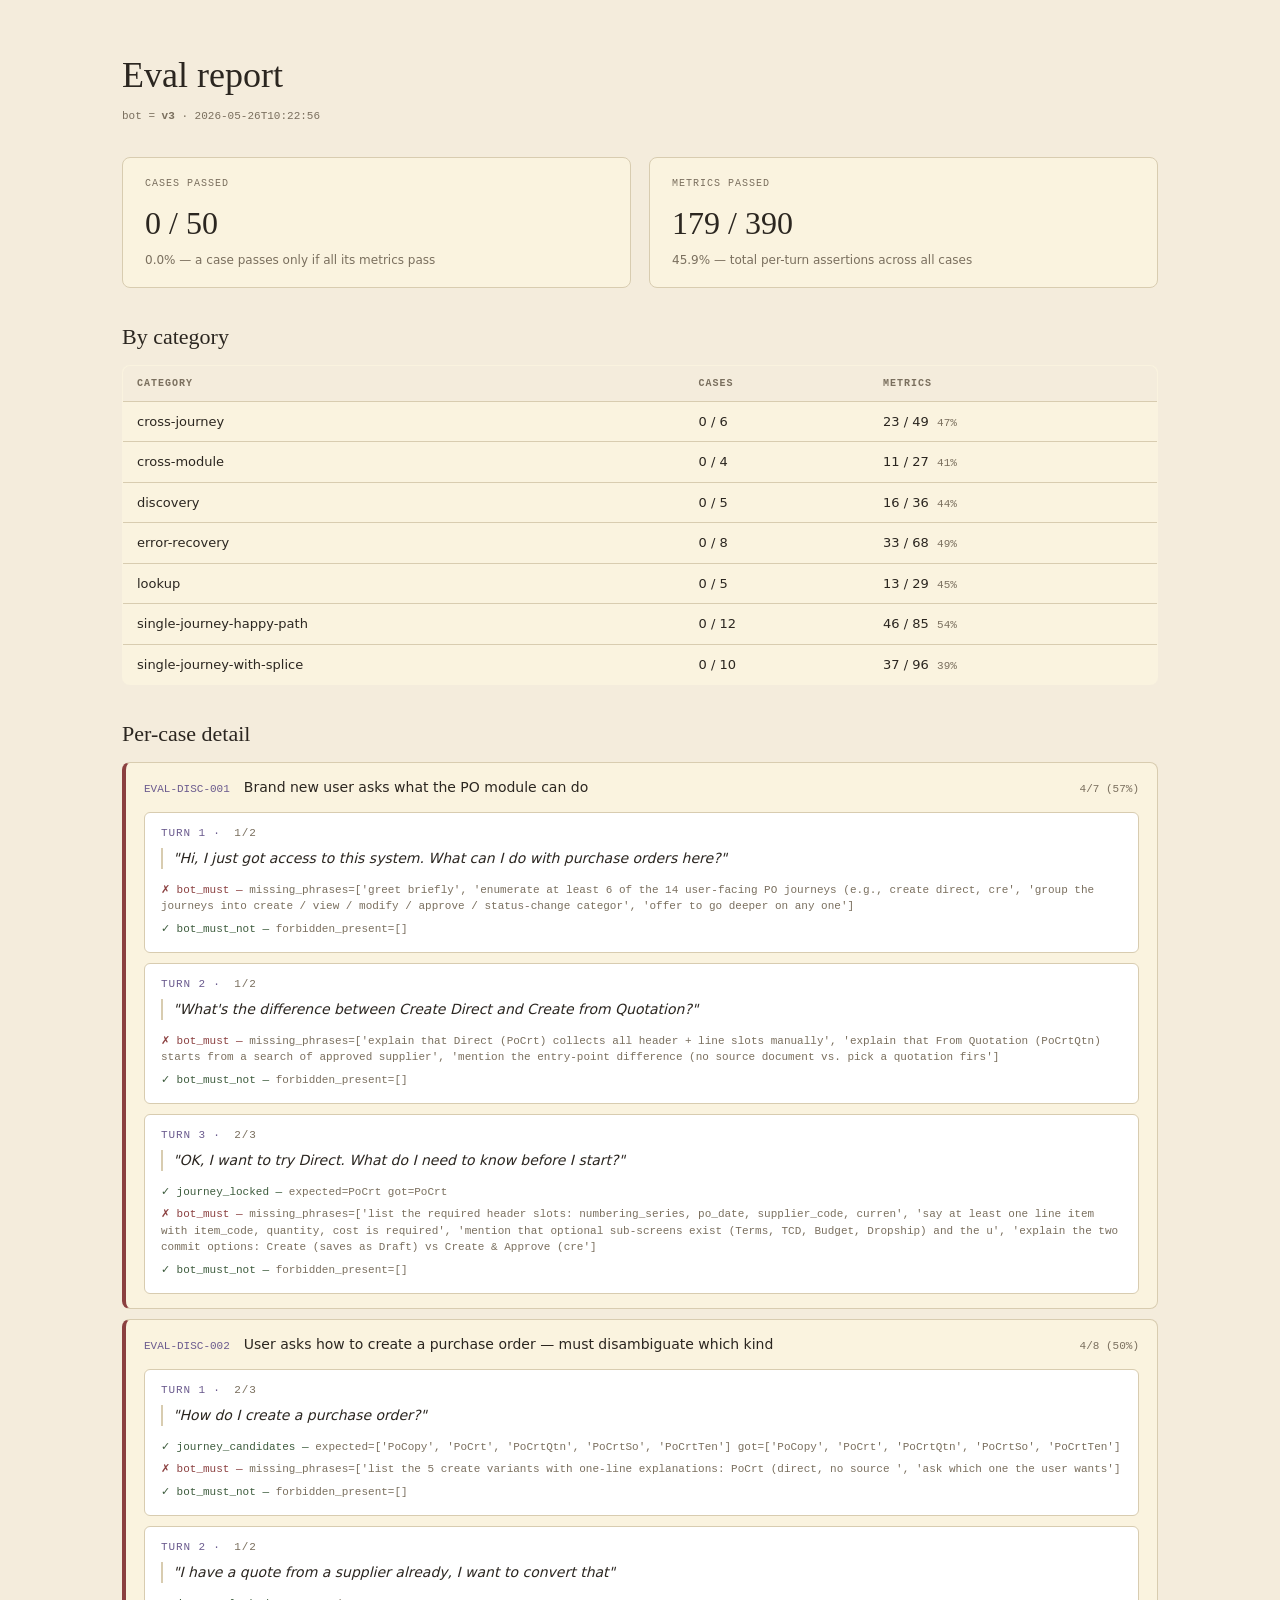
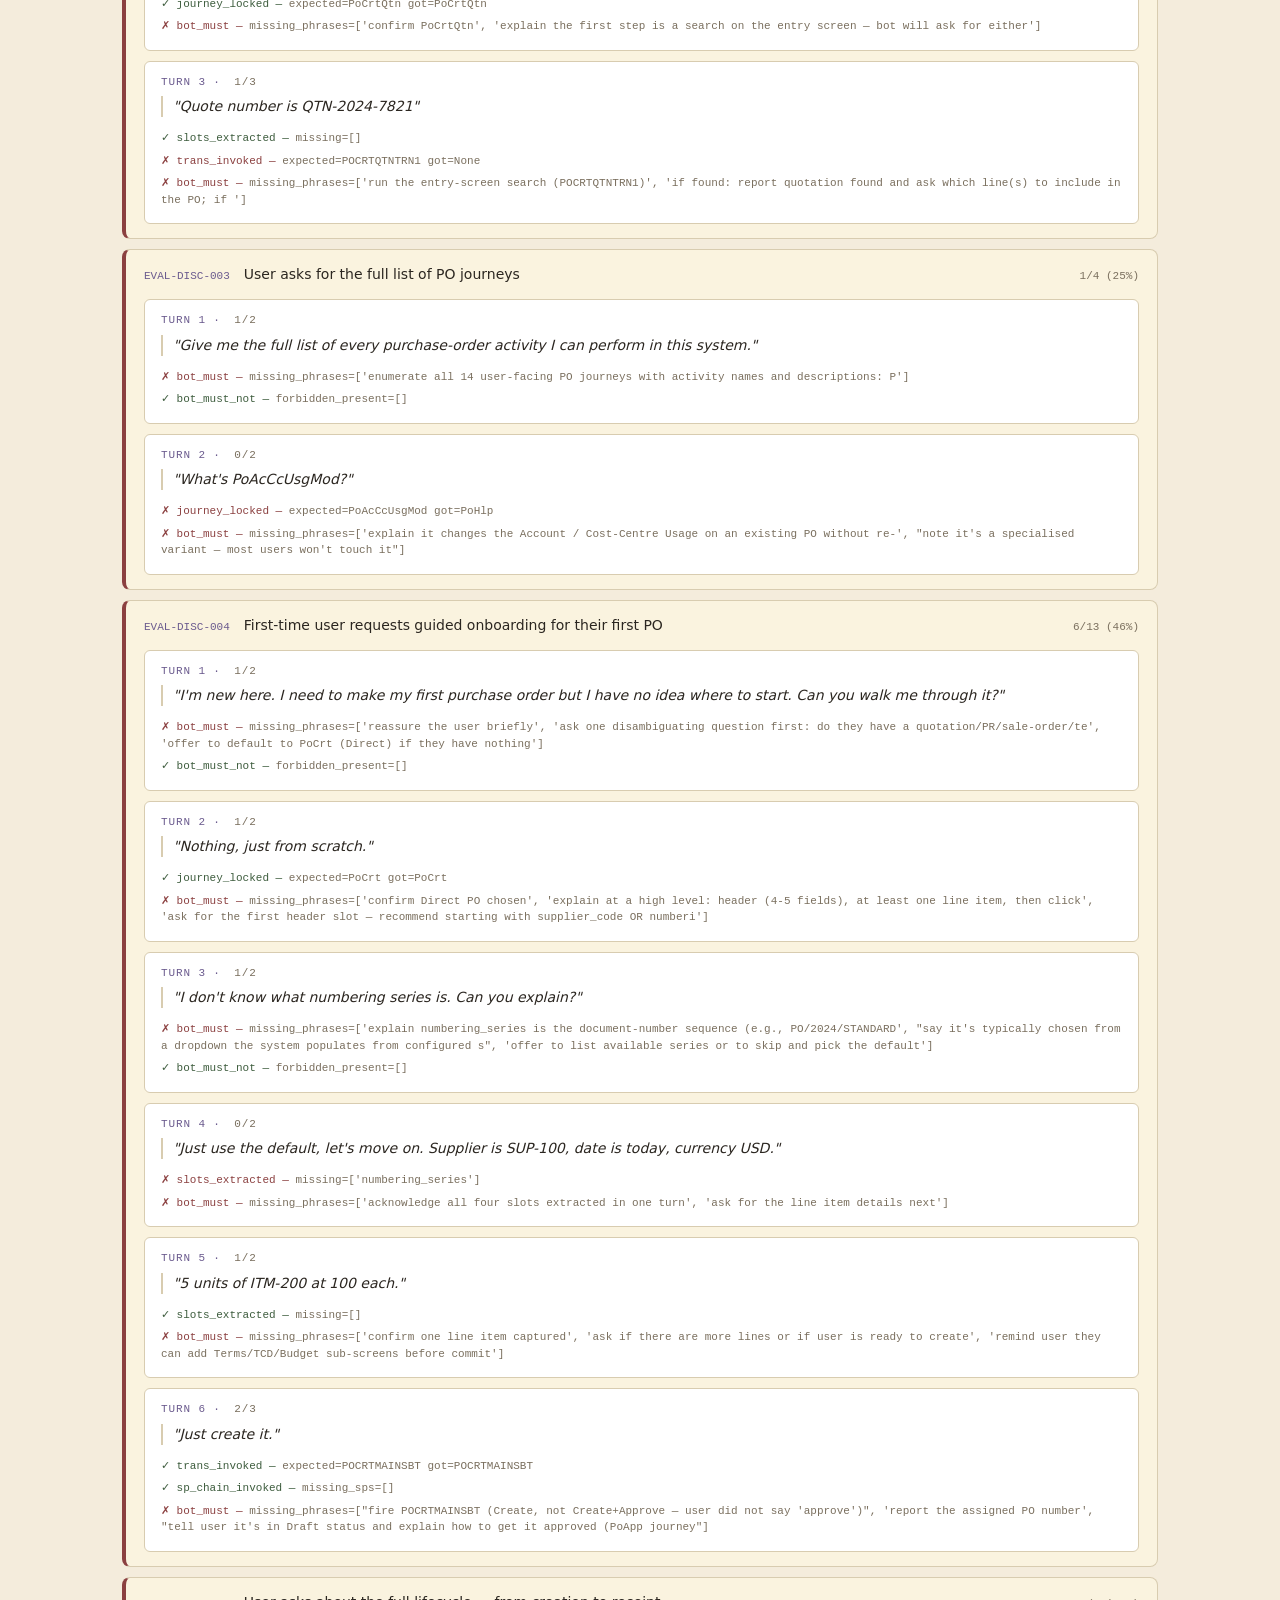
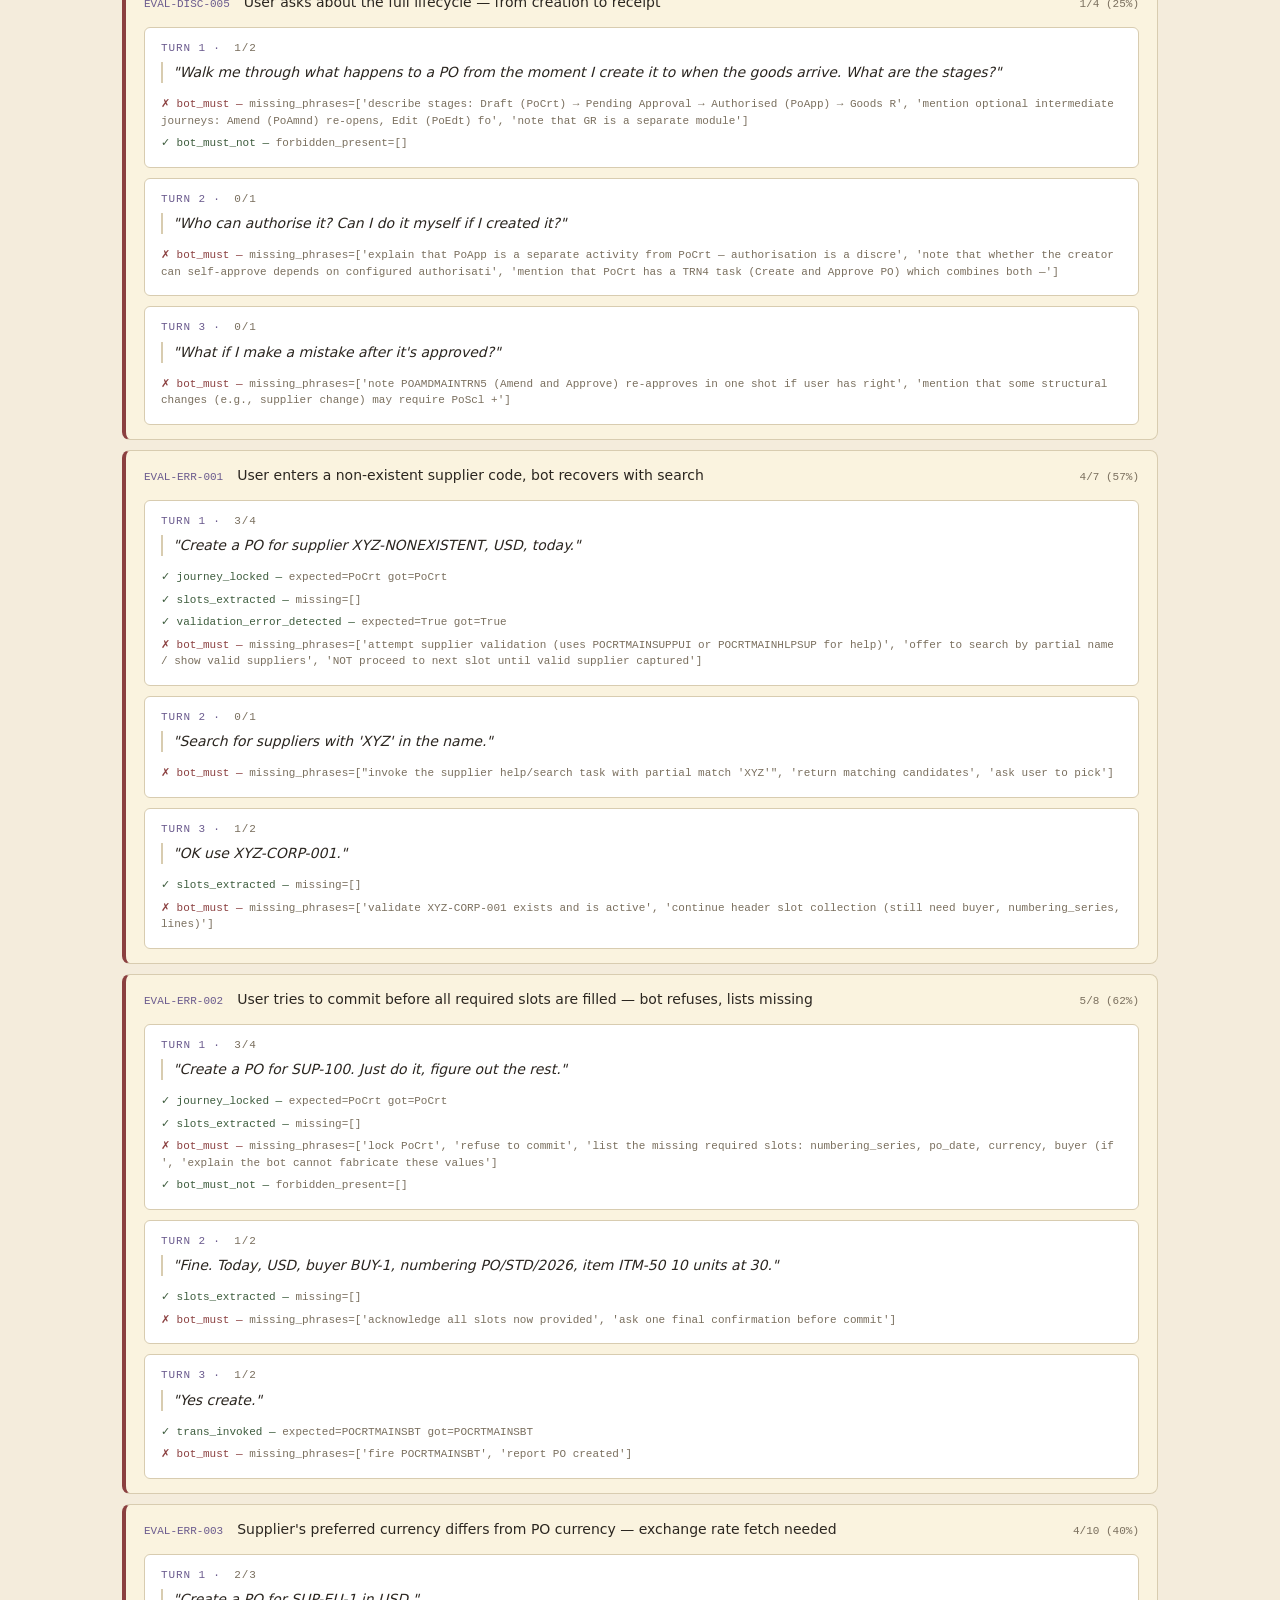
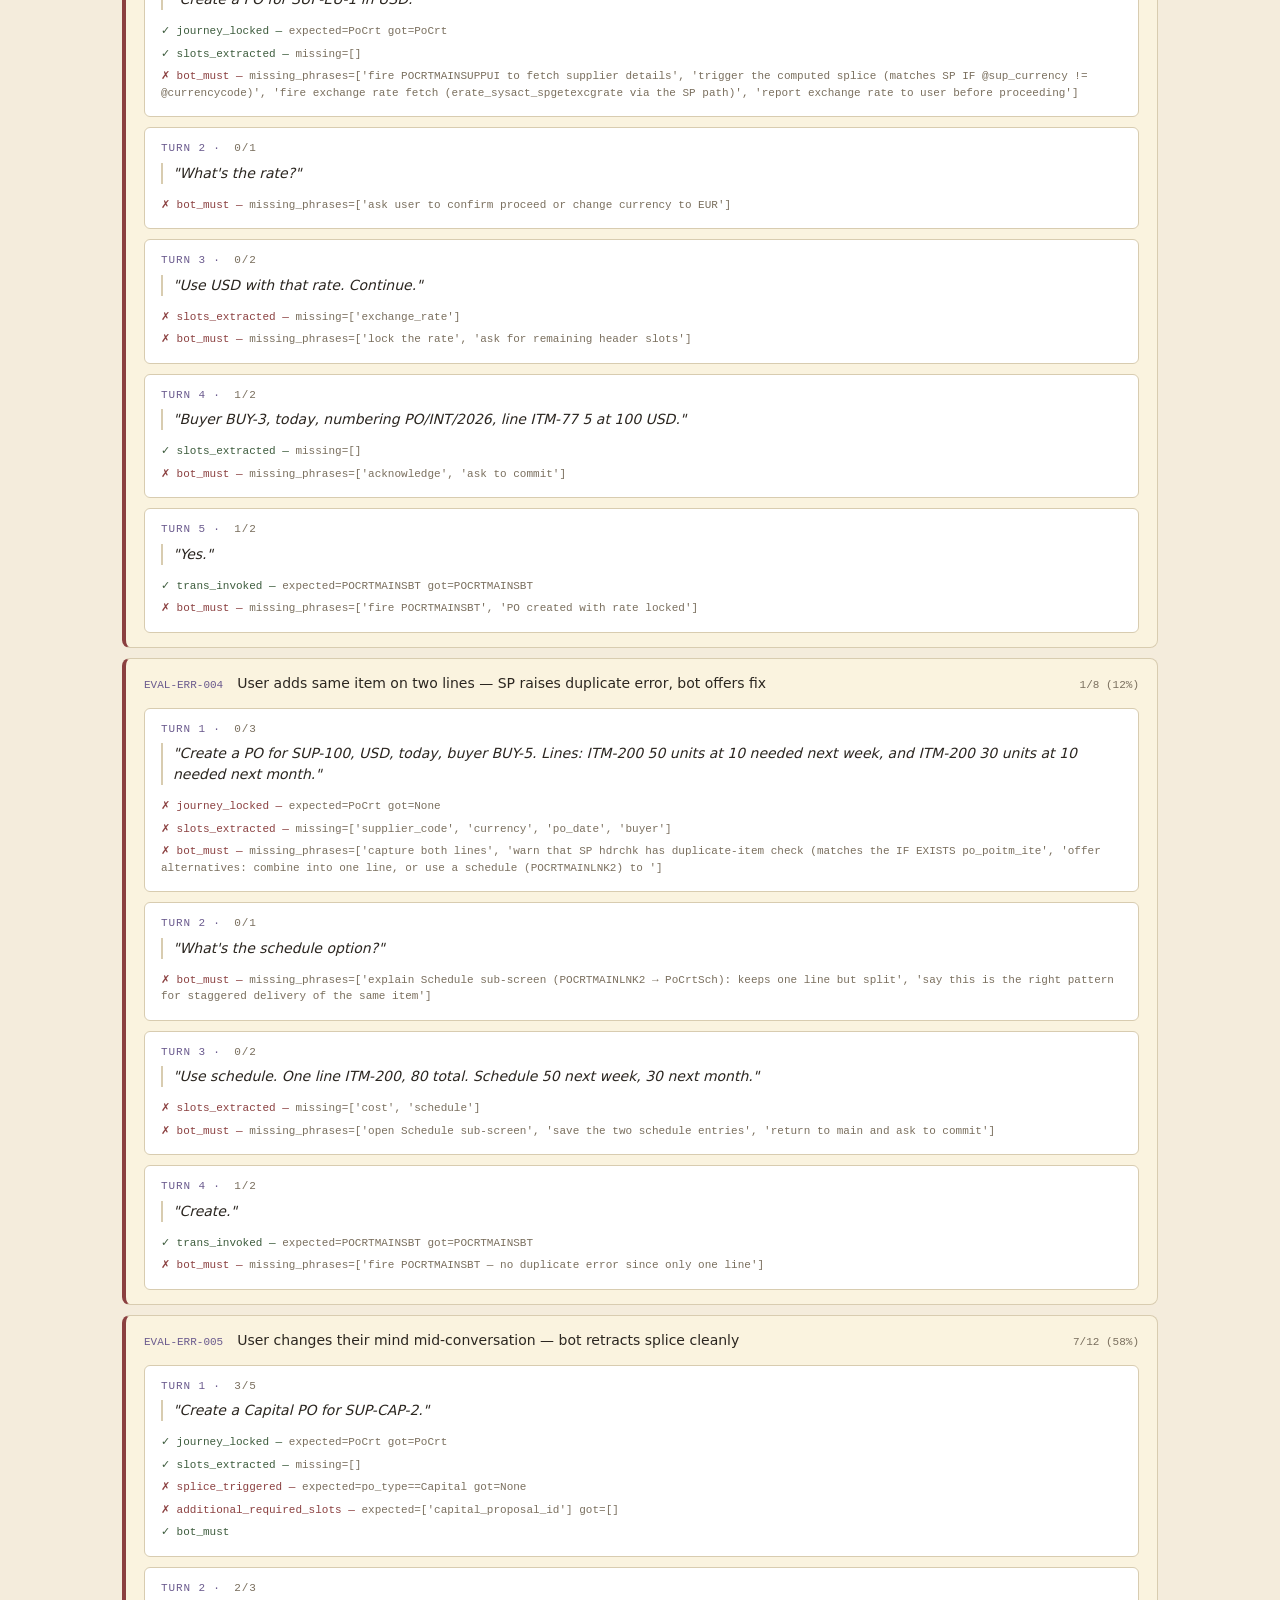
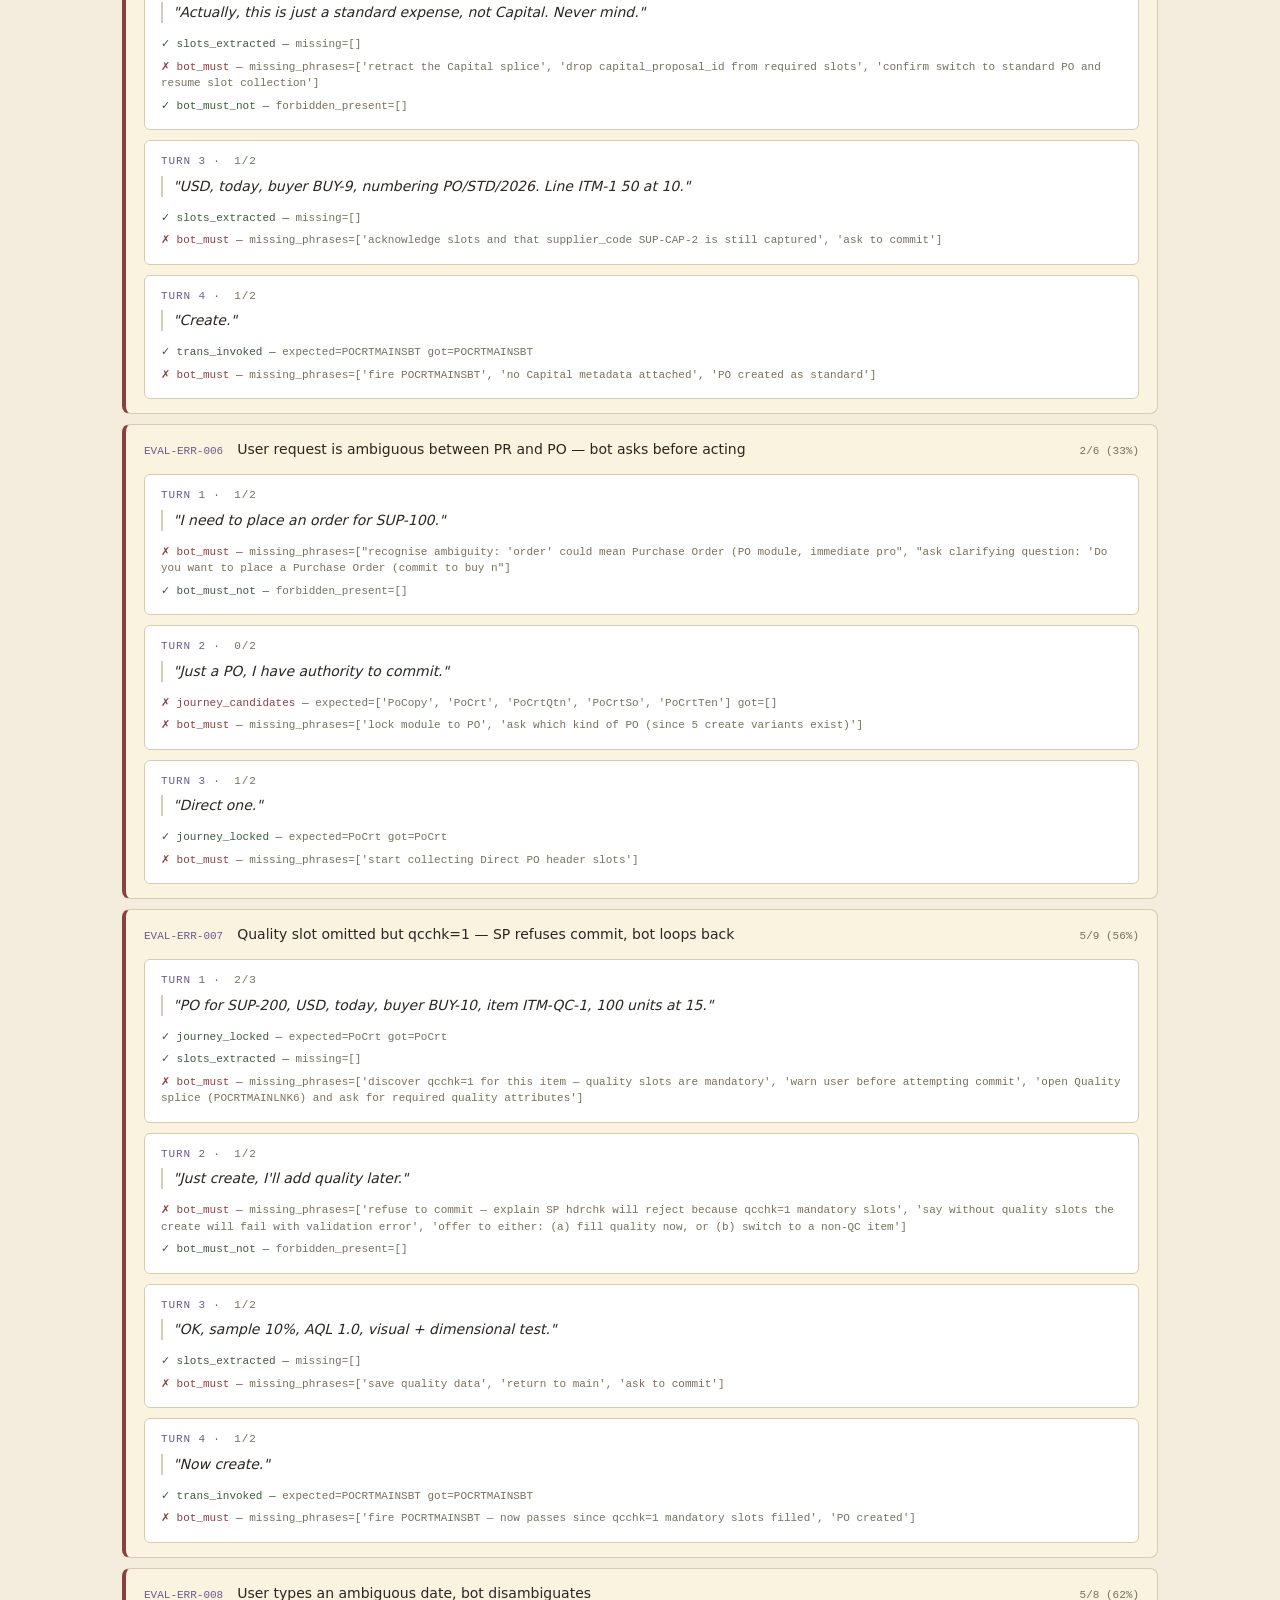
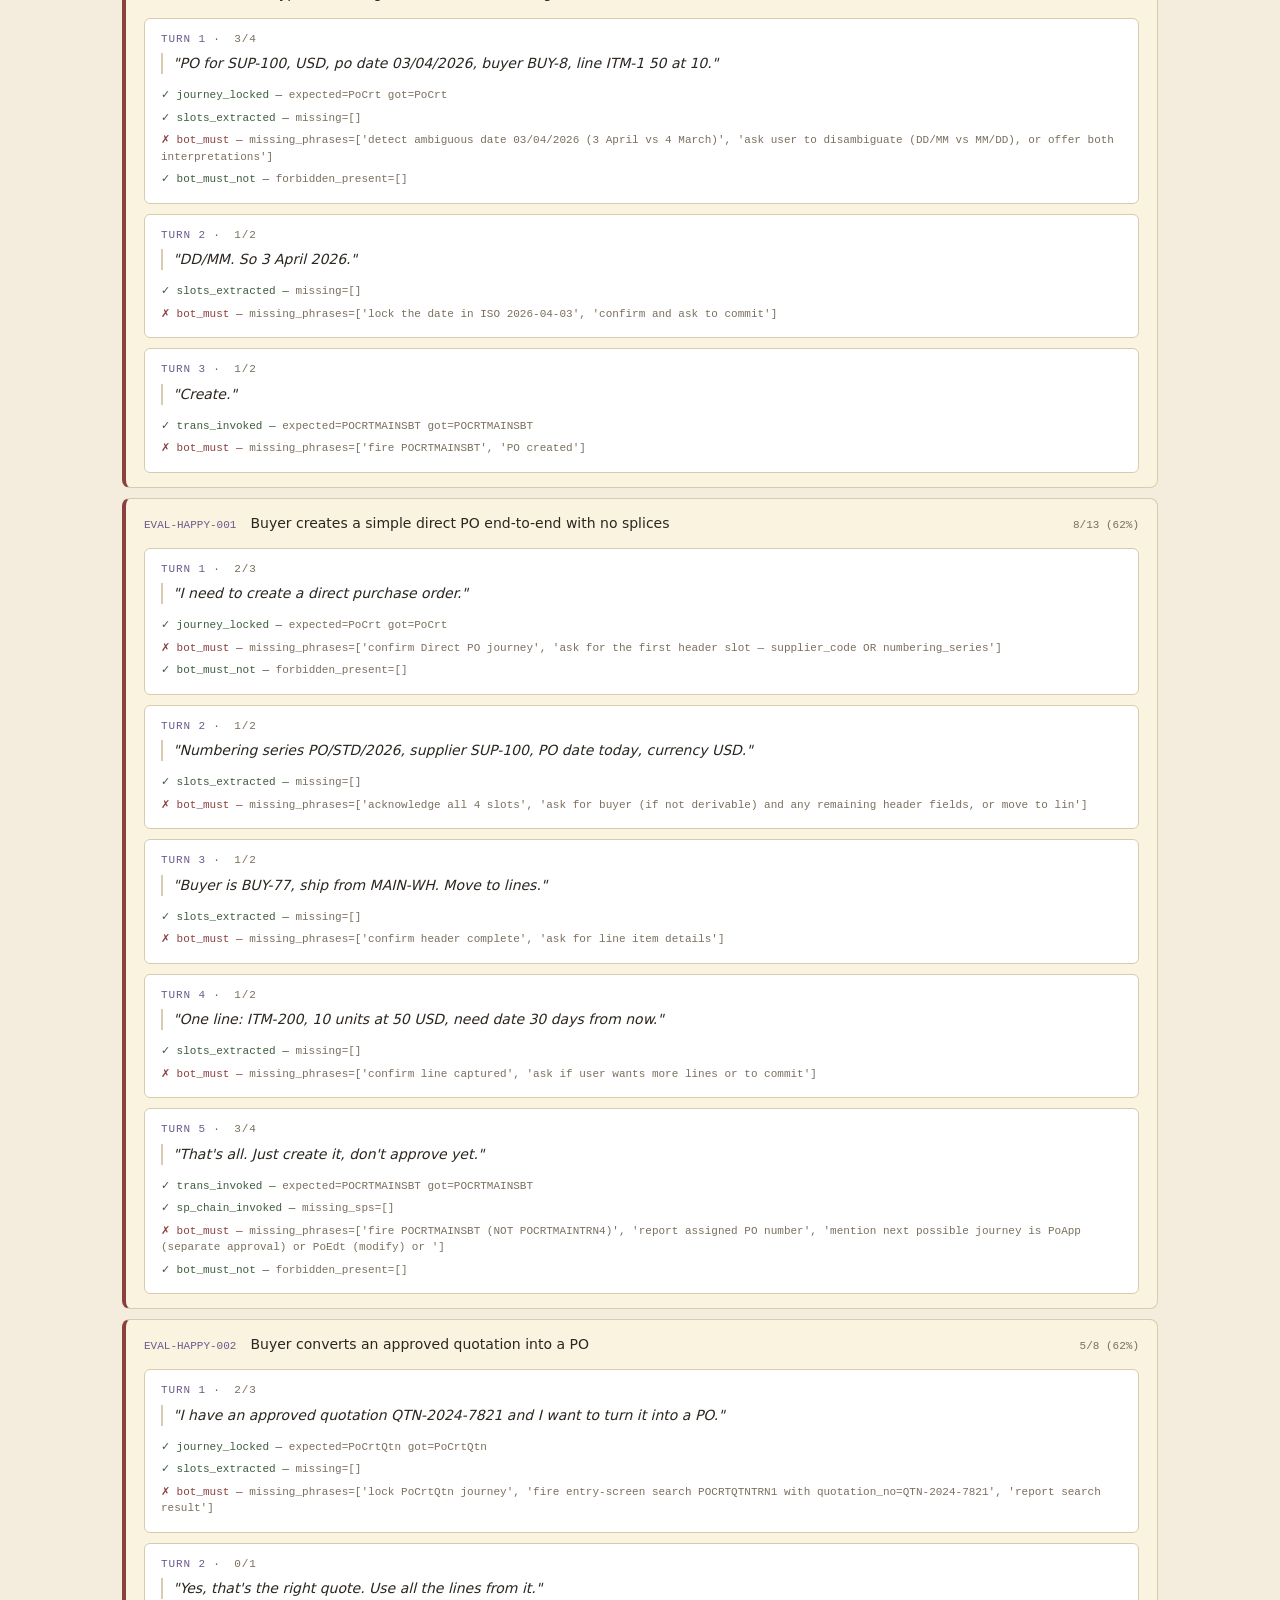
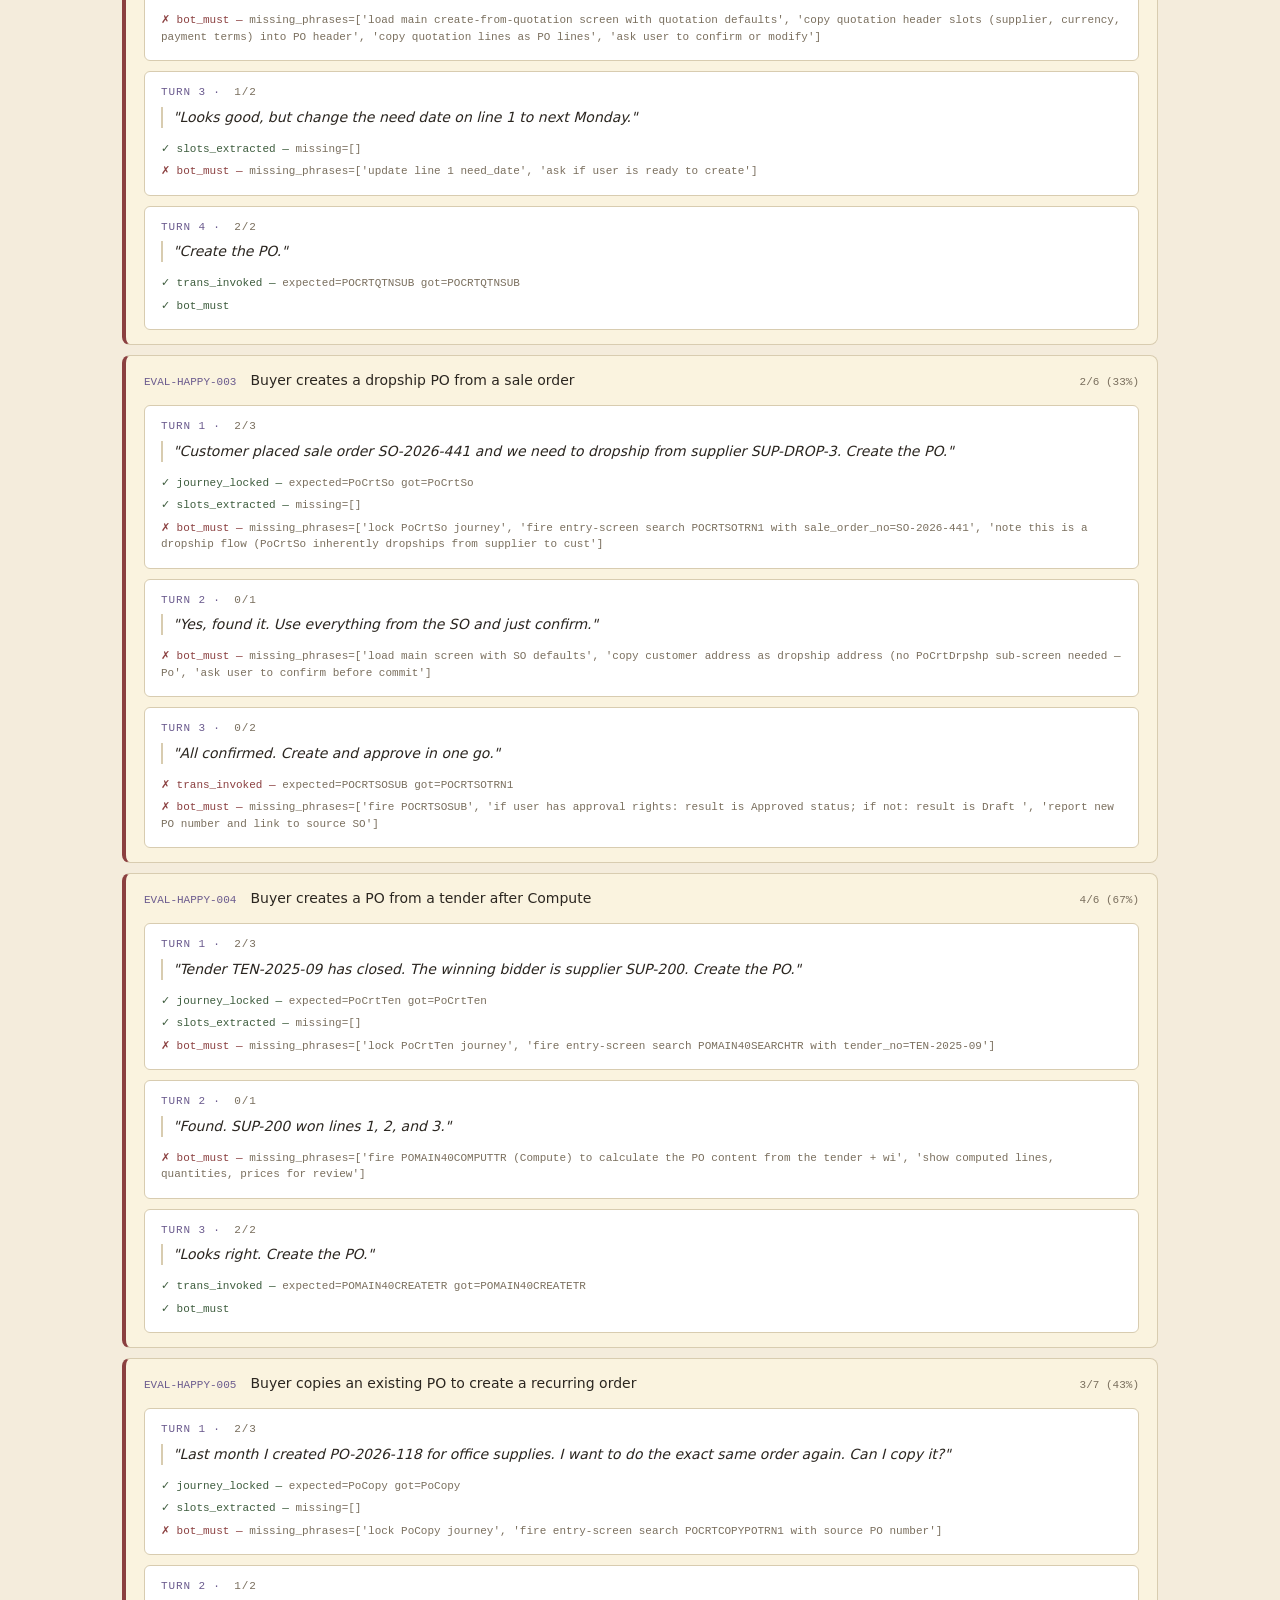
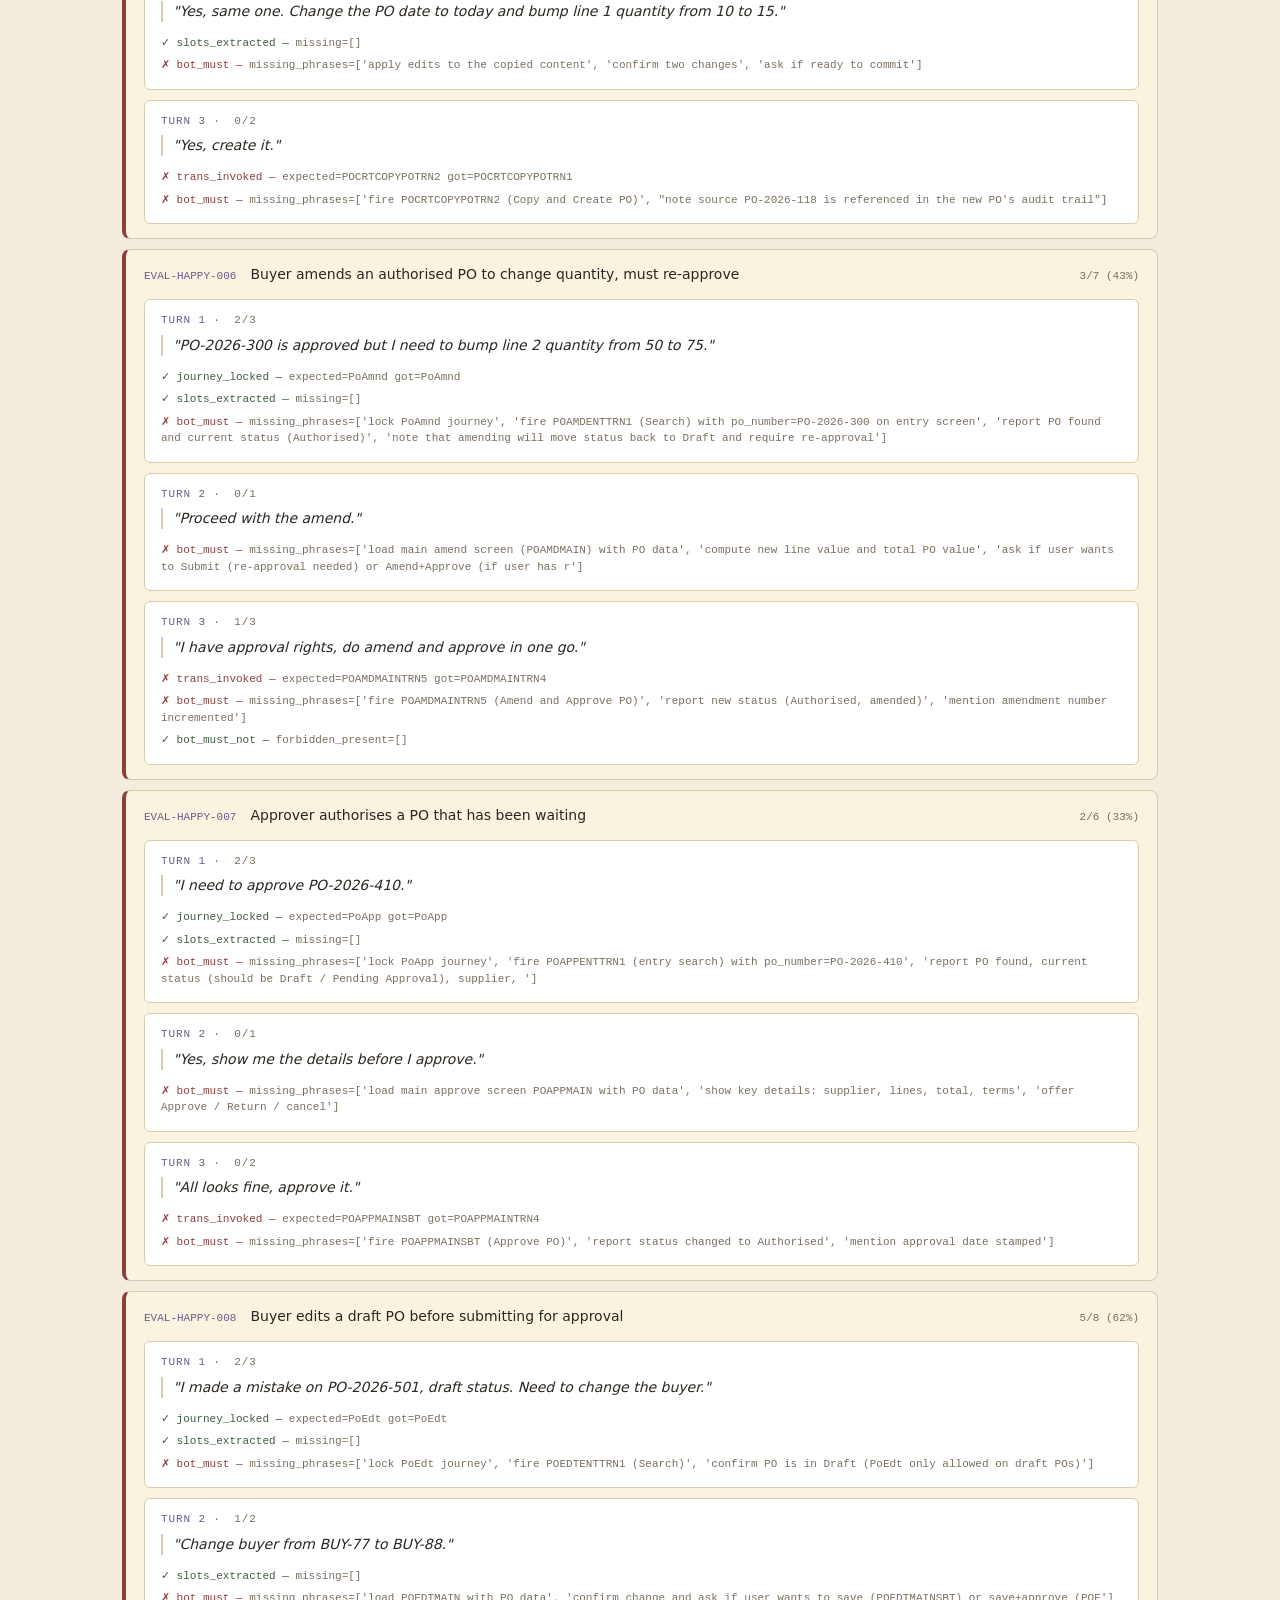
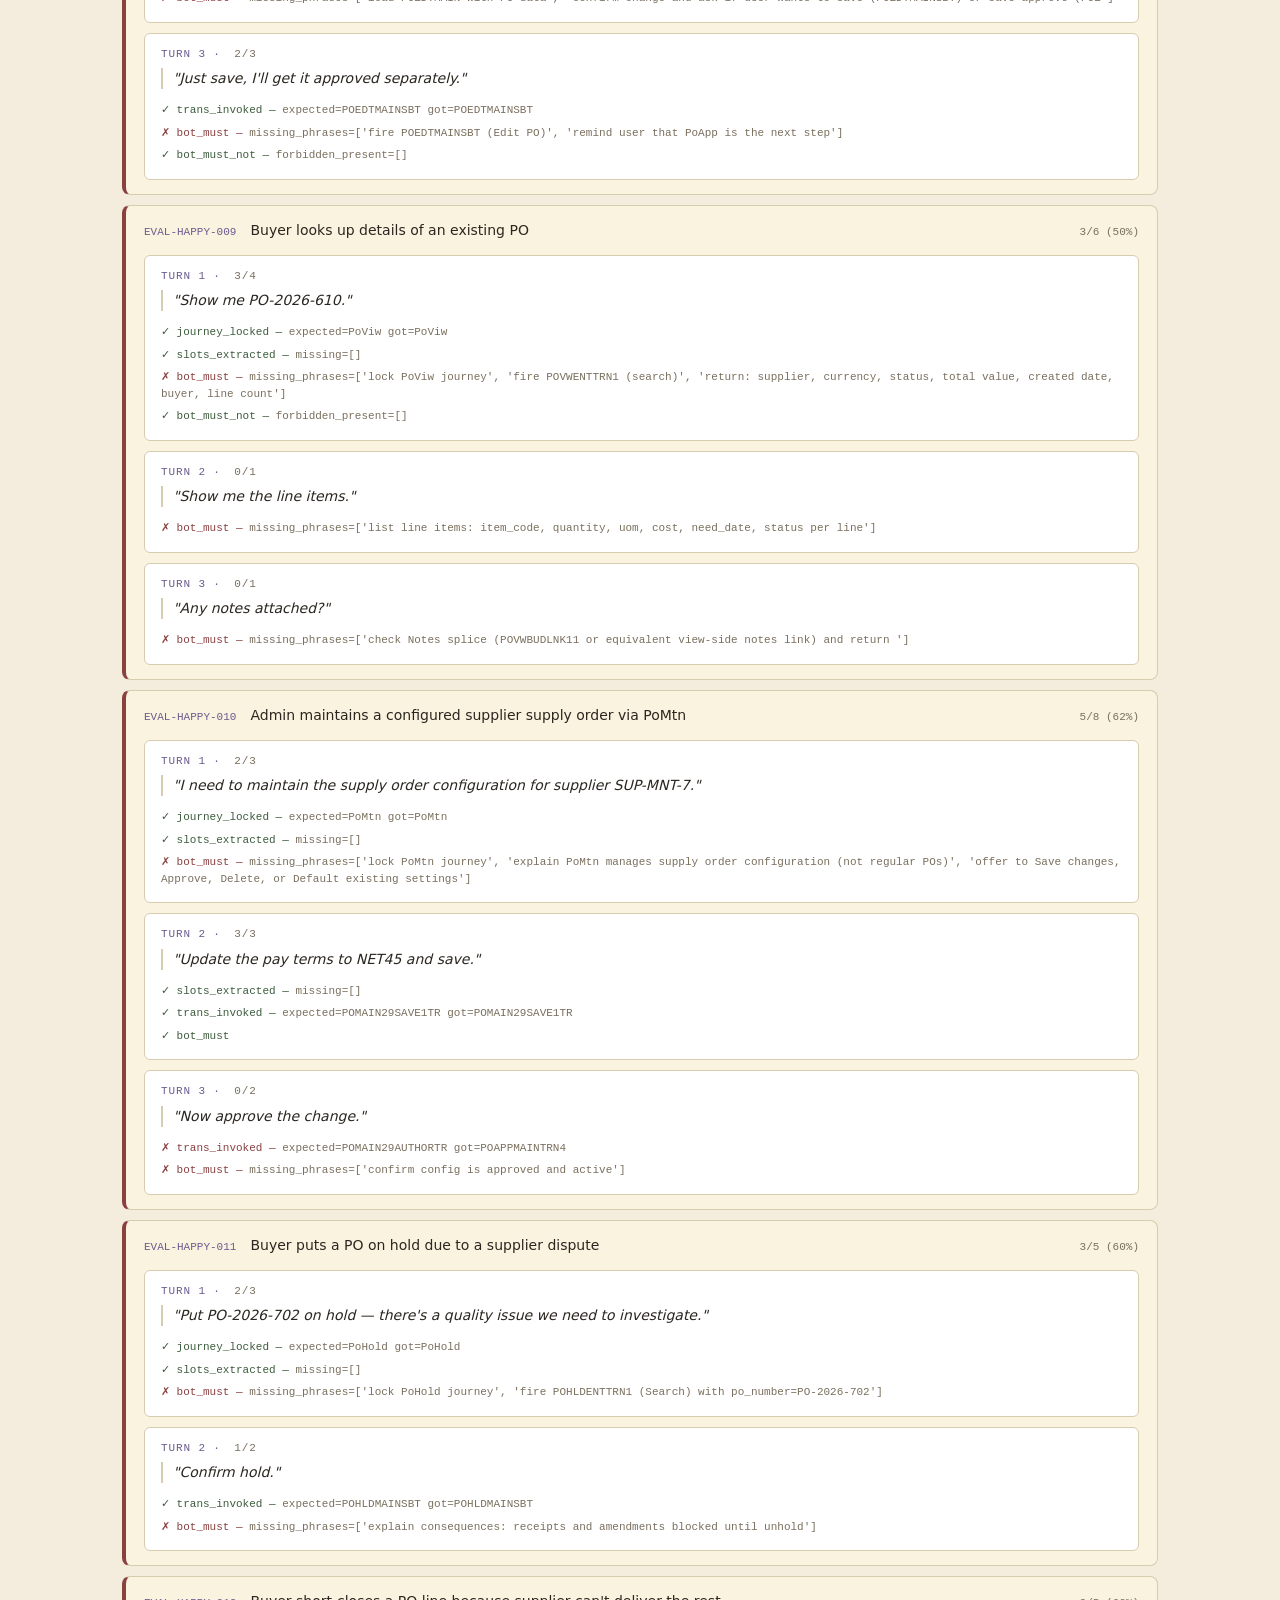
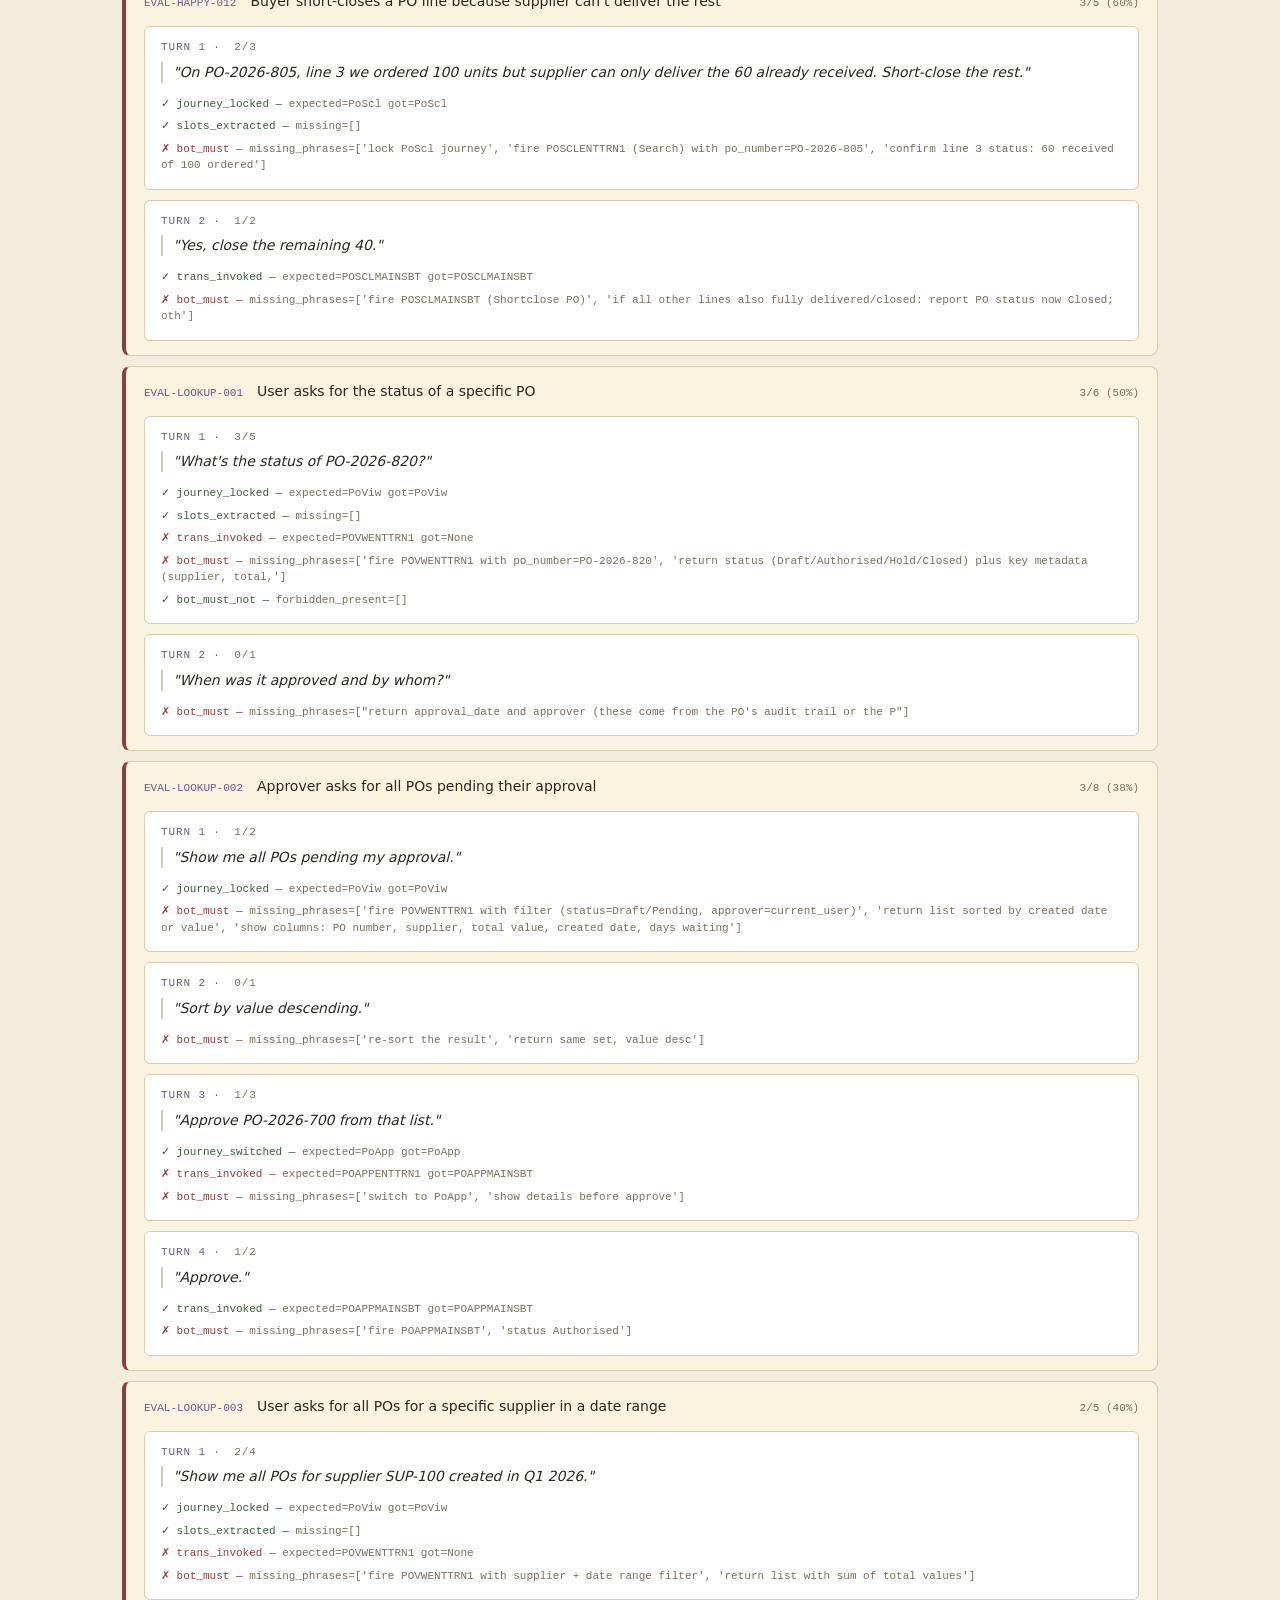
<file: eval/reports/latest.html>
<!DOCTYPE html>
<html><head><meta charset="UTF-8"><title>Eval report — v3</title>
<style>
:root { --cream:#f4ecdc; --ink:#2b2620; --muted:#7a6f5e; --purple:#6b5b8e;
        --green:#3d5c3d; --red:#8b4040; --rule:#d8ccb0; --code:#f8f1de; }
* { box-sizing:border-box; margin:0; padding:0; }
body { background:var(--cream); color:var(--ink); font-family:-apple-system, system-ui, sans-serif;
       font-size:14px; line-height:1.5; }
.page { max-width:1100px; margin:0 auto; padding:48px 32px; }
h1 { font-family:Georgia, serif; font-weight:500; font-size:36px; margin-bottom:6px; }
.meta { color:var(--muted); font-family:'JetBrains Mono', monospace; font-size:11px; margin-bottom:32px; }
.summary { display:grid; grid-template-columns:1fr 1fr; gap:18px; margin-bottom:32px; }
.summary .card { background:#faf3df; border:1px solid var(--rule); border-radius:8px; padding:18px 22px; }
.summary .label { font-family:'JetBrains Mono', monospace; font-size:10px; letter-spacing:0.1em;
                   text-transform:uppercase; color:var(--muted); margin-bottom:8px; }
.summary .big { font-family:Georgia, serif; font-size:32px; }
.summary .sub { color:var(--muted); font-size:12px; margin-top:4px; }
table { width:100%; border-collapse:collapse; background:#faf3df; border:1px solid var(--rule);
        border-radius:8px; margin-bottom:32px; overflow:hidden; }
th, td { text-align:left; padding:10px 14px; border-bottom:1px solid var(--rule); font-size:13px; }
th { font-family:'JetBrains Mono', monospace; font-size:10px; letter-spacing:0.1em;
     text-transform:uppercase; color:var(--muted); background:#f4ecdc; }
.pct { color:var(--muted); font-size:11px; font-family:'JetBrains Mono', monospace; }
h2 { font-family:Georgia, serif; font-size:22px; font-weight:500; margin:24px 0 12px; }
.case { background:#faf3df; border:1px solid var(--rule); border-radius:8px; margin-bottom:10px; padding:14px 18px; }
.case.pass { border-left:4px solid var(--green); }
.case.fail { border-left:4px solid var(--red); }
.case summary { cursor:pointer; list-style:none; display:flex; gap:14px; align-items:baseline; }
.cid { font-family:'JetBrains Mono', monospace; font-size:11px; color:var(--purple); }
.ctitle { flex:1; font-weight:500; }
.cscore { font-family:'JetBrains Mono', monospace; font-size:11px; color:var(--muted); }
.case-body { margin-top:14px; }
.turn { background:#fff; border:1px solid var(--rule); border-radius:6px; padding:12px 16px; margin-top:10px; }
.t-head { font-family:'JetBrains Mono', monospace; font-size:11px; color:var(--purple);
          letter-spacing:0.08em; text-transform:uppercase; margin-bottom:6px; }
.t-score { color:var(--muted); margin-left:6px; }
.t-user { font-style:italic; color:var(--ink); margin-bottom:10px; padding-left:10px;
          border-left:2px solid var(--rule); }
.metrics { list-style:none; }
.metrics li { padding:3px 0; font-family:'JetBrains Mono', monospace; font-size:11px; }
.mp { color:var(--green); }
.mf { color:var(--red); }
.det { color:var(--muted); }
</style></head>
<body><div class="page">
<h1>Eval report</h1>
<div class="meta">bot = <b>v3</b> · 2026-05-26T10:22:56</div>

<div class="summary">
  <div class="card">
    <div class="label">Cases passed</div>
    <div class="big">0 / 50</div>
    <div class="sub">0.0% — a case passes only if all its metrics pass</div>
  </div>
  <div class="card">
    <div class="label">Metrics passed</div>
    <div class="big">179 / 390</div>
    <div class="sub">45.9% — total per-turn assertions across all cases</div>
  </div>
</div>

<h2>By category</h2>
<table>
<thead><tr><th>Category</th><th>Cases</th><th>Metrics</th></tr></thead>
<tbody>
<tr><td>cross-journey</td><td>0 / 6</td><td>23 / 49 &nbsp;<span class="pct">47%</span></td></tr>
<tr><td>cross-module</td><td>0 / 4</td><td>11 / 27 &nbsp;<span class="pct">41%</span></td></tr>
<tr><td>discovery</td><td>0 / 5</td><td>16 / 36 &nbsp;<span class="pct">44%</span></td></tr>
<tr><td>error-recovery</td><td>0 / 8</td><td>33 / 68 &nbsp;<span class="pct">49%</span></td></tr>
<tr><td>lookup</td><td>0 / 5</td><td>13 / 29 &nbsp;<span class="pct">45%</span></td></tr>
<tr><td>single-journey-happy-path</td><td>0 / 12</td><td>46 / 85 &nbsp;<span class="pct">54%</span></td></tr>
<tr><td>single-journey-with-splice</td><td>0 / 10</td><td>37 / 96 &nbsp;<span class="pct">39%</span></td></tr>
</tbody>
</table>

<h2>Per-case detail</h2>
<details class="case fail" open><summary><span class="cid">EVAL-DISC-001</span> <span class="ctitle">Brand new user asks what the PO module can do</span> <span class="cscore">4/7 (57%)</span></summary><div class="case-body"><div class="turn"><div class="t-head">Turn 1 · <span class="t-score">1/2</span></div><div class="t-user">"Hi, I just got access to this system. What can I do with purchase orders here?"</div><ul class="metrics"><li class="mf">✗ bot_must &mdash; <span class="det">missing_phrases=[&#x27;greet briefly&#x27;, &#x27;enumerate at least 6 of the 14 user-facing PO journeys (e.g., create direct, cre&#x27;, &#x27;group the journeys into create / view / modify / approve / status-change categor&#x27;, &#x27;offer to go deeper on any one&#x27;]</span></li><li class="mp">✓ bot_must_not &mdash; <span class="det">forbidden_present=[]</span></li></ul></div><div class="turn"><div class="t-head">Turn 2 · <span class="t-score">1/2</span></div><div class="t-user">"What&#x27;s the difference between Create Direct and Create from Quotation?"</div><ul class="metrics"><li class="mf">✗ bot_must &mdash; <span class="det">missing_phrases=[&#x27;explain that Direct (PoCrt) collects all header + line slots manually&#x27;, &#x27;explain that From Quotation (PoCrtQtn) starts from a search of approved supplier&#x27;, &#x27;mention the entry-point difference (no source document vs. pick a quotation firs&#x27;]</span></li><li class="mp">✓ bot_must_not &mdash; <span class="det">forbidden_present=[]</span></li></ul></div><div class="turn"><div class="t-head">Turn 3 · <span class="t-score">2/3</span></div><div class="t-user">"OK, I want to try Direct. What do I need to know before I start?"</div><ul class="metrics"><li class="mp">✓ journey_locked &mdash; <span class="det">expected=PoCrt got=PoCrt</span></li><li class="mf">✗ bot_must &mdash; <span class="det">missing_phrases=[&#x27;list the required header slots: numbering_series, po_date, supplier_code, curren&#x27;, &#x27;say at least one line item with item_code, quantity, cost is required&#x27;, &#x27;mention that optional sub-screens exist (Terms, TCD, Budget, Dropship) and the u&#x27;, &#x27;explain the two commit options: Create (saves as Draft) vs Create &amp; Approve (cre&#x27;]</span></li><li class="mp">✓ bot_must_not &mdash; <span class="det">forbidden_present=[]</span></li></ul></div></div></details><details class="case fail" open><summary><span class="cid">EVAL-DISC-002</span> <span class="ctitle">User asks how to create a purchase order — must disambiguate which kind</span> <span class="cscore">4/8 (50%)</span></summary><div class="case-body"><div class="turn"><div class="t-head">Turn 1 · <span class="t-score">2/3</span></div><div class="t-user">"How do I create a purchase order?"</div><ul class="metrics"><li class="mp">✓ journey_candidates &mdash; <span class="det">expected=[&#x27;PoCopy&#x27;, &#x27;PoCrt&#x27;, &#x27;PoCrtQtn&#x27;, &#x27;PoCrtSo&#x27;, &#x27;PoCrtTen&#x27;] got=[&#x27;PoCopy&#x27;, &#x27;PoCrt&#x27;, &#x27;PoCrtQtn&#x27;, &#x27;PoCrtSo&#x27;, &#x27;PoCrtTen&#x27;]</span></li><li class="mf">✗ bot_must &mdash; <span class="det">missing_phrases=[&#x27;list the 5 create variants with one-line explanations: PoCrt (direct, no source &#x27;, &#x27;ask which one the user wants&#x27;]</span></li><li class="mp">✓ bot_must_not &mdash; <span class="det">forbidden_present=[]</span></li></ul></div><div class="turn"><div class="t-head">Turn 2 · <span class="t-score">1/2</span></div><div class="t-user">"I have a quote from a supplier already, I want to convert that"</div><ul class="metrics"><li class="mp">✓ journey_locked &mdash; <span class="det">expected=PoCrtQtn got=PoCrtQtn</span></li><li class="mf">✗ bot_must &mdash; <span class="det">missing_phrases=[&#x27;confirm PoCrtQtn&#x27;, &#x27;explain the first step is a search on the entry screen — bot will ask for either&#x27;]</span></li></ul></div><div class="turn"><div class="t-head">Turn 3 · <span class="t-score">1/3</span></div><div class="t-user">"Quote number is QTN-2024-7821"</div><ul class="metrics"><li class="mp">✓ slots_extracted &mdash; <span class="det">missing=[]</span></li><li class="mf">✗ trans_invoked &mdash; <span class="det">expected=POCRTQTNTRN1 got=None</span></li><li class="mf">✗ bot_must &mdash; <span class="det">missing_phrases=[&#x27;run the entry-screen search (POCRTQTNTRN1)&#x27;, &#x27;if found: report quotation found and ask which line(s) to include in the PO; if &#x27;]</span></li></ul></div></div></details><details class="case fail" open><summary><span class="cid">EVAL-DISC-003</span> <span class="ctitle">User asks for the full list of PO journeys</span> <span class="cscore">1/4 (25%)</span></summary><div class="case-body"><div class="turn"><div class="t-head">Turn 1 · <span class="t-score">1/2</span></div><div class="t-user">"Give me the full list of every purchase-order activity I can perform in this system."</div><ul class="metrics"><li class="mf">✗ bot_must &mdash; <span class="det">missing_phrases=[&#x27;enumerate all 14 user-facing PO journeys with activity names and descriptions: P&#x27;]</span></li><li class="mp">✓ bot_must_not &mdash; <span class="det">forbidden_present=[]</span></li></ul></div><div class="turn"><div class="t-head">Turn 2 · <span class="t-score">0/2</span></div><div class="t-user">"What&#x27;s PoAcCcUsgMod?"</div><ul class="metrics"><li class="mf">✗ journey_locked &mdash; <span class="det">expected=PoAcCcUsgMod got=PoHlp</span></li><li class="mf">✗ bot_must &mdash; <span class="det">missing_phrases=[&#x27;explain it changes the Account / Cost-Centre Usage on an existing PO without re-&#x27;, &quot;note it&#x27;s a specialised variant — most users won&#x27;t touch it&quot;]</span></li></ul></div></div></details><details class="case fail" open><summary><span class="cid">EVAL-DISC-004</span> <span class="ctitle">First-time user requests guided onboarding for their first PO</span> <span class="cscore">6/13 (46%)</span></summary><div class="case-body"><div class="turn"><div class="t-head">Turn 1 · <span class="t-score">1/2</span></div><div class="t-user">"I&#x27;m new here. I need to make my first purchase order but I have no idea where to start. Can you walk me through it?"</div><ul class="metrics"><li class="mf">✗ bot_must &mdash; <span class="det">missing_phrases=[&#x27;reassure the user briefly&#x27;, &#x27;ask one disambiguating question first: do they have a quotation/PR/sale-order/te&#x27;, &#x27;offer to default to PoCrt (Direct) if they have nothing&#x27;]</span></li><li class="mp">✓ bot_must_not &mdash; <span class="det">forbidden_present=[]</span></li></ul></div><div class="turn"><div class="t-head">Turn 2 · <span class="t-score">1/2</span></div><div class="t-user">"Nothing, just from scratch."</div><ul class="metrics"><li class="mp">✓ journey_locked &mdash; <span class="det">expected=PoCrt got=PoCrt</span></li><li class="mf">✗ bot_must &mdash; <span class="det">missing_phrases=[&#x27;confirm Direct PO chosen&#x27;, &#x27;explain at a high level: header (4-5 fields), at least one line item, then click&#x27;, &#x27;ask for the first header slot — recommend starting with supplier_code OR numberi&#x27;]</span></li></ul></div><div class="turn"><div class="t-head">Turn 3 · <span class="t-score">1/2</span></div><div class="t-user">"I don&#x27;t know what numbering series is. Can you explain?"</div><ul class="metrics"><li class="mf">✗ bot_must &mdash; <span class="det">missing_phrases=[&#x27;explain numbering_series is the document-number sequence (e.g., PO/2024/STANDARD&#x27;, &quot;say it&#x27;s typically chosen from a dropdown the system populates from configured s&quot;, &#x27;offer to list available series or to skip and pick the default&#x27;]</span></li><li class="mp">✓ bot_must_not &mdash; <span class="det">forbidden_present=[]</span></li></ul></div><div class="turn"><div class="t-head">Turn 4 · <span class="t-score">0/2</span></div><div class="t-user">"Just use the default, let&#x27;s move on. Supplier is SUP-100, date is today, currency USD."</div><ul class="metrics"><li class="mf">✗ slots_extracted &mdash; <span class="det">missing=[&#x27;numbering_series&#x27;]</span></li><li class="mf">✗ bot_must &mdash; <span class="det">missing_phrases=[&#x27;acknowledge all four slots extracted in one turn&#x27;, &#x27;ask for the line item details next&#x27;]</span></li></ul></div><div class="turn"><div class="t-head">Turn 5 · <span class="t-score">1/2</span></div><div class="t-user">"5 units of ITM-200 at 100 each."</div><ul class="metrics"><li class="mp">✓ slots_extracted &mdash; <span class="det">missing=[]</span></li><li class="mf">✗ bot_must &mdash; <span class="det">missing_phrases=[&#x27;confirm one line item captured&#x27;, &#x27;ask if there are more lines or if user is ready to create&#x27;, &#x27;remind user they can add Terms/TCD/Budget sub-screens before commit&#x27;]</span></li></ul></div><div class="turn"><div class="t-head">Turn 6 · <span class="t-score">2/3</span></div><div class="t-user">"Just create it."</div><ul class="metrics"><li class="mp">✓ trans_invoked &mdash; <span class="det">expected=POCRTMAINSBT got=POCRTMAINSBT</span></li><li class="mp">✓ sp_chain_invoked &mdash; <span class="det">missing_sps=[]</span></li><li class="mf">✗ bot_must &mdash; <span class="det">missing_phrases=[&quot;fire POCRTMAINSBT (Create, not Create+Approve — user did not say &#x27;approve&#x27;)&quot;, &#x27;report the assigned PO number&#x27;, &quot;tell user it&#x27;s in Draft status and explain how to get it approved (PoApp journey&quot;]</span></li></ul></div></div></details><details class="case fail" open><summary><span class="cid">EVAL-DISC-005</span> <span class="ctitle">User asks about the full lifecycle — from creation to receipt</span> <span class="cscore">1/4 (25%)</span></summary><div class="case-body"><div class="turn"><div class="t-head">Turn 1 · <span class="t-score">1/2</span></div><div class="t-user">"Walk me through what happens to a PO from the moment I create it to when the goods arrive. What are the stages?"</div><ul class="metrics"><li class="mf">✗ bot_must &mdash; <span class="det">missing_phrases=[&#x27;describe stages: Draft (PoCrt) → Pending Approval → Authorised (PoApp) → Goods R&#x27;, &#x27;mention optional intermediate journeys: Amend (PoAmnd) re-opens, Edit (PoEdt) fo&#x27;, &#x27;note that GR is a separate module&#x27;]</span></li><li class="mp">✓ bot_must_not &mdash; <span class="det">forbidden_present=[]</span></li></ul></div><div class="turn"><div class="t-head">Turn 2 · <span class="t-score">0/1</span></div><div class="t-user">"Who can authorise it? Can I do it myself if I created it?"</div><ul class="metrics"><li class="mf">✗ bot_must &mdash; <span class="det">missing_phrases=[&#x27;explain that PoApp is a separate activity from PoCrt — authorisation is a discre&#x27;, &#x27;note that whether the creator can self-approve depends on configured authorisati&#x27;, &#x27;mention that PoCrt has a TRN4 task (Create and Approve PO) which combines both —&#x27;]</span></li></ul></div><div class="turn"><div class="t-head">Turn 3 · <span class="t-score">0/1</span></div><div class="t-user">"What if I make a mistake after it&#x27;s approved?"</div><ul class="metrics"><li class="mf">✗ bot_must &mdash; <span class="det">missing_phrases=[&#x27;note POAMDMAINTRN5 (Amend and Approve) re-approves in one shot if user has right&#x27;, &#x27;mention that some structural changes (e.g., supplier change) may require PoScl +&#x27;]</span></li></ul></div></div></details><details class="case fail" open><summary><span class="cid">EVAL-ERR-001</span> <span class="ctitle">User enters a non-existent supplier code, bot recovers with search</span> <span class="cscore">4/7 (57%)</span></summary><div class="case-body"><div class="turn"><div class="t-head">Turn 1 · <span class="t-score">3/4</span></div><div class="t-user">"Create a PO for supplier XYZ-NONEXISTENT, USD, today."</div><ul class="metrics"><li class="mp">✓ journey_locked &mdash; <span class="det">expected=PoCrt got=PoCrt</span></li><li class="mp">✓ slots_extracted &mdash; <span class="det">missing=[]</span></li><li class="mp">✓ validation_error_detected &mdash; <span class="det">expected=True got=True</span></li><li class="mf">✗ bot_must &mdash; <span class="det">missing_phrases=[&#x27;attempt supplier validation (uses POCRTMAINSUPPUI or POCRTMAINHLPSUP for help)&#x27;, &#x27;offer to search by partial name / show valid suppliers&#x27;, &#x27;NOT proceed to next slot until valid supplier captured&#x27;]</span></li></ul></div><div class="turn"><div class="t-head">Turn 2 · <span class="t-score">0/1</span></div><div class="t-user">"Search for suppliers with &#x27;XYZ&#x27; in the name."</div><ul class="metrics"><li class="mf">✗ bot_must &mdash; <span class="det">missing_phrases=[&quot;invoke the supplier help/search task with partial match &#x27;XYZ&#x27;&quot;, &#x27;return matching candidates&#x27;, &#x27;ask user to pick&#x27;]</span></li></ul></div><div class="turn"><div class="t-head">Turn 3 · <span class="t-score">1/2</span></div><div class="t-user">"OK use XYZ-CORP-001."</div><ul class="metrics"><li class="mp">✓ slots_extracted &mdash; <span class="det">missing=[]</span></li><li class="mf">✗ bot_must &mdash; <span class="det">missing_phrases=[&#x27;validate XYZ-CORP-001 exists and is active&#x27;, &#x27;continue header slot collection (still need buyer, numbering_series, lines)&#x27;]</span></li></ul></div></div></details><details class="case fail" open><summary><span class="cid">EVAL-ERR-002</span> <span class="ctitle">User tries to commit before all required slots are filled — bot refuses, lists missing</span> <span class="cscore">5/8 (62%)</span></summary><div class="case-body"><div class="turn"><div class="t-head">Turn 1 · <span class="t-score">3/4</span></div><div class="t-user">"Create a PO for SUP-100. Just do it, figure out the rest."</div><ul class="metrics"><li class="mp">✓ journey_locked &mdash; <span class="det">expected=PoCrt got=PoCrt</span></li><li class="mp">✓ slots_extracted &mdash; <span class="det">missing=[]</span></li><li class="mf">✗ bot_must &mdash; <span class="det">missing_phrases=[&#x27;lock PoCrt&#x27;, &#x27;refuse to commit&#x27;, &#x27;list the missing required slots: numbering_series, po_date, currency, buyer (if &#x27;, &#x27;explain the bot cannot fabricate these values&#x27;]</span></li><li class="mp">✓ bot_must_not &mdash; <span class="det">forbidden_present=[]</span></li></ul></div><div class="turn"><div class="t-head">Turn 2 · <span class="t-score">1/2</span></div><div class="t-user">"Fine. Today, USD, buyer BUY-1, numbering PO/STD/2026, item ITM-50 10 units at 30."</div><ul class="metrics"><li class="mp">✓ slots_extracted &mdash; <span class="det">missing=[]</span></li><li class="mf">✗ bot_must &mdash; <span class="det">missing_phrases=[&#x27;acknowledge all slots now provided&#x27;, &#x27;ask one final confirmation before commit&#x27;]</span></li></ul></div><div class="turn"><div class="t-head">Turn 3 · <span class="t-score">1/2</span></div><div class="t-user">"Yes create."</div><ul class="metrics"><li class="mp">✓ trans_invoked &mdash; <span class="det">expected=POCRTMAINSBT got=POCRTMAINSBT</span></li><li class="mf">✗ bot_must &mdash; <span class="det">missing_phrases=[&#x27;fire POCRTMAINSBT&#x27;, &#x27;report PO created&#x27;]</span></li></ul></div></div></details><details class="case fail" open><summary><span class="cid">EVAL-ERR-003</span> <span class="ctitle">Supplier&#x27;s preferred currency differs from PO currency — exchange rate fetch needed</span> <span class="cscore">4/10 (40%)</span></summary><div class="case-body"><div class="turn"><div class="t-head">Turn 1 · <span class="t-score">2/3</span></div><div class="t-user">"Create a PO for SUP-EU-1 in USD."</div><ul class="metrics"><li class="mp">✓ journey_locked &mdash; <span class="det">expected=PoCrt got=PoCrt</span></li><li class="mp">✓ slots_extracted &mdash; <span class="det">missing=[]</span></li><li class="mf">✗ bot_must &mdash; <span class="det">missing_phrases=[&#x27;fire POCRTMAINSUPPUI to fetch supplier details&#x27;, &#x27;trigger the computed splice (matches SP IF @sup_currency != @currencycode)&#x27;, &#x27;fire exchange rate fetch (erate_sysact_spgetexcgrate via the SP path)&#x27;, &#x27;report exchange rate to user before proceeding&#x27;]</span></li></ul></div><div class="turn"><div class="t-head">Turn 2 · <span class="t-score">0/1</span></div><div class="t-user">"What&#x27;s the rate?"</div><ul class="metrics"><li class="mf">✗ bot_must &mdash; <span class="det">missing_phrases=[&#x27;ask user to confirm proceed or change currency to EUR&#x27;]</span></li></ul></div><div class="turn"><div class="t-head">Turn 3 · <span class="t-score">0/2</span></div><div class="t-user">"Use USD with that rate. Continue."</div><ul class="metrics"><li class="mf">✗ slots_extracted &mdash; <span class="det">missing=[&#x27;exchange_rate&#x27;]</span></li><li class="mf">✗ bot_must &mdash; <span class="det">missing_phrases=[&#x27;lock the rate&#x27;, &#x27;ask for remaining header slots&#x27;]</span></li></ul></div><div class="turn"><div class="t-head">Turn 4 · <span class="t-score">1/2</span></div><div class="t-user">"Buyer BUY-3, today, numbering PO/INT/2026, line ITM-77 5 at 100 USD."</div><ul class="metrics"><li class="mp">✓ slots_extracted &mdash; <span class="det">missing=[]</span></li><li class="mf">✗ bot_must &mdash; <span class="det">missing_phrases=[&#x27;acknowledge&#x27;, &#x27;ask to commit&#x27;]</span></li></ul></div><div class="turn"><div class="t-head">Turn 5 · <span class="t-score">1/2</span></div><div class="t-user">"Yes."</div><ul class="metrics"><li class="mp">✓ trans_invoked &mdash; <span class="det">expected=POCRTMAINSBT got=POCRTMAINSBT</span></li><li class="mf">✗ bot_must &mdash; <span class="det">missing_phrases=[&#x27;fire POCRTMAINSBT&#x27;, &#x27;PO created with rate locked&#x27;]</span></li></ul></div></div></details><details class="case fail" open><summary><span class="cid">EVAL-ERR-004</span> <span class="ctitle">User adds same item on two lines — SP raises duplicate error, bot offers fix</span> <span class="cscore">1/8 (12%)</span></summary><div class="case-body"><div class="turn"><div class="t-head">Turn 1 · <span class="t-score">0/3</span></div><div class="t-user">"Create a PO for SUP-100, USD, today, buyer BUY-5. Lines: ITM-200 50 units at 10 needed next week, and ITM-200 30 units at 10 needed next month."</div><ul class="metrics"><li class="mf">✗ journey_locked &mdash; <span class="det">expected=PoCrt got=None</span></li><li class="mf">✗ slots_extracted &mdash; <span class="det">missing=[&#x27;supplier_code&#x27;, &#x27;currency&#x27;, &#x27;po_date&#x27;, &#x27;buyer&#x27;]</span></li><li class="mf">✗ bot_must &mdash; <span class="det">missing_phrases=[&#x27;capture both lines&#x27;, &#x27;warn that SP hdrchk has duplicate-item check (matches the IF EXISTS po_poitm_ite&#x27;, &#x27;offer alternatives: combine into one line, or use a schedule (POCRTMAINLNK2) to &#x27;]</span></li></ul></div><div class="turn"><div class="t-head">Turn 2 · <span class="t-score">0/1</span></div><div class="t-user">"What&#x27;s the schedule option?"</div><ul class="metrics"><li class="mf">✗ bot_must &mdash; <span class="det">missing_phrases=[&#x27;explain Schedule sub-screen (POCRTMAINLNK2 → PoCrtSch): keeps one line but split&#x27;, &#x27;say this is the right pattern for staggered delivery of the same item&#x27;]</span></li></ul></div><div class="turn"><div class="t-head">Turn 3 · <span class="t-score">0/2</span></div><div class="t-user">"Use schedule. One line ITM-200, 80 total. Schedule 50 next week, 30 next month."</div><ul class="metrics"><li class="mf">✗ slots_extracted &mdash; <span class="det">missing=[&#x27;cost&#x27;, &#x27;schedule&#x27;]</span></li><li class="mf">✗ bot_must &mdash; <span class="det">missing_phrases=[&#x27;open Schedule sub-screen&#x27;, &#x27;save the two schedule entries&#x27;, &#x27;return to main and ask to commit&#x27;]</span></li></ul></div><div class="turn"><div class="t-head">Turn 4 · <span class="t-score">1/2</span></div><div class="t-user">"Create."</div><ul class="metrics"><li class="mp">✓ trans_invoked &mdash; <span class="det">expected=POCRTMAINSBT got=POCRTMAINSBT</span></li><li class="mf">✗ bot_must &mdash; <span class="det">missing_phrases=[&#x27;fire POCRTMAINSBT — no duplicate error since only one line&#x27;]</span></li></ul></div></div></details><details class="case fail" open><summary><span class="cid">EVAL-ERR-005</span> <span class="ctitle">User changes their mind mid-conversation — bot retracts splice cleanly</span> <span class="cscore">7/12 (58%)</span></summary><div class="case-body"><div class="turn"><div class="t-head">Turn 1 · <span class="t-score">3/5</span></div><div class="t-user">"Create a Capital PO for SUP-CAP-2."</div><ul class="metrics"><li class="mp">✓ journey_locked &mdash; <span class="det">expected=PoCrt got=PoCrt</span></li><li class="mp">✓ slots_extracted &mdash; <span class="det">missing=[]</span></li><li class="mf">✗ splice_triggered &mdash; <span class="det">expected=po_type==Capital got=None</span></li><li class="mf">✗ additional_required_slots &mdash; <span class="det">expected=[&#x27;capital_proposal_id&#x27;] got=[]</span></li><li class="mp">✓ bot_must</li></ul></div><div class="turn"><div class="t-head">Turn 2 · <span class="t-score">2/3</span></div><div class="t-user">"Actually, this is just a standard expense, not Capital. Never mind."</div><ul class="metrics"><li class="mp">✓ slots_extracted &mdash; <span class="det">missing=[]</span></li><li class="mf">✗ bot_must &mdash; <span class="det">missing_phrases=[&#x27;retract the Capital splice&#x27;, &#x27;drop capital_proposal_id from required slots&#x27;, &#x27;confirm switch to standard PO and resume slot collection&#x27;]</span></li><li class="mp">✓ bot_must_not &mdash; <span class="det">forbidden_present=[]</span></li></ul></div><div class="turn"><div class="t-head">Turn 3 · <span class="t-score">1/2</span></div><div class="t-user">"USD, today, buyer BUY-9, numbering PO/STD/2026. Line ITM-1 50 at 10."</div><ul class="metrics"><li class="mp">✓ slots_extracted &mdash; <span class="det">missing=[]</span></li><li class="mf">✗ bot_must &mdash; <span class="det">missing_phrases=[&#x27;acknowledge slots and that supplier_code SUP-CAP-2 is still captured&#x27;, &#x27;ask to commit&#x27;]</span></li></ul></div><div class="turn"><div class="t-head">Turn 4 · <span class="t-score">1/2</span></div><div class="t-user">"Create."</div><ul class="metrics"><li class="mp">✓ trans_invoked &mdash; <span class="det">expected=POCRTMAINSBT got=POCRTMAINSBT</span></li><li class="mf">✗ bot_must &mdash; <span class="det">missing_phrases=[&#x27;fire POCRTMAINSBT&#x27;, &#x27;no Capital metadata attached&#x27;, &#x27;PO created as standard&#x27;]</span></li></ul></div></div></details><details class="case fail" open><summary><span class="cid">EVAL-ERR-006</span> <span class="ctitle">User request is ambiguous between PR and PO — bot asks before acting</span> <span class="cscore">2/6 (33%)</span></summary><div class="case-body"><div class="turn"><div class="t-head">Turn 1 · <span class="t-score">1/2</span></div><div class="t-user">"I need to place an order for SUP-100."</div><ul class="metrics"><li class="mf">✗ bot_must &mdash; <span class="det">missing_phrases=[&quot;recognise ambiguity: &#x27;order&#x27; could mean Purchase Order (PO module, immediate pro&quot;, &quot;ask clarifying question: &#x27;Do you want to place a Purchase Order (commit to buy n&quot;]</span></li><li class="mp">✓ bot_must_not &mdash; <span class="det">forbidden_present=[]</span></li></ul></div><div class="turn"><div class="t-head">Turn 2 · <span class="t-score">0/2</span></div><div class="t-user">"Just a PO, I have authority to commit."</div><ul class="metrics"><li class="mf">✗ journey_candidates &mdash; <span class="det">expected=[&#x27;PoCopy&#x27;, &#x27;PoCrt&#x27;, &#x27;PoCrtQtn&#x27;, &#x27;PoCrtSo&#x27;, &#x27;PoCrtTen&#x27;] got=[]</span></li><li class="mf">✗ bot_must &mdash; <span class="det">missing_phrases=[&#x27;lock module to PO&#x27;, &#x27;ask which kind of PO (since 5 create variants exist)&#x27;]</span></li></ul></div><div class="turn"><div class="t-head">Turn 3 · <span class="t-score">1/2</span></div><div class="t-user">"Direct one."</div><ul class="metrics"><li class="mp">✓ journey_locked &mdash; <span class="det">expected=PoCrt got=PoCrt</span></li><li class="mf">✗ bot_must &mdash; <span class="det">missing_phrases=[&#x27;start collecting Direct PO header slots&#x27;]</span></li></ul></div></div></details><details class="case fail" open><summary><span class="cid">EVAL-ERR-007</span> <span class="ctitle">Quality slot omitted but qcchk=1 — SP refuses commit, bot loops back</span> <span class="cscore">5/9 (56%)</span></summary><div class="case-body"><div class="turn"><div class="t-head">Turn 1 · <span class="t-score">2/3</span></div><div class="t-user">"PO for SUP-200, USD, today, buyer BUY-10, item ITM-QC-1, 100 units at 15."</div><ul class="metrics"><li class="mp">✓ journey_locked &mdash; <span class="det">expected=PoCrt got=PoCrt</span></li><li class="mp">✓ slots_extracted &mdash; <span class="det">missing=[]</span></li><li class="mf">✗ bot_must &mdash; <span class="det">missing_phrases=[&#x27;discover qcchk=1 for this item — quality slots are mandatory&#x27;, &#x27;warn user before attempting commit&#x27;, &#x27;open Quality splice (POCRTMAINLNK6) and ask for required quality attributes&#x27;]</span></li></ul></div><div class="turn"><div class="t-head">Turn 2 · <span class="t-score">1/2</span></div><div class="t-user">"Just create, I&#x27;ll add quality later."</div><ul class="metrics"><li class="mf">✗ bot_must &mdash; <span class="det">missing_phrases=[&#x27;refuse to commit — explain SP hdrchk will reject because qcchk=1 mandatory slots&#x27;, &#x27;say without quality slots the create will fail with validation error&#x27;, &#x27;offer to either: (a) fill quality now, or (b) switch to a non-QC item&#x27;]</span></li><li class="mp">✓ bot_must_not &mdash; <span class="det">forbidden_present=[]</span></li></ul></div><div class="turn"><div class="t-head">Turn 3 · <span class="t-score">1/2</span></div><div class="t-user">"OK, sample 10%, AQL 1.0, visual + dimensional test."</div><ul class="metrics"><li class="mp">✓ slots_extracted &mdash; <span class="det">missing=[]</span></li><li class="mf">✗ bot_must &mdash; <span class="det">missing_phrases=[&#x27;save quality data&#x27;, &#x27;return to main&#x27;, &#x27;ask to commit&#x27;]</span></li></ul></div><div class="turn"><div class="t-head">Turn 4 · <span class="t-score">1/2</span></div><div class="t-user">"Now create."</div><ul class="metrics"><li class="mp">✓ trans_invoked &mdash; <span class="det">expected=POCRTMAINSBT got=POCRTMAINSBT</span></li><li class="mf">✗ bot_must &mdash; <span class="det">missing_phrases=[&#x27;fire POCRTMAINSBT — now passes since qcchk=1 mandatory slots filled&#x27;, &#x27;PO created&#x27;]</span></li></ul></div></div></details><details class="case fail" open><summary><span class="cid">EVAL-ERR-008</span> <span class="ctitle">User types an ambiguous date, bot disambiguates</span> <span class="cscore">5/8 (62%)</span></summary><div class="case-body"><div class="turn"><div class="t-head">Turn 1 · <span class="t-score">3/4</span></div><div class="t-user">"PO for SUP-100, USD, po date 03/04/2026, buyer BUY-8, line ITM-1 50 at 10."</div><ul class="metrics"><li class="mp">✓ journey_locked &mdash; <span class="det">expected=PoCrt got=PoCrt</span></li><li class="mp">✓ slots_extracted &mdash; <span class="det">missing=[]</span></li><li class="mf">✗ bot_must &mdash; <span class="det">missing_phrases=[&#x27;detect ambiguous date 03/04/2026 (3 April vs 4 March)&#x27;, &#x27;ask user to disambiguate (DD/MM vs MM/DD), or offer both interpretations&#x27;]</span></li><li class="mp">✓ bot_must_not &mdash; <span class="det">forbidden_present=[]</span></li></ul></div><div class="turn"><div class="t-head">Turn 2 · <span class="t-score">1/2</span></div><div class="t-user">"DD/MM. So 3 April 2026."</div><ul class="metrics"><li class="mp">✓ slots_extracted &mdash; <span class="det">missing=[]</span></li><li class="mf">✗ bot_must &mdash; <span class="det">missing_phrases=[&#x27;lock the date in ISO 2026-04-03&#x27;, &#x27;confirm and ask to commit&#x27;]</span></li></ul></div><div class="turn"><div class="t-head">Turn 3 · <span class="t-score">1/2</span></div><div class="t-user">"Create."</div><ul class="metrics"><li class="mp">✓ trans_invoked &mdash; <span class="det">expected=POCRTMAINSBT got=POCRTMAINSBT</span></li><li class="mf">✗ bot_must &mdash; <span class="det">missing_phrases=[&#x27;fire POCRTMAINSBT&#x27;, &#x27;PO created&#x27;]</span></li></ul></div></div></details><details class="case fail" open><summary><span class="cid">EVAL-HAPPY-001</span> <span class="ctitle">Buyer creates a simple direct PO end-to-end with no splices</span> <span class="cscore">8/13 (62%)</span></summary><div class="case-body"><div class="turn"><div class="t-head">Turn 1 · <span class="t-score">2/3</span></div><div class="t-user">"I need to create a direct purchase order."</div><ul class="metrics"><li class="mp">✓ journey_locked &mdash; <span class="det">expected=PoCrt got=PoCrt</span></li><li class="mf">✗ bot_must &mdash; <span class="det">missing_phrases=[&#x27;confirm Direct PO journey&#x27;, &#x27;ask for the first header slot — supplier_code OR numbering_series&#x27;]</span></li><li class="mp">✓ bot_must_not &mdash; <span class="det">forbidden_present=[]</span></li></ul></div><div class="turn"><div class="t-head">Turn 2 · <span class="t-score">1/2</span></div><div class="t-user">"Numbering series PO/STD/2026, supplier SUP-100, PO date today, currency USD."</div><ul class="metrics"><li class="mp">✓ slots_extracted &mdash; <span class="det">missing=[]</span></li><li class="mf">✗ bot_must &mdash; <span class="det">missing_phrases=[&#x27;acknowledge all 4 slots&#x27;, &#x27;ask for buyer (if not derivable) and any remaining header fields, or move to lin&#x27;]</span></li></ul></div><div class="turn"><div class="t-head">Turn 3 · <span class="t-score">1/2</span></div><div class="t-user">"Buyer is BUY-77, ship from MAIN-WH. Move to lines."</div><ul class="metrics"><li class="mp">✓ slots_extracted &mdash; <span class="det">missing=[]</span></li><li class="mf">✗ bot_must &mdash; <span class="det">missing_phrases=[&#x27;confirm header complete&#x27;, &#x27;ask for line item details&#x27;]</span></li></ul></div><div class="turn"><div class="t-head">Turn 4 · <span class="t-score">1/2</span></div><div class="t-user">"One line: ITM-200, 10 units at 50 USD, need date 30 days from now."</div><ul class="metrics"><li class="mp">✓ slots_extracted &mdash; <span class="det">missing=[]</span></li><li class="mf">✗ bot_must &mdash; <span class="det">missing_phrases=[&#x27;confirm line captured&#x27;, &#x27;ask if user wants more lines or to commit&#x27;]</span></li></ul></div><div class="turn"><div class="t-head">Turn 5 · <span class="t-score">3/4</span></div><div class="t-user">"That&#x27;s all. Just create it, don&#x27;t approve yet."</div><ul class="metrics"><li class="mp">✓ trans_invoked &mdash; <span class="det">expected=POCRTMAINSBT got=POCRTMAINSBT</span></li><li class="mp">✓ sp_chain_invoked &mdash; <span class="det">missing_sps=[]</span></li><li class="mf">✗ bot_must &mdash; <span class="det">missing_phrases=[&#x27;fire POCRTMAINSBT (NOT POCRTMAINTRN4)&#x27;, &#x27;report assigned PO number&#x27;, &#x27;mention next possible journey is PoApp (separate approval) or PoEdt (modify) or &#x27;]</span></li><li class="mp">✓ bot_must_not &mdash; <span class="det">forbidden_present=[]</span></li></ul></div></div></details><details class="case fail" open><summary><span class="cid">EVAL-HAPPY-002</span> <span class="ctitle">Buyer converts an approved quotation into a PO</span> <span class="cscore">5/8 (62%)</span></summary><div class="case-body"><div class="turn"><div class="t-head">Turn 1 · <span class="t-score">2/3</span></div><div class="t-user">"I have an approved quotation QTN-2024-7821 and I want to turn it into a PO."</div><ul class="metrics"><li class="mp">✓ journey_locked &mdash; <span class="det">expected=PoCrtQtn got=PoCrtQtn</span></li><li class="mp">✓ slots_extracted &mdash; <span class="det">missing=[]</span></li><li class="mf">✗ bot_must &mdash; <span class="det">missing_phrases=[&#x27;lock PoCrtQtn journey&#x27;, &#x27;fire entry-screen search POCRTQTNTRN1 with quotation_no=QTN-2024-7821&#x27;, &#x27;report search result&#x27;]</span></li></ul></div><div class="turn"><div class="t-head">Turn 2 · <span class="t-score">0/1</span></div><div class="t-user">"Yes, that&#x27;s the right quote. Use all the lines from it."</div><ul class="metrics"><li class="mf">✗ bot_must &mdash; <span class="det">missing_phrases=[&#x27;load main create-from-quotation screen with quotation defaults&#x27;, &#x27;copy quotation header slots (supplier, currency, payment terms) into PO header&#x27;, &#x27;copy quotation lines as PO lines&#x27;, &#x27;ask user to confirm or modify&#x27;]</span></li></ul></div><div class="turn"><div class="t-head">Turn 3 · <span class="t-score">1/2</span></div><div class="t-user">"Looks good, but change the need date on line 1 to next Monday."</div><ul class="metrics"><li class="mp">✓ slots_extracted &mdash; <span class="det">missing=[]</span></li><li class="mf">✗ bot_must &mdash; <span class="det">missing_phrases=[&#x27;update line 1 need_date&#x27;, &#x27;ask if user is ready to create&#x27;]</span></li></ul></div><div class="turn"><div class="t-head">Turn 4 · <span class="t-score">2/2</span></div><div class="t-user">"Create the PO."</div><ul class="metrics"><li class="mp">✓ trans_invoked &mdash; <span class="det">expected=POCRTQTNSUB got=POCRTQTNSUB</span></li><li class="mp">✓ bot_must</li></ul></div></div></details><details class="case fail" open><summary><span class="cid">EVAL-HAPPY-003</span> <span class="ctitle">Buyer creates a dropship PO from a sale order</span> <span class="cscore">2/6 (33%)</span></summary><div class="case-body"><div class="turn"><div class="t-head">Turn 1 · <span class="t-score">2/3</span></div><div class="t-user">"Customer placed sale order SO-2026-441 and we need to dropship from supplier SUP-DROP-3. Create the PO."</div><ul class="metrics"><li class="mp">✓ journey_locked &mdash; <span class="det">expected=PoCrtSo got=PoCrtSo</span></li><li class="mp">✓ slots_extracted &mdash; <span class="det">missing=[]</span></li><li class="mf">✗ bot_must &mdash; <span class="det">missing_phrases=[&#x27;lock PoCrtSo journey&#x27;, &#x27;fire entry-screen search POCRTSOTRN1 with sale_order_no=SO-2026-441&#x27;, &#x27;note this is a dropship flow (PoCrtSo inherently dropships from supplier to cust&#x27;]</span></li></ul></div><div class="turn"><div class="t-head">Turn 2 · <span class="t-score">0/1</span></div><div class="t-user">"Yes, found it. Use everything from the SO and just confirm."</div><ul class="metrics"><li class="mf">✗ bot_must &mdash; <span class="det">missing_phrases=[&#x27;load main screen with SO defaults&#x27;, &#x27;copy customer address as dropship address (no PoCrtDrpshp sub-screen needed — Po&#x27;, &#x27;ask user to confirm before commit&#x27;]</span></li></ul></div><div class="turn"><div class="t-head">Turn 3 · <span class="t-score">0/2</span></div><div class="t-user">"All confirmed. Create and approve in one go."</div><ul class="metrics"><li class="mf">✗ trans_invoked &mdash; <span class="det">expected=POCRTSOSUB got=POCRTSOTRN1</span></li><li class="mf">✗ bot_must &mdash; <span class="det">missing_phrases=[&#x27;fire POCRTSOSUB&#x27;, &#x27;if user has approval rights: result is Approved status; if not: result is Draft &#x27;, &#x27;report new PO number and link to source SO&#x27;]</span></li></ul></div></div></details><details class="case fail" open><summary><span class="cid">EVAL-HAPPY-004</span> <span class="ctitle">Buyer creates a PO from a tender after Compute</span> <span class="cscore">4/6 (67%)</span></summary><div class="case-body"><div class="turn"><div class="t-head">Turn 1 · <span class="t-score">2/3</span></div><div class="t-user">"Tender TEN-2025-09 has closed. The winning bidder is supplier SUP-200. Create the PO."</div><ul class="metrics"><li class="mp">✓ journey_locked &mdash; <span class="det">expected=PoCrtTen got=PoCrtTen</span></li><li class="mp">✓ slots_extracted &mdash; <span class="det">missing=[]</span></li><li class="mf">✗ bot_must &mdash; <span class="det">missing_phrases=[&#x27;lock PoCrtTen journey&#x27;, &#x27;fire entry-screen search POMAIN40SEARCHTR with tender_no=TEN-2025-09&#x27;]</span></li></ul></div><div class="turn"><div class="t-head">Turn 2 · <span class="t-score">0/1</span></div><div class="t-user">"Found. SUP-200 won lines 1, 2, and 3."</div><ul class="metrics"><li class="mf">✗ bot_must &mdash; <span class="det">missing_phrases=[&#x27;fire POMAIN40COMPUTTR (Compute) to calculate the PO content from the tender + wi&#x27;, &#x27;show computed lines, quantities, prices for review&#x27;]</span></li></ul></div><div class="turn"><div class="t-head">Turn 3 · <span class="t-score">2/2</span></div><div class="t-user">"Looks right. Create the PO."</div><ul class="metrics"><li class="mp">✓ trans_invoked &mdash; <span class="det">expected=POMAIN40CREATETR got=POMAIN40CREATETR</span></li><li class="mp">✓ bot_must</li></ul></div></div></details><details class="case fail" open><summary><span class="cid">EVAL-HAPPY-005</span> <span class="ctitle">Buyer copies an existing PO to create a recurring order</span> <span class="cscore">3/7 (43%)</span></summary><div class="case-body"><div class="turn"><div class="t-head">Turn 1 · <span class="t-score">2/3</span></div><div class="t-user">"Last month I created PO-2026-118 for office supplies. I want to do the exact same order again. Can I copy it?"</div><ul class="metrics"><li class="mp">✓ journey_locked &mdash; <span class="det">expected=PoCopy got=PoCopy</span></li><li class="mp">✓ slots_extracted &mdash; <span class="det">missing=[]</span></li><li class="mf">✗ bot_must &mdash; <span class="det">missing_phrases=[&#x27;lock PoCopy journey&#x27;, &#x27;fire entry-screen search POCRTCOPYPOTRN1 with source PO number&#x27;]</span></li></ul></div><div class="turn"><div class="t-head">Turn 2 · <span class="t-score">1/2</span></div><div class="t-user">"Yes, same one. Change the PO date to today and bump line 1 quantity from 10 to 15."</div><ul class="metrics"><li class="mp">✓ slots_extracted &mdash; <span class="det">missing=[]</span></li><li class="mf">✗ bot_must &mdash; <span class="det">missing_phrases=[&#x27;apply edits to the copied content&#x27;, &#x27;confirm two changes&#x27;, &#x27;ask if ready to commit&#x27;]</span></li></ul></div><div class="turn"><div class="t-head">Turn 3 · <span class="t-score">0/2</span></div><div class="t-user">"Yes, create it."</div><ul class="metrics"><li class="mf">✗ trans_invoked &mdash; <span class="det">expected=POCRTCOPYPOTRN2 got=POCRTCOPYPOTRN1</span></li><li class="mf">✗ bot_must &mdash; <span class="det">missing_phrases=[&#x27;fire POCRTCOPYPOTRN2 (Copy and Create PO)&#x27;, &quot;note source PO-2026-118 is referenced in the new PO&#x27;s audit trail&quot;]</span></li></ul></div></div></details><details class="case fail" open><summary><span class="cid">EVAL-HAPPY-006</span> <span class="ctitle">Buyer amends an authorised PO to change quantity, must re-approve</span> <span class="cscore">3/7 (43%)</span></summary><div class="case-body"><div class="turn"><div class="t-head">Turn 1 · <span class="t-score">2/3</span></div><div class="t-user">"PO-2026-300 is approved but I need to bump line 2 quantity from 50 to 75."</div><ul class="metrics"><li class="mp">✓ journey_locked &mdash; <span class="det">expected=PoAmnd got=PoAmnd</span></li><li class="mp">✓ slots_extracted &mdash; <span class="det">missing=[]</span></li><li class="mf">✗ bot_must &mdash; <span class="det">missing_phrases=[&#x27;lock PoAmnd journey&#x27;, &#x27;fire POAMDENTTRN1 (Search) with po_number=PO-2026-300 on entry screen&#x27;, &#x27;report PO found and current status (Authorised)&#x27;, &#x27;note that amending will move status back to Draft and require re-approval&#x27;]</span></li></ul></div><div class="turn"><div class="t-head">Turn 2 · <span class="t-score">0/1</span></div><div class="t-user">"Proceed with the amend."</div><ul class="metrics"><li class="mf">✗ bot_must &mdash; <span class="det">missing_phrases=[&#x27;load main amend screen (POAMDMAIN) with PO data&#x27;, &#x27;compute new line value and total PO value&#x27;, &#x27;ask if user wants to Submit (re-approval needed) or Amend+Approve (if user has r&#x27;]</span></li></ul></div><div class="turn"><div class="t-head">Turn 3 · <span class="t-score">1/3</span></div><div class="t-user">"I have approval rights, do amend and approve in one go."</div><ul class="metrics"><li class="mf">✗ trans_invoked &mdash; <span class="det">expected=POAMDMAINTRN5 got=POAMDMAINTRN4</span></li><li class="mf">✗ bot_must &mdash; <span class="det">missing_phrases=[&#x27;fire POAMDMAINTRN5 (Amend and Approve PO)&#x27;, &#x27;report new status (Authorised, amended)&#x27;, &#x27;mention amendment number incremented&#x27;]</span></li><li class="mp">✓ bot_must_not &mdash; <span class="det">forbidden_present=[]</span></li></ul></div></div></details><details class="case fail" open><summary><span class="cid">EVAL-HAPPY-007</span> <span class="ctitle">Approver authorises a PO that has been waiting</span> <span class="cscore">2/6 (33%)</span></summary><div class="case-body"><div class="turn"><div class="t-head">Turn 1 · <span class="t-score">2/3</span></div><div class="t-user">"I need to approve PO-2026-410."</div><ul class="metrics"><li class="mp">✓ journey_locked &mdash; <span class="det">expected=PoApp got=PoApp</span></li><li class="mp">✓ slots_extracted &mdash; <span class="det">missing=[]</span></li><li class="mf">✗ bot_must &mdash; <span class="det">missing_phrases=[&#x27;lock PoApp journey&#x27;, &#x27;fire POAPPENTTRN1 (entry search) with po_number=PO-2026-410&#x27;, &#x27;report PO found, current status (should be Draft / Pending Approval), supplier, &#x27;]</span></li></ul></div><div class="turn"><div class="t-head">Turn 2 · <span class="t-score">0/1</span></div><div class="t-user">"Yes, show me the details before I approve."</div><ul class="metrics"><li class="mf">✗ bot_must &mdash; <span class="det">missing_phrases=[&#x27;load main approve screen POAPPMAIN with PO data&#x27;, &#x27;show key details: supplier, lines, total, terms&#x27;, &#x27;offer Approve / Return / cancel&#x27;]</span></li></ul></div><div class="turn"><div class="t-head">Turn 3 · <span class="t-score">0/2</span></div><div class="t-user">"All looks fine, approve it."</div><ul class="metrics"><li class="mf">✗ trans_invoked &mdash; <span class="det">expected=POAPPMAINSBT got=POAPPMAINTRN4</span></li><li class="mf">✗ bot_must &mdash; <span class="det">missing_phrases=[&#x27;fire POAPPMAINSBT (Approve PO)&#x27;, &#x27;report status changed to Authorised&#x27;, &#x27;mention approval date stamped&#x27;]</span></li></ul></div></div></details><details class="case fail" open><summary><span class="cid">EVAL-HAPPY-008</span> <span class="ctitle">Buyer edits a draft PO before submitting for approval</span> <span class="cscore">5/8 (62%)</span></summary><div class="case-body"><div class="turn"><div class="t-head">Turn 1 · <span class="t-score">2/3</span></div><div class="t-user">"I made a mistake on PO-2026-501, draft status. Need to change the buyer."</div><ul class="metrics"><li class="mp">✓ journey_locked &mdash; <span class="det">expected=PoEdt got=PoEdt</span></li><li class="mp">✓ slots_extracted &mdash; <span class="det">missing=[]</span></li><li class="mf">✗ bot_must &mdash; <span class="det">missing_phrases=[&#x27;lock PoEdt journey&#x27;, &#x27;fire POEDTENTTRN1 (Search)&#x27;, &#x27;confirm PO is in Draft (PoEdt only allowed on draft POs)&#x27;]</span></li></ul></div><div class="turn"><div class="t-head">Turn 2 · <span class="t-score">1/2</span></div><div class="t-user">"Change buyer from BUY-77 to BUY-88."</div><ul class="metrics"><li class="mp">✓ slots_extracted &mdash; <span class="det">missing=[]</span></li><li class="mf">✗ bot_must &mdash; <span class="det">missing_phrases=[&#x27;load POEDTMAIN with PO data&#x27;, &#x27;confirm change and ask if user wants to save (POEDTMAINSBT) or save+approve (POE&#x27;]</span></li></ul></div><div class="turn"><div class="t-head">Turn 3 · <span class="t-score">2/3</span></div><div class="t-user">"Just save, I&#x27;ll get it approved separately."</div><ul class="metrics"><li class="mp">✓ trans_invoked &mdash; <span class="det">expected=POEDTMAINSBT got=POEDTMAINSBT</span></li><li class="mf">✗ bot_must &mdash; <span class="det">missing_phrases=[&#x27;fire POEDTMAINSBT (Edit PO)&#x27;, &#x27;remind user that PoApp is the next step&#x27;]</span></li><li class="mp">✓ bot_must_not &mdash; <span class="det">forbidden_present=[]</span></li></ul></div></div></details><details class="case fail" open><summary><span class="cid">EVAL-HAPPY-009</span> <span class="ctitle">Buyer looks up details of an existing PO</span> <span class="cscore">3/6 (50%)</span></summary><div class="case-body"><div class="turn"><div class="t-head">Turn 1 · <span class="t-score">3/4</span></div><div class="t-user">"Show me PO-2026-610."</div><ul class="metrics"><li class="mp">✓ journey_locked &mdash; <span class="det">expected=PoViw got=PoViw</span></li><li class="mp">✓ slots_extracted &mdash; <span class="det">missing=[]</span></li><li class="mf">✗ bot_must &mdash; <span class="det">missing_phrases=[&#x27;lock PoViw journey&#x27;, &#x27;fire POVWENTTRN1 (search)&#x27;, &#x27;return: supplier, currency, status, total value, created date, buyer, line count&#x27;]</span></li><li class="mp">✓ bot_must_not &mdash; <span class="det">forbidden_present=[]</span></li></ul></div><div class="turn"><div class="t-head">Turn 2 · <span class="t-score">0/1</span></div><div class="t-user">"Show me the line items."</div><ul class="metrics"><li class="mf">✗ bot_must &mdash; <span class="det">missing_phrases=[&#x27;list line items: item_code, quantity, uom, cost, need_date, status per line&#x27;]</span></li></ul></div><div class="turn"><div class="t-head">Turn 3 · <span class="t-score">0/1</span></div><div class="t-user">"Any notes attached?"</div><ul class="metrics"><li class="mf">✗ bot_must &mdash; <span class="det">missing_phrases=[&#x27;check Notes splice (POVWBUDLNK11 or equivalent view-side notes link) and return &#x27;]</span></li></ul></div></div></details><details class="case fail" open><summary><span class="cid">EVAL-HAPPY-010</span> <span class="ctitle">Admin maintains a configured supplier supply order via PoMtn</span> <span class="cscore">5/8 (62%)</span></summary><div class="case-body"><div class="turn"><div class="t-head">Turn 1 · <span class="t-score">2/3</span></div><div class="t-user">"I need to maintain the supply order configuration for supplier SUP-MNT-7."</div><ul class="metrics"><li class="mp">✓ journey_locked &mdash; <span class="det">expected=PoMtn got=PoMtn</span></li><li class="mp">✓ slots_extracted &mdash; <span class="det">missing=[]</span></li><li class="mf">✗ bot_must &mdash; <span class="det">missing_phrases=[&#x27;lock PoMtn journey&#x27;, &#x27;explain PoMtn manages supply order configuration (not regular POs)&#x27;, &#x27;offer to Save changes, Approve, Delete, or Default existing settings&#x27;]</span></li></ul></div><div class="turn"><div class="t-head">Turn 2 · <span class="t-score">3/3</span></div><div class="t-user">"Update the pay terms to NET45 and save."</div><ul class="metrics"><li class="mp">✓ slots_extracted &mdash; <span class="det">missing=[]</span></li><li class="mp">✓ trans_invoked &mdash; <span class="det">expected=POMAIN29SAVE1TR got=POMAIN29SAVE1TR</span></li><li class="mp">✓ bot_must</li></ul></div><div class="turn"><div class="t-head">Turn 3 · <span class="t-score">0/2</span></div><div class="t-user">"Now approve the change."</div><ul class="metrics"><li class="mf">✗ trans_invoked &mdash; <span class="det">expected=POMAIN29AUTHORTR got=POAPPMAINTRN4</span></li><li class="mf">✗ bot_must &mdash; <span class="det">missing_phrases=[&#x27;confirm config is approved and active&#x27;]</span></li></ul></div></div></details><details class="case fail" open><summary><span class="cid">EVAL-HAPPY-011</span> <span class="ctitle">Buyer puts a PO on hold due to a supplier dispute</span> <span class="cscore">3/5 (60%)</span></summary><div class="case-body"><div class="turn"><div class="t-head">Turn 1 · <span class="t-score">2/3</span></div><div class="t-user">"Put PO-2026-702 on hold — there&#x27;s a quality issue we need to investigate."</div><ul class="metrics"><li class="mp">✓ journey_locked &mdash; <span class="det">expected=PoHold got=PoHold</span></li><li class="mp">✓ slots_extracted &mdash; <span class="det">missing=[]</span></li><li class="mf">✗ bot_must &mdash; <span class="det">missing_phrases=[&#x27;lock PoHold journey&#x27;, &#x27;fire POHLDENTTRN1 (Search) with po_number=PO-2026-702&#x27;]</span></li></ul></div><div class="turn"><div class="t-head">Turn 2 · <span class="t-score">1/2</span></div><div class="t-user">"Confirm hold."</div><ul class="metrics"><li class="mp">✓ trans_invoked &mdash; <span class="det">expected=POHLDMAINSBT got=POHLDMAINSBT</span></li><li class="mf">✗ bot_must &mdash; <span class="det">missing_phrases=[&#x27;explain consequences: receipts and amendments blocked until unhold&#x27;]</span></li></ul></div></div></details><details class="case fail" open><summary><span class="cid">EVAL-HAPPY-012</span> <span class="ctitle">Buyer short-closes a PO line because supplier can&#x27;t deliver the rest</span> <span class="cscore">3/5 (60%)</span></summary><div class="case-body"><div class="turn"><div class="t-head">Turn 1 · <span class="t-score">2/3</span></div><div class="t-user">"On PO-2026-805, line 3 we ordered 100 units but supplier can only deliver the 60 already received. Short-close the rest."</div><ul class="metrics"><li class="mp">✓ journey_locked &mdash; <span class="det">expected=PoScl got=PoScl</span></li><li class="mp">✓ slots_extracted &mdash; <span class="det">missing=[]</span></li><li class="mf">✗ bot_must &mdash; <span class="det">missing_phrases=[&#x27;lock PoScl journey&#x27;, &#x27;fire POSCLENTTRN1 (Search) with po_number=PO-2026-805&#x27;, &#x27;confirm line 3 status: 60 received of 100 ordered&#x27;]</span></li></ul></div><div class="turn"><div class="t-head">Turn 2 · <span class="t-score">1/2</span></div><div class="t-user">"Yes, close the remaining 40."</div><ul class="metrics"><li class="mp">✓ trans_invoked &mdash; <span class="det">expected=POSCLMAINSBT got=POSCLMAINSBT</span></li><li class="mf">✗ bot_must &mdash; <span class="det">missing_phrases=[&#x27;fire POSCLMAINSBT (Shortclose PO)&#x27;, &#x27;if all other lines also fully delivered/closed: report PO status now Closed; oth&#x27;]</span></li></ul></div></div></details><details class="case fail" open><summary><span class="cid">EVAL-LOOKUP-001</span> <span class="ctitle">User asks for the status of a specific PO</span> <span class="cscore">3/6 (50%)</span></summary><div class="case-body"><div class="turn"><div class="t-head">Turn 1 · <span class="t-score">3/5</span></div><div class="t-user">"What&#x27;s the status of PO-2026-820?"</div><ul class="metrics"><li class="mp">✓ journey_locked &mdash; <span class="det">expected=PoViw got=PoViw</span></li><li class="mp">✓ slots_extracted &mdash; <span class="det">missing=[]</span></li><li class="mf">✗ trans_invoked &mdash; <span class="det">expected=POVWENTTRN1 got=None</span></li><li class="mf">✗ bot_must &mdash; <span class="det">missing_phrases=[&#x27;fire POVWENTTRN1 with po_number=PO-2026-820&#x27;, &#x27;return status (Draft/Authorised/Hold/Closed) plus key metadata (supplier, total,&#x27;]</span></li><li class="mp">✓ bot_must_not &mdash; <span class="det">forbidden_present=[]</span></li></ul></div><div class="turn"><div class="t-head">Turn 2 · <span class="t-score">0/1</span></div><div class="t-user">"When was it approved and by whom?"</div><ul class="metrics"><li class="mf">✗ bot_must &mdash; <span class="det">missing_phrases=[&quot;return approval_date and approver (these come from the PO&#x27;s audit trail or the P&quot;]</span></li></ul></div></div></details><details class="case fail" open><summary><span class="cid">EVAL-LOOKUP-002</span> <span class="ctitle">Approver asks for all POs pending their approval</span> <span class="cscore">3/8 (38%)</span></summary><div class="case-body"><div class="turn"><div class="t-head">Turn 1 · <span class="t-score">1/2</span></div><div class="t-user">"Show me all POs pending my approval."</div><ul class="metrics"><li class="mp">✓ journey_locked &mdash; <span class="det">expected=PoViw got=PoViw</span></li><li class="mf">✗ bot_must &mdash; <span class="det">missing_phrases=[&#x27;fire POVWENTTRN1 with filter (status=Draft/Pending, approver=current_user)&#x27;, &#x27;return list sorted by created date or value&#x27;, &#x27;show columns: PO number, supplier, total value, created date, days waiting&#x27;]</span></li></ul></div><div class="turn"><div class="t-head">Turn 2 · <span class="t-score">0/1</span></div><div class="t-user">"Sort by value descending."</div><ul class="metrics"><li class="mf">✗ bot_must &mdash; <span class="det">missing_phrases=[&#x27;re-sort the result&#x27;, &#x27;return same set, value desc&#x27;]</span></li></ul></div><div class="turn"><div class="t-head">Turn 3 · <span class="t-score">1/3</span></div><div class="t-user">"Approve PO-2026-700 from that list."</div><ul class="metrics"><li class="mp">✓ journey_switched &mdash; <span class="det">expected=PoApp got=PoApp</span></li><li class="mf">✗ trans_invoked &mdash; <span class="det">expected=POAPPENTTRN1 got=POAPPMAINSBT</span></li><li class="mf">✗ bot_must &mdash; <span class="det">missing_phrases=[&#x27;switch to PoApp&#x27;, &#x27;show details before approve&#x27;]</span></li></ul></div><div class="turn"><div class="t-head">Turn 4 · <span class="t-score">1/2</span></div><div class="t-user">"Approve."</div><ul class="metrics"><li class="mp">✓ trans_invoked &mdash; <span class="det">expected=POAPPMAINSBT got=POAPPMAINSBT</span></li><li class="mf">✗ bot_must &mdash; <span class="det">missing_phrases=[&#x27;fire POAPPMAINSBT&#x27;, &#x27;status Authorised&#x27;]</span></li></ul></div></div></details><details class="case fail" open><summary><span class="cid">EVAL-LOOKUP-003</span> <span class="ctitle">User asks for all POs for a specific supplier in a date range</span> <span class="cscore">2/5 (40%)</span></summary><div class="case-body"><div class="turn"><div class="t-head">Turn 1 · <span class="t-score">2/4</span></div><div class="t-user">"Show me all POs for supplier SUP-100 created in Q1 2026."</div><ul class="metrics"><li class="mp">✓ journey_locked &mdash; <span class="det">expected=PoViw got=PoViw</span></li><li class="mp">✓ slots_extracted &mdash; <span class="det">missing=[]</span></li><li class="mf">✗ trans_invoked &mdash; <span class="det">expected=POVWENTTRN1 got=None</span></li><li class="mf">✗ bot_must &mdash; <span class="det">missing_phrases=[&#x27;fire POVWENTTRN1 with supplier + date range filter&#x27;, &#x27;return list with sum of total values&#x27;]</span></li></ul></div><div class="turn"><div class="t-head">Turn 2 · <span class="t-score">0/1</span></div><div class="t-user">"What&#x27;s the total spend across those POs?"</div><ul class="metrics"><li class="mf">✗ bot_must &mdash; <span class="det">missing_phrases=[&#x27;compute aggregate total across the returned POs (in base currency, handling exch&#x27;, &#x27;report total value with currency&#x27;]</span></li></ul></div></div></details><details class="case fail" open><summary><span class="cid">EVAL-LOOKUP-004</span> <span class="ctitle">User asks for the full workflow history of a PO</span> <span class="cscore">3/5 (60%)</span></summary><div class="case-body"><div class="turn"><div class="t-head">Turn 1 · <span class="t-score">2/3</span></div><div class="t-user">"Give me the full history of PO-2026-900 — every action taken, by whom, when."</div><ul class="metrics"><li class="mp">✓ journey_locked &mdash; <span class="det">expected=PoViw got=PoViw</span></li><li class="mp">✓ slots_extracted &mdash; <span class="det">missing=[]</span></li><li class="mf">✗ bot_must &mdash; <span class="det">missing_phrases=[&#x27;fire POVWENTTRN1&#x27;, &#x27;fetch workflow status / audit trail (Ramco stores this in audit tables linked to&#x27;, &#x27;return chronological list: created by X at T1, edited by Y at T2, approved by Z &#x27;]</span></li></ul></div><div class="turn"><div class="t-head">Turn 2 · <span class="t-score">0/1</span></div><div class="t-user">"Was it ever returned or held?"</div><ul class="metrics"><li class="mf">✗ bot_must &mdash; <span class="det">missing_phrases=[&#x27;filter the audit trail for Return / Hold events and report yes/no with details i&#x27;]</span></li></ul></div><div class="turn"><div class="t-head">Turn 3 · <span class="t-score">1/1</span></div><div class="t-user">"Who currently has it for action?"</div><ul class="metrics"><li class="mp">✓ bot_must</li></ul></div></div></details><details class="case fail" open><summary><span class="cid">EVAL-LOOKUP-005</span> <span class="ctitle">Buyer asks where a specific item is on order across all open POs</span> <span class="cscore">2/5 (40%)</span></summary><div class="case-body"><div class="turn"><div class="t-head">Turn 1 · <span class="t-score">2/3</span></div><div class="t-user">"Where is item ITM-300 currently on order? I need every open PO that has it on a line."</div><ul class="metrics"><li class="mp">✓ journey_locked &mdash; <span class="det">expected=PoViw got=PoViw</span></li><li class="mp">✓ slots_extracted &mdash; <span class="det">missing=[]</span></li><li class="mf">✗ bot_must &mdash; <span class="det">missing_phrases=[&#x27;query for PO lines where item_code=ITM-300 AND PO status in (Open/Authorised/Hol&#x27;, &#x27;return list: PO number, supplier, ordered qty, received qty, balance qty, need d&#x27;]</span></li></ul></div><div class="turn"><div class="t-head">Turn 2 · <span class="t-score">0/1</span></div><div class="t-user">"What&#x27;s the total open quantity I have on order?"</div><ul class="metrics"><li class="mf">✗ bot_must &mdash; <span class="det">missing_phrases=[&#x27;sum balance_qty across results&#x27;]</span></li></ul></div><div class="turn"><div class="t-head">Turn 3 · <span class="t-score">0/1</span></div><div class="t-user">"Show me the oldest one."</div><ul class="metrics"><li class="mf">✗ bot_must &mdash; <span class="det">missing_phrases=[&#x27;sort by po_date ascending&#x27;]</span></li></ul></div></div></details><details class="case fail" open><summary><span class="cid">EVAL-SPLICE-001</span> <span class="ctitle">Buyer creates a Capital PO — data-triggered splice from po_type</span> <span class="cscore">3/11 (27%)</span></summary><div class="case-body"><div class="turn"><div class="t-head">Turn 1 · <span class="t-score">2/5</span></div><div class="t-user">"I need to create a Capital PO for a new milling machine from supplier SUP-CAP-1."</div><ul class="metrics"><li class="mp">✓ journey_locked &mdash; <span class="det">expected=PoCrt got=PoCrt</span></li><li class="mp">✓ slots_extracted &mdash; <span class="det">missing=[]</span></li><li class="mf">✗ splice_triggered &mdash; <span class="det">expected=po_type==Capital got=None</span></li><li class="mf">✗ additional_required_slots &mdash; <span class="det">expected=[&#x27;capital_proposal_id&#x27;] got=[]</span></li><li class="mf">✗ bot_must &mdash; <span class="det">missing_phrases=[&#x27;acknowledge Capital PO type&#x27;, &#x27;note that Capital triggers additional required slots: capital_proposal_id (the a&#x27;, &#x27;ask for the proposal id&#x27;]</span></li></ul></div><div class="turn"><div class="t-head">Turn 2 · <span class="t-score">0/2</span></div><div class="t-user">"Proposal is CAP-PROP-2026-04."</div><ul class="metrics"><li class="mf">✗ slots_extracted &mdash; <span class="det">missing=[&#x27;capital_proposal_id&#x27;]</span></li><li class="mf">✗ bot_must &mdash; <span class="det">missing_phrases=[&#x27;validate the proposal exists and is approved (look-up against the proposal maste&#x27;, &#x27;fire PoCrtMain INIT/UI tasks that load Capital-related defaults&#x27;, &#x27;continue collecting remaining standard header slots (numbering_series, po_date, &#x27;]</span></li></ul></div><div class="turn"><div class="t-head">Turn 3 · <span class="t-score">1/2</span></div><div class="t-user">"Numbering series PO/CAP/2026, today, USD, buyer BUY-77. One line: ITM-MILL-X, 1 unit at 75000."</div><ul class="metrics"><li class="mp">✓ slots_extracted &mdash; <span class="det">missing=[]</span></li><li class="mf">✗ bot_must &mdash; <span class="det">missing_phrases=[&#x27;acknowledge all slots&#x27;, &#x27;remind that Capital POs typically need explicit approval (no TRN4 self-approval)&#x27;]</span></li></ul></div><div class="turn"><div class="t-head">Turn 4 · <span class="t-score">0/2</span></div><div class="t-user">"Create it for approval."</div><ul class="metrics"><li class="mf">✗ trans_invoked &mdash; <span class="det">expected=POCRTMAINSBT got=POCRTMAINTRN4</span></li><li class="mf">✗ bot_must &mdash; <span class="det">missing_phrases=[&#x27;fire POCRTMAINSBT&#x27;, &#x27;report PO number, Draft status&#x27;, &#x27;note next step is PoApp by a capital-projects approver&#x27;]</span></li></ul></div></div></details><details class="case fail" open><summary><span class="cid">EVAL-SPLICE-002</span> <span class="ctitle">Buyer creates a Consignment PO — data-triggered splice triggers consignment-rule selector</span> <span class="cscore">5/11 (45%)</span></summary><div class="case-body"><div class="turn"><div class="t-head">Turn 1 · <span class="t-score">2/5</span></div><div class="t-user">"Create a consignment PO with supplier SUP-CONS-5 for our regular consumables."</div><ul class="metrics"><li class="mp">✓ journey_locked &mdash; <span class="det">expected=PoCrt got=PoCrt</span></li><li class="mp">✓ slots_extracted &mdash; <span class="det">missing=[]</span></li><li class="mf">✗ splice_triggered &mdash; <span class="det">expected=po_type==Consignment got=None</span></li><li class="mf">✗ additional_required_slots &mdash; <span class="det">expected=[&#x27;consignment_rule_id&#x27;] got=[]</span></li><li class="mf">✗ bot_must &mdash; <span class="det">missing_phrases=[&#x27;explain consignment means stock sits at our warehouse but supplier owns it until&#x27;, &#x27;ask for the consignment rule (governs billing trigger, ownership transfer point)&#x27;]</span></li></ul></div><div class="turn"><div class="t-head">Turn 2 · <span class="t-score">1/2</span></div><div class="t-user">"Use the standard consignment rule, CONS-RULE-STD."</div><ul class="metrics"><li class="mp">✓ slots_extracted &mdash; <span class="det">missing=[]</span></li><li class="mf">✗ bot_must &mdash; <span class="det">missing_phrases=[&#x27;continue with standard header collection&#x27;]</span></li></ul></div><div class="turn"><div class="t-head">Turn 3 · <span class="t-score">1/2</span></div><div class="t-user">"PO date today, USD, buyer BUY-50, ship from WH-A. Lines: ITM-300 100 units at 5, ITM-301 200 units at 3."</div><ul class="metrics"><li class="mp">✓ slots_extracted &mdash; <span class="det">missing=[]</span></li><li class="mf">✗ bot_must &mdash; <span class="det">missing_phrases=[&#x27;acknowledge header + 2 lines extracted&#x27;, &#x27;compute total value (500 + 600 = 1100 USD)&#x27;, &#x27;ask if ready to commit&#x27;]</span></li></ul></div><div class="turn"><div class="t-head">Turn 4 · <span class="t-score">1/2</span></div><div class="t-user">"Create it."</div><ul class="metrics"><li class="mp">✓ trans_invoked &mdash; <span class="det">expected=POCRTMAINSBT got=POCRTMAINSBT</span></li><li class="mf">✗ bot_must &mdash; <span class="det">missing_phrases=[&#x27;fire POCRTMAINSBT&#x27;, &#x27;report PO number, Draft status&#x27;]</span></li></ul></div></div></details><details class="case fail" open><summary><span class="cid">EVAL-SPLICE-003</span> <span class="ctitle">Buyer creates a direct PO with dropship address — UI splice via POCRTMAINLNK8</span> <span class="cscore">4/10 (40%)</span></summary><div class="case-body"><div class="turn"><div class="t-head">Turn 1 · <span class="t-score">2/4</span></div><div class="t-user">"Create a direct PO for SUP-100, USD, buyer BUY-22, but the goods need to ship directly to our customer CUST-99, not to our warehouse."</div><ul class="metrics"><li class="mp">✓ journey_locked &mdash; <span class="det">expected=PoCrt got=PoCrt</span></li><li class="mp">✓ slots_extracted &mdash; <span class="det">missing=[]</span></li><li class="mf">✗ splice_triggered &mdash; <span class="det">expected=user_indicated_dropship got=None</span></li><li class="mf">✗ bot_must &mdash; <span class="det">missing_phrases=[&#x27;plan to navigate POCRTMAINLNK8 (Specify Dropship Address) sub-screen&#x27;]</span></li></ul></div><div class="turn"><div class="t-head">Turn 2 · <span class="t-score">1/2</span></div><div class="t-user">"ITM-400, 20 units at 25."</div><ul class="metrics"><li class="mp">✓ slots_extracted &mdash; <span class="det">missing=[]</span></li><li class="mf">✗ bot_must &mdash; <span class="det">missing_phrases=[&#x27;acknowledge line&#x27;, &#x27;open Dropship splice — POCRTMAINLNK8 → PoCrtDrpshp sub-screen&#x27;, &#x27;ask for dropship address fields: contact, address, ship-to instructions&#x27;, &quot;or offer to use customer&#x27;s default address from CUST-99 master&quot;]</span></li></ul></div><div class="turn"><div class="t-head">Turn 3 · <span class="t-score">0/2</span></div><div class="t-user">"Use the customer&#x27;s default address."</div><ul class="metrics"><li class="mf">✗ slots_extracted &mdash; <span class="det">missing=[&#x27;dropship_id&#x27;]</span></li><li class="mf">✗ bot_must &mdash; <span class="det">missing_phrases=[&#x27;ask if ready to commit&#x27;]</span></li></ul></div><div class="turn"><div class="t-head">Turn 4 · <span class="t-score">1/2</span></div><div class="t-user">"Yes create it."</div><ul class="metrics"><li class="mp">✓ trans_invoked &mdash; <span class="det">expected=POCRTMAINSBT got=POCRTMAINSBT</span></li><li class="mf">✗ bot_must &mdash; <span class="det">missing_phrases=[&#x27;fire POCRTMAINSBT with dropship sub-screen data attached&#x27;, &#x27;report PO created with dropship flag&#x27;, &#x27;note that GR will record receipt at customer location, not warehouse&#x27;]</span></li></ul></div></div></details><details class="case fail" open><summary><span class="cid">EVAL-SPLICE-004</span> <span class="ctitle">Buyer creates an imports PO — imports flag triggers customs/landed-cost requirements</span> <span class="cscore">4/11 (36%)</span></summary><div class="case-body"><div class="turn"><div class="t-head">Turn 1 · <span class="t-score">2/5</span></div><div class="t-user">"Create an imports PO from supplier SUP-INTL-DE in EUR. Goods being shipped from Germany to our India warehouse."</div><ul class="metrics"><li class="mp">✓ journey_locked &mdash; <span class="det">expected=PoCrt got=PoCrt</span></li><li class="mp">✓ slots_extracted &mdash; <span class="det">missing=[]</span></li><li class="mf">✗ splice_triggered &mdash; <span class="det">expected=imports==true got=None</span></li><li class="mf">✗ additional_required_slots &mdash; <span class="det">expected=[&#x27;country_of_origin&#x27;, &#x27;incoterm&#x27;, &#x27;shipping_mode&#x27;] got=[]</span></li><li class="mf">✗ bot_must &mdash; <span class="det">missing_phrases=[&#x27;note Imports splice triggers additional required slots and exchange-rate fetch&#x27;, &#x27;ask for incoterm (e.g., FOB, CIF, DDP) and shipping mode (air/sea/road)&#x27;]</span></li></ul></div><div class="turn"><div class="t-head">Turn 2 · <span class="t-score">1/2</span></div><div class="t-user">"FOB Hamburg, sea freight, country DE."</div><ul class="metrics"><li class="mp">✓ slots_extracted &mdash; <span class="det">missing=[]</span></li><li class="mf">✗ bot_must &mdash; <span class="det">missing_phrases=[&#x27;note that supplier currency EUR != likely base currency — exchange rate fetch ne&#x27;, &#x27;fetch current EUR exchange rate via the auto-triggered SP path&#x27;, &#x27;continue header collection&#x27;]</span></li></ul></div><div class="turn"><div class="t-head">Turn 3 · <span class="t-score">0/2</span></div><div class="t-user">"Buyer BUY-INTL, numbering PO/IMP/2026, today, ship-to WH-MAIN. Line: ITM-IMP-7, 500 units at 22 EUR."</div><ul class="metrics"><li class="mf">✗ slots_extracted &mdash; <span class="det">missing=[&#x27;ship_from_id&#x27;]</span></li><li class="mf">✗ bot_must &mdash; <span class="det">missing_phrases=[&#x27;acknowledge slots&#x27;, &#x27;compute total in EUR and base currency using fetched rate&#x27;, &#x27;ask if ready to commit&#x27;]</span></li></ul></div><div class="turn"><div class="t-head">Turn 4 · <span class="t-score">1/2</span></div><div class="t-user">"Create it."</div><ul class="metrics"><li class="mp">✓ trans_invoked &mdash; <span class="det">expected=POCRTMAINSBT got=POCRTMAINSBT</span></li><li class="mf">✗ bot_must &mdash; <span class="det">missing_phrases=[&#x27;fire POCRTMAINSBT&#x27;, &#x27;PO created with imports flag, incoterm, country recorded&#x27;]</span></li></ul></div></div></details><details class="case fail" open><summary><span class="cid">EVAL-SPLICE-005</span> <span class="ctitle">Buyer creates a Letter-of-Intent PO (LoI flag)</span> <span class="cscore">4/10 (40%)</span></summary><div class="case-body"><div class="turn"><div class="t-head">Turn 1 · <span class="t-score">2/4</span></div><div class="t-user">"I need to issue a Letter of Intent purchase order to SUP-LOI-9 to lock in pricing while we finalize terms. Quantity is not final yet."</div><ul class="metrics"><li class="mp">✓ journey_locked &mdash; <span class="det">expected=PoCrt got=PoCrt</span></li><li class="mp">✓ slots_extracted &mdash; <span class="det">missing=[]</span></li><li class="mf">✗ splice_triggered &mdash; <span class="det">expected=loi==true got=None</span></li><li class="mf">✗ bot_must &mdash; <span class="det">missing_phrases=[&#x27;explain LoI POs allow uncommitted quantities and tentative terms — final amend w&#x27;, &#x27;ask for the indicative slots (price, est qty, validity period)&#x27;]</span></li></ul></div><div class="turn"><div class="t-head">Turn 2 · <span class="t-score">0/2</span></div><div class="t-user">"Item ITM-LOI-1, indicative qty 1000, price locked at 12 USD, valid 60 days."</div><ul class="metrics"><li class="mf">✗ slots_extracted &mdash; <span class="det">missing=[&#x27;loi_validity_days&#x27;]</span></li><li class="mf">✗ bot_must &mdash; <span class="det">missing_phrases=[&#x27;set LoI validity&#x27;, &#x27;ask for header slots if not yet given&#x27;]</span></li></ul></div><div class="turn"><div class="t-head">Turn 3 · <span class="t-score">1/2</span></div><div class="t-user">"Currency USD, buyer BUY-15, numbering PO/LOI/2026, today."</div><ul class="metrics"><li class="mp">✓ slots_extracted &mdash; <span class="det">missing=[]</span></li><li class="mf">✗ bot_must &mdash; <span class="det">missing_phrases=[&#x27;acknowledge header complete&#x27;, &#x27;ask to commit&#x27;]</span></li></ul></div><div class="turn"><div class="t-head">Turn 4 · <span class="t-score">1/2</span></div><div class="t-user">"Create the LoI."</div><ul class="metrics"><li class="mp">✓ trans_invoked &mdash; <span class="det">expected=POCRTMAINSBT got=POCRTMAINSBT</span></li><li class="mf">✗ bot_must &mdash; <span class="det">missing_phrases=[&#x27;fire POCRTMAINSBT with loi flag&#x27;, &#x27;report LoI PO created, status Draft&#x27;, &#x27;note that final firm PO requires a separate Amend to convert from LoI to firm&#x27;]</span></li></ul></div></div></details><details class="case fail" open><summary><span class="cid">EVAL-SPLICE-006</span> <span class="ctitle">Buyer adds payment terms via Terms sub-screen — UI splice via POCRTMAINLNK3</span> <span class="cscore">4/8 (50%)</span></summary><div class="case-body"><div class="turn"><div class="t-head">Turn 1 · <span class="t-score">2/4</span></div><div class="t-user">"Create a PO for SUP-50, USD, buyer BUY-30, line ITM-90 50 units at 40 each. I also want to set custom payment terms."</div><ul class="metrics"><li class="mp">✓ journey_locked &mdash; <span class="det">expected=PoCrt got=PoCrt</span></li><li class="mp">✓ slots_extracted &mdash; <span class="det">missing=[]</span></li><li class="mf">✗ splice_triggered &mdash; <span class="det">expected=user_opens_terms_lnk3 got=None</span></li><li class="mf">✗ bot_must &mdash; <span class="det">missing_phrases=[&#x27;acknowledge header + line collected&#x27;, &#x27;open Terms splice (POCRTMAINLNK3 → PoCrtTrm) since user asked&#x27;]</span></li></ul></div><div class="turn"><div class="t-head">Turn 2 · <span class="t-score">1/2</span></div><div class="t-user">"Pay terms: 30% advance, 70% NET-45. Incoterm DAP."</div><ul class="metrics"><li class="mp">✓ slots_extracted &mdash; <span class="det">missing=[]</span></li><li class="mf">✗ bot_must &mdash; <span class="det">missing_phrases=[&#x27;save Terms sub-screen data via POCRTTRMTRN1 (or similar Terms commit)&#x27;, &#x27;return to main screen&#x27;, &#x27;ask to commit&#x27;]</span></li></ul></div><div class="turn"><div class="t-head">Turn 3 · <span class="t-score">1/2</span></div><div class="t-user">"Create the PO."</div><ul class="metrics"><li class="mp">✓ trans_invoked &mdash; <span class="det">expected=POCRTMAINSBT got=POCRTMAINSBT</span></li><li class="mf">✗ bot_must &mdash; <span class="det">missing_phrases=[&#x27;fire POCRTMAINSBT with Terms data attached&#x27;, &#x27;report PO created with custom payment terms&#x27;]</span></li></ul></div></div></details><details class="case fail" open><summary><span class="cid">EVAL-SPLICE-007</span> <span class="ctitle">Buyer adds Tax/Charge/Discount via TCD sub-screen — UI splice via POCRTMAINLNK4</span> <span class="cscore">4/8 (50%)</span></summary><div class="case-body"><div class="turn"><div class="t-head">Turn 1 · <span class="t-score">2/4</span></div><div class="t-user">"Build a PO for SUP-77, USD, buyer BUY-44. Line: ITM-55 100 units at 20. Add a $200 freight charge and a 5% volume discount."</div><ul class="metrics"><li class="mp">✓ journey_locked &mdash; <span class="det">expected=PoCrt got=PoCrt</span></li><li class="mp">✓ slots_extracted &mdash; <span class="det">missing=[]</span></li><li class="mf">✗ splice_triggered &mdash; <span class="det">expected=user_opens_tcd_lnk4 got=None</span></li><li class="mf">✗ bot_must &mdash; <span class="det">missing_phrases=[&#x27;open TCD sub-screen (POCRTMAINLNK4 → PoCrtTcd)&#x27;]</span></li></ul></div><div class="turn"><div class="t-head">Turn 2 · <span class="t-score">1/2</span></div><div class="t-user">"Confirm both: Freight charge fixed 200 USD. Volume discount 5% of line value."</div><ul class="metrics"><li class="mp">✓ slots_extracted &mdash; <span class="det">missing=[]</span></li><li class="mf">✗ bot_must &mdash; <span class="det">missing_phrases=[&#x27;save TCD sub-screen and return to main&#x27;, &#x27;ask to commit&#x27;]</span></li></ul></div><div class="turn"><div class="t-head">Turn 3 · <span class="t-score">1/2</span></div><div class="t-user">"Yes create it."</div><ul class="metrics"><li class="mp">✓ trans_invoked &mdash; <span class="det">expected=POCRTMAINSBT got=POCRTMAINSBT</span></li><li class="mf">✗ bot_must &mdash; <span class="det">missing_phrases=[&#x27;fire POCRTMAINSBT with TCD attached&#x27;, &#x27;report total: 2100 USD&#x27;]</span></li></ul></div></div></details><details class="case fail" open><summary><span class="cid">EVAL-SPLICE-008</span> <span class="ctitle">Buyer covers a PR with this PO — UI splice via POCRTMAINLNK9</span> <span class="cscore">3/9 (33%)</span></summary><div class="case-body"><div class="turn"><div class="t-head">Turn 1 · <span class="t-score">1/4</span></div><div class="t-user">"Create a direct PO for SUP-101 to cover purchase request PR-2026-220."</div><ul class="metrics"><li class="mp">✓ journey_locked &mdash; <span class="det">expected=PoCrt got=PoCrt</span></li><li class="mf">✗ slots_extracted &mdash; <span class="det">missing=[&#x27;pr_coverage_ref&#x27;]</span></li><li class="mf">✗ splice_triggered &mdash; <span class="det">expected=user_opens_pr_coverage_lnk9 got=None</span></li><li class="mf">✗ bot_must &mdash; <span class="det">missing_phrases=[&quot;lock PoCrt (user said &#x27;direct PO&#x27;, not &#x27;create from PR&#x27;)&quot;, &#x27;plan to use POCRTMAINLNK9 (PR Coverage) sub-screen to link this PO to PR-2026-22&#x27;, &#x27;ask for PO header + lines first, then walk PR Coverage splice&#x27;]</span></li></ul></div><div class="turn"><div class="t-head">Turn 2 · <span class="t-score">1/2</span></div><div class="t-user">"Use the PR&#x27;s line items as is. USD, today, buyer BUY-60."</div><ul class="metrics"><li class="mp">✓ slots_extracted &mdash; <span class="det">missing=[]</span></li><li class="mf">✗ bot_must &mdash; <span class="det">missing_phrases=[&#x27;copy lines into PO&#x27;, &#x27;open POCRTMAINLNK9 sub-screen to link PR coverage&#x27;, &#x27;confirm each PO line is covered against a specific PR line&#x27;]</span></li></ul></div><div class="turn"><div class="t-head">Turn 3 · <span class="t-score">0/1</span></div><div class="t-user">"Yes all PO lines cover the PR 1-to-1."</div><ul class="metrics"><li class="mf">✗ bot_must &mdash; <span class="det">missing_phrases=[&#x27;save PR coverage mapping&#x27;, &#x27;return to main, ask to commit&#x27;]</span></li></ul></div><div class="turn"><div class="t-head">Turn 4 · <span class="t-score">1/2</span></div><div class="t-user">"Create it."</div><ul class="metrics"><li class="mp">✓ trans_invoked &mdash; <span class="det">expected=POCRTMAINSBT got=POCRTMAINSBT</span></li><li class="mf">✗ bot_must &mdash; <span class="det">missing_phrases=[&#x27;fire POCRTMAINSBT with PR coverage attached&#x27;, &#x27;report PO created, PR-2026-220 marked as covered by this PO&#x27;]</span></li></ul></div></div></details><details class="case fail" open><summary><span class="cid">EVAL-SPLICE-009</span> <span class="ctitle">Buyer covers a Sale Order with PO lines — UI splice via POCRTMAINLNK10</span> <span class="cscore">1/8 (12%)</span></summary><div class="case-body"><div class="turn"><div class="t-head">Turn 1 · <span class="t-score">1/4</span></div><div class="t-user">"Create a PO for SUP-202 to cover sale order SO-2026-555 line items, but they&#x27;ll come to our warehouse first (not dropship)."</div><ul class="metrics"><li class="mp">✓ journey_locked &mdash; <span class="det">expected=PoCrt got=PoCrt</span></li><li class="mf">✗ slots_extracted &mdash; <span class="det">missing=[&#x27;so_coverage_ref&#x27;]</span></li><li class="mf">✗ splice_triggered &mdash; <span class="det">expected=user_opens_so_coverage_lnk10 got=None</span></li><li class="mf">✗ bot_must &mdash; <span class="det">missing_phrases=[&quot;lock PoCrt — not PoCrtSo since user explicitly said &#x27;not dropship&#x27;&quot;, &#x27;explain difference: PoCrtSo creates dropship PO; PoCrt + SO Coverage splice crea&#x27;, &#x27;plan to walk POCRTMAINLNK10 (PO-SO Coverage) after lines&#x27;]</span></li></ul></div><div class="turn"><div class="t-head">Turn 2 · <span class="t-score">0/2</span></div><div class="t-user">"USD, today, buyer BUY-12, ship-to WH-A. Lines come from the SO."</div><ul class="metrics"><li class="mf">✗ slots_extracted &mdash; <span class="det">missing=[&#x27;ship_from_id&#x27;]</span></li><li class="mf">✗ bot_must &mdash; <span class="det">missing_phrases=[&#x27;fetch SO-2026-555 line items&#x27;, &#x27;open POCRTMAINLNK10 sub-screen&#x27;, &#x27;map each PO line to the SO line it covers&#x27;]</span></li></ul></div><div class="turn"><div class="t-head">Turn 3 · <span class="t-score">0/2</span></div><div class="t-user">"Direct mapping, all PO lines cover the SO lines."</div><ul class="metrics"><li class="mf">✗ trans_invoked &mdash; <span class="det">expected=POCRTMAINSBT got=None</span></li><li class="mf">✗ bot_must &mdash; <span class="det">missing_phrases=[&#x27;save SO coverage mapping&#x27;, &#x27;fire POCRTMAINSBT&#x27;, &#x27;report PO created and linked to SO-2026-555&#x27;]</span></li></ul></div></div></details><details class="case fail" open><summary><span class="cid">EVAL-SPLICE-010</span> <span class="ctitle">Buyer specifies quality attributes — UI splice via POCRTMAINLNK6 + qcchk data splice</span> <span class="cscore">5/10 (50%)</span></summary><div class="case-body"><div class="turn"><div class="t-head">Turn 1 · <span class="t-score">2/4</span></div><div class="t-user">"Create a PO for SUP-MED-1 for medical-grade item ITM-MED-X, 1000 units at 5 USD. This item needs quality inspection on receipt."</div><ul class="metrics"><li class="mp">✓ journey_locked &mdash; <span class="det">expected=PoCrt got=PoCrt</span></li><li class="mp">✓ slots_extracted &mdash; <span class="det">missing=[]</span></li><li class="mf">✗ splice_triggered &mdash; <span class="det">expected=qcchk==1 (item requires QC) AND user_opens_quality_lnk6 got=None</span></li><li class="mf">✗ bot_must &mdash; <span class="det">missing_phrases=[&#x27;recognise quality intent and that ITM-MED-X is QC-applicable (qcchk=1) — verify &#x27;, &#x27;note that the SP hdrchk has IF @qcchk = 1 → quality slots become mandatory&#x27;, &#x27;ask for quality attributes (sample size, AQL, test methods)&#x27;]</span></li></ul></div><div class="turn"><div class="t-head">Turn 2 · <span class="t-score">1/2</span></div><div class="t-user">"Sample 5%, AQL 0.65, standard pharma test methods."</div><ul class="metrics"><li class="mp">✓ slots_extracted &mdash; <span class="det">missing=[]</span></li><li class="mf">✗ bot_must &mdash; <span class="det">missing_phrases=[&#x27;save quality sub-screen data&#x27;, &#x27;return to main&#x27;, &#x27;ask for remaining header slots&#x27;]</span></li></ul></div><div class="turn"><div class="t-head">Turn 3 · <span class="t-score">1/2</span></div><div class="t-user">"Buyer BUY-MED, today, numbering PO/MED/2026."</div><ul class="metrics"><li class="mp">✓ slots_extracted &mdash; <span class="det">missing=[]</span></li><li class="mf">✗ bot_must &mdash; <span class="det">missing_phrases=[&#x27;acknowledge&#x27;, &#x27;ask to commit&#x27;]</span></li></ul></div><div class="turn"><div class="t-head">Turn 4 · <span class="t-score">1/2</span></div><div class="t-user">"Create the PO."</div><ul class="metrics"><li class="mp">✓ trans_invoked &mdash; <span class="det">expected=POCRTMAINSBT got=POCRTMAINSBT</span></li><li class="mf">✗ bot_must &mdash; <span class="det">missing_phrases=[&#x27;fire POCRTMAINSBT with quality data — must succeed because qcchk=1 mandatory slo&#x27;, &#x27;report PO created&#x27;]</span></li></ul></div></div></details><details class="case fail" open><summary><span class="cid">EVAL-XJ-001</span> <span class="ctitle">Buyer creates a PO and then approves it as a separate journey</span> <span class="cscore">3/7 (43%)</span></summary><div class="case-body"><div class="turn"><div class="t-head">Turn 1 · <span class="t-score">2/3</span></div><div class="t-user">"Quick PO for SUP-100, USD, today, BUY-1, ITM-50 10 at 30. Just save it."</div><ul class="metrics"><li class="mp">✓ journey_locked &mdash; <span class="det">expected=PoCrt got=PoCrt</span></li><li class="mp">✓ trans_invoked &mdash; <span class="det">expected=POCRTMAINSBT got=POCRTMAINSBT</span></li><li class="mf">✗ bot_must &mdash; <span class="det">missing_phrases=[&#x27;fire POCRTMAINSBT&#x27;, &#x27;report new PO number (e.g. PO-2026-X)&#x27;]</span></li></ul></div><div class="turn"><div class="t-head">Turn 2 · <span class="t-score">1/2</span></div><div class="t-user">"Now approve the one I just created."</div><ul class="metrics"><li class="mp">✓ journey_switched &mdash; <span class="det">expected=PoApp got=PoApp</span></li><li class="mf">✗ bot_must &mdash; <span class="det">missing_phrases=[&#x27;recognise journey switch from PoCrt → PoApp&#x27;, &#x27;carry forward the PO number from turn 1 without re-asking&#x27;, &#x27;fire POAPPENTTRN1 (entry search) with that PO number&#x27;, &#x27;load PoApp main screen&#x27;]</span></li></ul></div><div class="turn"><div class="t-head">Turn 3 · <span class="t-score">0/2</span></div><div class="t-user">"Yes approve."</div><ul class="metrics"><li class="mf">✗ trans_invoked &mdash; <span class="det">expected=POAPPMAINSBT got=POAPPMAINTRN4</span></li><li class="mf">✗ bot_must &mdash; <span class="det">missing_phrases=[&#x27;fire POAPPMAINSBT&#x27;, &#x27;report status Authorised&#x27;]</span></li></ul></div></div></details><details class="case fail" open><summary><span class="cid">EVAL-XJ-002</span> <span class="ctitle">Buyer creates a PO, gets it approved, then amends quantity later — three journeys</span> <span class="cscore">3/8 (38%)</span></summary><div class="case-body"><div class="turn"><div class="t-head">Turn 1 · <span class="t-score">2/3</span></div><div class="t-user">"Create and approve a PO for SUP-300, USD, today, BUY-5, line ITM-12 100 units at 5. I have approval rights."</div><ul class="metrics"><li class="mp">✓ journey_locked &mdash; <span class="det">expected=PoCrt got=PoCrt</span></li><li class="mp">✓ trans_invoked &mdash; <span class="det">expected=POCRTMAINTRN4 got=POCRTMAINTRN4</span></li><li class="mf">✗ bot_must &mdash; <span class="det">missing_phrases=[&#x27;report PO number, status Authorised&#x27;]</span></li></ul></div><div class="turn"><div class="t-head">Turn 2 · <span class="t-score">1/3</span></div><div class="t-user">"Wait, I need to bump that to 150 units."</div><ul class="metrics"><li class="mf">✗ journey_switched &mdash; <span class="det">expected=PoAmnd got=PoCrt</span></li><li class="mp">✓ slots_extracted &mdash; <span class="det">missing=[]</span></li><li class="mf">✗ bot_must &mdash; <span class="det">missing_phrases=[&#x27;switch to PoAmnd journey&#x27;, &#x27;fire POAMDENTTRN1 (entry search) with the PO number from turn 1&#x27;, &#x27;load PoAmnd main screen&#x27;, &#x27;warn that amend will move status to Draft and need re-approval&#x27;]</span></li></ul></div><div class="turn"><div class="t-head">Turn 3 · <span class="t-score">0/2</span></div><div class="t-user">"Amend and approve in one shot."</div><ul class="metrics"><li class="mf">✗ trans_invoked &mdash; <span class="det">expected=POAMDMAINTRN5 got=None</span></li><li class="mf">✗ bot_must &mdash; <span class="det">missing_phrases=[&#x27;report status Authorised, amendment number incremented to 1&#x27;]</span></li></ul></div></div></details><details class="case fail" open><summary><span class="cid">EVAL-XJ-003</span> <span class="ctitle">Buyer views a PO, then decides to amend a line</span> <span class="cscore">4/9 (44%)</span></summary><div class="case-body"><div class="turn"><div class="t-head">Turn 1 · <span class="t-score">2/4</span></div><div class="t-user">"Show me PO-2026-440."</div><ul class="metrics"><li class="mp">✓ journey_locked &mdash; <span class="det">expected=PoViw got=PoViw</span></li><li class="mp">✓ slots_extracted &mdash; <span class="det">missing=[]</span></li><li class="mf">✗ trans_invoked &mdash; <span class="det">expected=POVWENTTRN1 got=None</span></li><li class="mf">✗ bot_must &mdash; <span class="det">missing_phrases=[&#x27;fire POVWENTTRN1&#x27;]</span></li></ul></div><div class="turn"><div class="t-head">Turn 2 · <span class="t-score">2/3</span></div><div class="t-user">"Line 2 quantity should be 25 not 20. Amend that."</div><ul class="metrics"><li class="mp">✓ journey_switched &mdash; <span class="det">expected=PoAmnd got=PoAmnd</span></li><li class="mp">✓ slots_extracted &mdash; <span class="det">missing=[]</span></li><li class="mf">✗ bot_must &mdash; <span class="det">missing_phrases=[&#x27;switch to PoAmnd&#x27;, &#x27;carry PO number forward, fire POAMDENTTRN1&#x27;, &#x27;ask whether to submit (re-approval) or amend+approve&#x27;]</span></li></ul></div><div class="turn"><div class="t-head">Turn 3 · <span class="t-score">0/2</span></div><div class="t-user">"Submit for re-approval."</div><ul class="metrics"><li class="mf">✗ trans_invoked &mdash; <span class="det">expected=POAMDMAINSBT got=POAMDMAINTRN4</span></li><li class="mf">✗ bot_must &mdash; <span class="det">missing_phrases=[&#x27;fire POAMDMAINSBT (not TRN5)&#x27;, &#x27;status Draft pending approval&#x27;, &#x27;note PoApp is the next step&#x27;]</span></li></ul></div></div></details><details class="case fail" open><summary><span class="cid">EVAL-XJ-004</span> <span class="ctitle">Buyer creates and approves a PO, then puts it on hold pending supplier confirmation</span> <span class="cscore">5/8 (62%)</span></summary><div class="case-body"><div class="turn"><div class="t-head">Turn 1 · <span class="t-score">2/3</span></div><div class="t-user">"Create and approve PO for SUP-77, USD, today, BUY-4, ITM-22 200 at 8."</div><ul class="metrics"><li class="mp">✓ journey_locked &mdash; <span class="det">expected=PoCrt got=PoCrt</span></li><li class="mp">✓ trans_invoked &mdash; <span class="det">expected=POCRTMAINTRN4 got=POCRTMAINTRN4</span></li><li class="mf">✗ bot_must &mdash; <span class="det">missing_phrases=[&#x27;fire POCRTMAINTRN4&#x27;, &#x27;report Authorised&#x27;]</span></li></ul></div><div class="turn"><div class="t-head">Turn 2 · <span class="t-score">2/3</span></div><div class="t-user">"Actually hold off — supplier hasn&#x27;t confirmed delivery yet. Put it on hold."</div><ul class="metrics"><li class="mp">✓ journey_switched &mdash; <span class="det">expected=PoHold got=PoHold</span></li><li class="mp">✓ slots_extracted &mdash; <span class="det">missing=[]</span></li><li class="mf">✗ bot_must &mdash; <span class="det">missing_phrases=[&#x27;switch to PoHold&#x27;, &#x27;fire POHLDENTTRN1 with PO number from turn 1&#x27;]</span></li></ul></div><div class="turn"><div class="t-head">Turn 3 · <span class="t-score">1/2</span></div><div class="t-user">"Confirm hold."</div><ul class="metrics"><li class="mp">✓ trans_invoked &mdash; <span class="det">expected=POHLDMAINSBT got=POHLDMAINSBT</span></li><li class="mf">✗ bot_must &mdash; <span class="det">missing_phrases=[&#x27;fire POHLDMAINSBT&#x27;]</span></li></ul></div></div></details><details class="case fail" open><summary><span class="cid">EVAL-XJ-005</span> <span class="ctitle">Approver returns a PO instead of approving — sends back to creator for fix</span> <span class="cscore">4/8 (50%)</span></summary><div class="case-body"><div class="turn"><div class="t-head">Turn 1 · <span class="t-score">2/4</span></div><div class="t-user">"I need to review PO-2026-560 for approval."</div><ul class="metrics"><li class="mp">✓ journey_locked &mdash; <span class="det">expected=PoApp got=PoApp</span></li><li class="mp">✓ slots_extracted &mdash; <span class="det">missing=[]</span></li><li class="mf">✗ trans_invoked &mdash; <span class="det">expected=POAPPENTTRN1 got=None</span></li><li class="mf">✗ bot_must &mdash; <span class="det">missing_phrases=[&#x27;fire POAPPENTTRN1&#x27;]</span></li></ul></div><div class="turn"><div class="t-head">Turn 2 · <span class="t-score">2/4</span></div><div class="t-user">"The unit price on line 1 looks wrong — too high vs market. Return this PO with that comment."</div><ul class="metrics"><li class="mp">✓ slots_extracted &mdash; <span class="det">missing=[]</span></li><li class="mf">✗ trans_invoked &mdash; <span class="det">expected=POAPPENTTRN3 got=POAPPMAINSBT</span></li><li class="mf">✗ bot_must &mdash; <span class="det">missing_phrases=[&#x27;attach reason as note&#x27;, &#x27;report PO returned to creator (status Returned or Draft depending on config)&#x27;]</span></li><li class="mp">✓ bot_must_not &mdash; <span class="det">forbidden_present=[]</span></li></ul></div></div></details><details class="case fail" open><summary><span class="cid">EVAL-XJ-006</span> <span class="ctitle">Buyer views a partially-received PO and short-closes the rest</span> <span class="cscore">4/9 (44%)</span></summary><div class="case-body"><div class="turn"><div class="t-head">Turn 1 · <span class="t-score">1/2</span></div><div class="t-user">"Show me open POs older than 90 days with partial receipt."</div><ul class="metrics"><li class="mp">✓ journey_locked &mdash; <span class="det">expected=PoViw got=PoViw</span></li><li class="mf">✗ bot_must &mdash; <span class="det">missing_phrases=[&#x27;fire POVWENTTRN1 with filter (status=Open, age&gt;90d, partially_received=true)&#x27;, &#x27;return list of matching POs with PO number, supplier, value, % received&#x27;]</span></li></ul></div><div class="turn"><div class="t-head">Turn 2 · <span class="t-score">1/2</span></div><div class="t-user">"Take PO-2026-101. Show details."</div><ul class="metrics"><li class="mp">✓ slots_extracted &mdash; <span class="det">missing=[]</span></li><li class="mf">✗ bot_must &mdash; <span class="det">missing_phrases=[&#x27;show PO-2026-101 detail with per-line ordered/received quantities&#x27;]</span></li></ul></div><div class="turn"><div class="t-head">Turn 3 · <span class="t-score">1/3</span></div><div class="t-user">"Line 2 has 30 of 50 received. Short-close the remaining 20."</div><ul class="metrics"><li class="mp">✓ journey_switched &mdash; <span class="det">expected=PoScl got=PoScl</span></li><li class="mf">✗ slots_extracted &mdash; <span class="det">missing=[&#x27;short_close_reason&#x27;]</span></li><li class="mf">✗ bot_must &mdash; <span class="det">missing_phrases=[&#x27;switch to PoScl&#x27;]</span></li></ul></div><div class="turn"><div class="t-head">Turn 4 · <span class="t-score">1/2</span></div><div class="t-user">"Confirm short close."</div><ul class="metrics"><li class="mp">✓ trans_invoked &mdash; <span class="det">expected=POSCLMAINSBT got=POSCLMAINSBT</span></li><li class="mf">✗ bot_must &mdash; <span class="det">missing_phrases=[&#x27;fire POSCLMAINSBT&#x27;]</span></li></ul></div></div></details><details class="case fail" open><summary><span class="cid">EVAL-XMOD-001</span> <span class="ctitle">User starts in PR module, asks to convert to PO — bot navigates module boundary</span> <span class="cscore">5/10 (50%)</span></summary><div class="case-body"><div class="turn"><div class="t-head">Turn 1 · <span class="t-score">3/4</span></div><div class="t-user">"I have approved purchase request PR-2026-1100. Convert it to a PO with supplier SUP-100."</div><ul class="metrics"><li class="mp">✓ journey_locked &mdash; <span class="det">expected=PoCrt got=PoCrt</span></li><li class="mp">✓ slots_extracted &mdash; <span class="det">missing=[]</span></li><li class="mf">✗ bot_must &mdash; <span class="det">missing_phrases=[&#x27;fetch PR header + lines from PR module (cross-module read)&#x27;, &#x27;validate PR status = Approved (cannot convert if not approved)&#x27;, &#x27;lock PoCrt journey for the PO side&#x27;, &#x27;plan to walk PR Coverage splice (POCRTMAINLNK9) after capturing PO header&#x27;]</span></li><li class="mp">✓ cross_module_query &mdash; <span class="det">expected=&#x27;fetch PR-2026-1100 from PR module&#x27; got=&#x27;Fetch details of PR-2026-1100 from the Purchase Request module to create a new Purchase Order.&#x27;</span></li></ul></div><div class="turn"><div class="t-head">Turn 2 · <span class="t-score">0/2</span></div><div class="t-user">"Use the PR&#x27;s currency and buyer. Today&#x27;s date."</div><ul class="metrics"><li class="mf">✗ slots_extracted &mdash; <span class="det">missing=[&#x27;currency&#x27;, &#x27;buyer&#x27;]</span></li><li class="mf">✗ bot_must &mdash; <span class="det">missing_phrases=[&#x27;ask for numbering_series and any PO-specific fields not in PR&#x27;, &#x27;copy PR lines as PO lines&#x27;]</span></li></ul></div><div class="turn"><div class="t-head">Turn 3 · <span class="t-score">1/2</span></div><div class="t-user">"Numbering PO/STD/2026. All PR lines map 1-to-1 to PO lines."</div><ul class="metrics"><li class="mp">✓ slots_extracted &mdash; <span class="det">missing=[]</span></li><li class="mf">✗ bot_must &mdash; <span class="det">missing_phrases=[&#x27;open PR Coverage sub-screen (POCRTMAINLNK9)&#x27;, &#x27;create 1-to-1 PR line → PO line coverage mapping&#x27;, &#x27;save coverage and return to main&#x27;]</span></li></ul></div><div class="turn"><div class="t-head">Turn 4 · <span class="t-score">1/2</span></div><div class="t-user">"Create the PO."</div><ul class="metrics"><li class="mp">✓ trans_invoked &mdash; <span class="det">expected=POCRTMAINSBT got=POCRTMAINSBT</span></li><li class="mf">✗ bot_must &mdash; <span class="det">missing_phrases=[&#x27;fire POCRTMAINSBT with PR coverage attached&#x27;, &quot;PR-2026-1100 status updated in PR module to &#x27;Covered by PO&#x27; (cross-module write &quot;, &#x27;report PO number and confirm PR is now covered&#x27;]</span></li></ul></div></div></details><details class="case fail" open><summary><span class="cid">EVAL-XMOD-002</span> <span class="ctitle">Buyer asks about the goods receipt status for a PO — PO module queries GR module</span> <span class="cscore">2/7 (29%)</span></summary><div class="case-body"><div class="turn"><div class="t-head">Turn 1 · <span class="t-score">1/4</span></div><div class="t-user">"Has the goods receipt been done for PO-2026-1200?"</div><ul class="metrics"><li class="mf">✗ journey_locked &mdash; <span class="det">expected=PoViw got=None</span></li><li class="mp">✓ slots_extracted &mdash; <span class="det">missing=[]</span></li><li class="mf">✗ bot_must &mdash; <span class="det">missing_phrases=[&#x27;fetch PO-2026-1200 from PO (PoViw)&#x27;, &#x27;fetch any GR records linked to this PO (cross-module read into GR module)&#x27;, &quot;report: &#x27;X of Y lines received, latest GR was GR-NNN on DATE&#x27;, or &#x27;no GR yet&#x27;&quot;]</span></li><li class="mf">✗ cross_module_query &mdash; <span class="det">expected=&#x27;fetch GR records for po_number=PO-2026-1200&#x27; got=&#x27;Check Goods Receipt status for PO-2026-1200&#x27;</span></li></ul></div><div class="turn"><div class="t-head">Turn 2 · <span class="t-score">0/1</span></div><div class="t-user">"Which lines are still pending receipt?"</div><ul class="metrics"><li class="mf">✗ bot_must &mdash; <span class="det">missing_phrases=[&#x27;compute per-line received vs ordered&#x27;, &#x27;list lines with received &lt; ordered (or zero received)&#x27;]</span></li></ul></div><div class="turn"><div class="t-head">Turn 3 · <span class="t-score">1/2</span></div><div class="t-user">"Show me the GR documents themselves."</div><ul class="metrics"><li class="mf">✗ bot_must &mdash; <span class="det">missing_phrases=[&#x27;list GR numbers with date, warehouse, line summary&#x27;, &quot;offer to drill into a specific GR (which would mean switching to GR module&#x27;s vie&quot;]</span></li><li class="mp">✓ cross_module_query &mdash; <span class="det">expected=&#x27;list GR documents linked to PO-2026-1200&#x27; got=&#x27;GR for po_number=PO-2026-1200&#x27;</span></li></ul></div></div></details><details class="case fail" open><summary><span class="cid">EVAL-XMOD-003</span> <span class="ctitle">User asks for the source quotation that a PO was created from</span> <span class="cscore">2/4 (50%)</span></summary><div class="case-body"><div class="turn"><div class="t-head">Turn 1 · <span class="t-score">2/3</span></div><div class="t-user">"PO-2026-1300 was created from a quotation. Which one, and show me the quote pricing."</div><ul class="metrics"><li class="mp">✓ journey_locked &mdash; <span class="det">expected=PoViw got=PoViw</span></li><li class="mp">✓ slots_extracted &mdash; <span class="det">missing=[]</span></li><li class="mf">✗ bot_must &mdash; <span class="det">missing_phrases=[&#x27;read its source reference field — if created via PoCrtQtn, the quotation_no will&#x27;, &#x27;return quote details: quote number, supplier, lines, prices, validity&#x27;]</span></li></ul></div><div class="turn"><div class="t-head">Turn 2 · <span class="t-score">0/1</span></div><div class="t-user">"Are the PO line prices the same as the quote?"</div><ul class="metrics"><li class="mf">✗ bot_must &mdash; <span class="det">missing_phrases=[&#x27;compare line-by-line: PO cost vs Quote price&#x27;, &#x27;report matches and any discrepancies&#x27;]</span></li></ul></div></div></details><details class="case fail" open><summary><span class="cid">EVAL-XMOD-004</span> <span class="ctitle">User asks why a PO can&#x27;t be closed — bot diagnoses a pending GR</span> <span class="cscore">2/6 (33%)</span></summary><div class="case-body"><div class="turn"><div class="t-head">Turn 1 · <span class="t-score">2/3</span></div><div class="t-user">"Why can&#x27;t I close PO-2026-1450? I tried short close and it said no."</div><ul class="metrics"><li class="mp">✓ journey_locked &mdash; <span class="det">expected=PoViw got=PoViw</span></li><li class="mp">✓ slots_extracted &mdash; <span class="det">missing=[]</span></li><li class="mf">✗ bot_must &mdash; <span class="det">missing_phrases=[&#x27;cross-module query GR for in-progress GRs against this PO&#x27;, &quot;diagnose specific blocker — common ones: (a) line has GR in &#x27;draft&#x27; status not y&quot;, &#x27;report the exact blocker and what to do&#x27;]</span></li></ul></div><div class="turn"><div class="t-head">Turn 2 · <span class="t-score">0/2</span></div><div class="t-user">"There&#x27;s a draft GR? Where?"</div><ul class="metrics"><li class="mf">✗ bot_must &mdash; <span class="det">missing_phrases=[&#x27;list the draft GR(s) by GR number, warehouse, who created&#x27;, &#x27;explain user needs to either post the draft GR (in GR module) or cancel it befor&#x27;]</span></li><li class="mf">✗ cross_module_query &mdash; <span class="det">expected=&#x27;GR-search by status=Draft and source PO=PO-2026-1450&#x27; got=&#x27;Check for draft Goods Receipts (GR) for PO-2026-1450&#x27;</span></li></ul></div><div class="turn"><div class="t-head">Turn 3 · <span class="t-score">0/1</span></div><div class="t-user">"If I cancel that draft GR can I then short close?"</div><ul class="metrics"><li class="mf">✗ bot_must &mdash; <span class="det">missing_phrases=[&#x27;confirm yes — once the draft GR is cancelled, the line balance becomes available&#x27;, &#x27;note that cancelling a GR is in the GR module, not PO module&#x27;, &#x27;offer to walk through after the user has cancelled it&#x27;]</span></li></ul></div></div></details>

</div></body></html>
</file>
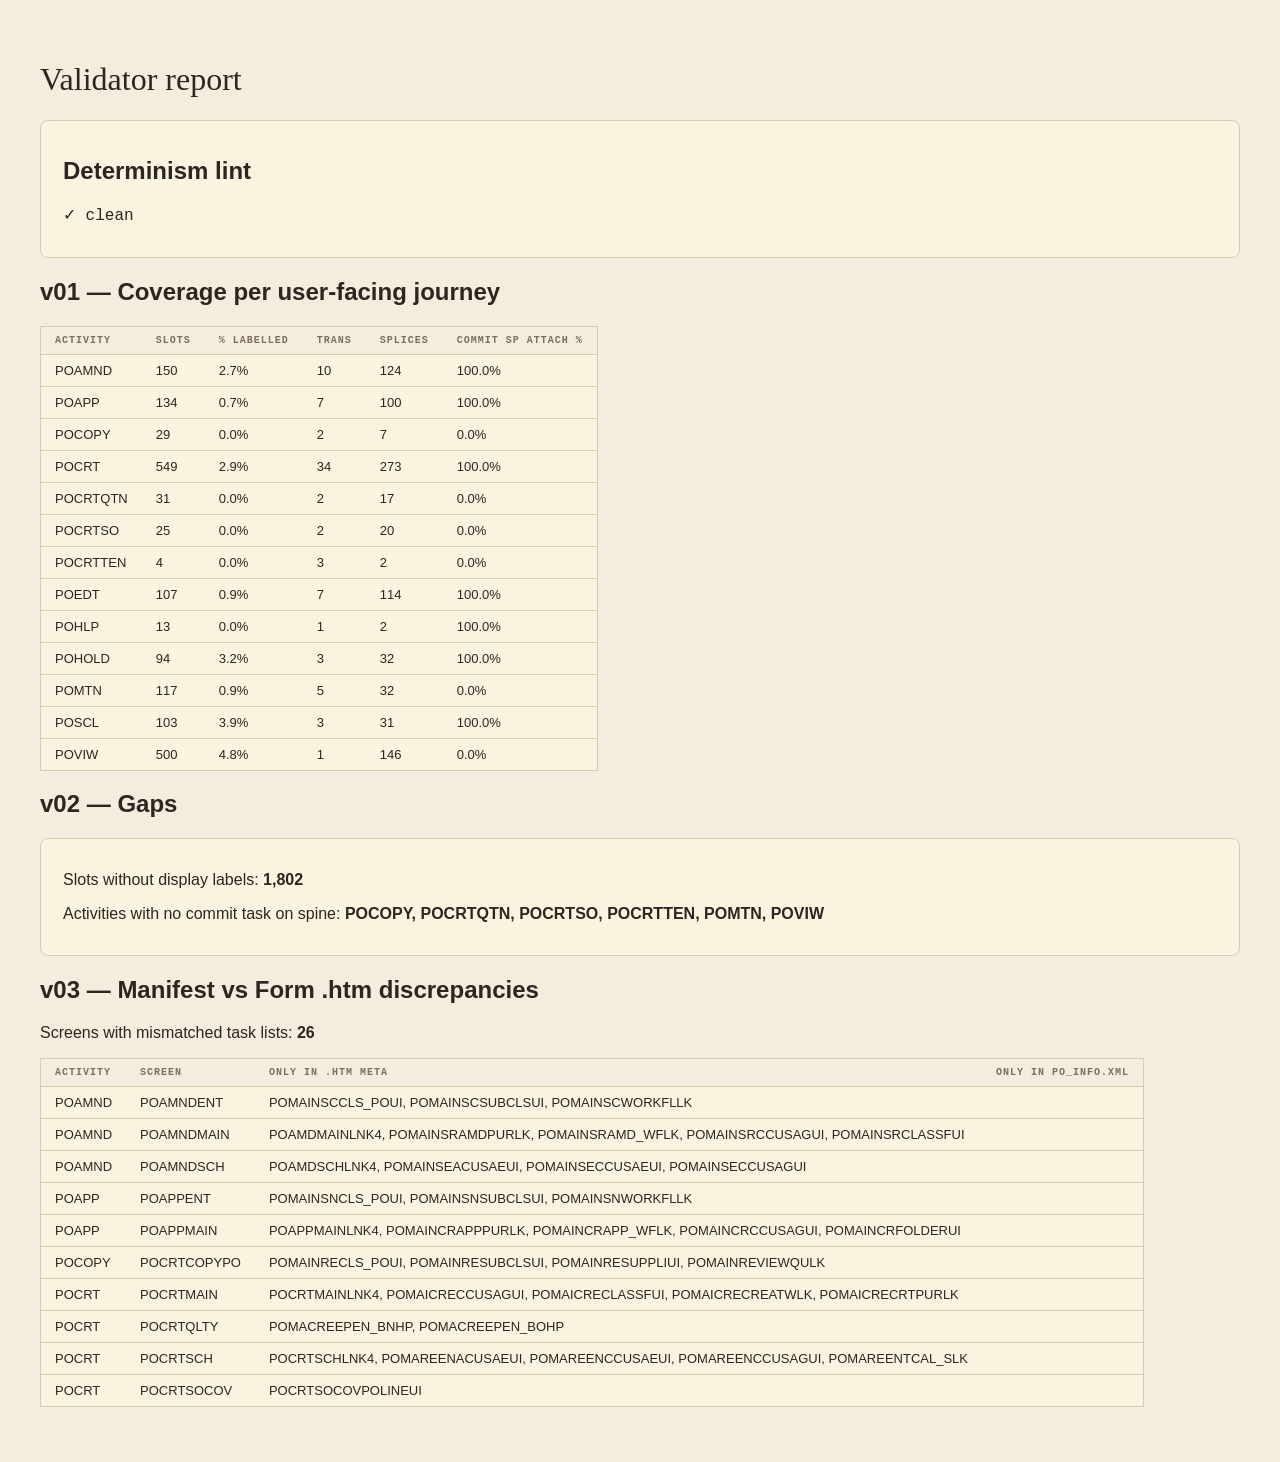
<file: out/validator/report.html>
<!DOCTYPE html>
<html><head><meta charset="UTF-8"><title>Validator report</title>
<style>
body { background:#f4ecdc; color:#2b2620; font-family:-apple-system,sans-serif; padding:32px; }
h1 { font-family:Georgia,serif; font-weight:500; }
table { border-collapse:collapse; background:#faf3df; border:1px solid #d8ccb0; border-radius:6px; margin:16px 0; }
th,td { text-align:left; padding:8px 14px; border-bottom:1px solid #d8ccb0; font-size:13px; }
th { font-family:'JetBrains Mono',monospace; font-size:10px; letter-spacing:0.1em; text-transform:uppercase; color:#7a6f5e; background:#f4ecdc; }
.card { background:#faf3df; border:1px solid #d8ccb0; border-radius:8px; padding:16px 22px; margin:8px 0; }
.mono { font-family:'JetBrains Mono',monospace; }
</style></head>
<body>
<h1>Validator report</h1>

<div class="card">
  <h2>Determinism lint</h2>
  <p class="mono">✓ clean</p>
</div>

<h2>v01 — Coverage per user-facing journey</h2>
<table>
<tr><th>Activity</th><th>Slots</th><th>% Labelled</th><th>TRANS</th><th>Splices</th><th>Commit SP attach %</th></tr>
<tr><td>POAMND</td><td>150</td><td>2.7%</td><td>10</td><td>124</td><td>100.0%</td></tr><tr><td>POAPP</td><td>134</td><td>0.7%</td><td>7</td><td>100</td><td>100.0%</td></tr><tr><td>POCOPY</td><td>29</td><td>0.0%</td><td>2</td><td>7</td><td>0.0%</td></tr><tr><td>POCRT</td><td>549</td><td>2.9%</td><td>34</td><td>273</td><td>100.0%</td></tr><tr><td>POCRTQTN</td><td>31</td><td>0.0%</td><td>2</td><td>17</td><td>0.0%</td></tr><tr><td>POCRTSO</td><td>25</td><td>0.0%</td><td>2</td><td>20</td><td>0.0%</td></tr><tr><td>POCRTTEN</td><td>4</td><td>0.0%</td><td>3</td><td>2</td><td>0.0%</td></tr><tr><td>POEDT</td><td>107</td><td>0.9%</td><td>7</td><td>114</td><td>100.0%</td></tr><tr><td>POHLP</td><td>13</td><td>0.0%</td><td>1</td><td>2</td><td>100.0%</td></tr><tr><td>POHOLD</td><td>94</td><td>3.2%</td><td>3</td><td>32</td><td>100.0%</td></tr><tr><td>POMTN</td><td>117</td><td>0.9%</td><td>5</td><td>32</td><td>0.0%</td></tr><tr><td>POSCL</td><td>103</td><td>3.9%</td><td>3</td><td>31</td><td>100.0%</td></tr><tr><td>POVIW</td><td>500</td><td>4.8%</td><td>1</td><td>146</td><td>0.0%</td></tr>
</table>

<h2>v02 — Gaps</h2>
<div class="card">
  <p>Slots without display labels: <b>1,802</b></p>
  <p>Activities with no commit task on spine: <b>POCOPY, POCRTQTN, POCRTSO, POCRTTEN, POMTN, POVIW</b></p>
</div>

<h2>v03 — Manifest vs Form .htm discrepancies</h2>
<p>Screens with mismatched task lists: <b>26</b></p>
<table>
<tr><th>Activity</th><th>Screen</th><th>Only in .htm meta</th><th>Only in PO_info.xml</th></tr>
<tr><td>POAMND</td><td>POAMNDENT</td><td>POMAINSCCLS_POUI, POMAINSCSUBCLSUI, POMAINSCWORKFLLK</td><td></td></tr><tr><td>POAMND</td><td>POAMNDMAIN</td><td>POAMDMAINLNK4, POMAINSRAMDPURLK, POMAINSRAMD_WFLK, POMAINSRCCUSAGUI, POMAINSRCLASSFUI</td><td></td></tr><tr><td>POAMND</td><td>POAMNDSCH</td><td>POAMDSCHLNK4, POMAINSEACUSAEUI, POMAINSECCUSAEUI, POMAINSECCUSAGUI</td><td></td></tr><tr><td>POAPP</td><td>POAPPENT</td><td>POMAINSNCLS_POUI, POMAINSNSUBCLSUI, POMAINSNWORKFLLK</td><td></td></tr><tr><td>POAPP</td><td>POAPPMAIN</td><td>POAPPMAINLNK4, POMAINCRAPPPURLK, POMAINCRAPP_WFLK, POMAINCRCCUSAGUI, POMAINCRFOLDERUI</td><td></td></tr><tr><td>POCOPY</td><td>POCRTCOPYPO</td><td>POMAINRECLS_POUI, POMAINRESUBCLSUI, POMAINRESUPPLIUI, POMAINREVIEWQULK</td><td></td></tr><tr><td>POCRT</td><td>POCRTMAIN</td><td>POCRTMAINLNK4, POMAICRECCUSAGUI, POMAICRECLASSFUI, POMAICRECREATWLK, POMAICRECRTPURLK</td><td></td></tr><tr><td>POCRT</td><td>POCRTQLTY</td><td>POMACREEPEN_BNHP, POMACREEPEN_BOHP</td><td></td></tr><tr><td>POCRT</td><td>POCRTSCH</td><td>POCRTSCHLNK4, POMAREENACUSAEUI, POMAREENCCUSAEUI, POMAREENCCUSAGUI, POMAREENTCAL_SLK</td><td></td></tr><tr><td>POCRT</td><td>POCRTSOCOV</td><td>POCRTSOCOVPOLINEUI</td><td></td></tr>
</table>

</body></html>
</file>
<file: out/viewer/styles.css>
:root {
  --cream:#f4ecdc; --cream-2:#ede2c8;
  --ink:#2b2620; --ink-2:#4a4238;
  --muted:#7a6f5e; --muted-2:#a59881;
  --purple:#6b5b8e; --purple-soft:#c4b8e4; --purple-bg:#ede5f5;
  --green:#3d5c3d; --terracotta:#c47a5a;
  --rule:#d8ccb0; --code:#f8f1de;
}
* { box-sizing:border-box; margin:0; padding:0; }
html, body { background:var(--cream); color:var(--ink); font-family:'Inter',-apple-system,sans-serif; font-size:14px; line-height:1.55; }
.layout { display:grid; grid-template-columns:260px 1fr; min-height:100vh; }
.nav { background:#ebe0c6; border-right:1px solid var(--rule); padding:24px 18px; overflow-y:auto; }
.nav .title { font-family:'Fraunces',serif; font-weight:500; font-size:18px; letter-spacing:-0.01em; margin-bottom:18px; }
.nav .section { font-family:'JetBrains Mono',monospace; font-size:10px; letter-spacing:0.1em; color:var(--muted); margin:18px 0 6px; }
.nav-item { padding:6px 10px; border-radius:5px; cursor:pointer; font-size:13px; display:flex; justify-content:space-between; align-items:center; }
.nav-item:hover { background:rgba(196,184,228,0.2); }
.nav-item.active { background:var(--purple-bg); color:var(--purple); font-weight:500; }
.nav-item .count { font-family:'JetBrains Mono',monospace; font-size:10px; color:var(--muted); }
.content { padding:40px 56px; max-width:1100px; overflow-x:hidden; }
h1.page-title { font-family:'Fraunces',serif; font-weight:500; font-size:40px; letter-spacing:-0.02em; margin-bottom:6px; }
.page-sub { font-family:'JetBrains Mono',monospace; font-size:11px; color:var(--muted); margin-bottom:32px; }
h2.section-h { font-family:'Fraunces',serif; font-weight:500; font-size:24px; margin:36px 0 12px; }
.card { background:#faf3df; border:1px solid var(--rule); border-radius:10px; padding:18px 22px; margin:12px 0; }
.card.spine-step { display:grid; grid-template-columns:120px 1fr; gap:18px; }
.card.spine-step .phase { font-family:'JetBrains Mono',monospace; font-size:10px; letter-spacing:0.1em; text-transform:uppercase; color:var(--purple); padding-top:4px; }
.card.spine-step .task { font-family:'JetBrains Mono',monospace; font-size:12px; color:var(--ink); font-weight:500; margin-bottom:4px; }
.card.spine-step .desc { font-size:13px; color:var(--ink-2); margin-bottom:6px; }
.sp-chain { margin-top:8px; }
.sp-chain .sp { display:inline-block; padding:2px 8px; border-radius:10px; background:var(--code); border:1px solid var(--rule); font-family:'JetBrains Mono',monospace; font-size:10px; margin:2px 4px 2px 0; color:var(--purple); }
.splice-card { padding:10px 14px; border-left:3px solid var(--purple-soft); background:rgba(196,184,228,0.08); border-radius:4px; margin:6px 0; font-size:13px; }
.splice-card .label { font-family:'JetBrains Mono',monospace; font-size:10px; color:var(--purple); letter-spacing:0.08em; text-transform:uppercase; }
.splice-card .trigger { font-family:'JetBrains Mono',monospace; font-size:11px; color:var(--terracotta); }
.summary-grid { display:grid; grid-template-columns:repeat(4,1fr); gap:12px; margin:20px 0; }
.summary-grid .stat { background:#faf3df; border:1px solid var(--rule); border-radius:8px; padding:14px 18px; }
.summary-grid .stat .lbl { font-family:'JetBrains Mono',monospace; font-size:10px; color:var(--muted); letter-spacing:0.1em; text-transform:uppercase; margin-bottom:6px; }
.summary-grid .stat .big { font-family:'Fraunces',serif; font-size:28px; font-weight:500; }
table.slots { width:100%; border-collapse:collapse; margin:12px 0; font-size:12px; }
table.slots th, table.slots td { text-align:left; padding:6px 10px; border-bottom:1px solid var(--rule); }
table.slots th { font-family:'JetBrains Mono',monospace; font-size:10px; color:var(--muted); text-transform:uppercase; letter-spacing:0.08em; }
.mono { font-family:'JetBrains Mono',monospace; font-size:11px; }
.loading { color:var(--muted); padding:80px; text-align:center; font-family:'JetBrains Mono',monospace; }
.edge-row { padding:8px 12px; background:rgba(196,184,228,0.1); border-radius:4px; margin:4px 0; font-size:13px; }
.edge-row .arrow { color:var(--purple); margin:0 8px; }
</file>
